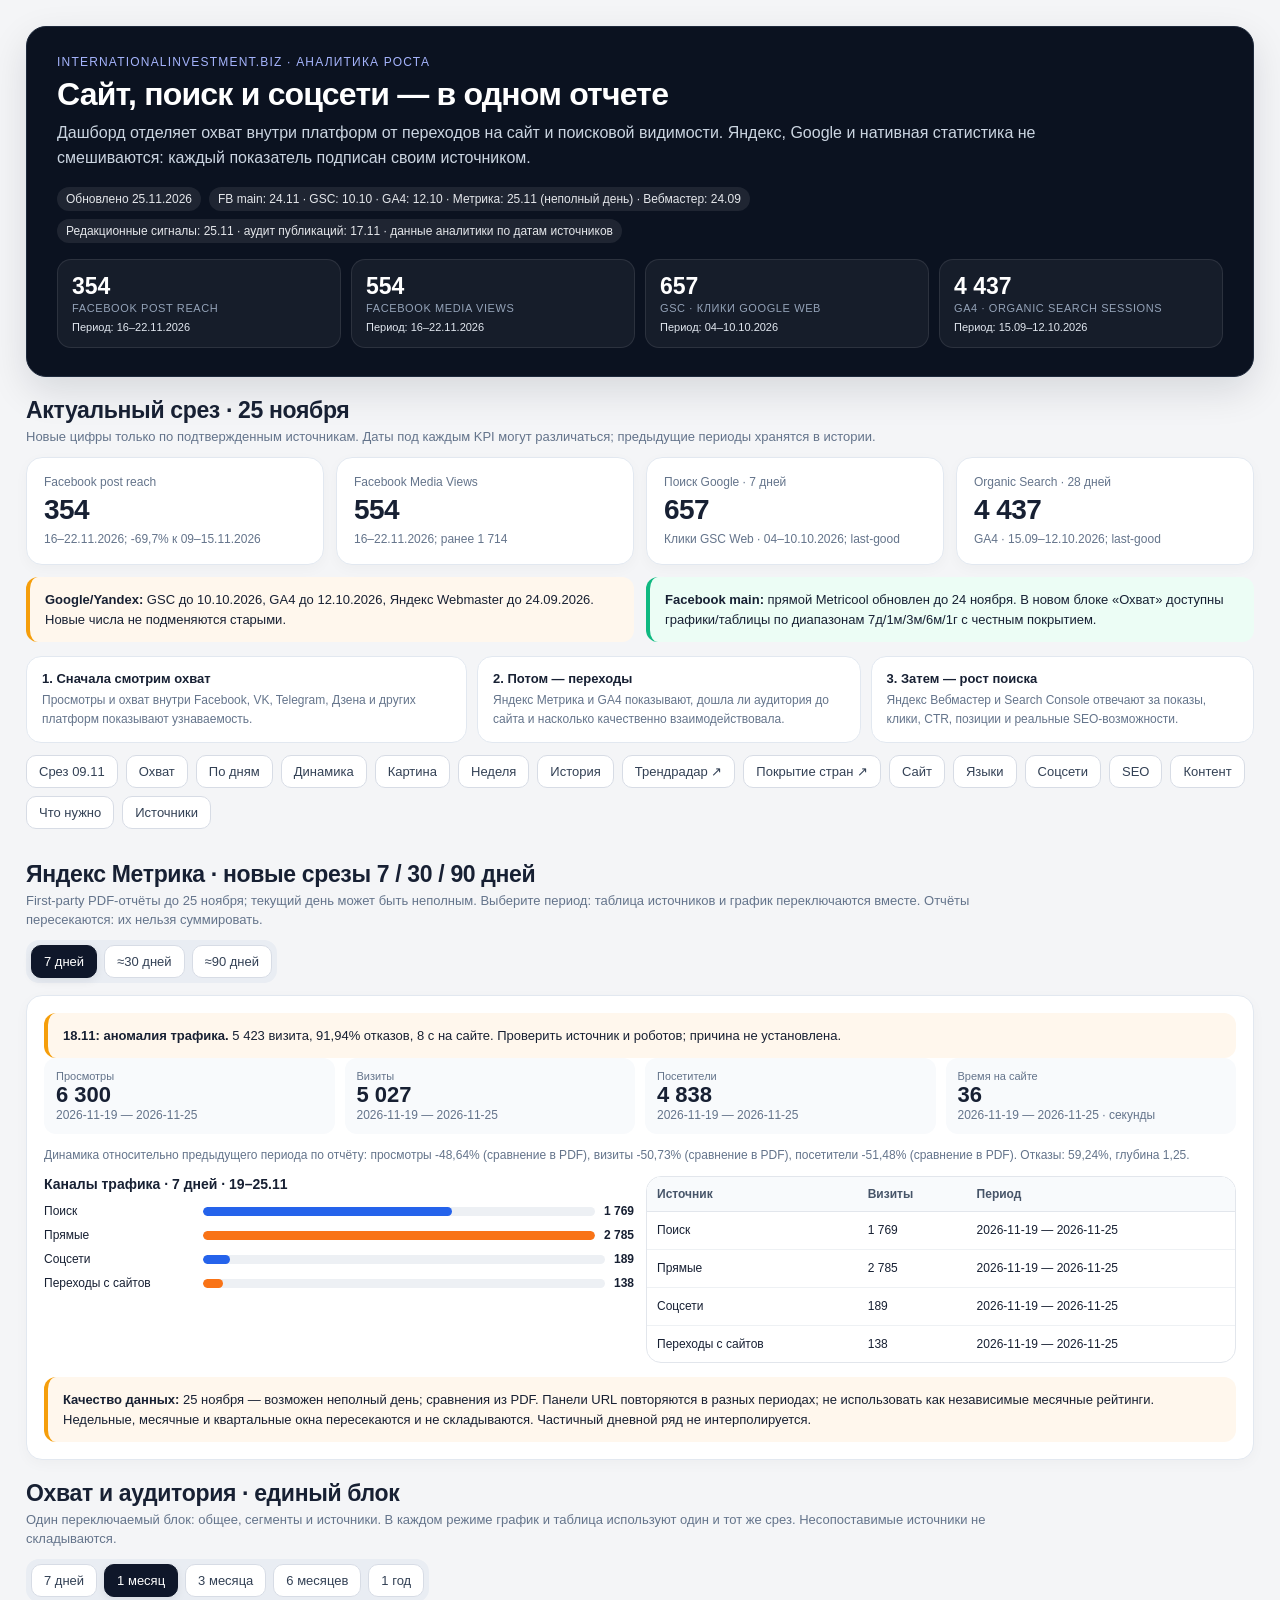
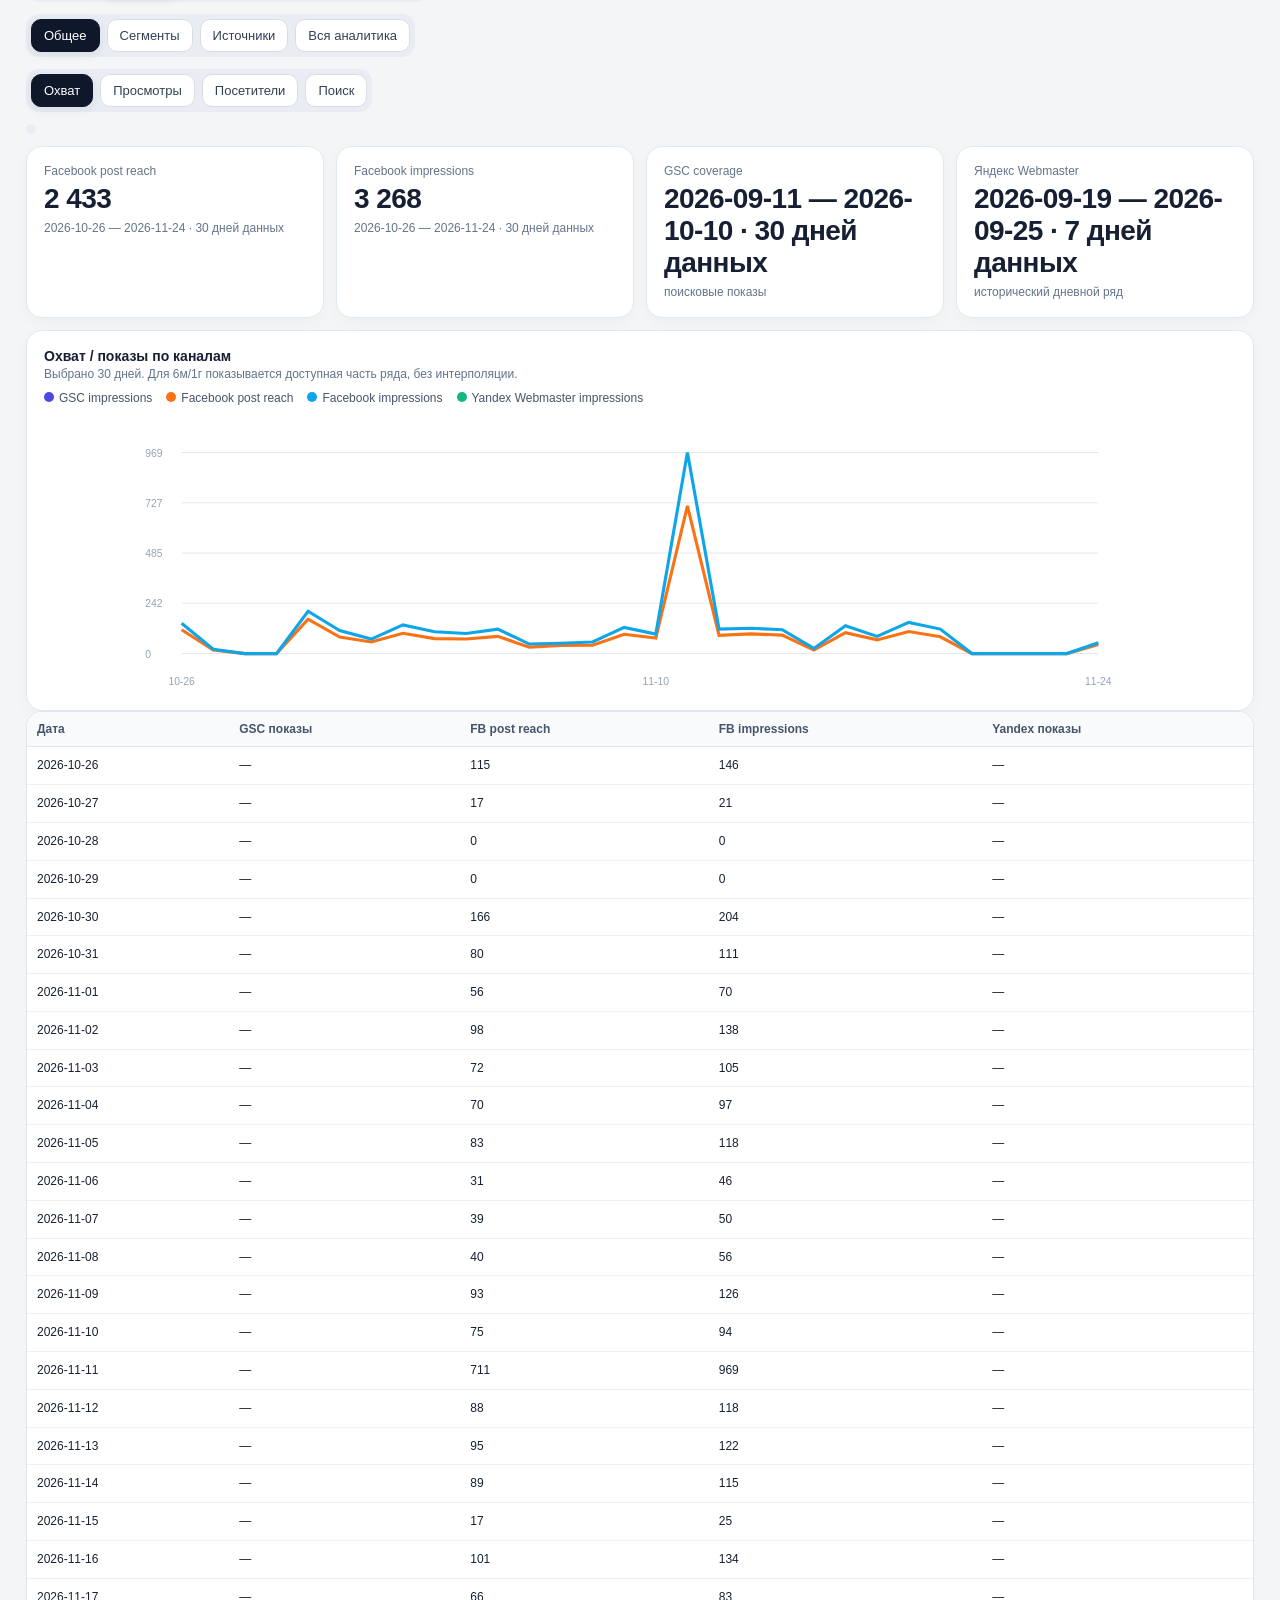
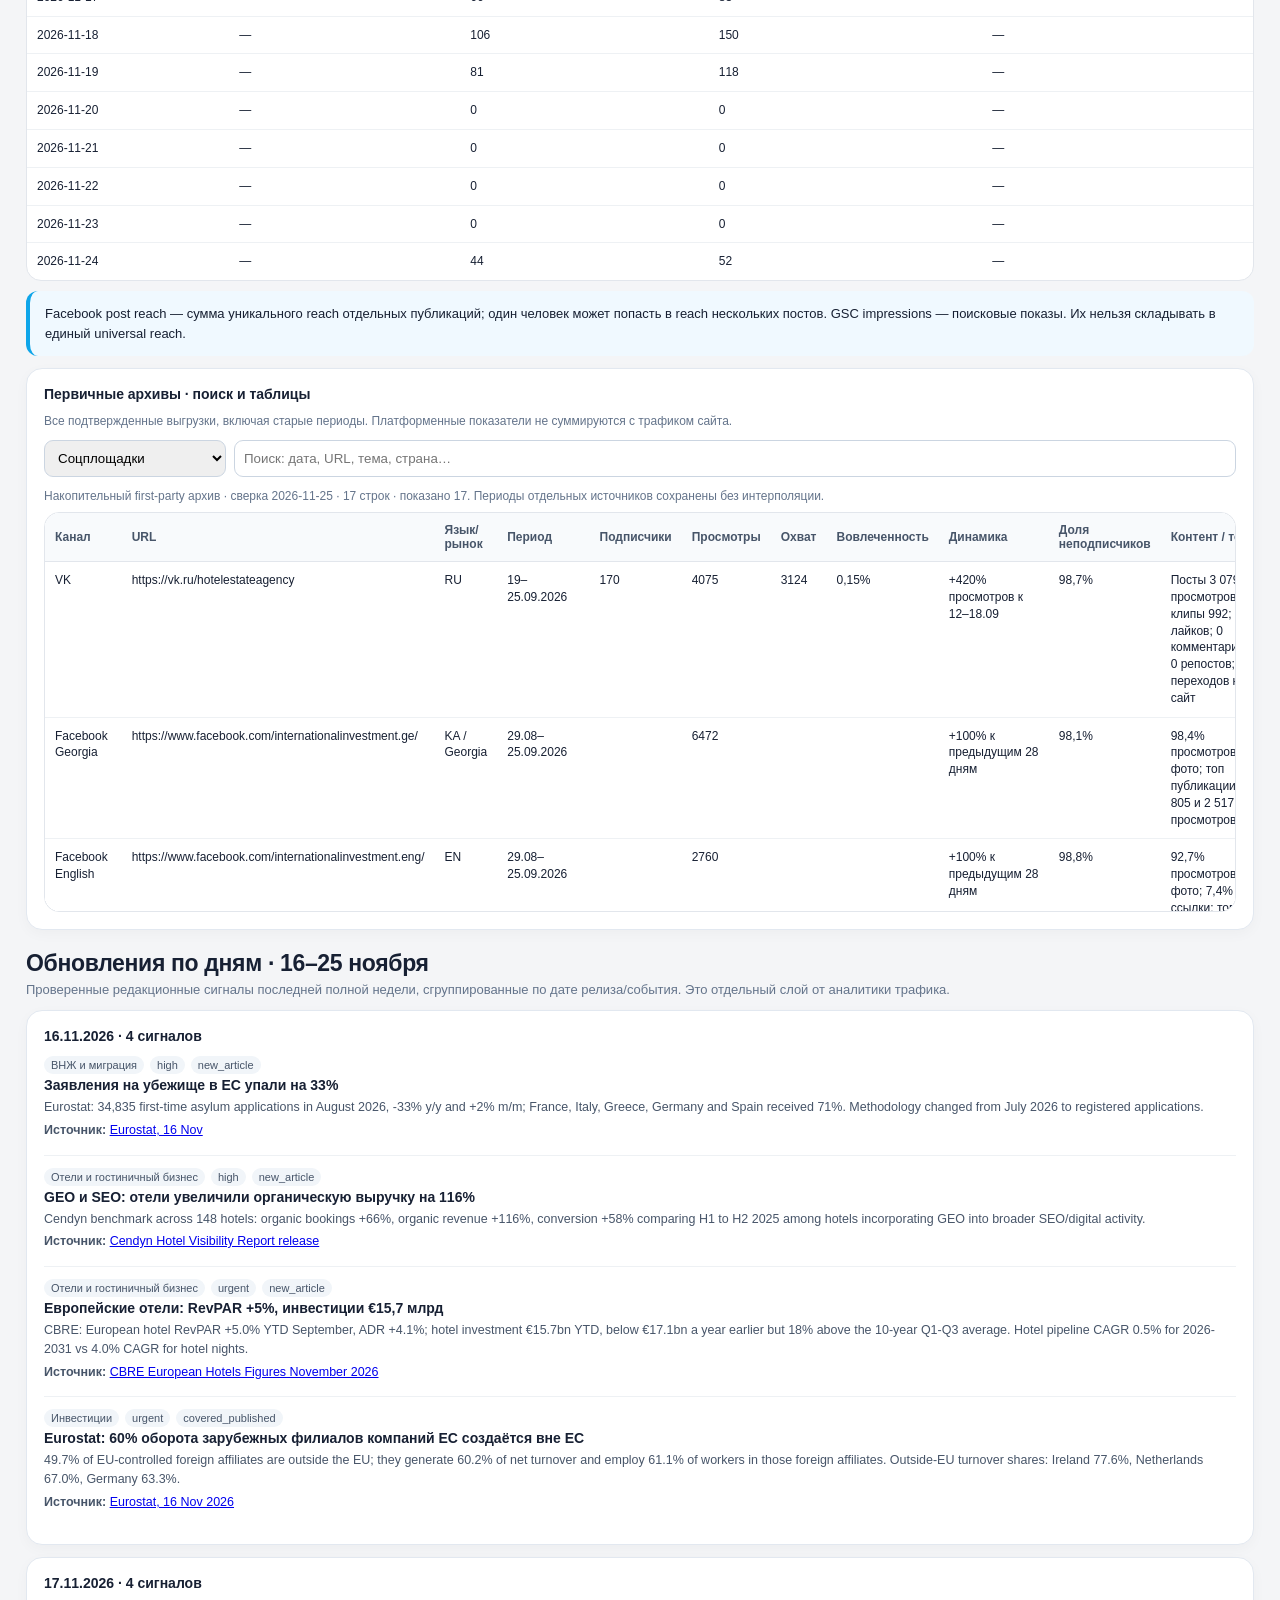
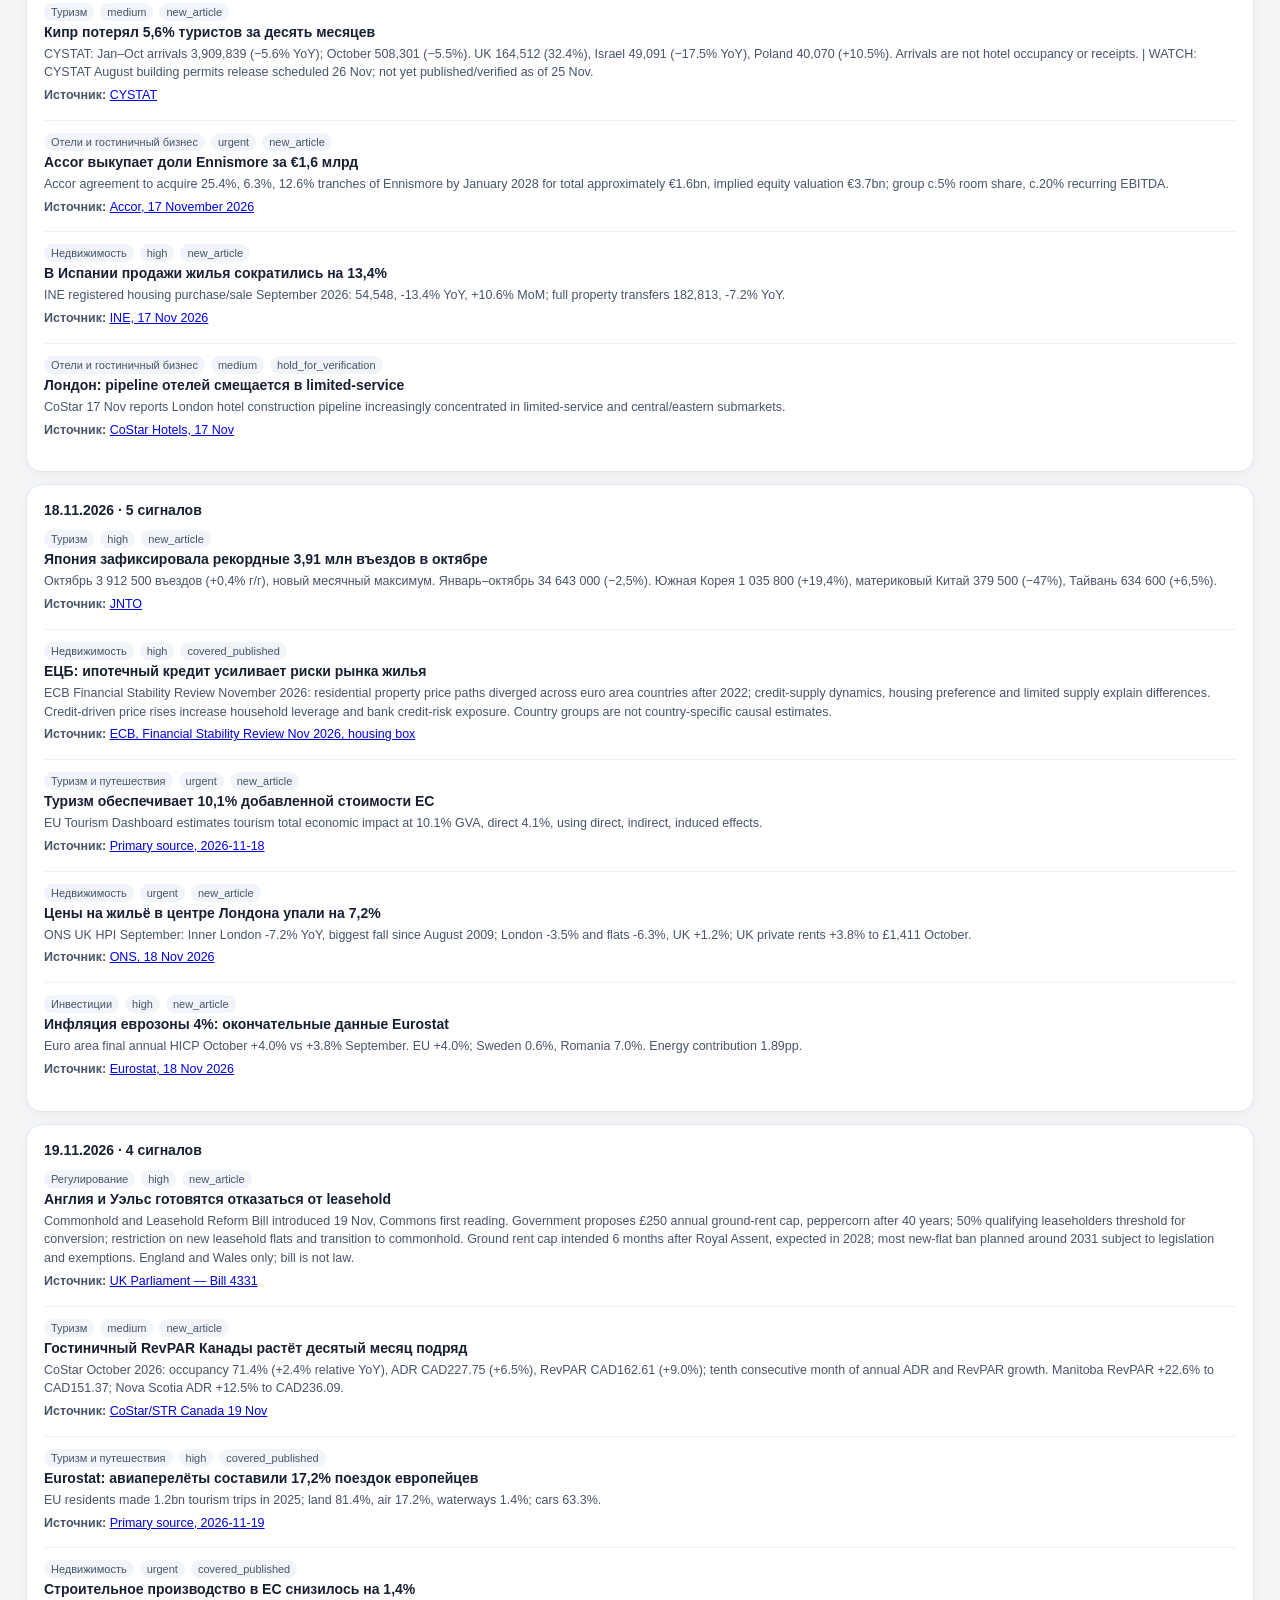
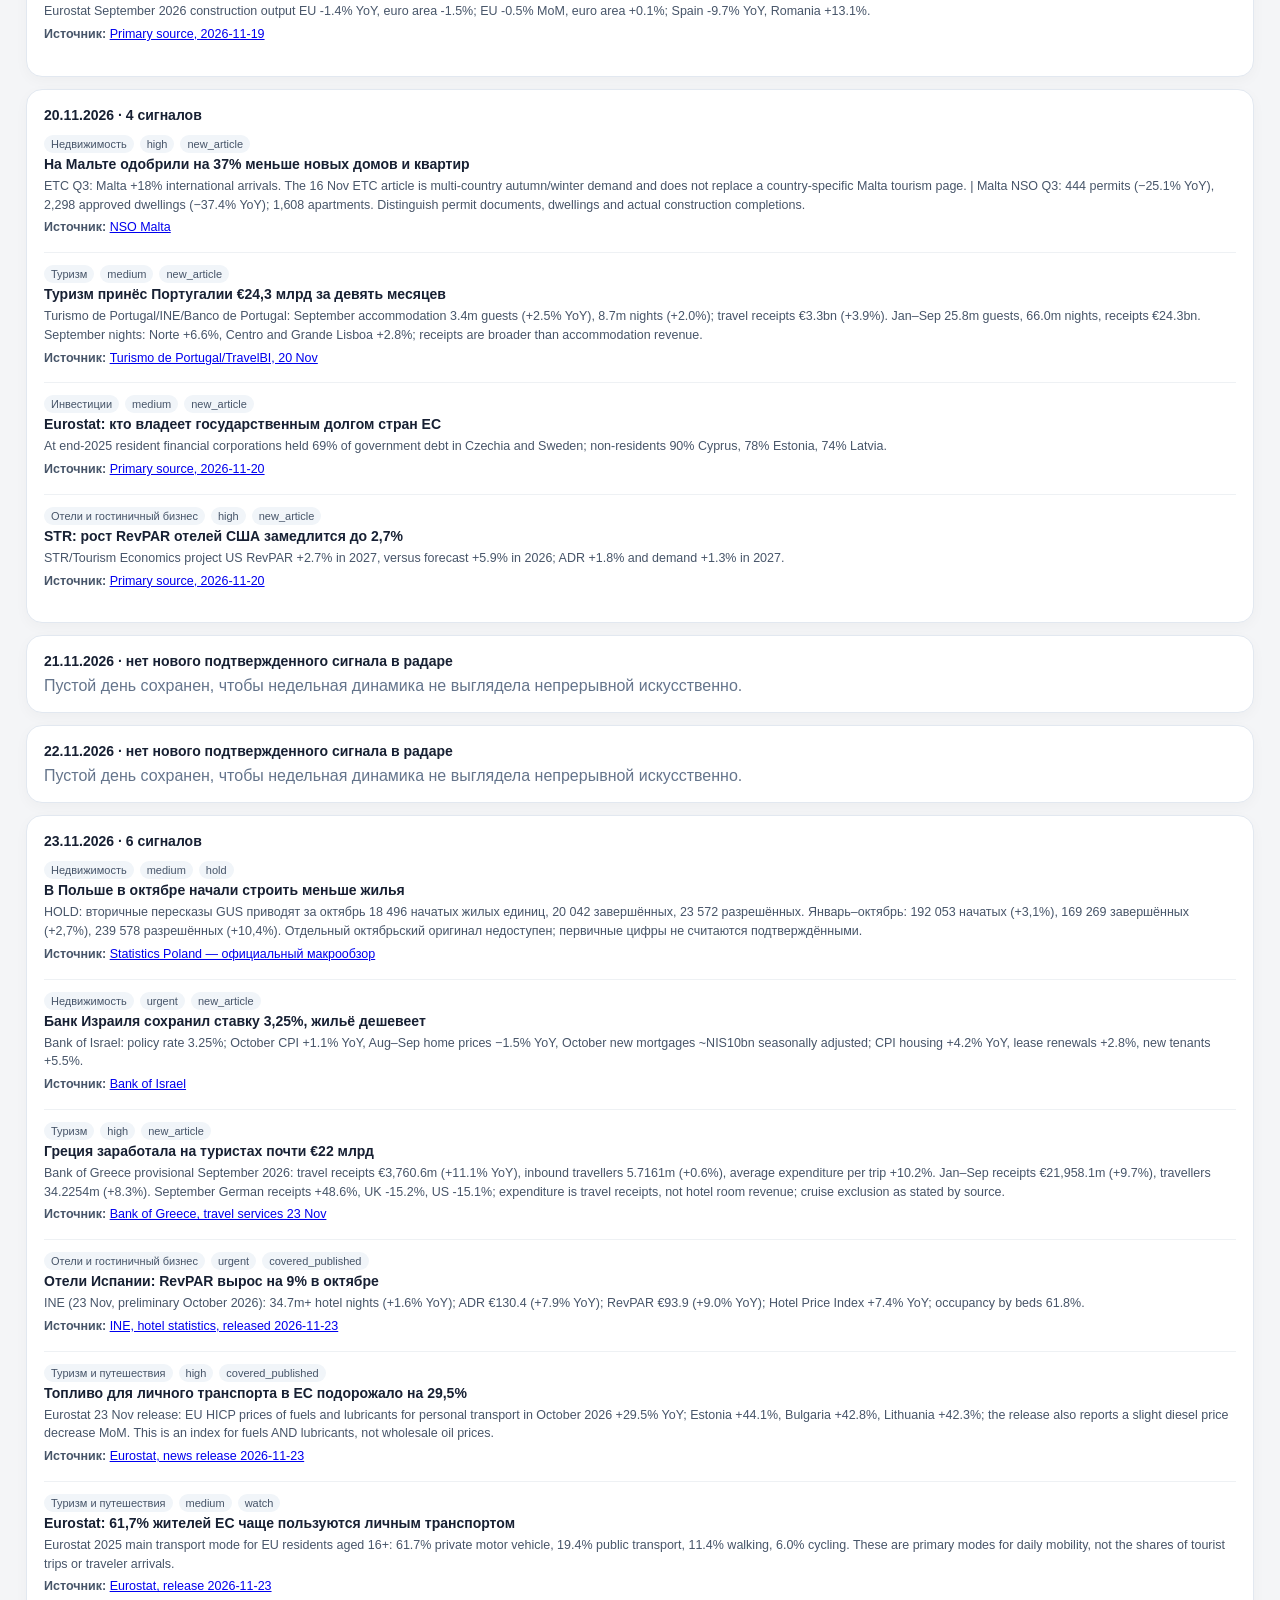
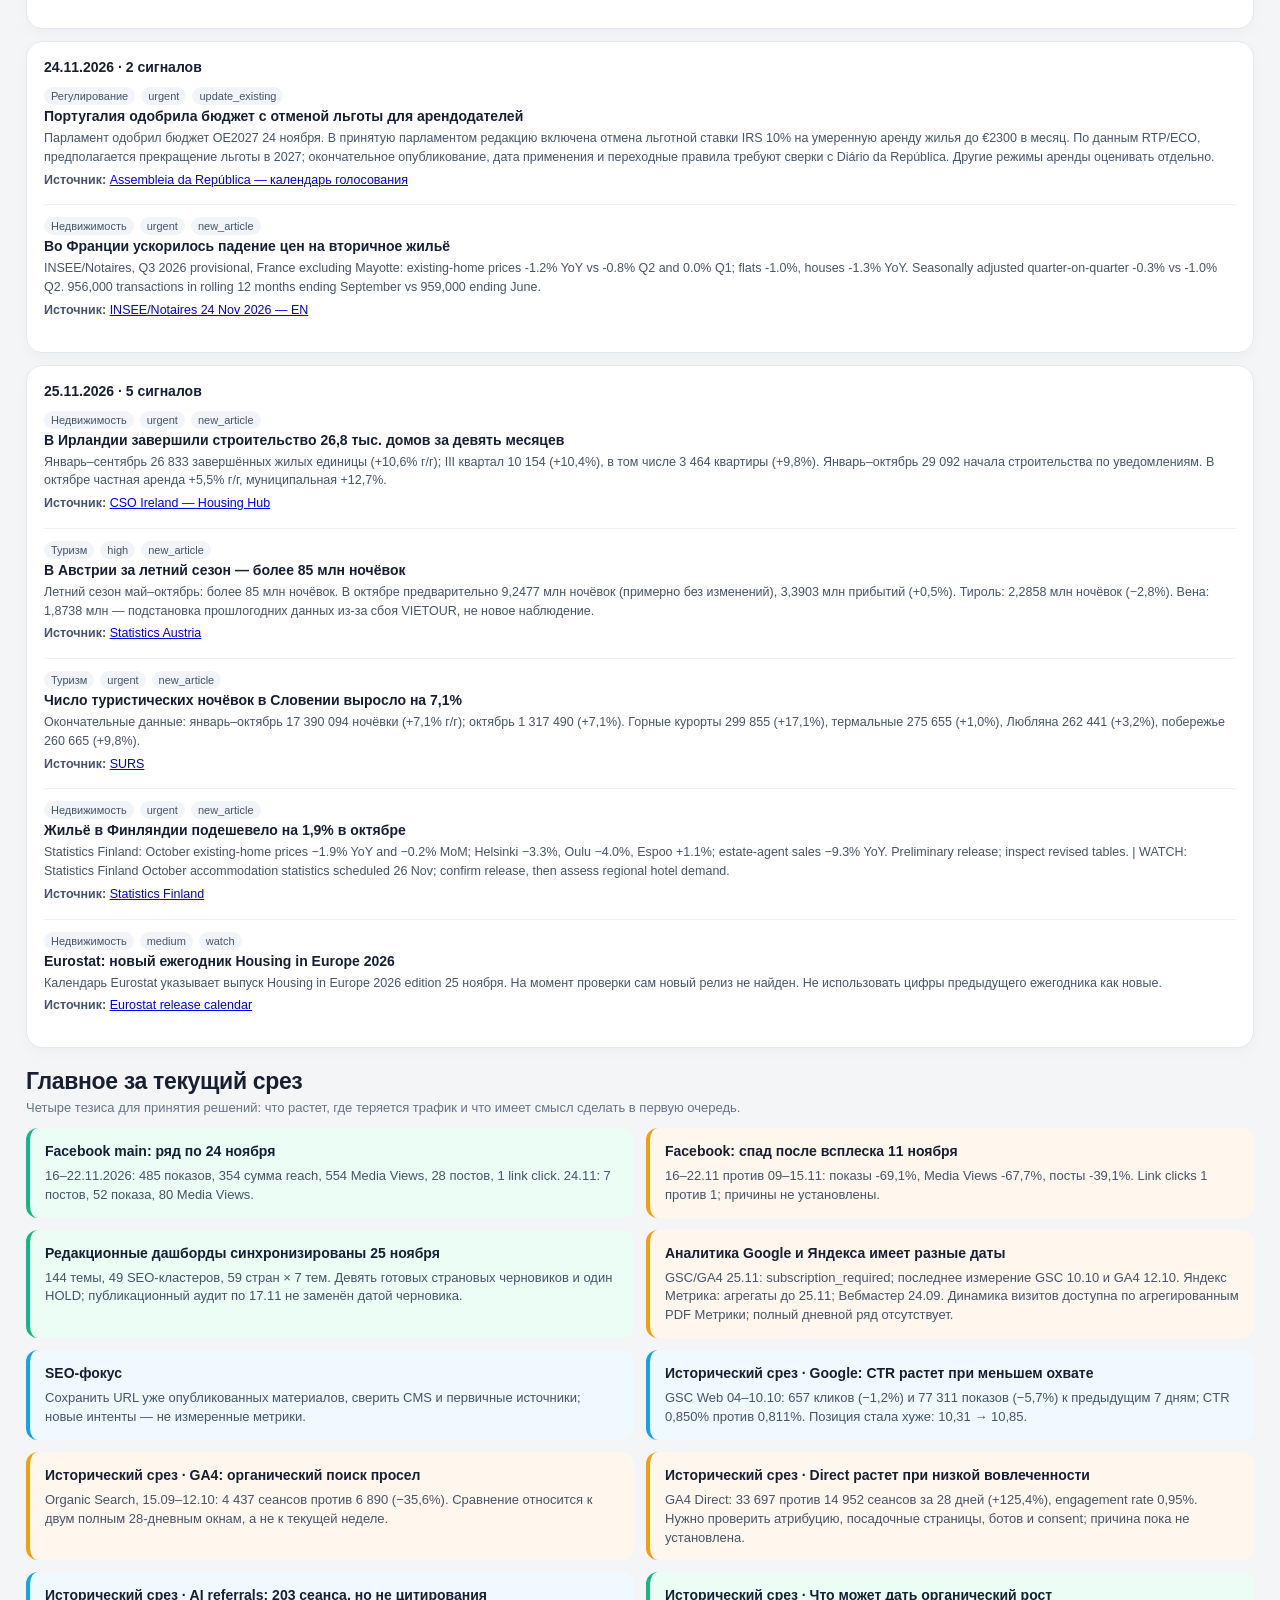
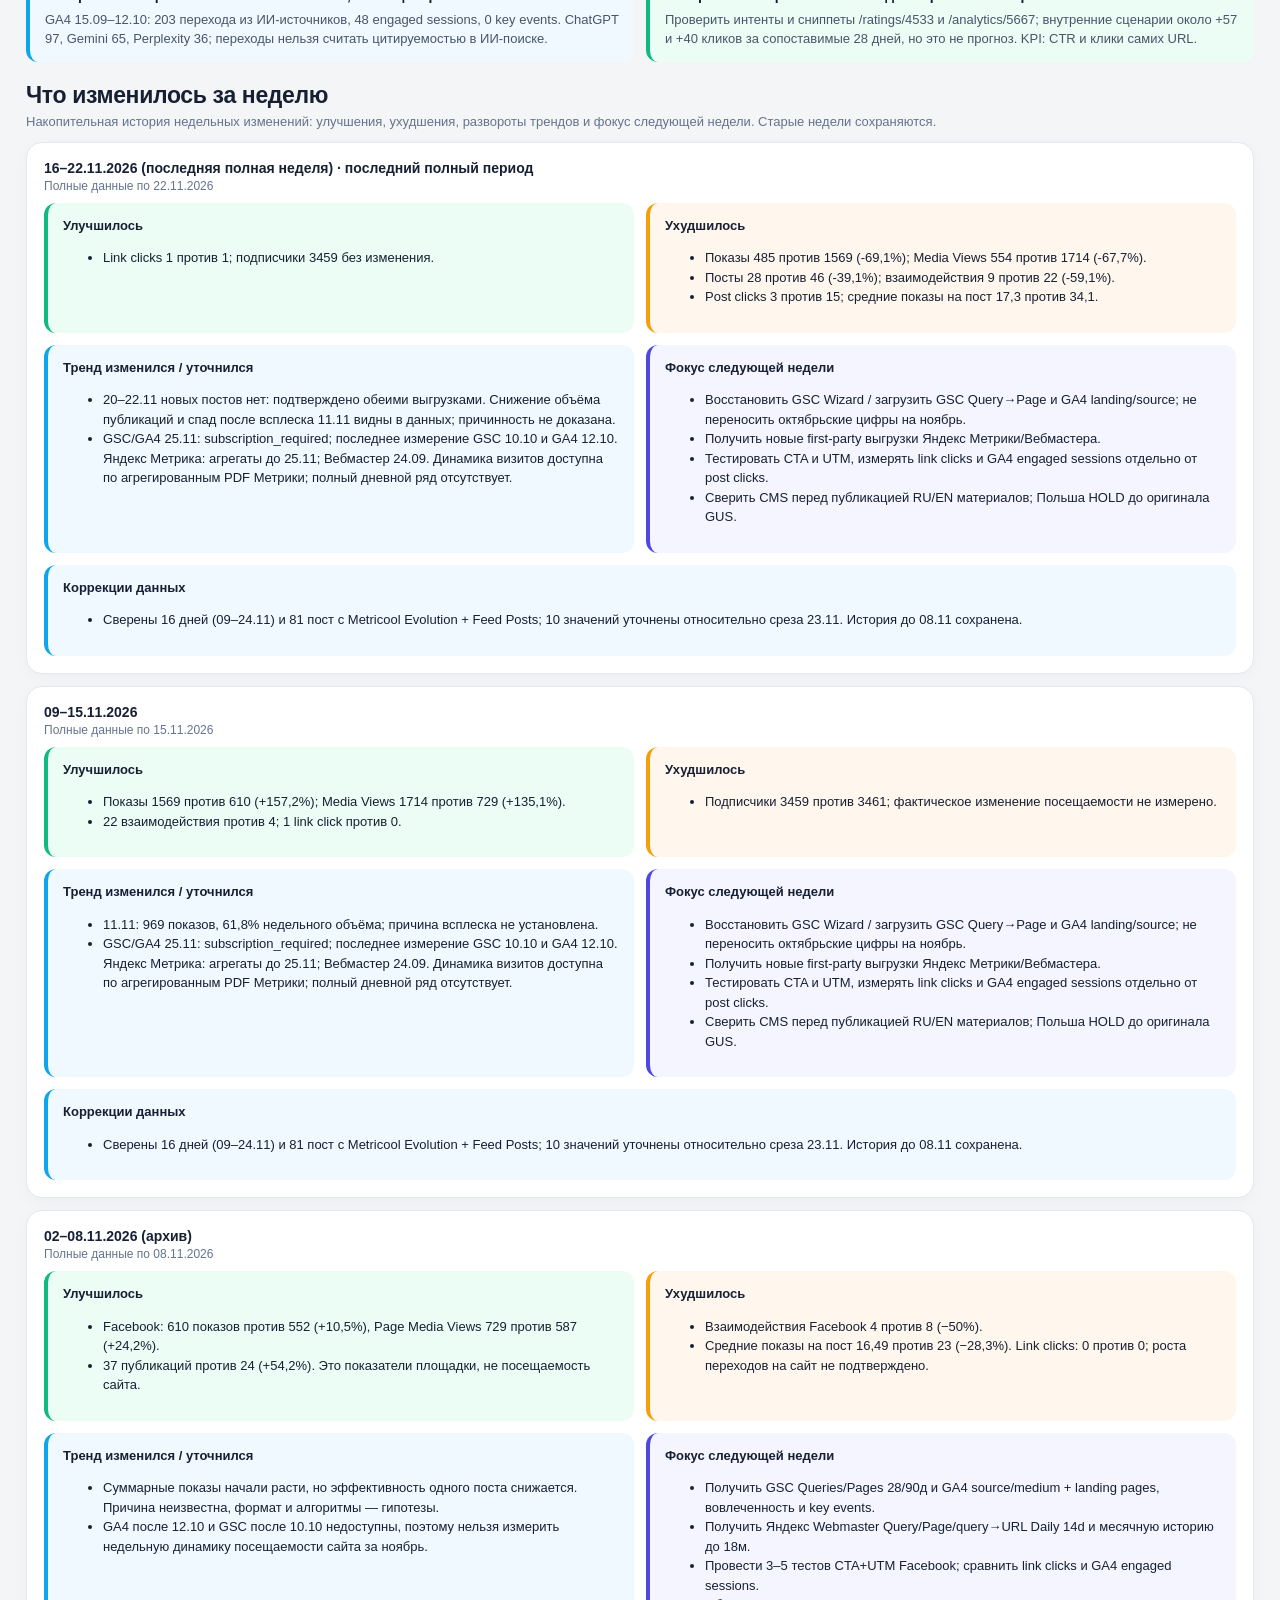
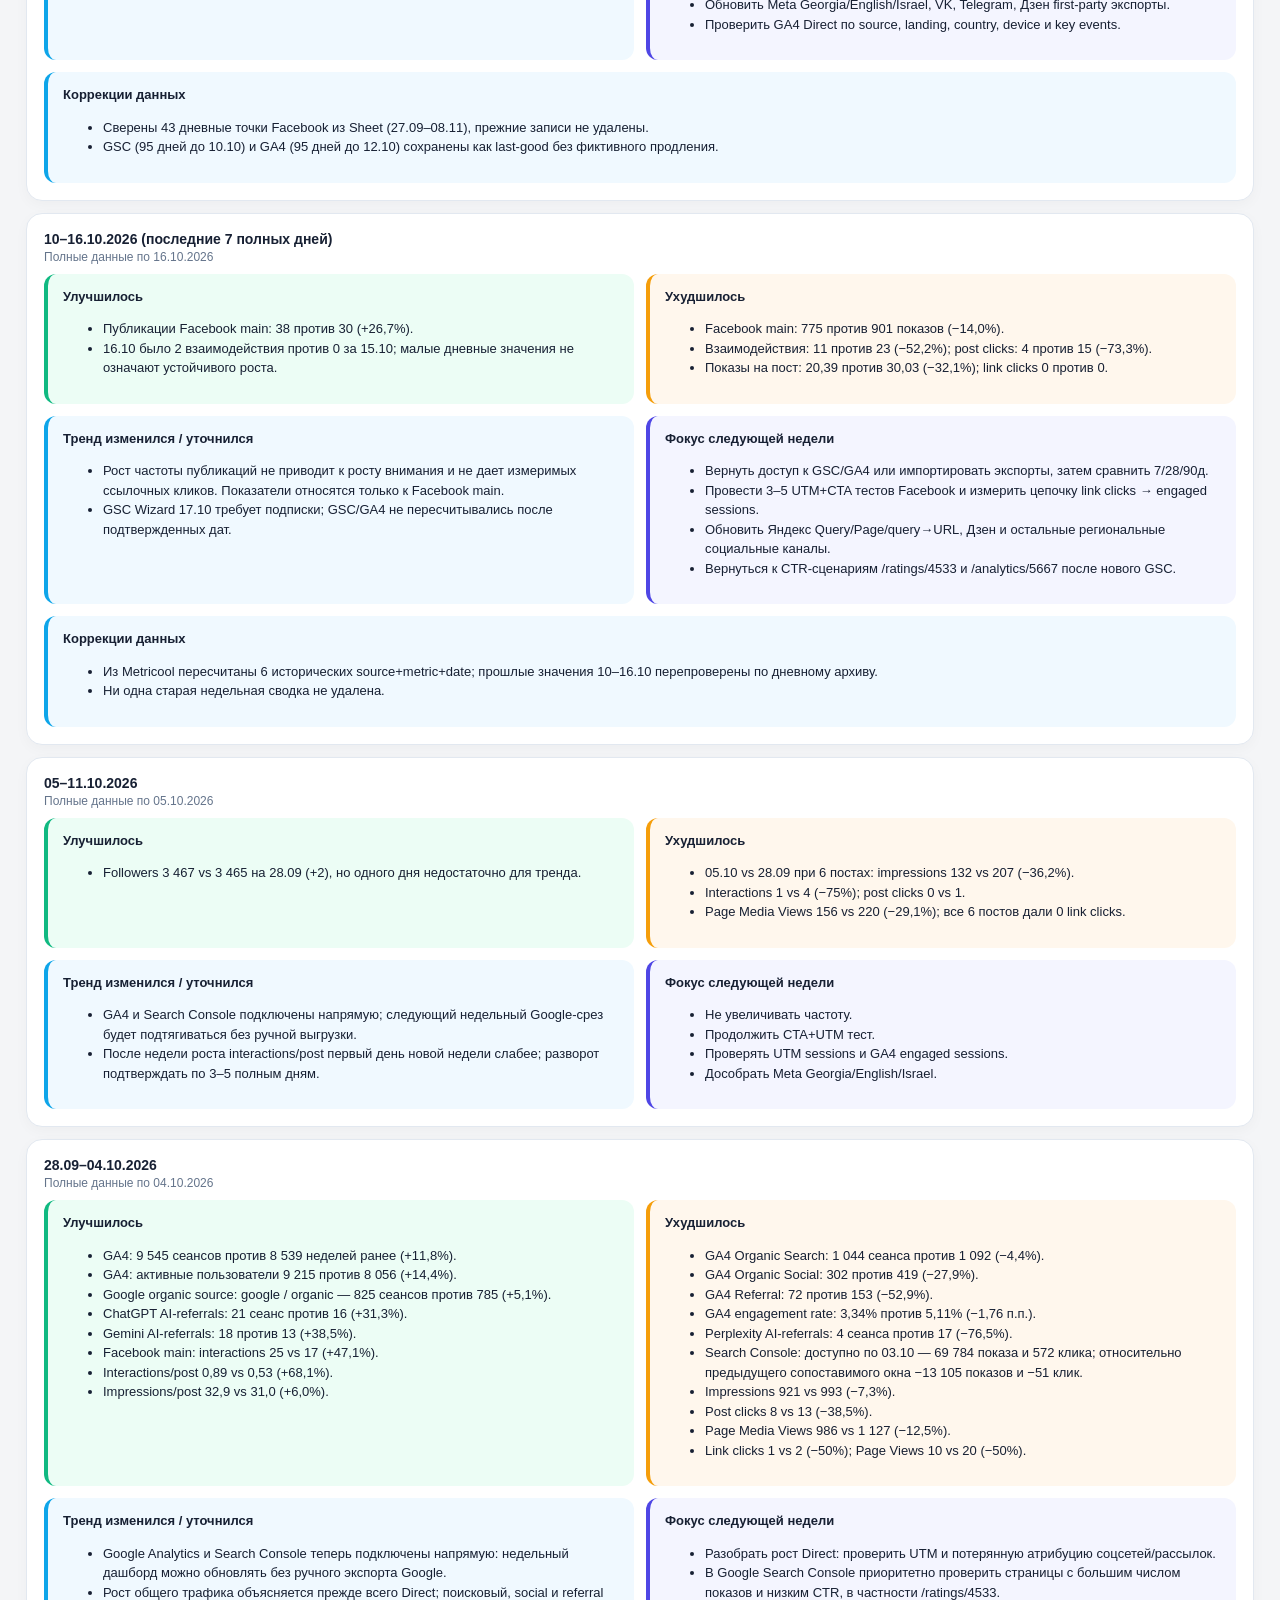
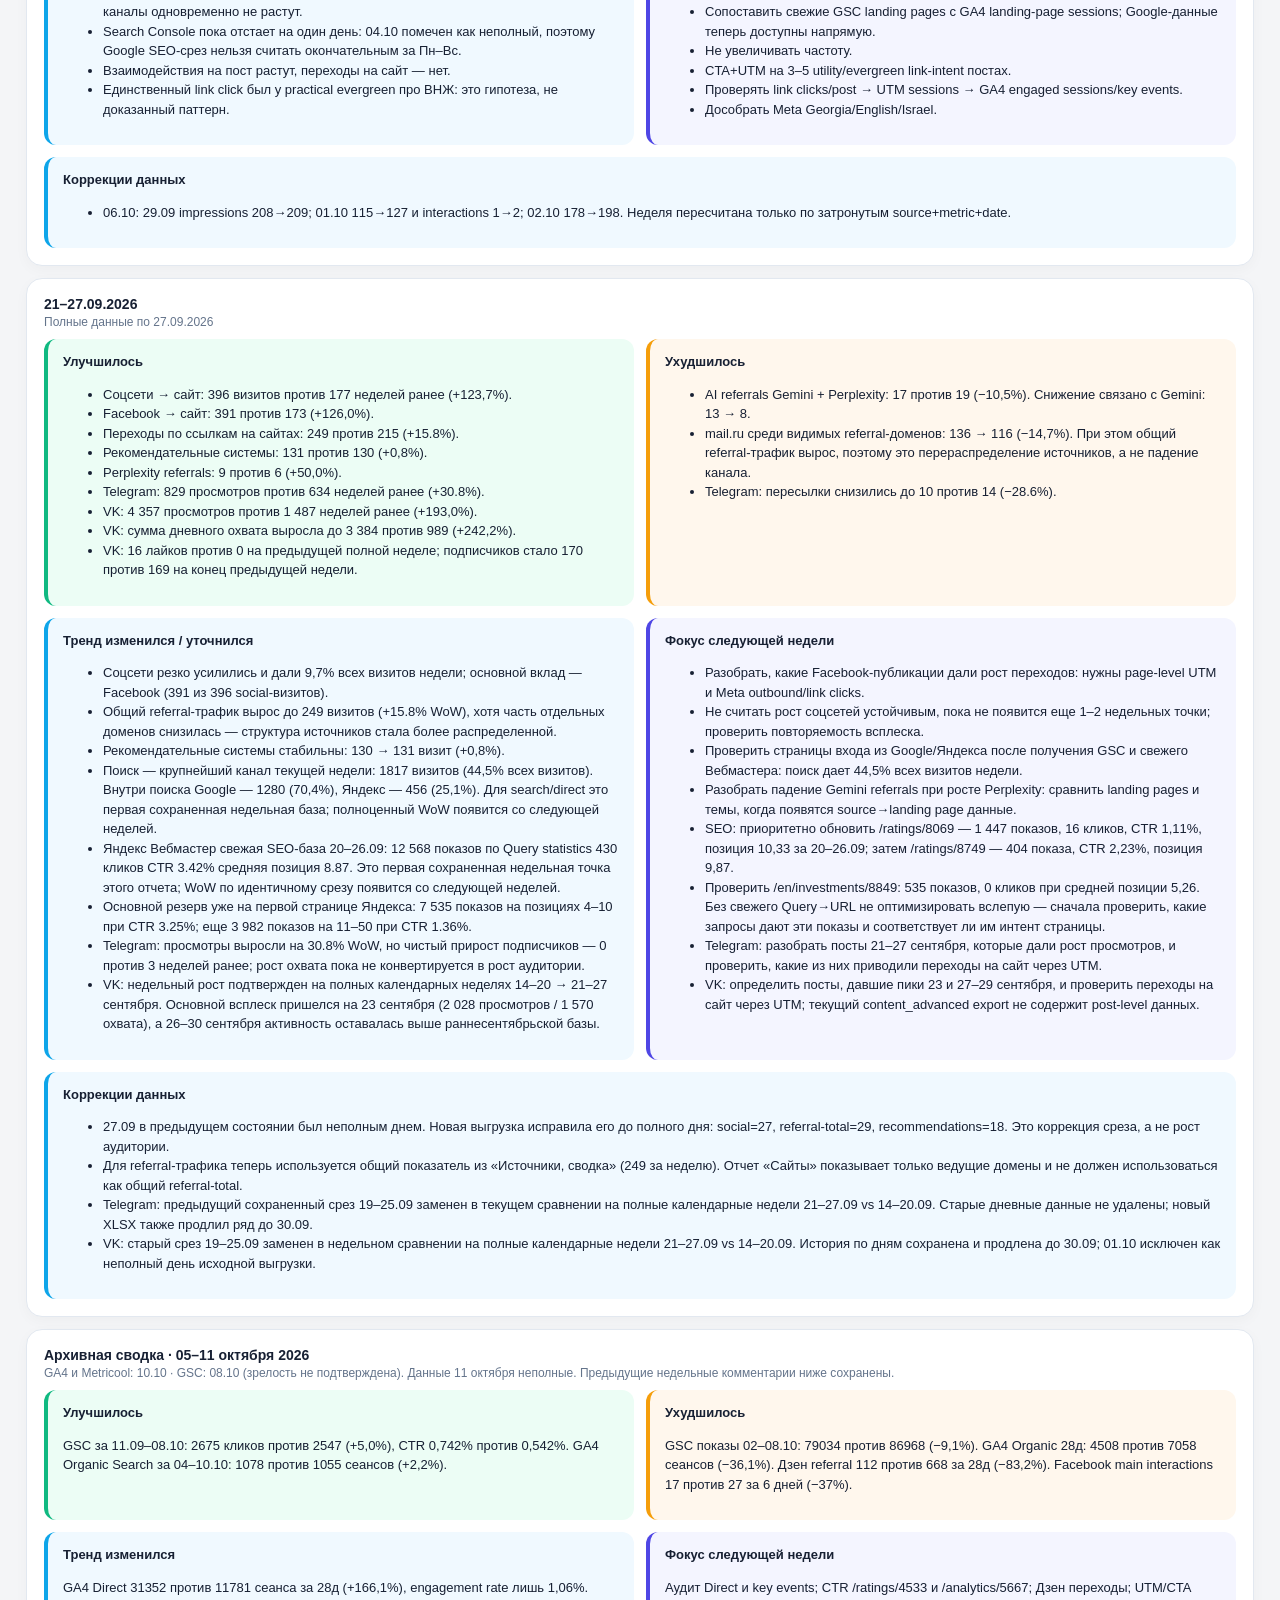
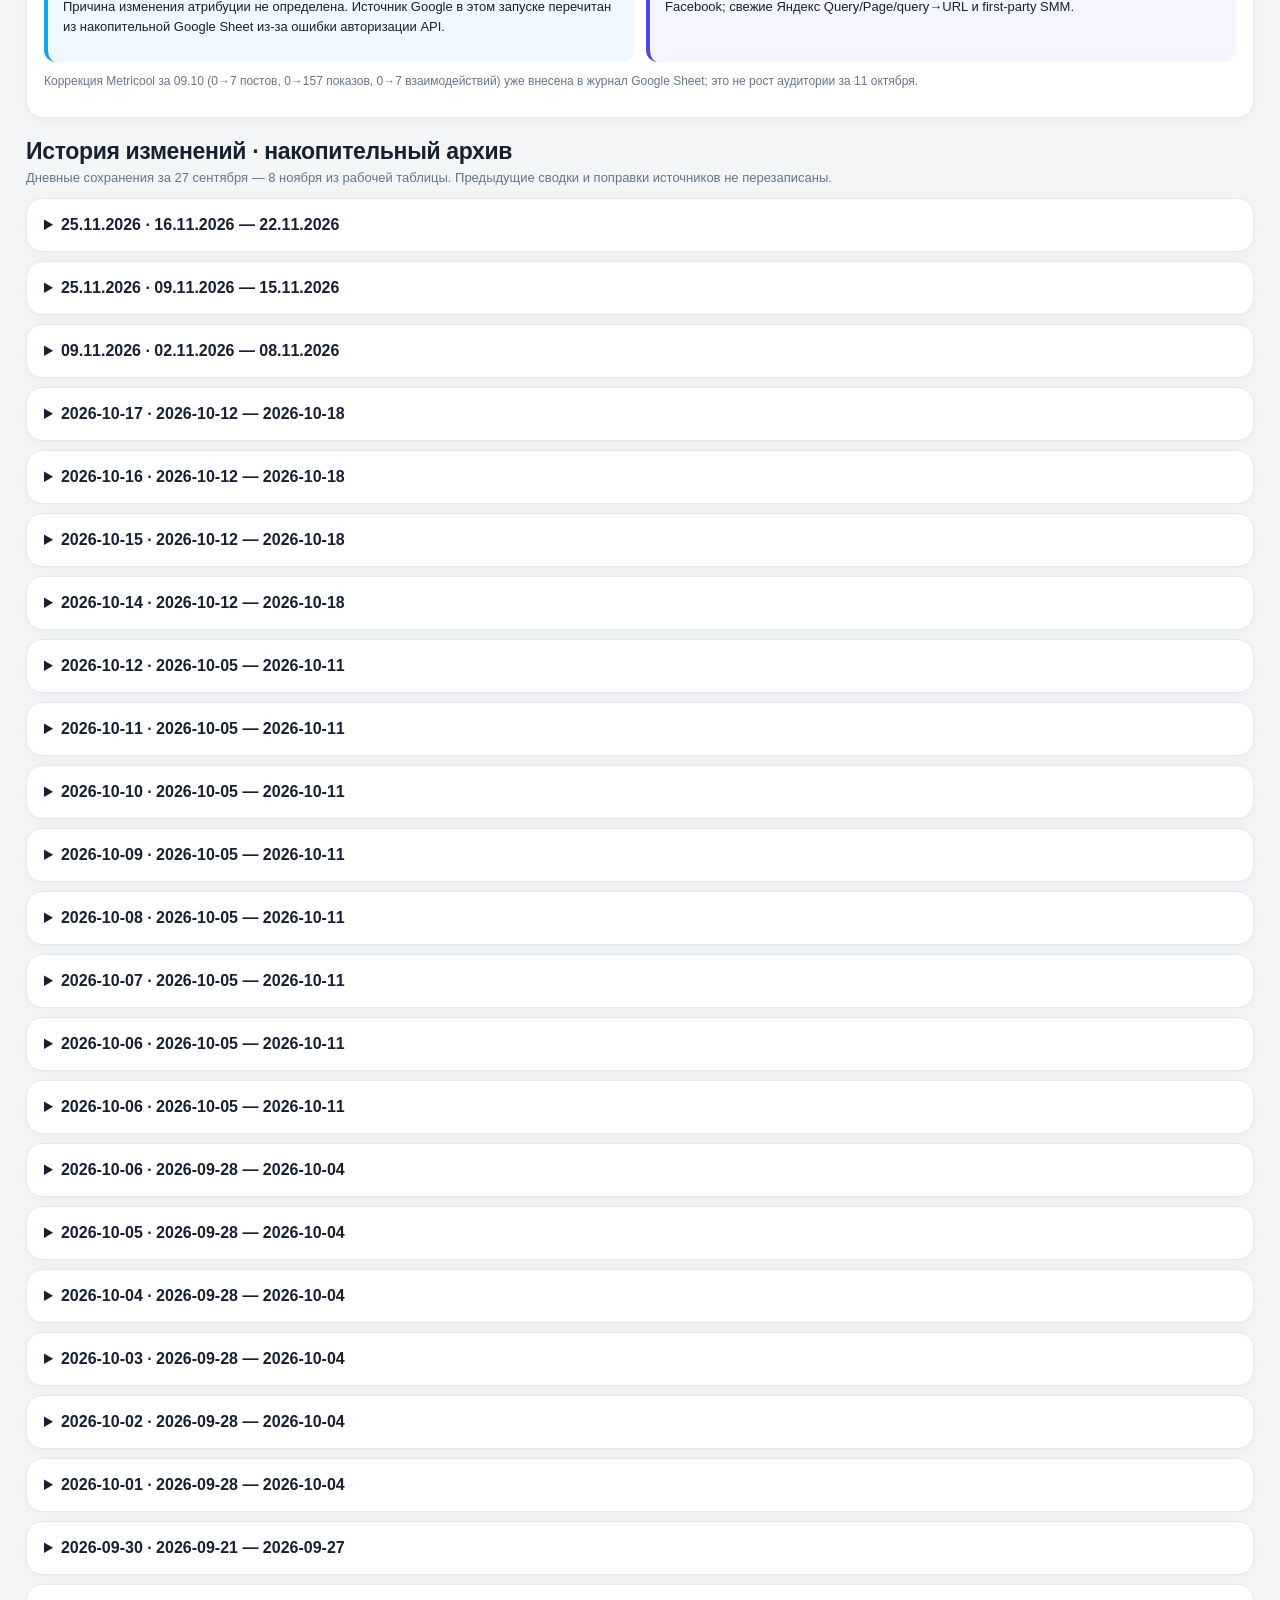
<file: index.html>
<!doctype html><html lang="ru"><head><meta charset="utf-8"><meta name="viewport" content="width=device-width,initial-scale=1"><title>International Investment — единый аналитический дашборд</title><style>*{box-sizing:border-box}body{margin:0;background:#f4f5f7;color:#172033;font-family:Inter,ui-sans-serif,-apple-system,BlinkMacSystemFont,"Segoe UI",Arial,sans-serif}.wrap{max-width:1380px;margin:auto;padding:26px}.top{background:#0b1220;color:white;border-radius:20px;padding:28px 30px;box-shadow:0 14px 38px #0b12201f;border:1px solid #1e293b}.eyebrow{font-size:12px;text-transform:uppercase;letter-spacing:.1em;color:#a5b4fc}.top h1{font-size:32px;margin:7px 0 8px;letter-spacing:-.025em}.top p{margin:0;color:#cbd5e1;max-width:1020px;line-height:1.55}.heroKpis{display:grid;grid-template-columns:repeat(4,minmax(0,1fr));gap:10px;margin-top:16px}.heroKpi{background:#ffffff0c;border:1px solid #ffffff18;border-radius:14px;padding:13px 14px}.heroKpi .hv{font-size:23px;font-weight:800;margin-bottom:2px}.heroKpi .hl{font-size:11px;color:#94a3b8;text-transform:uppercase;letter-spacing:.055em}.heroKpi .hp{font-size:11px;color:#e2e8f0;margin-top:6px;line-height:1.35}.readingGuide{margin-top:14px;display:grid;grid-template-columns:1.15fr 1fr 1fr;gap:10px}.guideCard{background:white;border:1px solid #e2e8f0;border-radius:15px;padding:14px 15px}.guideCard b{display:block;font-size:13px;margin-bottom:4px}.guideCard span{font-size:12px;color:#64748b;line-height:1.4}.stamp{margin-top:16px;display:flex;gap:8px;flex-wrap:wrap}.badge{font-size:12px;padding:5px 9px;border-radius:999px;background:#eef2ff;color:#3730a3}.top .badge{background:#ffffff15;color:#e5e7eb}.nav{position:sticky;top:0;z-index:10;background:#f4f5f7eF;backdrop-filter:blur(8px);padding:12px 0;display:flex;gap:8px;flex-wrap:wrap}.nav a,.pill{border:1px solid #d7dce5;background:white;color:#334155;padding:8px 12px;border-radius:10px;text-decoration:none;font-size:13px;cursor:pointer;transition:.15s ease}.pill.active,.nav a:hover{background:#0f172a;color:white;border-color:#0f172a;box-shadow:0 3px 10px #0f172a14}.section{margin-top:20px}.sectionHead{display:flex;justify-content:space-between;gap:18px;align-items:flex-end;margin-bottom:10px}.section h2{font-size:23px;margin:0;letter-spacing:-.015em}.desc{font-size:13px;color:#64748b;line-height:1.45;margin-top:4px;max-width:1000px}.controls{display:flex;gap:7px;flex-wrap:wrap}.grid{display:grid;gap:12px}.kpis{grid-template-columns:repeat(4,minmax(0,1fr))}.card{background:white;border:1px solid #e2e8f0;border-radius:16px;padding:17px;box-shadow:0 4px 14px #0f172a08}.card:hover{border-color:#cbd5e1}.kpi .label{font-size:12px;color:#64748b}.kpi .value{font-size:28px;font-weight:800;margin:5px 0;letter-spacing:-.02em}.kpi .comment{font-size:12px;color:#64748b;line-height:1.35}.delta.up{color:#059669}.delta.down{color:#dc2626}.delta.flat{color:#64748b}.split{grid-template-columns:1.35fr 1fr}.chartTitle{font-weight:700;font-size:14px}.chartSub{font-size:12px;color:#64748b;margin-top:3px;margin-bottom:10px}.chart{height:250px;width:100%}.bars{display:flex;flex-direction:column;gap:10px}.barrow{display:grid;grid-template-columns:150px 1fr auto;gap:9px;align-items:center;font-size:12px}.track{height:9px;background:#edf0f4;border-radius:999px;overflow:hidden}.fill{height:100%;background:#4f46e5;border-radius:999px}.note{border-left:4px solid #4f46e5;background:#f4f5ff;padding:13px 15px;border-radius:12px;font-size:13px;line-height:1.5}.note.warn{border-color:#f59e0b;background:#fff7ed}.note.good{border-color:#10b981;background:#ecfdf5}.note.info{border-color:#0ea5e9;background:#f0f9ff}.summaryGrid{grid-template-columns:repeat(2,minmax(0,1fr))}.summaryItem h3{font-size:14px;margin:0 0 5px}.summaryItem p{font-size:13px;color:#475569;line-height:1.45;margin:0}.sourceTabs,.periodTabs,.socialTabs,.seoTabs{display:flex;gap:7px;flex-wrap:wrap;margin:8px 0 12px;padding:5px;background:#e9edf3;border-radius:13px;width:max-content;max-width:100%}.tableWrap{overflow:auto;border:1px solid #e2e6ec;border-radius:15px;background:white}.table{width:100%;border-collapse:collapse;font-size:12px}.table th{position:sticky;top:0;background:#f8fafc;text-align:left;color:#475569;font-weight:700;padding:10px;border-bottom:1px solid #e2e6ec}.table td{padding:10px;border-bottom:1px solid #eef1f4;vertical-align:top;line-height:1.4}.table tr:last-child td{border-bottom:0}.metricLabel{font-weight:700}.muted{color:#64748b}.twoCol{grid-template-columns:1fr 1fr}.threeCol{grid-template-columns:repeat(3,minmax(0,1fr))}.socialPanel h3{margin:0 0 4px}.socialMeta{font-size:12px;color:#64748b}.socialNumbers{grid-template-columns:repeat(4,minmax(0,1fr));margin-top:12px}.mini{background:#f8fafc;border-radius:12px;padding:12px}.mini .n{font-size:22px;font-weight:750}.mini .l{font-size:11px;color:#64748b}.rec{margin-top:12px;padding:12px;border-radius:12px;background:#f8fafc}.rec b{font-size:12px}.rec p{font-size:13px;line-height:1.45;margin:5px 0 0}.seoList{display:grid;gap:10px}.seoItem{background:white;border:1px solid #e2e6ec;border-radius:15px;padding:15px}.seoTop{display:flex;gap:8px;align-items:center;flex-wrap:wrap}.prio{font-size:11px;background:#172033;color:white;border-radius:99px;padding:4px 8px}.status{font-size:11px;background:#f1f5f9;color:#475569;border-radius:99px;padding:4px 8px}.seoItem h3{font-size:15px;margin:9px 0 5px}.seoItem p{font-size:12.5px;line-height:1.5;color:#475569;margin:4px 0}.plan{display:grid;gap:8px}.planRow{display:grid;grid-template-columns:40px 1fr auto;gap:10px;align-items:start;border-bottom:1px solid #eef1f4;padding:9px 0}.planRow:last-child{border:0}.rank{font-size:20px;font-weight:800;color:#4f46e5}.legendBox{font-size:12px;color:#64748b;line-height:1.5}.foot{margin:24px 0 60px;color:#64748b;font-size:12px}.hidden{display:none!important}@media(max-width:900px){.kpis,.socialNumbers,.threeCol,.twoCol,.split,.summaryGrid,.heroKpis,.readingGuide{grid-template-columns:1fr 1fr}}@media(max-width:620px){.wrap{padding:14px}.kpis,.socialNumbers,.threeCol,.twoCol,.split,.summaryGrid,.heroKpis,.readingGuide{grid-template-columns:1fr}.top h1{font-size:24px}.sectionHead{align-items:flex-start;flex-direction:column}.barrow{grid-template-columns:105px 1fr auto}}
#unifiedAnalytics{margin:18px 0 22px}.uaControls{display:flex;gap:9px;flex-wrap:wrap;margin:12px 0}.uaControls label{font-size:12px;font-weight:700;color:#475569}.uaControls select{display:block;margin-top:4px;padding:9px 12px;border:1px solid #cbd5e1;border-radius:10px;background:white;min-width:145px;color:#172033}.uaStats{display:grid;grid-template-columns:repeat(3,minmax(0,1fr));gap:10px}.uaStat{background:#f8fafc;padding:12px;border-radius:12px}.uaStat strong{display:block;font-size:23px}.uaStat small{color:#64748b}.uaSvg{width:100%;height:auto;display:block}.uaLegend{display:flex;gap:16px;flex-wrap:wrap;font-size:12px;color:#475569;margin:8px 0}.uaLegend i{display:inline-block;width:20px;border-top:3px solid #2563eb;margin-right:6px;vertical-align:middle}.uaLegend i.orange{border-top:3px dashed #f97316}.uaTable{max-height:360px;overflow:auto}.uaEmpty{padding:20px;color:#92400e;background:#fffbeb;border-radius:10px}.uaHelp{font-size:12px;color:#64748b;line-height:1.6;margin:10px 0}@media(max-width:650px){.uaStats{grid-template-columns:1fr}.uaControls label{width:100%}.uaControls select{width:100%}}.audienceMeta{font-size:12px;color:#64748b;margin:8px 0 12px}.legendInline{display:flex;gap:14px;flex-wrap:wrap;font-size:12px;color:#475569;margin:8px 0}.legendDot{display:inline-block;width:10px;height:10px;border-radius:50%;margin-right:5px}.dailyDay{margin-bottom:12px}.dailyItem{padding:11px 0;border-bottom:1px solid #eef1f4}.dailyItem:last-child{border-bottom:0}.dailyItem h4{font-size:14px;margin:3px 0 5px}.dailyItem p{font-size:12.5px;line-height:1.5;margin:4px 0;color:#475569}.sourceChip{display:inline-block;font-size:11px;padding:3px 7px;border-radius:999px;background:#f1f5f9;color:#475569;margin-right:6px}.hubChart{height:280px}.emptyChart{display:flex;align-items:center;justify-content:center;height:220px;color:#64748b;font-size:13px;background:#f8fafc;border-radius:12px}</style></head><body><div class="wrap">
<header class="top"><div class="eyebrow">InternationalInvestment.biz · аналитика роста</div><h1>Сайт, поиск и соцсети — в одном отчете</h1><p>Дашборд отделяет охват внутри платформ от переходов на сайт и поисковой видимости. Яндекс, Google и нативная статистика не смешиваются: каждый показатель подписан своим источником.</p><div class="stamp"><span class="badge">Обновлено 25.11.2026</span><span class="badge">FB main: 24.11 · GSC: 10.10 · GA4: 12.10 · Метрика: 25.11 (неполный день) · Вебмастер: 24.09</span><span class="badge">Редакционные сигналы: 25.11 · аудит публикаций: 17.11 · данные аналитики по датам источников</span></div><div class="heroKpis" id="heroKpis"></div></header><section class="section" id="latest"><div class="sectionHead"><div><h2>Актуальный срез · 25 ноября</h2><div class="desc">Новые цифры только по подтвержденным источникам. Даты под каждым KPI могут различаться; предыдущие периоды хранятся в истории.</div></div></div><div id="freshHome"></div></section><section class="section" id="unifiedAnalytics" style="display:none" aria-hidden="true"><div class="sectionHead"><div><h2>Общий охват и посещаемость · динамика</h2><div class="desc">График и таблица с единым переключателем. Платформенные показы, просмотры, посетители и источники не суммируются между собой.</div></div></div><div class="card"><div class="uaControls"><label>Период<select id="uaPeriod"><option value="7">Неделя</option><option value="30">Месяц</option><option value="90">3 месяца</option><option value="180">Полгода</option><option value="365">Год</option></select></label><label>Показатель<select id="uaMetric"><option value="overview">Общее</option><option value="views">Просмотры</option><option value="visitors">Посетители</option><option value="sources">Источники</option></select></label><label>Сегмент / источник<select id="uaSource"><option value="facebook">Facebook main · Metricool</option><option value="ga4">Сайт · GA4 Organic</option><option value="gsc">Google · GSC</option></select></label></div><div id="uaStats" class="uaStats"></div><div id="uaChart"></div><div id="uaLegend" class="uaLegend"></div><div id="uaInfo" class="uaHelp"></div><div id="uaTable" class="uaTable"></div></div></section><div class="readingGuide"><div class="guideCard"><b>1. Сначала смотрим охват</b><span>Просмотры и охват внутри Facebook, VK, Telegram, Дзена и других платформ показывают узнаваемость.</span></div><div class="guideCard"><b>2. Потом — переходы</b><span>Яндекс Метрика и GA4 показывают, дошла ли аудитория до сайта и насколько качественно взаимодействовала.</span></div><div class="guideCard"><b>3. Затем — рост поиска</b><span>Яндекс Вебмастер и Search Console отвечают за показы, клики, CTR, позиции и реальные SEO-возможности.</span></div></div>
<nav class="nav"><a href="#latest">Срез 09.11</a><a href="#audience">Охват</a><a href="#dailyUpdates">По дням</a><a href="#audience">Динамика</a><a href="#executive">Картина</a><a href="#weekly">Неделя</a><a href="#archive">История</a><a href="/trend-radar/">Трендрадар ↗</a><a href="/trend-radar/coverage.html">Покрытие стран ↗</a><a href="#site">Сайт</a><a href="#languages">Языки</a><a href="#social">Соцсети</a><a href="#seo">SEO</a><a href="#content">Контент</a><a href="#needs">Что нужно</a><a href="#sourcesSec">Источники</a></nav>
<section class="section" id="yandexMetricaPdf"><div class="sectionHead"><div><h2>Яндекс Метрика · новые срезы 7 / 30 / 90 дней</h2><div class="desc">First-party PDF-отчёты до 25 ноября; текущий день может быть неполным. Выберите период: таблица источников и график переключаются вместе. Отчёты пересекаются: их нельзя суммировать.</div></div></div><div class="sourceTabs" id="ymPdfPeriods"><button class="pill active" data-ym-window="0">7 дней</button><button class="pill" data-ym-window="1">≈30 дней</button><button class="pill" data-ym-window="2">≈90 дней</button></div><div id="ymPdfBody" class="card"><div class="muted">Загружаю подтвержденные данные Яндекс Метрики…</div></div></section><section class="section" id="audience"><div class="sectionHead"><div><h2>Охват и аудитория · единый блок</h2><div class="desc">Один переключаемый блок: общее, сегменты и источники. В каждом режиме график и таблица используют один и тот же срез. Несопоставимые источники не складываются.</div></div></div><div class="periodTabs" id="audienceRanges"></div><div class="sourceTabs" id="audienceScopes"></div><div class="sourceTabs" id="audienceMetrics"></div><div class="sourceTabs" id="audienceSourceFilters"></div><div id="audienceBody"></div><div class="card" id="iiRawArchive" style="margin-top:12px"><div class="chartTitle">Первичные архивы · поиск и таблицы</div><p class="muted" style="font-size:12px">Все подтвержденные выгрузки, включая старые периоды. Платформенные показатели не суммируются с трафиком сайта.</p><div style="display:flex;gap:8px;flex-wrap:wrap;margin:12px 0"><select id="iiArchiveChoice" style="padding:9px;border:1px solid #cbd5e1;border-radius:9px"><option value="social">Соцплощадки</option><option value="social_archive">Соцсети — история</option><option value="content">Публикации</option><option value="google_queries">SEO Google: запросы</option><option value="google_pages">SEO Google: страницы</option><option value="google_clusters">SEO Google: кластеры</option><option value="ai_visibility">AI visibility/referrals</option><option value="weekly_archive">Все недельные отчёты</option><option value="google_search">Google Search Console</option><option value="ga4_ai">GA4 / AI</option></select><input id="iiArchiveSearch" type="search" placeholder="Поиск: дата, URL, тема, страна…" style="flex:1;min-width:220px;padding:9px;border:1px solid #cbd5e1;border-radius:9px"></div><div id="iiArchiveStatus" class="muted" style="font-size:12px"></div><div class="tableWrap" style="max-height:400px;overflow:auto;margin-top:9px"><table class="table" id="iiArchiveTable"></table></div></div></section>
<section class="section" id="dailyUpdates"><div class="sectionHead"><div><h2>Обновления по дням · 16–25 ноября</h2><div class="desc">Проверенные редакционные сигналы последней полной недели, сгруппированные по дате релиза/события. Это отдельный слой от аналитики трафика.</div></div></div><div id="dailyUpdatesBody"></div></section>
<section class="section" id="executive"><div class="sectionHead"><div><h2>Главное за текущий срез</h2><div class="desc">Четыре тезиса для принятия решений: что растет, где теряется трафик и что имеет смысл сделать в первую очередь.</div></div></div><div class="grid summaryGrid" id="summaryPoints"></div></section><section class="section" id="weekly"><div class="sectionHead"><div><h2>Что изменилось за неделю</h2><div class="desc">Накопительная история недельных изменений: улучшения, ухудшения, развороты трендов и фокус следующей недели. Старые недели сохраняются.</div></div></div><div id="weeklyBody"></div><div class="card" data-weekly-2026-10-11="true" style="margin:12px 0"><div class="chartTitle">Архивная сводка · 05–11 октября 2026</div><div class="chartSub">GA4 и Metricool: 10.10 · GSC: 08.10 (зрелость не подтверждена). Данные 11 октября неполные. Предыдущие недельные комментарии ниже сохранены.</div><div class="grid twoCol"><div class="note good"><b>Улучшилось</b><p>GSC за 11.09–08.10: 2675 кликов против 2547 (+5,0%), CTR 0,742% против 0,542%. GA4 Organic Search за 04–10.10: 1078 против 1055 сеансов (+2,2%).</p></div><div class="note warn"><b>Ухудшилось</b><p>GSC показы 02–08.10: 79034 против 86968 (−9,1%). GA4 Organic 28д: 4508 против 7058 сеансов (−36,1%). Дзен referral 112 против 668 за 28д (−83,2%). Facebook main interactions 17 против 27 за 6 дней (−37%).</p></div><div class="note info"><b>Тренд изменился</b><p>GA4 Direct 31352 против 11781 сеанса за 28д (+166,1%), engagement rate лишь 1,06%. Причина изменения атрибуции не определена. Источник Google в этом запуске перечитан из накопительной Google Sheet из-за ошибки авторизации API.</p></div><div class="note"><b>Фокус следующей недели</b><p>Аудит Direct и key events; CTR /ratings/4533 и /analytics/5667; Дзен переходы; UTM/CTA Facebook; свежие Яндекс Query/Page/query→URL и first-party SMM.</p></div></div><p style="font-size:12px;color:#64748b">Коррекция Metricool за 09.10 (0→7 постов, 0→157 показов, 0→7 взаимодействий) уже внесена в журнал Google Sheet; это не рост аудитории за 11 октября.</p></div></section>
<section class="section" id="archive"><div class="sectionHead"><div><h2>История изменений · накопительный архив</h2><div class="desc">Дневные сохранения за 27 сентября — 8 ноября из рабочей таблицы. Предыдущие сводки и поправки источников не перезаписаны.</div></div></div><div id="weeklyArchive"></div></section><section class="section" id="site"><div class="sectionHead"><div><h2>Сайт: откуда приходит аудитория</h2><div class="desc">Выберите источник данных и период. Период продублирован внутри каждой KPI-карточки, чтобы цифры нельзя было прочитать вне контекста. Сводная не складывает визиты Яндекс Метрики и сеансы GA4.</div></div><div><div class="sourceTabs" id="siteTabs"></div><div class="periodTabs" id="sitePeriods"></div></div></div><div id="siteBody"></div></section>
<section class="section" id="languages"><div class="sectionHead"><div><h2>Языковые версии сайта</h2><div class="desc">RU / EN / HE / KA считаются отдельно по URL. Языковые версии считаются отдельно по URL. Яндекс Вебмастер остается базой для текущего RU/EN/HE/KA сравнения; GA4 landing pages и Google Search Console теперь подключены напрямую и добавляются в Google/SEO-срез.</div></div><div class="sourceTabs" id="languageTabs"></div></div><div id="languageBody"></div></section>
<section class="section" id="social"><div class="sectionHead"><div><h2>Соцсети: охват → сайт → результат</h2><div class="desc">Сначала смотрим <b>first-party аналитику наших площадок</b> (Meta Business Suite, VK, Telegram, Дзен), затем переходы на сайт по Яндексу или Google. Это помогает отличить «много просмотров» от реального трафика. <b>LinkedIn здесь не считается нашей соцсетью:</b> если он встречается в Яндекс Метрике, это только переходы на internationalinvestment.biz из LinkedIn как внешнего источника.</div></div><div class="periodTabs" id="socialPeriods"></div></div><div class="sourceTabs" id="socialSourceTabs"></div><div class="socialTabs" id="socialTabs"></div><div id="socialBody"></div></section>
<section class="section" id="seo"><div class="sectionHead"><div><h2>SEO: что уже видно и что даст рост</h2><div class="desc">Раздел объединяет Яндекс Вебмастер по запросам и страницам, GA4, технический обход и отдельный план AI-продвижения. Рекомендации отсортированы по ожидаемому влиянию на посещаемость и привязаны к измеренным сигналам.</div></div></div><div class="seoTabs" id="seoTabs"></div><div id="seoBody"></div></section>
<section class="section" id="yandexPhrasePdf"><div class="sectionHead"><div><h2>Яндекс Метрика · поисковые фразы</h2><div class="desc">First-party аналитика по поисковым фразам: свежий 90-дневный срез до 25.11, короткие окна — архив по 09.11. Это выборка видимых запросов и отдельный группированный отчет, не все визиты из поиска и не позиции/CTR Яндекс Вебмастера.</div></div></div><div class="sourceTabs" id="ymPhraseButtons"><button class="pill active" data-phrase-window="0">7 дней · архив</button><button class="pill" data-phrase-window="1">≈30 дней · архив</button><button class="pill" data-phrase-window="2">≈90 дней · 25.11</button></div><div id="ymPhraseBody" class="card"><span class="muted">Загружаю данные поисковых фраз…</span></div></section><section class="section" id="content"><div class="sectionHead"><div><h2>Статьи, которые уже работают в плюс</h2><div class="desc">Здесь отдельно показаны материалы, которые уже получают поисковые клики или заметный входящий трафик. Ниже — что с ними делать, чтобы усилить результат.</div></div></div><div id="workingArticles"></div></section>
<section class="section" id="needs"><div class="sectionHead"><div><h2>Чего не хватает для следующего шага</h2><div class="desc">Этот блок обновляется вместе с отчетом: что нужно выгрузить мне для точной аналитики и что имеет смысл запросить у команды.</div></div></div><div class="grid twoCol"><div class="card"><div class="chartTitle">Нужно выгрузить для следующего обновления</div><div id="dataNeeds" class="seoList" style="margin-top:10px"></div></div><div class="card"><div class="chartTitle">Что запросить у команды</div><div id="teamNeeds" class="seoList" style="margin-top:10px"></div></div></div></section>
<section class="section" id="sourcesSec"><div class="sectionHead"><div><h2>Источники и ограничения</h2><div class="desc">Чтобы не путать охват, показы, просмотры, визиты и сеансы, каждый источник хранится отдельно. Это особенно важно при сравнении соцсетей, Яндекс Метрики и GA4.</div></div></div><div class="grid twoCol" id="sources"></div></section>
<div class="foot">Facebook main обновляется напрямую через Metricool и подтвержден по 24.11. GSC/GA4 остаются last-good 10.10/12.10 из-за subscription_required; Яндекс Метрика — новые PDF-срезы до 25.11 (неполный день); Яндекс Вебмастер — последний экспорт сентября. Длинные диапазоны показывают только реально сохраненную часть ряда, без интерполяции.</div></div>
<script id="dashboard-data" type="application/json">{"title":"International Investment — единый аналитический дашборд","updated":"25.11.2026","last_complete_date":"24.11.2026","yandex":{"periods":{"7d":{"label":"7 дней","start":"2026-09-21","end":"2026-09-27","social_visits":396,"social_delta":123.72881355932202,"site_ref_visits":249,"site_ref_delta":15.81395348837209,"recommender_visits":131,"recommender_delta":0.7692307692307665,"ai_visits":17,"ai_delta":-10.526315789473683,"social_sources":{"Facebook":391,"X":2,"Linked in":0,"ВКонтакте":0,"instagram.com":3},"site_sources":{"https://mail.ru/":116,"https://yablor.ru/":23,"https://yakapitalist.ru/":23,"https://perplexity.ai/":9,"https://gemini.google.com/":8},"search_visits":1817,"direct_visits":1459,"total_visits":4083,"search_share_pct":44.50159196669116,"direct_share_pct":35.733529267695324,"social_share_pct":9.698750918442322,"site_ref_share_pct":6.098457016899339,"recommender_share_pct":3.2084251775655153,"search_sources":{"Google":1280,"Яндекс":456,"Bing":58,"DuckDuckGo":13,"Yahoo!":7}},"30d":{"label":"30 дней","start":"2026-08-29","end":"2026-09-27","social_visits":1015,"social_delta":null,"site_ref_visits":1012,"site_ref_delta":null,"recommender_visits":659,"recommender_delta":null,"ai_visits":69,"ai_delta":null,"social_sources":{"Facebook":1000,"X":3,"Linked in":3,"ВКонтакте":4,"instagram.com":4},"site_sources":{"https://gemini.google.com/":39,"https://perplexity.ai/":30,"https://mail.ru/":612,"https://yablor.ru/":23,"https://yakapitalist.ru/":114}},"90d":{"label":"90 дней","start":"2026-06-29","end":"2026-09-26","social_visits":3509,"social_delta":12000,"site_ref_visits":4644,"site_ref_delta":13168.571428571428,"recommender_visits":113,"recommender_delta":null,"ai_visits":116,"ai_delta":11500,"social_sources":{"Facebook":3368,"X":53,"Linked in":50,"ВКонтакте":24,"instagram.com":8},"site_sources":{"https://gemini.google.com/":116,"https://yablor.ru/":114,"https://mail.ru/":2870,"https://yakapitalist.ru/":221,"https://dzen.ru/":365}}},"daily":{"social":[{"date":"2026-06-28","Facebook":29,"X":0,"Linked in":0,"ВКонтакте":0,"instagram.com":0,"total":29},{"date":"2026-06-29","Facebook":48,"X":1,"Linked in":0,"ВКонтакте":1,"instagram.com":0,"total":50},{"date":"2026-06-30","Facebook":49,"X":1,"Linked in":0,"ВКонтакте":0,"instagram.com":0,"total":50},{"date":"2026-07-01","Facebook":35,"X":0,"Linked in":0,"ВКонтакте":1,"instagram.com":0,"total":36},{"date":"2026-07-02","Facebook":20,"X":0,"Linked in":0,"ВКонтакте":0,"instagram.com":0,"total":21},{"date":"2026-07-03","Facebook":27,"X":2,"Linked in":0,"ВКонтакте":0,"instagram.com":0,"total":29},{"date":"2026-07-04","Facebook":33,"X":0,"Linked in":0,"ВКонтакте":0,"instagram.com":0,"total":33},{"date":"2026-07-05","Facebook":15,"X":0,"Linked in":0,"ВКонтакте":0,"instagram.com":0,"total":15},{"date":"2026-07-06","Facebook":31,"X":0,"Linked in":0,"ВКонтакте":0,"instagram.com":0,"total":31},{"date":"2026-07-07","Facebook":34,"X":0,"Linked in":0,"ВКонтакте":0,"instagram.com":0,"total":35},{"date":"2026-07-08","Facebook":32,"X":0,"Linked in":0,"ВКонтакте":0,"instagram.com":1,"total":33},{"date":"2026-07-09","Facebook":46,"X":0,"Linked in":0,"ВКонтакте":2,"instagram.com":0,"total":48},{"date":"2026-07-10","Facebook":34,"X":1,"Linked in":0,"ВКонтакте":2,"instagram.com":0,"total":37},{"date":"2026-07-11","Facebook":45,"X":2,"Linked in":0,"ВКонтакте":0,"instagram.com":1,"total":48},{"date":"2026-07-12","Facebook":19,"X":0,"Linked in":0,"ВКонтакте":0,"instagram.com":0,"total":19},{"date":"2026-07-13","Facebook":57,"X":1,"Linked in":0,"ВКонтакте":0,"instagram.com":0,"total":58},{"date":"2026-07-14","Facebook":58,"X":1,"Linked in":0,"ВКонтакте":0,"instagram.com":0,"total":59},{"date":"2026-07-15","Facebook":10,"X":0,"Linked in":0,"ВКонтакте":0,"instagram.com":0,"total":10},{"date":"2026-07-16","Facebook":52,"X":0,"Linked in":0,"ВКонтакте":0,"instagram.com":0,"total":52},{"date":"2026-07-17","Facebook":46,"X":4,"Linked in":0,"ВКонтакте":0,"instagram.com":0,"total":50},{"date":"2026-07-18","Facebook":27,"X":1,"Linked in":0,"ВКонтакте":0,"instagram.com":0,"total":28},{"date":"2026-07-19","Facebook":42,"X":2,"Linked in":0,"ВКонтакте":1,"instagram.com":0,"total":45},{"date":"2026-07-20","Facebook":54,"X":1,"Linked in":0,"ВКонтакте":1,"instagram.com":0,"total":56},{"date":"2026-07-21","Facebook":66,"X":0,"Linked in":0,"ВКонтакте":0,"instagram.com":0,"total":66},{"date":"2026-07-22","Facebook":63,"X":1,"Linked in":0,"ВКонтакте":0,"instagram.com":0,"total":64},{"date":"2026-07-23","Facebook":60,"X":1,"Linked in":0,"ВКонтакте":0,"instagram.com":0,"total":61},{"date":"2026-07-24","Facebook":49,"X":1,"Linked in":0,"ВКонтакте":0,"instagram.com":0,"total":50},{"date":"2026-07-25","Facebook":21,"X":1,"Linked in":0,"ВКонтакте":0,"instagram.com":0,"total":22},{"date":"2026-07-26","Facebook":46,"X":0,"Linked in":0,"ВКонтакте":1,"instagram.com":0,"total":47},{"date":"2026-07-27","Facebook":47,"X":0,"Linked in":0,"ВКонтакте":1,"instagram.com":0,"total":48},{"date":"2026-07-28","Facebook":66,"X":1,"Linked in":0,"ВКонтакте":0,"instagram.com":1,"total":68},{"date":"2026-07-29","Facebook":28,"X":0,"Linked in":0,"ВКонтакте":2,"instagram.com":0,"total":30},{"date":"2026-07-30","Facebook":39,"X":6,"Linked in":27,"ВКонтакте":0,"instagram.com":0,"total":72},{"date":"2026-07-31","Facebook":64,"X":1,"Linked in":4,"ВКонтакте":0,"instagram.com":0,"total":69},{"date":"2026-08-01","Facebook":25,"X":0,"Linked in":3,"ВКонтакте":0,"instagram.com":0,"total":28},{"date":"2026-08-02","Facebook":10,"X":1,"Linked in":0,"ВКонтакте":0,"instagram.com":0,"total":11},{"date":"2026-08-03","Facebook":45,"X":1,"Linked in":2,"ВКонтакте":0,"instagram.com":0,"total":48},{"date":"2026-08-04","Facebook":24,"X":2,"Linked in":3,"ВКонтакте":0,"instagram.com":0,"total":29},{"date":"2026-08-05","Facebook":79,"X":4,"Linked in":3,"ВКонтакте":1,"instagram.com":0,"total":87},{"date":"2026-08-06","Facebook":35,"X":2,"Linked in":0,"ВКонтакте":0,"instagram.com":0,"total":37},{"date":"2026-08-07","Facebook":33,"X":2,"Linked in":0,"ВКонтакте":0,"instagram.com":0,"total":35},{"date":"2026-08-08","Facebook":3,"X":0,"Linked in":1,"ВКонтакте":0,"instagram.com":0,"total":4},{"date":"2026-08-09","Facebook":1,"X":1,"Linked in":2,"ВКонтакте":0,"instagram.com":0,"total":4},{"date":"2026-08-10","Facebook":48,"X":0,"Linked in":0,"ВКонтакте":0,"instagram.com":0,"total":48},{"date":"2026-08-11","Facebook":45,"X":1,"Linked in":0,"ВКонтакте":1,"instagram.com":0,"total":47},{"date":"2026-08-12","Facebook":33,"X":0,"Linked in":1,"ВКонтакте":2,"instagram.com":0,"total":36},{"date":"2026-08-13","Facebook":57,"X":2,"Linked in":0,"ВКонтакте":0,"instagram.com":0,"total":59},{"date":"2026-08-14","Facebook":48,"X":0,"Linked in":0,"ВКонтакте":0,"instagram.com":0,"total":48},{"date":"2026-08-15","Facebook":6,"X":0,"Linked in":0,"ВКонтакте":0,"instagram.com":0,"total":7},{"date":"2026-08-16","Facebook":17,"X":0,"Linked in":0,"ВКонтакте":0,"instagram.com":0,"total":17},{"date":"2026-08-17","Facebook":44,"X":0,"Linked in":1,"ВКонтакте":1,"instagram.com":0,"total":47},{"date":"2026-08-18","Facebook":56,"X":1,"Linked in":0,"ВКонтакте":0,"instagram.com":0,"total":57},{"date":"2026-08-19","Facebook":59,"X":0,"Linked in":0,"ВКонтакте":0,"instagram.com":0,"total":59},{"date":"2026-08-20","Facebook":29,"X":3,"Linked in":0,"ВКонтакте":0,"instagram.com":0,"total":32},{"date":"2026-08-21","Facebook":49,"X":0,"Linked in":0,"ВКонтакте":0,"instagram.com":0,"total":49},{"date":"2026-08-22","Facebook":24,"X":0,"Linked in":0,"ВКонтакте":1,"instagram.com":0,"total":26},{"date":"2026-08-23","Facebook":12,"X":0,"Linked in":0,"ВКонтакте":0,"instagram.com":0,"total":12},{"date":"2026-08-24","Facebook":41,"X":0,"Linked in":0,"ВКонтакте":1,"instagram.com":0,"total":42},{"date":"2026-08-25","Facebook":87,"X":0,"Linked in":0,"ВКонтакте":0,"instagram.com":0,"total":87},{"date":"2026-08-26","Facebook":28,"X":0,"Linked in":0,"ВКонтакте":0,"instagram.com":0,"total":28},{"date":"2026-08-27","Facebook":52,"X":1,"Linked in":0,"ВКонтакте":0,"instagram.com":0,"total":53},{"date":"2026-08-28","Facebook":42,"X":0,"Linked in":0,"ВКонтакте":1,"instagram.com":1,"total":44},{"date":"2026-08-29","Facebook":14,"X":0,"Linked in":0,"ВКонтакте":0,"instagram.com":0,"total":14},{"date":"2026-08-30","Facebook":15,"X":0,"Linked in":0,"ВКонтакте":0,"instagram.com":0,"total":15},{"date":"2026-08-31","Facebook":34,"X":0,"Linked in":0,"ВКонтакте":0,"instagram.com":1,"total":35},{"date":"2026-09-01","Facebook":36,"X":0,"Linked in":0,"ВКонтакте":0,"instagram.com":0,"total":36},{"date":"2026-09-02","Facebook":33,"X":0,"Linked in":0,"ВКонтакте":0,"instagram.com":0,"total":33},{"date":"2026-09-03","Facebook":25,"X":0,"Linked in":0,"ВКонтакте":0,"instagram.com":0,"total":26},{"date":"2026-09-04","Facebook":36,"X":0,"Linked in":0,"ВКонтакте":1,"instagram.com":0,"total":37},{"date":"2026-09-05","Facebook":11,"X":0,"Linked in":0,"ВКонтакте":0,"instagram.com":0,"total":11},{"date":"2026-09-06","Facebook":11,"X":0,"Linked in":0,"ВКонтакте":0,"instagram.com":0,"total":11},{"date":"2026-09-07","Facebook":37,"X":0,"Linked in":0,"ВКонтакте":1,"instagram.com":0,"total":38},{"date":"2026-09-08","Facebook":37,"X":0,"Linked in":1,"ВКонтакте":0,"instagram.com":0,"total":38},{"date":"2026-09-09","Facebook":43,"X":0,"Linked in":0,"ВКонтакте":0,"instagram.com":0,"total":43},{"date":"2026-09-10","Facebook":39,"X":0,"Linked in":0,"ВКонтакте":0,"instagram.com":0,"total":39},{"date":"2026-09-11","Facebook":45,"X":0,"Linked in":1,"ВКонтакте":0,"instagram.com":0,"total":46},{"date":"2026-09-12","Facebook":15,"X":0,"Linked in":0,"ВКонтакте":0,"instagram.com":0,"total":15},{"date":"2026-09-13","Facebook":5,"X":0,"Linked in":0,"ВКонтакте":0,"instagram.com":0,"total":5},{"date":"2026-09-14","Facebook":37,"X":1,"Linked in":0,"ВКонтакте":0,"instagram.com":0,"total":38},{"date":"2026-09-15","Facebook":39,"X":0,"Linked in":1,"ВКонтакте":1,"instagram.com":0,"total":41},{"date":"2026-09-16","Facebook":32,"X":0,"Linked in":0,"ВКонтакте":0,"instagram.com":0,"total":32},{"date":"2026-09-17","Facebook":23,"X":0,"Linked in":0,"ВКонтакте":0,"instagram.com":0,"total":23},{"date":"2026-09-18","Facebook":23,"X":0,"Linked in":0,"ВКонтакте":1,"instagram.com":0,"total":24},{"date":"2026-09-19","Facebook":12,"X":0,"Linked in":0,"ВКонтакте":0,"instagram.com":0,"total":12},{"date":"2026-09-20","Facebook":7,"X":0,"Linked in":0,"ВКонтакте":0,"instagram.com":0,"total":7},{"date":"2026-09-21","Facebook":86,"X":0,"Linked in":0,"ВКонтакте":0,"instagram.com":0,"total":86},{"date":"2026-09-22","Facebook":44,"X":1,"Linked in":0,"ВКонтакте":0,"instagram.com":0,"total":45},{"date":"2026-09-23","Facebook":64,"X":1,"Linked in":0,"ВКонтакте":0,"instagram.com":2,"total":67},{"date":"2026-09-24","Facebook":78,"X":0,"Linked in":0,"ВКонтакте":0,"instagram.com":0,"total":78},{"date":"2026-09-25","Facebook":70,"X":0,"Linked in":0,"ВКонтакте":0,"instagram.com":0,"total":70},{"date":"2026-09-26","Facebook":22,"X":0,"Linked in":0,"ВКонтакте":0,"instagram.com":1,"total":23},{"date":"2026-09-27","Facebook":27,"X":0,"Linked in":0,"ВКонтакте":0,"instagram.com":0,"total":27}],"referrals":[{"date":"2026-08-28","https://mail.ru/":24,"https://yakapitalist.ru/":4,"https://dzen.ru/":6,"https://gemini.google.com/":2,"https://perplexity.ai/":3,"total":47},{"date":"2026-08-29","https://mail.ru/":24,"https://yakapitalist.ru/":0,"https://dzen.ru/":1,"https://gemini.google.com/":0,"https://perplexity.ai/":3,"total":30},{"date":"2026-08-30","https://mail.ru/":30,"https://yakapitalist.ru/":4,"https://dzen.ru/":2,"https://gemini.google.com/":0,"https://perplexity.ai/":1,"total":40},{"date":"2026-08-31","https://mail.ru/":23,"https://yakapitalist.ru/":6,"https://dzen.ru/":1,"https://gemini.google.com/":2,"https://perplexity.ai/":0,"total":40},{"date":"2026-09-01","https://mail.ru/":28,"https://yakapitalist.ru/":3,"https://dzen.ru/":0,"https://gemini.google.com/":3,"https://perplexity.ai/":0,"total":37},{"date":"2026-09-02","https://mail.ru/":17,"https://yakapitalist.ru/":8,"https://dzen.ru/":9,"https://gemini.google.com/":2,"https://perplexity.ai/":2,"total":44},{"date":"2026-09-03","https://mail.ru/":25,"https://yakapitalist.ru/":5,"https://dzen.ru/":7,"https://gemini.google.com/":3,"https://perplexity.ai/":1,"total":49},{"date":"2026-09-04","https://mail.ru/":23,"https://yakapitalist.ru/":7,"https://dzen.ru/":10,"https://gemini.google.com/":0,"https://perplexity.ai/":0,"total":43},{"date":"2026-09-05","https://mail.ru/":16,"https://yakapitalist.ru/":5,"https://dzen.ru/":4,"https://gemini.google.com/":0,"https://perplexity.ai/":0,"total":33},{"date":"2026-09-06","https://mail.ru/":17,"https://yakapitalist.ru/":3,"https://dzen.ru/":3,"https://gemini.google.com/":0,"https://perplexity.ai/":1,"total":29},{"date":"2026-09-07","https://mail.ru/":34,"https://yakapitalist.ru/":4,"https://dzen.ru/":8,"https://gemini.google.com/":0,"https://perplexity.ai/":1,"total":52},{"date":"2026-09-08","https://mail.ru/":35,"https://yakapitalist.ru/":2,"https://dzen.ru/":2,"https://gemini.google.com/":2,"https://perplexity.ai/":1,"total":48},{"date":"2026-09-09","https://mail.ru/":23,"https://yakapitalist.ru/":3,"https://dzen.ru/":0,"https://gemini.google.com/":3,"https://perplexity.ai/":2,"total":37},{"date":"2026-09-10","https://mail.ru/":13,"https://yakapitalist.ru/":3,"https://dzen.ru/":3,"https://gemini.google.com/":0,"https://perplexity.ai/":0,"total":25},{"date":"2026-09-11","https://mail.ru/":18,"https://yakapitalist.ru/":4,"https://dzen.ru/":3,"https://gemini.google.com/":0,"https://perplexity.ai/":3,"total":38},{"date":"2026-09-12","https://mail.ru/":22,"https://yakapitalist.ru/":3,"https://dzen.ru/":2,"https://gemini.google.com/":1,"https://perplexity.ai/":0,"total":29},{"date":"2026-09-13","https://mail.ru/":12,"https://yakapitalist.ru/":4,"https://dzen.ru/":0,"https://gemini.google.com/":2,"https://perplexity.ai/":0,"total":20},{"date":"2026-09-14","https://mail.ru/":6,"https://yakapitalist.ru/":6,"https://dzen.ru/":2,"https://gemini.google.com/":1,"https://perplexity.ai/":1,"total":21},{"date":"2026-09-15","https://mail.ru/":24,"https://yakapitalist.ru/":4,"https://dzen.ru/":2,"https://gemini.google.com/":2,"https://perplexity.ai/":0,"total":39},{"date":"2026-09-16","https://mail.ru/":13,"https://yakapitalist.ru/":4,"https://dzen.ru/":1,"https://gemini.google.com/":1,"https://perplexity.ai/":4,"total":26},{"date":"2026-09-17","https://mail.ru/":21,"https://yakapitalist.ru/":2,"https://dzen.ru/":1,"https://gemini.google.com/":4,"https://perplexity.ai/":0,"total":33},{"date":"2026-09-18","https://mail.ru/":22,"https://yakapitalist.ru/":3,"https://dzen.ru/":2,"https://gemini.google.com/":1,"https://perplexity.ai/":0,"total":31},{"date":"2026-09-19","https://mail.ru/":26,"https://yakapitalist.ru/":5,"https://dzen.ru/":0,"https://gemini.google.com/":2,"https://perplexity.ai/":0,"total":34},{"date":"2026-09-20","https://mail.ru/":24,"https://yakapitalist.ru/":3,"https://dzen.ru/":0,"https://gemini.google.com/":2,"https://perplexity.ai/":1,"total":31},{"date":"2026-09-21","https://mail.ru/":11,"https://yablor.ru/":0,"https://yakapitalist.ru/":2,"https://perplexity.ai/":0,"https://gemini.google.com/":2,"total":18},{"date":"2026-09-22","https://mail.ru/":20,"https://yablor.ru/":0,"https://yakapitalist.ru/":3,"https://perplexity.ai/":0,"https://gemini.google.com/":0,"total":26},{"date":"2026-09-23","https://mail.ru/":18,"https://yablor.ru/":0,"https://yakapitalist.ru/":4,"https://perplexity.ai/":3,"https://gemini.google.com/":0,"total":26},{"date":"2026-09-24","https://mail.ru/":18,"https://yablor.ru/":6,"https://yakapitalist.ru/":3,"https://perplexity.ai/":2,"https://gemini.google.com/":0,"total":35},{"date":"2026-09-25","https://mail.ru/":16,"https://yablor.ru/":5,"https://yakapitalist.ru/":1,"https://perplexity.ai/":0,"https://gemini.google.com/":6,"total":32},{"date":"2026-09-26","https://mail.ru/":24,"https://yablor.ru/":7,"https://yakapitalist.ru/":4,"https://perplexity.ai/":0,"https://gemini.google.com/":0,"total":40},{"date":"2026-09-27","https://mail.ru/":9,"https://yablor.ru/":5,"https://yakapitalist.ru/":6,"https://perplexity.ai/":4,"https://gemini.google.com/":0,"total":26}],"recommenders":[{"date":"2026-08-28","Дзен":27,"total":27},{"date":"2026-08-29","Дзен":28,"total":28},{"date":"2026-08-30","Дзен":28,"total":28},{"date":"2026-08-31","Дзен":16,"total":16},{"date":"2026-09-01","Дзен":21,"total":21},{"date":"2026-09-02","Дзен":29,"total":29},{"date":"2026-09-03","Дзен":26,"total":26},{"date":"2026-09-04","Дзен":24,"total":24},{"date":"2026-09-05","Дзен":29,"total":29},{"date":"2026-09-06","Дзен":47,"total":47},{"date":"2026-09-07","Дзен":36,"total":36},{"date":"2026-09-08","Дзен":25,"total":25},{"date":"2026-09-09","Дзен":18,"total":18},{"date":"2026-09-10","Дзен":18,"total":18},{"date":"2026-09-11","Дзен":19,"total":19},{"date":"2026-09-12","Дзен":13,"total":13},{"date":"2026-09-13","Дзен":21,"total":21},{"date":"2026-09-14","Дзен":15,"total":15},{"date":"2026-09-15","Дзен":20,"total":20},{"date":"2026-09-16","Дзен":16,"total":16},{"date":"2026-09-17","Дзен":16,"total":16},{"date":"2026-09-18","Дзен":17,"total":17},{"date":"2026-09-19","Дзен":25,"total":25},{"date":"2026-09-20","Дзен":21,"total":21},{"date":"2026-09-21","Дзен":13,"total":13},{"date":"2026-09-22","Дзен":20,"total":20},{"date":"2026-09-23","Дзен":22,"total":22},{"date":"2026-09-24","Дзен":23,"total":23},{"date":"2026-09-25","Дзен":19,"total":19},{"date":"2026-09-26","Дзен":16,"total":16},{"date":"2026-09-27","Дзен":18,"total":18}],"source_summary":[{"date":"2026-09-21","Поиск":260,"Прямые":186,"Соцсети":86,"Сайты":25,"Рекомендации":13,"total":578},{"date":"2026-09-22","Поиск":296,"Прямые":348,"Соцсети":45,"Сайты":35,"Рекомендации":20,"total":747},{"date":"2026-09-23","Поиск":226,"Прямые":193,"Соцсети":67,"Сайты":33,"Рекомендации":22,"total":544},{"date":"2026-09-24","Поиск":267,"Прямые":203,"Соцсети":78,"Сайты":44,"Рекомендации":23,"total":621},{"date":"2026-09-25","Поиск":255,"Прямые":180,"Соцсети":70,"Сайты":41,"Рекомендации":19,"total":570},{"date":"2026-09-26","Поиск":220,"Прямые":211,"Соцсети":23,"Сайты":42,"Рекомендации":16,"total":516},{"date":"2026-09-27","Поиск":293,"Прямые":138,"Соцсети":27,"Сайты":29,"Рекомендации":18,"total":507}],"search_engines":[{"date":"2026-09-21","Google":164,"Яндекс":82,"Bing":11,"DuckDuckGo":2,"Yahoo!":0,"total":260},{"date":"2026-09-22","Google":200,"Яндекс":81,"Bing":13,"DuckDuckGo":1,"Yahoo!":1,"total":296},{"date":"2026-09-23","Google":146,"Яндекс":69,"Bing":9,"DuckDuckGo":0,"Yahoo!":1,"total":226},{"date":"2026-09-24","Google":199,"Яндекс":55,"Bing":9,"DuckDuckGo":4,"Yahoo!":0,"total":267},{"date":"2026-09-25","Google":183,"Яндекс":63,"Bing":5,"DuckDuckGo":3,"Yahoo!":0,"total":255},{"date":"2026-09-26","Google":161,"Яндекс":52,"Bing":5,"DuckDuckGo":1,"Yahoo!":1,"total":220},{"date":"2026-09-27","Google":227,"Яндекс":54,"Bing":6,"DuckDuckGo":2,"Yahoo!":4,"total":293}]},"note":"Яндекс Метрика: визиты из соцсетей, внешних сайтов и рекомендательных систем. Это не общий трафик сайта."},"ga4":{"source_kind":"first_party_last_confirmed","updated":"2026-10-12","activity_window":"15.09–12.10.2026","acquisition_window_28":"29.08–25.09.2026","acquisition_window_90":"28.06–25.09.2026","periods":{"7d":{"label":"7 дней","window":"28.09–04.10.2026","sessions":9545,"sessions_prev":8539,"sessions_delta_pct":11.78123902096264,"users":9215,"users_prev":8056,"users_delta_pct":14.38679245283019,"active_7d":9215,"pageviews":null,"engagement_rate":3.342063907805134,"engagement_rate_prev":5.105984307295936,"engagement_delta_pp":-1.7639203994908024,"key_events":0,"channels":{"Direct":{"sessions":8075,"prev_sessions":6850,"users":7929,"prev_users":6620,"session_share":84.59926663174437,"engaged_sessions":70,"engagement_rate":0.8668730650154799,"prev_engagement_rate":1.0510948905109487,"key_events":0},"Organic Search":{"sessions":1044,"prev_sessions":1092,"users":923,"prev_users":943,"session_share":10.937663698271347,"engaged_sessions":152,"engagement_rate":14.559386973180077,"prev_engagement_rate":15.476190476190476,"key_events":0},"Organic Social":{"sessions":302,"prev_sessions":419,"users":247,"prev_users":362,"session_share":3.1639601885804085,"engaged_sessions":61,"engagement_rate":20.198675496688743,"prev_engagement_rate":19.09307875894988,"key_events":0},"Referral":{"sessions":72,"prev_sessions":153,"users":66,"prev_users":150,"session_share":0.7543216343635412,"engaged_sessions":28,"engagement_rate":38.88888888888889,"prev_engagement_rate":66.66666666666666,"key_events":0},"AI Assistant":{"sessions":36,"prev_sessions":37,"users":27,"prev_users":26,"session_share":0.3771608171817706,"engaged_sessions":4,"engagement_rate":11.11111111111111,"prev_engagement_rate":32.432432432432435,"key_events":0},"Unassigned":{"sessions":19,"prev_sessions":9,"users":13,"prev_users":9,"session_share":0.19905709795704557,"engaged_sessions":2,"engagement_rate":10.526315789473683,"prev_engagement_rate":11.11111111111111,"key_events":0},"Email":{"sessions":11,"prev_sessions":1,"users":8,"prev_users":0,"session_share":0.11524358302776323,"engaged_sessions":2,"engagement_rate":18.181818181818183,"prev_engagement_rate":0,"key_events":0},"Mobile Push Notifications":{"sessions":5,"prev_sessions":1,"users":5,"prev_users":1,"session_share":0.05238344683080147,"engaged_sessions":0,"engagement_rate":0,"prev_engagement_rate":100,"key_events":0}},"source_medium":[{"source":"(direct) / (none)","sessions":8075,"prev_sessions":6850},{"source":"google / organic","sessions":825,"prev_sessions":785},{"source":"facebook.com / referral","sessions":145,"prev_sessions":181},{"source":"yandex.ru / referral","sessions":113,"prev_sessions":174},{"source":"m.facebook.com / referral","sessions":85,"prev_sessions":168},{"source":"l.facebook.com / referral","sessions":60,"prev_sessions":61},{"source":"bing / organic","sessions":45,"prev_sessions":63},{"source":"ya.ru / referral","sessions":23,"prev_sessions":49},{"source":"chatgpt.com / ai-assistant","sessions":19,"prev_sessions":16},{"source":"dzen.ru / referral","sessions":19,"prev_sessions":17},{"source":"yandex / organic","sessions":17,"prev_sessions":18},{"source":"gemini.google.com / ai-assistant","sessions":13,"prev_sessions":1},{"source":"Unisender / email","sessions":11,"prev_sessions":1},{"source":"duckduckgo / organic","sessions":11,"prev_sessions":11},{"source":"mail.ru / referral","sessions":10,"prev_sessions":22},{"source":"yandex.by / referral","sessions":9,"prev_sessions":13},{"source":"yxnews / desktop","sessions":9,"prev_sessions":3},{"source":"yahoo / organic","sessions":7,"prev_sessions":4},{"source":"teams.public.onecdn.static.microsoft / referral","sessions":6,"prev_sessions":0},{"source":"t.co / referral","sessions":5,"prev_sessions":2},{"source":"yxnews / mobile","sessions":5,"prev_sessions":1},{"source":"ecosia.org / organic","sessions":4,"prev_sessions":2},{"source":"gemini / (not set)","sessions":4,"prev_sessions":3},{"source":"lm.facebook.com / referral","sessions":4,"prev_sessions":5},{"source":"linkedin.com / referral","sessions":3,"prev_sessions":0},{"source":"perplexity.ai / ai-assistant","sessions":3,"prev_sessions":11},{"source":"chatgpt.com / organic","sessions":2,"prev_sessions":0}],"note":"Прямое подключение GA4 через GSC Wizard. Сравнение: 28.09–04.10 против 21–27.09."},"28d":{"label":"28 дней","window":"29.08–25.09.2026","pageviews":36427,"events_activity":95066,"active_30d":29781,"active_7d":7784,"active_1d":891,"sessions":29948,"users":28315,"new_users":28358,"returning_users":265,"engaged_sessions":2736,"engagement_rate":9.14,"events":94226,"events_per_session":3.15,"channels":{"Direct":{"users":20785,"user_share":73.41,"sessions":21624,"session_share":72.21,"engaged_sessions":662,"engagement_rate":3.06,"events":64933},"Organic Search":{"users":5045,"user_share":17.82,"sessions":5716,"session_share":19.09,"engaged_sessions":1061,"engagement_rate":18.56,"events":18808},"Referral":{"users":1364,"user_share":4.82,"sessions":1475,"session_share":4.93,"engaged_sessions":860,"engagement_rate":58.31,"events":6296},"Organic Social":{"users":909,"user_share":3.21,"sessions":984,"session_share":3.29,"engaged_sessions":101,"engagement_rate":10.26,"events":3392},"AI Assistant":{"users":117,"user_share":0.41,"sessions":153,"session_share":0.51,"engaged_sessions":31,"engagement_rate":20.26,"events":470}}},"90d":{"label":"90 дней","window":"28.06–25.09.2026","pageviews":116000,"sessions":89736,"users":83253,"new_users":82986,"returning_users":941,"engaged_sessions":14106,"engagement_rate":15.72,"events":286302,"events_per_session":3.19,"channels":{"Direct":{"users":47270,"user_share":56.78,"sessions":49404,"session_share":55.05,"engaged_sessions":2564,"engagement_rate":5.19,"events":149729},"Organic Search":{"users":21413,"user_share":25.72,"sessions":24020,"session_share":26.77,"engaged_sessions":5031,"engagement_rate":20.95,"events":79525},"Referral":{"users":9912,"user_share":11.91,"sessions":10116,"session_share":11.27,"engaged_sessions":5714,"engagement_rate":56.48,"events":40884},"Organic Social":{"users":3308,"user_share":3.97,"sessions":3603,"session_share":4.02,"engaged_sessions":300,"engagement_rate":8.33,"events":12194},"AI Assistant":{"users":447,"user_share":0.54,"sessions":582,"session_share":0.65,"engaged_sessions":111,"engagement_rate":19.07,"events":1816}}}},"retention":{"30d":{"window":"27.08–25.09.2026","new_users":30000,"returning_users":293},"90d":{"window":"28.06–25.09.2026","new_users":83000,"returning_users":941}},"daily_activity":[{"date":"2026-08-30","pageviews":1113,"events":2442,"active_30d":21463,"active_7d":4837,"active_1d":647},{"date":"2026-08-31","pageviews":1216,"events":2660,"active_30d":21502,"active_7d":4797,"active_1d":696},{"date":"2026-09-01","pageviews":1088,"events":2562,"active_30d":21593,"active_7d":4741,"active_1d":720},{"date":"2026-09-02","pageviews":1186,"events":2756,"active_30d":21602,"active_7d":4801,"active_1d":761},{"date":"2026-09-03","pageviews":1095,"events":2524,"active_30d":21429,"active_7d":4751,"active_1d":697},{"date":"2026-09-04","pageviews":1031,"events":2487,"active_30d":21079,"active_7d":4758,"active_1d":704},{"date":"2026-09-05","pageviews":885,"events":2091,"active_30d":20852,"active_7d":4777,"active_1d":595},{"date":"2026-09-06","pageviews":971,"events":2400,"active_30d":20909,"active_7d":4828,"active_1d":699},{"date":"2026-09-07","pageviews":1891,"events":4992,"active_30d":21481,"active_7d":5662,"active_1d":1528},{"date":"2026-09-08","pageviews":1138,"events":2756,"active_30d":21153,"active_7d":5735,"active_1d":790},{"date":"2026-09-09","pageviews":1106,"events":2867,"active_30d":21128,"active_7d":5845,"active_1d":866},{"date":"2026-09-10","pageviews":1455,"events":3826,"active_30d":21809,"active_7d":6376,"active_1d":1161},{"date":"2026-09-11","pageviews":1096,"events":2974,"active_30d":22095,"active_7d":6544,"active_1d":923},{"date":"2026-09-12","pageviews":904,"events":2504,"active_30d":22232,"active_7d":6727,"active_1d":794},{"date":"2026-09-13","pageviews":1287,"events":3591,"active_30d":22881,"active_7d":7150,"active_1d":1144},{"date":"2026-09-14","pageviews":3236,"events":9187,"active_30d":25379,"active_7d":8511,"active_1d":2961},{"date":"2026-09-15","pageviews":1460,"events":3838,"active_30d":25918,"active_7d":8904,"active_1d":1172},{"date":"2026-09-16","pageviews":1406,"events":3661,"active_30d":26259,"active_7d":9176,"active_1d":1111},{"date":"2026-09-17","pageviews":1271,"events":3349,"active_30d":26499,"active_7d":9068,"active_1d":1025},{"date":"2026-09-18","pageviews":882,"events":2331,"active_30d":26376,"active_7d":8881,"active_1d":714},{"date":"2026-09-19","pageviews":1471,"events":4102,"active_30d":26944,"active_7d":9430,"active_1d":1305},{"date":"2026-09-20","pageviews":1067,"events":2961,"active_30d":27103,"active_7d":9190,"active_1d":938},{"date":"2026-09-21","pageviews":2338,"events":6586,"active_30d":28603,"active_7d":8317,"active_1d":2105},{"date":"2026-09-22","pageviews":1202,"events":3133,"active_30d":28905,"active_7d":8102,"active_1d":948},{"date":"2026-09-23","pageviews":1178,"events":3128,"active_30d":29115,"active_7d":7962,"active_1d":957},{"date":"2026-09-24","pageviews":1190,"events":3137,"active_30d":29415,"active_7d":7855,"active_1d":954},{"date":"2026-09-25","pageviews":1261,"events":3428,"active_30d":29680,"active_7d":8184,"active_1d":1070},{"date":"2026-09-26","pageviews":1003,"events":2793,"active_30d":29781,"active_7d":7784,"active_1d":891}],"top_pages":[{"title":"/ (главная)","views":151},{"title":"/en/business/6541-croatia-launches-a-short-term-rental-register-how-the-new-rules-will-work.html","views":121},{"title":"/en/news/6359-season-of-strict-rules-how-cities-around-the-world-are-tightening-short-term-rental-laws-and-what-it-means-for-guests-hosts-and-investors.html","views":88},{"title":"/en/business/6842-belarus-scraps-tax-breaks-for-residential-rentals.html","views":70},{"title":"/analytics/2651-indeks-iphone-v-kakih-stranah-mira-samye-dorogie-i-deshevye-smartfony.html","views":45},{"title":"/en/business/7597-italy-debates-the-limits-of-short-term-rentals.html","views":35},{"title":"/tourism/8887-gruzinskij-vrach-spas-kapitana-flydubai-posle-napadenija.html","views":34},{"title":"/real-estate/1048-9-kompaniy-so-vsego-mira-vystupili-na-zakrytoy-vystavke-nedvizhimosti-v-moskve.html","views":31},{"title":"/ka/real-estate/8876-sakartveloshi-qonebis-gadasakhadi-gauqmdeba-100000-laramde.html","views":28},{"title":"/en/tourism/8887-georgian-doctor-saves-flydubai-captain-after-attack.html","views":24},{"title":"/ka/news/8883-tbilisi-metros-akhal-matarlebs-chinetidan-miighebs.html","views":22},{"title":"/en/business/7612-paris-tightens-short-term-rental-rules-new-airbnb-regulations-in-2026.html","views":21}],"measurement_notes":["В отчете привлечения GA4 ключевые события равны 0: конверсии/ключевые события не настроены или не попали в выбранный отчет.","Среднее время взаимодействия в выгрузках отображается как 0 сек. при наличии сеансов с взаимодействием — это нужно проверить в настройке измерения/отчета.","28-дневный отчет привлечения заканчивается 25 сентября, а CSV активности — 26 сентября; окна показаны отдельно и не смешиваются."],"property":"International investment - GA4 · properties/386515320","latest_source_medium":[{"source":"(direct) / (none)","sessions":8075,"prev_sessions":6850},{"source":"google / organic","sessions":825,"prev_sessions":785},{"source":"facebook.com / referral","sessions":145,"prev_sessions":181},{"source":"yandex.ru / referral","sessions":113,"prev_sessions":174},{"source":"m.facebook.com / referral","sessions":85,"prev_sessions":168},{"source":"l.facebook.com / referral","sessions":60,"prev_sessions":61},{"source":"bing / organic","sessions":45,"prev_sessions":63},{"source":"ya.ru / referral","sessions":23,"prev_sessions":49},{"source":"chatgpt.com / ai-assistant","sessions":19,"prev_sessions":16},{"source":"dzen.ru / referral","sessions":19,"prev_sessions":17},{"source":"yandex / organic","sessions":17,"prev_sessions":18},{"source":"gemini.google.com / ai-assistant","sessions":13,"prev_sessions":1},{"source":"Unisender / email","sessions":11,"prev_sessions":1},{"source":"duckduckgo / organic","sessions":11,"prev_sessions":11},{"source":"mail.ru / referral","sessions":10,"prev_sessions":22},{"source":"yandex.by / referral","sessions":9,"prev_sessions":13},{"source":"yxnews / desktop","sessions":9,"prev_sessions":3},{"source":"yahoo / organic","sessions":7,"prev_sessions":4},{"source":"teams.public.onecdn.static.microsoft / referral","sessions":6,"prev_sessions":0},{"source":"t.co / referral","sessions":5,"prev_sessions":2},{"source":"yxnews / mobile","sessions":5,"prev_sessions":1},{"source":"ecosia.org / organic","sessions":4,"prev_sessions":2},{"source":"gemini / (not set)","sessions":4,"prev_sessions":3},{"source":"lm.facebook.com / referral","sessions":4,"prev_sessions":5},{"source":"linkedin.com / referral","sessions":3,"prev_sessions":0},{"source":"perplexity.ai / ai-assistant","sessions":3,"prev_sessions":11},{"source":"chatgpt.com / organic","sessions":2,"prev_sessions":0}],"ai_week":{"window":"28.09–04.10.2026","total_sessions":43,"share_all_sessions_pct":0.45,"assistants":{"ChatGPT":{"sessions":21,"prev_sessions":16,"engagement_rate":4.7619},"Google Gemini":{"sessions":18,"prev_sessions":13,"engagement_rate":11.1111},"Perplexity":{"sessions":4,"prev_sessions":17,"engagement_rate":50}}},"top_pages_metric":"landing-page sessions · 28.09–04.10.2026"},"webmaster":{"window":"2026-09-19 – 2026-09-25","impressions":356,"clicks":13,"ctr":3.651685393258427,"position":9.808960674157303,"daily":[{"date":"2026-09-19","impressions":45,"clicks":0},{"date":"2026-09-20","impressions":51,"clicks":4},{"date":"2026-09-21","impressions":45,"clicks":0},{"date":"2026-09-22","impressions":79,"clicks":2},{"date":"2026-09-23","impressions":55,"clicks":3},{"date":"2026-09-24","impressions":44,"clicks":2},{"date":"2026-09-25","impressions":37,"clicks":2}],"top_impressions":[{"query":"отельная недвижимость xn-----6kcjjfjpbban8afcmlbxbnudahnj4ysc.xn--p1ai/","impressions":10,"clicks":0,"ctr":0,"position":9.4},{"query":"agra real estate investment return 2026","impressions":7,"clicks":0,"ctr":0,"position":9.142857142857142},{"query":"самая агрессивная страна","impressions":5,"clicks":0,"ctr":0,"position":8},{"query":"главные бренды стран великобритании, германии, франция, нидерландов, люксембурга, швейцарии, австрия, бельгия","impressions":4,"clicks":0,"ctr":0,"position":10.5},{"query":"cuurdonation univerdion tome","impressions":3,"clicks":0,"ctr":0,"position":8.33},{"query":"в какой стране никогда не было терактов","impressions":3,"clicks":0,"ctr":0,"position":6.333333333333333},{"query":"можно ли купить землю в финляндии","impressions":3,"clicks":0,"ctr":0,"position":6},{"query":"самая воюющая страна в мире","impressions":3,"clicks":0,"ctr":0,"position":9},{"query":"самые большие траты на столицы относительно тhат на остальную страну во всем мире","impressions":3,"clicks":0,"ctr":0,"position":11},{"query":"сколько стоит куб воды в латвии","impressions":3,"clicks":0,"ctr":0,"position":10.666666666666666},{"query":"мошенничество при сделках с недвижимостью в финляндии","impressions":2,"clicks":1,"ctr":50,"position":2},{"query":"топ стран по террористической безопасности","impressions":2,"clicks":1,"ctr":50,"position":7.5}],"top_clicks":[{"query":"мошенничество при сделках с недвижимостью в финляндии","impressions":2,"clicks":1,"ctr":50,"position":2},{"query":"топ стран по террористической безопасности","impressions":2,"clicks":1,"ctr":50,"position":7.5},{"query":"топ страны по террористической безопасности","impressions":2,"clicks":1,"ctr":50,"position":3},{"query":"в каком месте в китае отдыхают португальцы украинцы","impressions":1,"clicks":1,"ctr":100,"position":9},{"query":"в какую страну больше всего иммигрировали украинцы на постоянное проживание","impressions":1,"clicks":1,"ctr":100,"position":8},{"query":"воспаление финляндии недвижимость как","impressions":1,"clicks":1,"ctr":100,"position":6},{"query":"есть ли мошенничество при покупке жилья в европе","impressions":1,"clicks":1,"ctr":100,"position":4},{"query":"какая коммуналка в летний период в даугавпилсе","impressions":1,"clicks":1,"ctr":100,"position":8},{"query":"какую нацию больше всего не любят в россии","impressions":1,"clicks":1,"ctr":100,"position":4},{"query":"кого больше всего не любят россияне","impressions":1,"clicks":1,"ctr":100,"position":9},{"query":"основные этапы покупки земли и строительства дома в финляндии","impressions":1,"clicks":1,"ctr":100,"position":10},{"query":"покупка квартиры в финляндии как происходит","impressions":1,"clicks":1,"ctr":100,"position":7}],"opportunities":[{"query":"отельная недвижимость xn-----6kcjjfjpbban8afcmlbxbnudahnj4ysc.xn--p1ai/","impressions":10,"clicks":0,"ctr":0,"position":9.4},{"query":"agra real estate investment return 2026","impressions":7,"clicks":0,"ctr":0,"position":9.142857142857142},{"query":"самая агрессивная страна","impressions":5,"clicks":0,"ctr":0,"position":8},{"query":"главные бренды стран великобритании, германии, франция, нидерландов, люксембурга, швейцарии, австрия, бельгия","impressions":4,"clicks":0,"ctr":0,"position":10.5},{"query":"можно ли купить землю в финляндии","impressions":3,"clicks":0,"ctr":0,"position":6},{"query":"в какой стране никогда не было терактов","impressions":3,"clicks":0,"ctr":0,"position":6.333333333333333},{"query":"cuurdonation univerdion tome","impressions":3,"clicks":0,"ctr":0,"position":8.33},{"query":"самая воюющая страна в мире","impressions":3,"clicks":0,"ctr":0,"position":9},{"query":"сколько стоит куб воды в латвии","impressions":3,"clicks":0,"ctr":0,"position":10.666666666666666},{"query":"самые большие траты на столицы относительно тhат на остальную страну во всем мире","impressions":3,"clicks":0,"ctr":0,"position":11}],"queries_count":290,"source_note":"Яндекс Вебмастер: архив статистики запросов. Метрики файлов сопоставлены по структуре выгрузки: показы, клики и средняя позиция."},"platforms":{"facebook_main":{"name":"Facebook main","source_kind":"first_party_api","source":"Metricool direct connector · Evolution + Feed Posts","as_of":"24.11.2026","period":"16–22.11.2026","views":554,"views_change_pct":-67.7,"follower_pct":null,"nonfollower_pct":null,"photo_content_pct":null,"link_content_pct":null,"observation":"Metricool first-party 16–22.11.2026: 28 постов, 485 показов, сумма reach 354, 554 media views, 8 page views, 9 взаимодействий, 3 post clicks, 1 link click. Дневной ряд до 24.11; суммарный post reach не является уникальным охватом страницы.","recommendation":"Сравнивать post reach/impressions/media views отдельно от переходов на сайт; link clicks → GA4 engaged sessions после восстановления GA4.","followers":3459,"reach":354,"follower_pct_historical":1,"nonfollower_pct_historical":99,"photo_content_pct_historical":98.8,"link_content_pct_historical":1.2,"historical_mix_note":"Доли типов контента и аудитории не переизмерялись; прежние значения сохранены отдельно как исторические."},"facebook_georgia":{"name":"Facebook Georgia","source_kind":"first_party_screenshot","source":"Meta Business Suite — first-party скриншот","as_of":"26.09.2026","period":"29.08–25.09.2026","views":6472,"views_change_pct":100,"follower_pct":1.9,"nonfollower_pct":98.1,"photo_content_pct":98.4,"link_content_pct":1.7,"observation":"6 472 просмотра за 28 дней; +100%; 98,1% просмотров от неподписчиков. Две лучшие публикации собрали 2 805 и 2 517 просмотров.","recommendation":"Повторить механику двух лучших публикаций и добавить локальный CTA на подписку/переход на грузинскую версию сайта."},"facebook_english":{"name":"Facebook English","source_kind":"first_party_screenshot","source":"Meta Business Suite — first-party скриншот","as_of":"26.09.2026","period":"29.08–25.09.2026","views":2760,"views_change_pct":100,"follower_pct":1.2,"nonfollower_pct":98.8,"photo_content_pct":92.7,"link_content_pct":7.4,"observation":"2 760 просмотров за 28 дней; +100%; 98,8% просмотров от неподписчиков. Топ-посты: 673, 497, 438 и 362 просмотра.","recommendation":"Сохранить photo-first формат, делать серию из 2–3 постов на один сильный дата-сюжет и добавлять CTA на подписку."},"facebook_israel":{"name":"Facebook Israel","source_kind":"first_party_screenshot","source":"Meta Business Suite — first-party скриншот","as_of":"26.09.2026","period":"29.08–25.09.2026","views":3953,"views_change_pct":-8.2,"follower_pct":80.2,"nonfollower_pct":19.8,"link_content_pct":81.5,"photo_content_pct":15.6,"watch_time":"18 с","video_3s_views":2,"observation":"3 953 просмотра за 28 дней, -8,2%; 3-секундные просмотры -33%, время просмотра -69%. 81,5% просмотров приходится на публикации со ссылками.","recommendation":"На неделю снизить долю link-only постов и протестировать нативные фото/карусели с коротким контекстом и ссылкой в конце."},"vk":{"name":"VK","source_kind":"first_party_export","source":"VK — first-party XLS export","as_of":"30.09.2026","period":"21–27.09.2026","followers":170,"views":4357,"reach":3384,"like_rate_pct":0.36722515492311225,"observation":"4 357 просмотров за 21–27 сентября (+193.0% к 14–20 сентября); сумма дневного охвата 3 384 (+242.2%). 16 лайков  +1 подписчик за неделю. Данные по комментариям  репостам и link clicks в этом пакете отсутствуют.","recommendation":"Сохранить форматы, давшие всплески 23 и 27 сентября, но отдельно измерять переходы: использовать UTM в каждом трафиковом посте и запросить post-level export/link clicks, если VK его дает."},"telegram":{"name":"Telegram","source_kind":"first_party_export","source":"Telegram — first-party XLSX export","as_of":"26.09.2026","period":"19–25.09.2026","followers":888,"views":846,"engagement_pct":0.47,"forwards":14,"observation":"888 подписчиков. За 19–25 сентября 846 просмотров (+38.2%) и 14 пересылок (+40.0%); чистый прирост подписчиков — 0. Уведомления включены у 90,4%.","recommendation":"Усилить внешний приток: CTA на пересылку, кросс-промо из сайта/VK/Дзена и заметная ссылка на канал в материалах сайта."},"dzen":{"name":"Дзен","source_kind":"first_party_screenshot","source":"Дзен-студия — first-party скриншот","as_of":"26.09.2026","period":"срез 26.09.2026","followers":3331,"watch_time":"8 ч 12 мин за 7 дней","observation":"3 331 подписчик; 8 ч 12 мин просмотра за 7 дней. Сильные темы — Грузия, релокация и travel/real estate. Материал про топ-20 стран для переезда получил 2 390 показов и 64 дочитывания.","recommendation":"Продолжать кластер Грузия/релокация и тестировать заголовки/обложки у материалов с высоким CTR, но малым числом показов."},"x":{"name":"X","source_kind":"public_observation","source":"Публичная индексация X","as_of":"26.09.2026","period":"последние найденные публикации","observation":"Есть только выборочные публичные просмотры отдельных постов; их нельзя считать official impressions аккаунта.","recommendation":"Короткие data-led посты: одна цифра, одно сравнение, одна ссылка. Сохранять просмотры каждого поста отдельно."}},"content":[{"channel":"Facebook main","date":"21.09.2026 17:38","title":"Публикация 1","views":16669},{"channel":"Facebook main","date":"23.09.2026 12:07","title":"Публикация 2","views":16305},{"channel":"Facebook main","date":"22.09.2026 13:33","title":"Публикация 3","views":8577},{"channel":"Facebook Georgia","date":"23.09.2026 17:28","title":"Публикация 1","views":2805},{"channel":"Facebook Georgia","date":"21.09.2026 17:33","title":"Публикация 2","views":2517},{"channel":"Facebook English","date":"21.09.2026 17:25","title":"Публикация 1","views":673},{"channel":"Facebook English","date":"23.09.2026 12:26","title":"Публикация 2","views":497},{"channel":"Facebook Israel","date":"02.09.2026 14:17","title":"Публикация 1","views":100},{"channel":"Facebook Israel","date":"24.09.2026 16:10","title":"Публикация 2","views":80},{"channel":"Дзен","date":"22.09.2026","title":"Грузия вошла в топ-20 стран для переезда","impressions":2390,"reads":64},{"channel":"Дзен","date":"25.09.2026","title":"Грузия вошла в топ-3 доступных направлений для россиян на Новый год","impressions":515,"ctr_pct":4.3,"reads":14},{"channel":"Дзен","date":"25.09.2026","title":"Red Wings запускает новые рейсы в Грузию из 23 регионов РФ","impressions":87,"ctr_pct":23.2,"reads":6},{"channel":"Дзен","date":"25.09.2026","title":"Финны все чаще выбирают аренду вместо покупки жилья","impressions":274,"ctr_pct":0.7,"reads":1},{"channel":"Дзен","date":"25.09.2026","title":"Киото закрывает улицы с гейшами","impressions":1040,"ctr_pct":5,"reads":5}],"seo":[{"area":"Поиск / Яндекс","priority":1,"status":"Есть данные","finding":"За 2026-09-19 – 2026-09-25 сайт получил 356 показов и 13 кликов из выгрузки запросов Яндекс Вебмастера; CTR 3.7%, взвешенная средняя позиция 9.8.","evidence":"Первичная выгрузка пользователя из Яндекс Вебмастера.","recommendation":"Собрать группы запросов по темам и страницам. В первую очередь доработать запросы с позицией 2–10 и показами без кликов: title/description, первый экран, соответствие интенту. Нерелевантный длинный хвост не превращать в контент-план без проверки URL.","impact":"Высокий","effort":"1 день"},{"area":"Поиск / Google","priority":2,"status":"Нужен Search Console","finding":"GA4 показывает 5,716 сеансов Organic Search за 28 дней (19.09% трафика), но запросов/показов Google Search Console в пакете нет.","evidence":"GA4 first-party.","recommendation":"Выгрузить Search Console Performance → Queries + Pages за 28 и 90 дней, отдельно Search/Discover/Generative AI и multimodal. Тогда можно разложить падение доли органики по URL, запросам, CTR и позициям.","impact":"Высокий","effort":"30 минут"},{"area":"Атрибуция","priority":3,"status":"Требует внимания","finding":"Direct занимает 72.21% сеансов GA4 за 28 дней при engagement rate 3.06%.","evidence":"GA4 acquisition.","recommendation":"Унифицировать UTM для Facebook/VK/X/Telegram/Дзена, проверить referral exclusions и редиректы. После этого сравнивать платформенный охват с реальным трафиком на сайт.","impact":"Высокий","effort":"1 день"},{"area":"Контент","priority":4,"status":"Возможность","finding":"Evergreen-материалы и тематические страницы уже входят в топ GA4 по просмотрам.","evidence":"GA4 top pages.","recommendation":"Обновить 5–10 evergreen URL: дата обновления, свежие цифры, блок «что изменилось», 3–5 внутренних ссылок, обратные ссылки из новых новостей. Сформировать хабы Georgia / relocation / European housing / investment regulation.","impact":"Высокий","effort":"1–2 дня"},{"area":"Мультиязычность","priority":5,"status":"Проверить","finding":"RU/EN/HE/KA версии доступны в поиске, но корректность hreflang/canonical текущим пакетом данных не подтверждена.","evidence":"Внешняя поисковая проверка + структура сайта.","recommendation":"Проверить взаимные hreflang RU↔EN↔HE↔KA, self-reference и canonical каждой языковой версии. Ошибки исправлять в шаблоне CMS, не вручную.","impact":"Высокий","effort":"0,5–1 день"},{"area":"Структурированные данные","priority":6,"status":"Проверить/внедрить","finding":"Новостному сайту нужны машиночитаемые сущности статьи, автора, издателя и хлебных крошек.","evidence":"Google Search Central.","recommendation":"Проверить/внедрить NewsArticle, Organization, BreadcrumbList: headline, datePublished/dateModified, author.url, publisher/logo, image. Валидировать шаблон на нескольких языках.","impact":"Высокий","effort":"1–2 дня"},{"area":"AI-видимость","priority":7,"status":"Измеряется частично","finding":"GA4 фиксирует 153 сеанса AI Assistant за 28 дней с engagement rate 20.26%; Яндекс Метрика фиксирует 70 визитов из известных AI-referrals за 30 дней.","evidence":"GA4 + Яндекс Метрика.","recommendation":"Считать AI-referrals отдельно по источникам; не называть их цитированиями. В Search Console экспортировать Generative AI performance. В статьях усиливать уникальные данные, авторские таблицы, первичные источники, четкие даты/географию/цифры.","impact":"Высокий","effort":"еженедельно"},{"area":"Preferred Sources","priority":8,"status":"Новая возможность","finding":"Google позволяет пользователям выбирать издателя как Preferred Source; это может выделять контент в Top Stories, AI Mode и AI Overviews для выбравших пользователей.","evidence":"Google Search Central, 2026.","recommendation":"Добавить на сайт понятный CTA «Добавить International Investment в preferred sources» и проверить eligibility в Search Console generative AI features.","impact":"Средний","effort":"0,5 дня"},{"area":"Мультимодальный поиск","priority":9,"status":"Новая возможность","finding":"Search Console с 24.09.2026 поддерживает отдельную отчетность web multimodal search.","evidence":"Google Search Central, 24.09.2026.","recommendation":"Добавить weekly export multimodal search. Для сильных материалов использовать оригинальные информативные изображения, устойчивые URL, alt и подписи.","impact":"Средний","effort":"0,5 дня"},{"area":"Page Experience","priority":10,"status":"Нет данных","finding":"Core Web Vitals и полевые мобильные показатели не представлены в текущем пакете.","evidence":"Нет first-party CWV выгрузки.","recommendation":"Добавить Search Console Core Web Vitals / PageSpeed field data. Исправлять реальные проблемные шаблоны по LCP/INP/CLS, а не оптимизировать ради абстрактного score.","impact":"Средний","effort":"по данным"}],"summary_points":[{"tone":"good","title":"Facebook main: ряд по 24 ноября","text":"16–22.11.2026: 485 показов, 354 сумма reach, 554 Media Views, 28 постов, 1 link click. 24.11: 7 постов, 52 показа, 80 Media Views."},{"tone":"warn","title":"Facebook: спад после всплеска 11 ноября","text":"16–22.11 против 09–15.11: показы -69,1%, Media Views -67,7%, посты -39,1%. Link clicks 1 против 1; причины не установлены."},{"tone":"good","title":"Редакционные дашборды синхронизированы 25 ноября","text":"144 темы, 49 SEO-кластеров, 59 стран × 7 тем. Девять готовых страновых черновиков и один HOLD; публикационный аудит по 17.11 не заменён датой черновика."},{"tone":"warn","title":"Аналитика Google и Яндекса имеет разные даты","text":"GSC/GA4 25.11: subscription_required; последнее измерение GSC 10.10 и GA4 12.10. Яндекс Метрика: агрегаты до 25.11; Вебмастер 24.09. Динамика визитов доступна по агрегированным PDF Метрики; полный дневной ряд отсутствует."},{"tone":"info","title":"SEO-фокус","text":"Сохранить URL уже опубликованных материалов, сверить CMS и первичные источники; новые интенты — не измеренные метрики."},{"tone":"info","title":"Исторический срез · Google: CTR растет при меньшем охвате","text":"GSC Web 04–10.10: 657 кликов (−1,2%) и 77 311 показов (−5,7%) к предыдущим 7 дням; CTR 0,850% против 0,811%. Позиция стала хуже: 10,31 → 10,85."},{"tone":"warn","title":"Исторический срез · GA4: органический поиск просел","text":"Organic Search, 15.09–12.10: 4 437 сеансов против 6 890 (−35,6%). Сравнение относится к двум полным 28-дневным окнам, а не к текущей неделе."},{"tone":"warn","title":"Исторический срез · Direct растет при низкой вовлеченности","text":"GA4 Direct: 33 697 против 14 952 сеансов за 28 дней (+125,4%), engagement rate 0,95%. Нужно проверить атрибуцию, посадочные страницы, ботов и consent; причина пока не установлена."},{"tone":"info","title":"Исторический срез · AI referrals: 203 сеанса, но не цитирования","text":"GA4 15.09–12.10: 203 перехода из ИИ-источников, 48 engaged sessions, 0 key events. ChatGPT 97, Gemini 65, Perplexity 36; переходы нельзя считать цитируемостью в ИИ-поиске."},{"tone":"good","title":"Исторический срез · Что может дать органический рост","text":"Проверить интенты и сниппеты /ratings/4533 и /analytics/5667; внутренние сценарии около +57 и +40 кликов за сопоставимые 28 дней, но это не прогноз. KPI: CTR и клики самих URL."}],"sources":[{"name":"Trend Radar / Coverage Monitor","kind":"Редакционный срез · обновлен 25.11.2026","note":"144 темы, 49 SEO-кластеров; 59 стран × 7 тем. Аудит публикаций RU/EN по 17.11, KA/HE по 08.11. Черновики и HOLD отдельно."},{"name":"Metricool — Facebook main","kind":"First-party · подтверждено по 24.11.2026","note":"16–22.11.2026: Facebook main — 28 постов, 485 показов, сумма reach 354, 554 Media Views, 9 взаимодействий, 3 post clicks, 1 link click. Сверка 81 поста и 16 дней; постовые показатели не равны трафику сайта."},{"name":"Google Search Console (Web)","kind":"First-party, последний сохраненный срез до 10.10.2026","note":"04–10.10: 657 кликов и 77 311 показов. 28д 13.09–10.10: 2 654 клика / 346 712 показов. GSC Wizard заблокирован подпиской с 14.10; новые данные не получены."},{"name":"Google Analytics 4","kind":"First-party, последний сохраненный срез до 12.10.2026","note":"Сеансы 15.09–12.10: 40 080; Organic Search 4 437; Direct 33 697; AI referrals 203. Key events = 0. GA4 и GSC разные измерения, не складываются."},{"name":"Яндекс Вебмастер","kind":"First-party экспорт до 24.09.2026","note":"Query statistics 24.08–24.09: 22 762 показов, 632 клика. Page statistics: 77 401 показ и 2 640 кликов — отдельный отчет, нельзя суммировать с Query."},{"name":"Яндекс Метрика","kind":"First-party: дневной архив сентября и агрегаты до 25.11","note":"Снимки 7/30/90 дней по 09.11 сохранены отдельно; дневной ряд из PDF не восстановлен. Новых экспортов нет."},{"name":"Meta Business Suite / VK / Telegram / Дзен","kind":"Исторические first-party выгрузки","note":"Meta Georgia / English / Israel до 25.09; VK до 25–30.09, Telegram и Дзен по последним загруженным файлам. LinkedIn и instagram.com — только внешние referrers, не собственные соцсети."}],"seoDeep":{"period":"2026-08-24 – 2026-09-24","query":{"rows":2434,"total_impressions":22762,"total_clicks":632,"ctr":2.77655742026184,"top_queries":[{"query":"в каких городах можно найти средневековые кварталы","impressions":344,"clicks":55,"ctr":15.988372093023257,"position":5.229651162790698,"cluster":"Прочее"},{"query":"сколько евреев в германии","impressions":359,"clicks":27,"ctr":7.520891364902507,"position":8.62674094707521,"cluster":"Израиль"},{"query":"ввп стран мира 2026","impressions":521,"clicks":10,"ctr":1.9193857965451053,"position":9.82725527831094,"cluster":"Экономика/рейтинги"},{"query":"посольство украины в грузии","impressions":108,"clicks":8,"ctr":7.4074074074074066,"position":9.305555555555555,"cluster":"Грузия"},{"query":"посольство украины в грузии официальный сайт","impressions":46,"clicks":7,"ctr":15.217391304347828,"position":5.869565217391305,"cluster":"Грузия"},{"query":"посольство украины в грузии загранпаспорт","impressions":31,"clicks":7,"ctr":22.58064516129032,"position":4.064516129032258,"cluster":"Грузия"},{"query":"самая пьющая страна в мире 2026","impressions":429,"clicks":6,"ctr":1.3986013986013985,"position":8.622377622377622,"cluster":"Прочее"},{"query":"самые опасные страны мира","impressions":132,"clicks":6,"ctr":4.545454545454546,"position":8.856060606060606,"cluster":"Прочее"},{"query":"ввп по странам 2026","impressions":112,"clicks":6,"ctr":5.357142857142857,"position":9.1875,"cluster":"Экономика/рейтинги"},{"query":"купить дом в италии за 1 евро 2026","impressions":43,"clicks":6,"ctr":13.953488372093023,"position":6.372093023255814,"cluster":"Недвижимость"},{"query":"ввп стран мира","impressions":6,"clicks":6,"ctr":100,"position":7.833333333333333,"cluster":"Экономика/рейтинги"},{"query":"10 стран с высоким уровнем экономического развития","impressions":147,"clicks":5,"ctr":3.4013605442176873,"position":10.251700680272108,"cluster":"Прочее"},{"query":"потребление алкоголя на душу населения в мире","impressions":18,"clicks":5,"ctr":27.77777777777778,"position":8.11111111111111,"cluster":"Прочее"},{"query":"что такое управляющих компаний в гостиничном менеджменте","impressions":13,"clicks":5,"ctr":38.46153846153847,"position":5.153846153846154,"cluster":"Прочее"},{"query":"самые вымирающие страны мира","impressions":12,"clicks":5,"ctr":41.66666666666667,"position":5.583333333333333,"cluster":"Прочее"},{"query":"стоимость жилья в буэнос айресе","impressions":12,"clicks":5,"ctr":41.66666666666667,"position":6.083333333333333,"cluster":"Недвижимость"},{"query":"топ экономик мира","impressions":159,"clicks":4,"ctr":2.515723270440252,"position":9.540880503144654,"cluster":"Экономика/рейтинги"},{"query":"рейтинг ввп стран мира 2026","impressions":127,"clicks":4,"ctr":3.149606299212598,"position":8.913385826771654,"cluster":"Экономика/рейтинги"},{"query":"ввп 2026 по странам","impressions":78,"clicks":4,"ctr":5.128205128205128,"position":8.5,"cluster":"Экономика/рейтинги"},{"query":"рейтинг пьющих стран 2026","impressions":61,"clicks":4,"ctr":6.557377049180328,"position":7.245901639344262,"cluster":"Экономика/рейтинги"},{"query":"стоимость жизни в европе","impressions":32,"clicks":4,"ctr":12.5,"position":9.25,"cluster":"Прочее"},{"query":"самая дешевая водка в мире","impressions":22,"clicks":4,"ctr":18.181818181818183,"position":6.363636363636363,"cluster":"Прочее"},{"query":"можно ли в грузии сделать украинский загранпаспорт","impressions":19,"clicks":4,"ctr":21.052631578947366,"position":7.421052631578948,"cluster":"Грузия"},{"query":"вымирающие страны","impressions":14,"clicks":4,"ctr":28.57142857142857,"position":6,"cluster":"Прочее"},{"query":"топ 10 экономик мира в 2026","impressions":14,"clicks":4,"ctr":28.57142857142857,"position":6.357142857142857,"cluster":"Экономика/рейтинги"}],"opportunities":[{"query":"ввп стран мира 2026","impressions":521,"clicks":10,"ctr":1.9193857965451053,"position":9.82725527831094,"cluster":"Экономика/рейтинги"},{"query":"самая пьющая страна в мире 2026","impressions":429,"clicks":6,"ctr":1.3986013986013985,"position":8.622377622377622,"cluster":"Прочее"},{"query":"население италии 2026","impressions":305,"clicks":1,"ctr":0.32786885245901637,"position":9.468852459016393,"cluster":"Прочее"},{"query":"wyndham","impressions":250,"clicks":3,"ctr":1.2,"position":8.516,"cluster":"Прочее"},{"query":"gulf air официальный сайт","impressions":232,"clicks":2,"ctr":0.8620689655172413,"position":8.219827586206897,"cluster":"Прочее"},{"query":"квартиры сколько стоит vsemetri","impressions":228,"clicks":0,"ctr":0,"position":11.982456140350877,"cluster":"Недвижимость"},{"query":"рейтинг экономик мира 2026","impressions":212,"clicks":2,"ctr":0.9433962264150944,"position":8.287735849056604,"cluster":"Экономика/рейтинги"},{"query":"agra real estate investment return 2026","impressions":210,"clicks":0,"ctr":0,"position":5.109523809523809,"cluster":"Недвижимость"},{"query":"самая опасная страна в мире","impressions":192,"clicks":3,"ctr":1.5625,"position":9.994791666666666,"cluster":"Прочее"},{"query":"крупнейшие экономики мира 2026","impressions":176,"clicks":1,"ctr":0.5681818181818182,"position":8.227272727272727,"cluster":"Экономика/рейтинги"},{"query":"рейтинг экономик мира","impressions":166,"clicks":2,"ctr":1.2048192771084338,"position":9.367469879518072,"cluster":"Экономика/рейтинги"},{"query":"экономики мира рейтинг 2026","impressions":145,"clicks":1,"ctr":0.6896551724137931,"position":8.710344827586207,"cluster":"Экономика/рейтинги"},{"query":"самая молодая страна в мире","impressions":141,"clicks":0,"ctr":0,"position":8.333333333333334,"cluster":"Прочее"},{"query":"рейтинг стран по ввп 2026","impressions":134,"clicks":1,"ctr":0.7462686567164178,"position":9.455223880597014,"cluster":"Экономика/рейтинги"},{"query":"ввп стран 2026","impressions":114,"clicks":1,"ctr":0.8771929824561403,"position":9.298245614035087,"cluster":"Экономика/рейтинги"},{"query":"самый быстрый рост ввп 2026","impressions":109,"clicks":0,"ctr":0,"position":6.770642201834862,"cluster":"Экономика/рейтинги"},{"query":"страны по ввп 2026","impressions":108,"clicks":0,"ctr":0,"position":9.472222222222221,"cluster":"Экономика/рейтинги"},{"query":"топ 10 экономик мира","impressions":102,"clicks":1,"ctr":0.9803921568627451,"position":7.8431372549019605,"cluster":"Экономика/рейтинги"},{"query":"крупнейшие экономики мира","impressions":97,"clicks":0,"ctr":0,"position":8.958762886597938,"cluster":"Экономика/рейтинги"},{"query":"топ 10 стран по ввп","impressions":94,"clicks":0,"ctr":0,"position":9.936170212765957,"cluster":"Экономика/рейтинги"},{"query":"население италии 2026 численность","impressions":87,"clicks":0,"ctr":0,"position":9.402298850574713,"cluster":"Прочее"},{"query":"закон об отмене золотых виз в испании","impressions":81,"clicks":0,"ctr":0,"position":9.25925925925926,"cluster":"Миграция/релокация"},{"query":"отмена золотой визы в испании последние новости","impressions":79,"clicks":0,"ctr":0,"position":8.89873417721519,"cluster":"Миграция/релокация"},{"query":"самая богатая страна в мире в 2026","impressions":78,"clicks":1,"ctr":1.282051282051282,"position":10.08974358974359,"cluster":"Экономика/рейтинги"},{"query":"рейтинг экономик мира на сегодняшний день","impressions":77,"clicks":0,"ctr":0,"position":8.727272727272727,"cluster":"Экономика/рейтинги"},{"query":"топ экономик мира 2026","impressions":77,"clicks":1,"ctr":1.2987012987012987,"position":8.87012987012987,"cluster":"Экономика/рейтинги"},{"query":"сколько стоит квартира в гонконге в рублях","impressions":77,"clicks":1,"ctr":1.2987012987012987,"position":10.220779220779221,"cluster":"Недвижимость"},{"query":"рейтинг самых пьющих стран мира 2026","impressions":72,"clicks":1,"ctr":1.3888888888888888,"position":7.166666666666667,"cluster":"Экономика/рейтинги"},{"query":"самая быстрорастущая экономика","impressions":72,"clicks":0,"ctr":0,"position":10.041666666666666,"cluster":"Экономика/рейтинги"},{"query":"инвестиции в недвижимость турции","impressions":71,"clicks":0,"ctr":0,"position":7.492957746478873,"cluster":"Недвижимость"}],"clusters":{"Экономика/рейтинги":{"impressions":8581,"clicks":157,"queries":702,"ctr":1.8296235869945228,"position":9.130404381773687},"Прочее":{"impressions":8237,"clicks":245,"queries":931,"ctr":2.974383877625349,"position":9.069806968556513},"Недвижимость":{"impressions":2486,"clicks":71,"queries":287,"ctr":2.8559935639581657,"position":8.555108608205954},"Грузия":{"impressions":1153,"clicks":83,"queries":198,"ctr":7.1986123156981785,"position":8.121422376409367},"Миграция/релокация":{"impressions":759,"clicks":14,"queries":108,"ctr":1.844532279314888,"position":9.604743083003953},"Туризм/путешествия":{"impressions":502,"clicks":16,"queries":68,"ctr":3.187250996015936,"position":8.547808764940239},"Безопасность/риски":{"impressions":459,"clicks":11,"queries":92,"ctr":2.3965141612200433,"position":8.949891067538127},"Израиль":{"impressions":458,"clicks":31,"queries":23,"ctr":6.768558951965066,"position":8.668122270742359},"Налоги/инвестиции":{"impressions":110,"clicks":4,"queries":21,"ctr":3.6363636363636362,"position":7.1454545454545455},"Финляндия":{"impressions":17,"clicks":0,"queries":4,"ctr":0,"position":9.117647058823529}}},"pages":{"rows":2422,"total_impressions":77401,"total_clicks":2640,"ctr":3.410808645883128,"top_pages":[{"url":"/ratings/8069-rejting-vvp-stran-v-2026-godu-10-krupnejshih-jekonomik-mira.html","impressions":12066,"clicks":222,"ctr":1.8398806563898558,"position":9.288165091994033,"imp_1":41,"click_1":42,"imp_2_3":80,"click_2_3":11,"imp_4_10":8359,"click_4_10":144,"imp_11_50":3586,"click_11_50":25},{"url":"/observers/2921-kak-ukraincu-poluchit-dokumenty-v-gruzii.html","impressions":1306,"clicks":158,"ctr":12.098009188361408,"position":6.919601837672282,"imp_1":34,"click_1":17,"imp_2_3":174,"click_2_3":46,"imp_4_10":951,"click_4_10":90,"imp_11_50":147,"click_11_50":5},{"url":"/news/7895-belarus-perestala-vypuskat-rossijskih-prizyvnikov-za-granicu.html","impressions":981,"clicks":74,"ctr":7.543323139653414,"position":7.480122324159021,"imp_1":3,"click_1":1,"imp_2_3":132,"click_2_3":33,"imp_4_10":714,"click_4_10":32,"imp_11_50":132,"click_11_50":8},{"url":"/ratings/8749-krupnejshie-jekonomiki-mira-v-2026-godu-rejting-vvp-i-pokupatelnoj-sposobnosti.html","impressions":3883,"clicks":67,"ctr":1.7254699974246717,"position":9.177440123615762,"imp_1":24,"click_1":25,"imp_2_3":31,"click_2_3":3,"imp_4_10":2740,"click_4_10":36,"imp_11_50":1088,"click_11_50":3},{"url":"/analytics/6843-vremennaja-zaschita-dlja-grazhdan-ukrainy-v-evrope-v-2026-godu-chto-izmenilos.html","impressions":1263,"clicks":65,"ctr":5.146476642913698,"position":8.252573238321457,"imp_1":22,"click_1":7,"imp_2_3":114,"click_2_3":21,"imp_4_10":860,"click_4_10":31,"imp_11_50":267,"click_11_50":6},{"url":"/observers/8200-top-10-starejshih-srednevekovyh-kvartalov-evropy.html","impressions":421,"clicks":63,"ctr":14.964370546318289,"position":5.693586698337292,"imp_1":8,"click_1":4,"imp_2_3":83,"click_2_3":1,"imp_4_10":315,"click_4_10":58,"imp_11_50":15,"click_11_50":0},{"url":"/norway/7892-norvegiya-uzhestochaet-zaschitu-ukraincev-v-2026.html","impressions":446,"clicks":58,"ctr":13.004484304932735,"position":6.130044843049327,"imp_1":34,"click_1":15,"imp_2_3":109,"click_2_3":25,"imp_4_10":257,"click_4_10":17,"imp_11_50":46,"click_11_50":1},{"url":"/observers/8585-top-10-samyh-pjanyh-stran-v-2026-godu.html","impressions":1639,"clicks":47,"ctr":2.867602196461257,"position":8.780964002440513,"imp_1":24,"click_1":24,"imp_2_3":13,"click_2_3":0,"imp_4_10":1151,"click_4_10":17,"imp_11_50":451,"click_11_50":6},{"url":"/news/7456-gulf-air-menyaet-marshruty-iz-za-zakrytiya-neba-bahreyna.html","impressions":616,"clicks":39,"ctr":6.331168831168831,"position":8.108766233766234,"imp_1":1,"click_1":1,"imp_2_3":44,"click_2_3":9,"imp_4_10":447,"click_4_10":26,"imp_11_50":124,"click_11_50":3},{"url":"/italy/8162-italija-smjagchaet-biometriju-na-granice.html","impressions":488,"clicks":39,"ctr":7.991803278688526,"position":6.645491803278689,"imp_1":5,"click_1":0,"imp_2_3":68,"click_2_3":11,"imp_4_10":365,"click_4_10":26,"imp_11_50":50,"click_11_50":2},{"url":"/analytics/6770-top-10-samyh-opasnyh-i-bezopasnyh-stran-i-gorodov-mira-v-2026-godu.html","impressions":1570,"clicks":36,"ctr":2.2929936305732483,"position":9.170700636942675,"imp_1":14,"click_1":14,"imp_2_3":44,"click_2_3":2,"imp_4_10":982,"click_4_10":18,"imp_11_50":530,"click_11_50":2},{"url":"/analytics/5471-skolko-rossijan-v-serbii.html","impressions":785,"clicks":35,"ctr":4.45859872611465,"position":7.507006369426752,"imp_1":21,"click_1":10,"imp_2_3":64,"click_2_3":13,"imp_4_10":566,"click_4_10":10,"imp_11_50":134,"click_11_50":2},{"url":"/analytics/2774-top-20-vymirajuschih-stran-mira.html","impressions":749,"clicks":34,"ctr":4.539385847797063,"position":8.773030707610147,"imp_1":1,"click_1":1,"imp_2_3":26,"click_2_3":2,"imp_4_10":525,"click_4_10":27,"imp_11_50":197,"click_11_50":4},{"url":"/analytics/5598-gde-zhivut-kitajcy-za-rubezhom-krupnejshie-diaspory-v-mire-po-stranam.html","impressions":906,"clicks":29,"ctr":3.2008830022075054,"position":8.418322295805739,"imp_1":6,"click_1":1,"imp_2_3":60,"click_2_3":7,"imp_4_10":571,"click_4_10":20,"imp_11_50":269,"click_11_50":1},{"url":"/sweden/8084-shvecija-uzhestochaet-migracionnyj-razvorot.html","impressions":465,"clicks":29,"ctr":6.236559139784946,"position":7.090322580645161,"imp_1":6,"click_1":1,"imp_2_3":69,"click_2_3":8,"imp_4_10":320,"click_4_10":18,"imp_11_50":70,"click_11_50":2},{"url":"/research/4554-evrejskoe-naselenie-po-stranam-v-2024-godu.html","impressions":443,"clicks":29,"ctr":6.5462753950338595,"position":10.74040632054176,"imp_1":0,"click_1":0,"imp_2_3":3,"click_2_3":0,"imp_4_10":302,"click_4_10":25,"imp_11_50":138,"click_11_50":4},{"url":"/observers/2734-kakie-strany-ne-vydajut-pravonarushitelej-iz-rossii.html","impressions":565,"clicks":28,"ctr":4.95575221238938,"position":8.84070796460177,"imp_1":2,"click_1":0,"imp_2_3":40,"click_2_3":4,"imp_4_10":414,"click_4_10":17,"imp_11_50":109,"click_11_50":7},{"url":"/bulgaria/8615-bolgarija-hochet-uzhestochit-pravila-postojannogo-prozhivanija.html","impressions":281,"clicks":27,"ctr":9.608540925266903,"position":5.131672597864768,"imp_1":6,"click_1":4,"imp_2_3":82,"click_2_3":11,"imp_4_10":177,"click_4_10":11,"imp_11_50":16,"click_11_50":1},{"url":"/analytics/6710-rejting-stran-po-urovnju-bezopasnosti-v-2025-godu-global-safety-index.html","impressions":1098,"clicks":25,"ctr":2.2768670309653913,"position":8.787795992714026,"imp_1":6,"click_1":5,"imp_2_3":52,"click_2_3":6,"imp_4_10":731,"click_4_10":10,"imp_11_50":309,"click_11_50":4},{"url":"/real-estate/8318-ceny-na-zhile-v-bujenos-ajrese-zamedlenie-tempov-rosta.html","impressions":313,"clicks":23,"ctr":7.348242811501597,"position":7.476038338658147,"imp_1":2,"click_1":2,"imp_2_3":33,"click_2_3":7,"imp_4_10":222,"click_4_10":13,"imp_11_50":56,"click_11_50":1}],"opportunities":[{"url":"/ratings/8069-rejting-vvp-stran-v-2026-godu-10-krupnejshih-jekonomik-mira.html","impressions":12066,"clicks":222,"ctr":1.8398806563898558,"position":9.288165091994033,"imp_1":41,"click_1":42,"imp_2_3":80,"click_2_3":11,"imp_4_10":8359,"click_4_10":144,"imp_11_50":3586,"click_11_50":25,"upside_clicks_at_band_avg":98.8},{"url":"/ratings/8749-krupnejshie-jekonomiki-mira-v-2026-godu-rejting-vvp-i-pokupatelnoj-sposobnosti.html","impressions":3883,"clicks":67,"ctr":1.7254699974246717,"position":9.177440123615762,"imp_1":24,"click_1":25,"imp_2_3":31,"click_2_3":3,"imp_4_10":2740,"click_4_10":36,"imp_11_50":1088,"click_11_50":3,"upside_clicks_at_band_avg":43.6},{"url":"/analytics/6770-top-10-samyh-opasnyh-i-bezopasnyh-stran-i-gorodov-mira-v-2026-godu.html","impressions":1570,"clicks":36,"ctr":2.2929936305732483,"position":9.170700636942675,"imp_1":14,"click_1":14,"imp_2_3":44,"click_2_3":2,"imp_4_10":982,"click_4_10":18,"imp_11_50":530,"click_11_50":2,"upside_clicks_at_band_avg":10.5},{"url":"/italy/7809-naselenie-italii-perestalo-sokraschatsya.html","impressions":1556,"clicks":17,"ctr":1.0925449871465296,"position":9.096401028277635,"imp_1":4,"click_1":3,"imp_2_3":34,"click_2_3":3,"imp_4_10":1079,"click_4_10":10,"imp_11_50":439,"click_11_50":1,"upside_clicks_at_band_avg":21.3},{"url":"/analytics/6710-rejting-stran-po-urovnju-bezopasnosti-v-2025-godu-global-safety-index.html","impressions":1098,"clicks":25,"ctr":2.2768670309653913,"position":8.787795992714026,"imp_1":6,"click_1":5,"imp_2_3":52,"click_2_3":6,"imp_4_10":731,"click_4_10":10,"imp_11_50":309,"click_11_50":4,"upside_clicks_at_band_avg":11.2},{"url":"/real-estate/8358-skolko-stojat-kvartiry-v-tashkente-ceny-otlichajutsja-pochti-v-8-raz.html","impressions":798,"clicks":11,"ctr":1.3784461152882206,"position":10.027568922305765,"imp_1":2,"click_1":1,"imp_2_3":6,"click_2_3":0,"imp_4_10":420,"click_4_10":7,"imp_11_50":370,"click_11_50":3,"upside_clicks_at_band_avg":5.2},{"url":"/en/real-estate/8720-serbia-property-sales-decline-as-transaction-value-rises.html","impressions":737,"clicks":0,"ctr":0,"position":6.967435549525102,"imp_1":70,"click_1":0,"imp_2_3":143,"click_2_3":0,"imp_4_10":327,"click_4_10":0,"imp_11_50":197,"click_11_50":0,"upside_clicks_at_band_avg":9.5},{"url":"/tourism/8747-tureckie-aviakompanii-otmenili-polety-v-moskvu.html","impressions":724,"clicks":10,"ctr":1.3812154696132597,"position":10.660220994475138,"imp_1":0,"click_1":0,"imp_2_3":4,"click_2_3":0,"imp_4_10":409,"click_4_10":5,"imp_11_50":311,"click_11_50":5,"upside_clicks_at_band_avg":6.9},{"url":"/analytics/2782-25-samyh-mogushchestvennyh-gosudarstv-mira-v-2022-godu.html","impressions":535,"clicks":7,"ctr":1.3084112149532712,"position":10.519626168224299,"imp_1":2,"click_1":0,"imp_2_3":19,"click_2_3":0,"imp_4_10":312,"click_4_10":4,"imp_11_50":202,"click_11_50":3,"upside_clicks_at_band_avg":5.1},{"url":"/analytics/8276-samye-molodye-i-starye-strany-mira.html","impressions":482,"clicks":2,"ctr":0.4149377593360996,"position":8.966804979253112,"imp_1":0,"click_1":0,"imp_2_3":12,"click_2_3":0,"imp_4_10":338,"click_4_10":2,"imp_11_50":132,"click_11_50":0,"upside_clicks_at_band_avg":7.8},{"url":"/agency/wyndham-hotels-and-resorts/","impressions":475,"clicks":7,"ctr":1.4736842105263157,"position":8.014736842105263,"imp_1":0,"click_1":0,"imp_2_3":13,"click_2_3":1,"imp_4_10":387,"click_4_10":6,"imp_11_50":75,"click_11_50":0,"upside_clicks_at_band_avg":5.2},{"url":"/singapur/8779-gonkong-i-singapur-snova-konkurirujut-za-jekspatov.html","impressions":391,"clicks":2,"ctr":0.5115089514066496,"position":7.404092071611253,"imp_1":9,"click_1":1,"imp_2_3":56,"click_2_3":0,"imp_4_10":241,"click_4_10":1,"imp_11_50":85,"click_11_50":0,"upside_clicks_at_band_avg":6},{"url":"/real-estate/2846-obespechennost-zhilem-po-stranam-mira-v-2022.html","impressions":381,"clicks":7,"ctr":1.837270341207349,"position":9.876640419947506,"imp_1":0,"click_1":0,"imp_2_3":6,"click_2_3":0,"imp_4_10":245,"click_4_10":5,"imp_11_50":130,"click_11_50":2,"upside_clicks_at_band_avg":2.1},{"url":"/migration/7750-novye-pravila-poluchenija-vnzh-kazahstana-2026-jazyk-bally-i-finansovyj-porog.html","impressions":353,"clicks":6,"ctr":1.69971671388102,"position":9.161473087818697,"imp_1":1,"click_1":1,"imp_2_3":12,"click_2_3":0,"imp_4_10":241,"click_4_10":4,"imp_11_50":99,"click_11_50":1,"upside_clicks_at_band_avg":3},{"url":"/en/investments/8849-investors-return-to-central-european-offices.html","impressions":352,"clicks":0,"ctr":0,"position":5.9772727272727275,"imp_1":29,"click_1":0,"imp_2_3":114,"click_2_3":0,"imp_4_10":146,"click_4_10":0,"imp_11_50":63,"click_11_50":0,"upside_clicks_at_band_avg":4.2},{"url":"/real-estate/8278-rynok-arendy-i-pokupki-zhilja-v-serbii-2026-kak-rossijane-izmenili-ceny-i-spros.html","impressions":282,"clicks":7,"ctr":2.4822695035460995,"position":8.319148936170214,"imp_1":1,"click_1":0,"imp_2_3":19,"click_2_3":2,"imp_4_10":197,"click_4_10":5,"imp_11_50":65,"click_11_50":0,"upside_clicks_at_band_avg":0.7},{"url":"/en/china/7584-china-expands-overseas-investment-quotas.html","impressions":279,"clicks":0,"ctr":0,"position":7.788530465949821,"imp_1":6,"click_1":0,"imp_2_3":36,"click_2_3":0,"imp_4_10":157,"click_4_10":0,"imp_11_50":80,"click_11_50":0,"upside_clicks_at_band_avg":4.6},{"url":"/","impressions":262,"clicks":2,"ctr":0.7633587786259541,"position":9.076335877862595,"imp_1":8,"click_1":1,"imp_2_3":17,"click_2_3":0,"imp_4_10":160,"click_4_10":1,"imp_11_50":77,"click_11_50":0,"upside_clicks_at_band_avg":3.6},{"url":"/ratings/4205-samye-religioznye-strany.html","impressions":249,"clicks":6,"ctr":2.4096385542168677,"position":10.606425702811245,"imp_1":0,"click_1":0,"imp_2_3":1,"click_2_3":0,"imp_4_10":163,"click_4_10":5,"imp_11_50":85,"click_11_50":1,"upside_clicks_at_band_avg":0},{"url":"/en/real-estate/8724-how-ukraines-new-build-housing-market-has-changed-over-four-years.html","impressions":245,"clicks":0,"ctr":0,"position":7.114285714285714,"imp_1":15,"click_1":0,"imp_2_3":48,"click_2_3":0,"imp_4_10":122,"click_4_10":0,"imp_11_50":60,"click_11_50":0,"upside_clicks_at_band_avg":3.5}],"position_bands":{"1":{"imp":939,"click":358,"ctr":38.12566560170394},"2-3":{"imp":4621,"click":562,"ctr":12.161869725167712},"4-10":{"imp":50048,"click":1454,"ctr":2.905210997442455},"11-50":{"imp":21793,"click":266,"ctr":1.2205754141238012}}},"recent":{"last_dates":["2026-09-18","2026-09-19","2026-09-20","2026-09-21","2026-09-22","2026-09-23","2026-09-24"],"prev_dates":["2026-09-11","2026-09-12","2026-09-13","2026-09-14","2026-09-15","2026-09-16","2026-09-17"],"last_shows":11254,"prev_shows":13297,"last_clicks":410,"prev_clicks":481,"shows_change_pct":-15.364367902534404,"clicks_change_pct":-14.760914760914757},"cluster_recent":{"Израиль":{"prev_impressions":180,"last_impressions":266,"prev_clicks":11,"last_clicks":11,"impressions_change_pct":47.777777777777786,"clicks_change_pct":0},"Туризм/путешествия":{"prev_impressions":620,"last_impressions":518,"prev_clicks":40,"last_clicks":23,"impressions_change_pct":-16.451612903225808,"clicks_change_pct":-42.50000000000001},"Прочее":{"prev_impressions":5476,"last_impressions":4540,"prev_clicks":198,"last_clicks":197,"impressions_change_pct":-17.0927684441198,"clicks_change_pct":-0.5050505050505083},"Недвижимость":{"prev_impressions":1574,"last_impressions":1634,"prev_clicks":64,"last_clicks":66,"impressions_change_pct":3.811944091486663,"clicks_change_pct":3.125},"Экономика/рейтинги":{"prev_impressions":3390,"last_impressions":2017,"prev_clicks":71,"last_clicks":43,"impressions_change_pct":-40.50147492625369,"clicks_change_pct":-39.43661971830986},"Грузия":{"prev_impressions":942,"last_impressions":930,"prev_clicks":43,"last_clicks":33,"impressions_change_pct":-1.273885350318471,"clicks_change_pct":-23.25581395348837},"Миграция/релокация":{"prev_impressions":486,"last_impressions":607,"prev_clicks":30,"last_clicks":17,"impressions_change_pct":24.89711934156378,"clicks_change_pct":-43.333333333333336},"Безопасность/риски":{"prev_impressions":258,"last_impressions":262,"prev_clicks":13,"last_clicks":13,"impressions_change_pct":1.5503875968992276,"clicks_change_pct":0},"Налоги/инвестиции":{"prev_impressions":321,"last_impressions":432,"prev_clicks":9,"last_clicks":5,"impressions_change_pct":34.57943925233644,"clicks_change_pct":-44.44444444444444},"Финляндия":{"prev_impressions":38,"last_impressions":37,"prev_clicks":2,"last_clicks":2,"impressions_change_pct":-2.631578947368418,"clicks_change_pct":0},"Греция":{"prev_impressions":12,"last_impressions":11,"prev_clicks":0,"last_clicks":0,"impressions_change_pct":-8.333333333333337,"clicks_change_pct":null}},"monthly":{"monthly":{"2025-03":{"shows":34876,"clicks":2179,"demand":441041,"position":8.381021332721534},"2025-04":{"shows":46957,"clicks":2508,"demand":443334,"position":8.368349766807881},"2025-05":{"shows":45571,"clicks":1860,"demand":456666,"position":8.61323868249536},"2025-06":{"shows":32411,"clicks":1408,"demand":392708,"position":8.78870136681974},"2025-07":{"shows":29895,"clicks":1413,"demand":394308,"position":8.887740424820036},"2025-08":{"shows":28376,"clicks":1305,"demand":357647,"position":8.60582534536212},"2025-09":{"shows":17922,"clicks":871,"demand":357417,"position":8.699815868764592},"2025-10":{"shows":16645,"clicks":974,"demand":387430,"position":8.635283869029722},"2025-11":{"shows":25778,"clicks":1193,"demand":394092,"position":8.034222980836262},"2025-12":{"shows":13757,"clicks":517,"demand":335134,"position":9.098429890237718},"2026-01":{"shows":10464,"clicks":481,"demand":375649,"position":9.212538226299717},"2026-02":{"shows":8652,"clicks":479,"demand":330499,"position":8.94722607489601},"2026-03":{"shows":10289,"clicks":611,"demand":425637,"position":8.451637671299476},"2026-04":{"shows":11288,"clicks":559,"demand":379671,"position":8.234124734231067},"2026-05":{"shows":11543,"clicks":641,"demand":363763,"position":8.946417742354699},"2026-06":{"shows":13165,"clicks":500,"demand":348023,"position":9.629031522977614},"2026-07":{"shows":17925,"clicks":615,"demand":344214,"position":10.034013947001302},"2026-08":{"shows":23011,"clicks":642,"demand":312101,"position":9.304988918343316}},"cluster_trends":[{"cluster":"Прочее","aug":{"shows":8745,"clicks":243,"demand":185385,"position":9.360743281875369},"jul":{"shows":7268,"clicks":260,"demand":207207,"position":10.054856906989585},"shows_change_pct":20.321959273527803},{"cluster":"Экономика/рейтинги","aug":{"shows":6744,"clicks":147,"demand":33141,"position":9.020225385527914},"jul":{"shows":3391,"clicks":76,"demand":32091,"position":11.474992627543518},"shows_change_pct":98.879386611619},{"cluster":"Недвижимость","aug":{"shows":3446,"clicks":60,"demand":23935,"position":9.875827045850263},"jul":{"shows":2893,"clicks":48,"demand":20971,"position":9.081956446595226},"shows_change_pct":19.115105426892498},{"cluster":"Грузия","aug":{"shows":1698,"clicks":108,"demand":17334,"position":8.42067137809187},"jul":{"shows":1868,"clicks":180,"demand":19557,"position":7.556156316916475},"shows_change_pct":-9.10064239828694},{"cluster":"Миграция/релокация","aug":{"shows":1001,"clicks":20,"demand":16428,"position":11.191608391608385},"jul":{"shows":1170,"clicks":14,"demand":19758,"position":11.825726495726492},"shows_change_pct":-14.444444444444448},{"cluster":"Туризм/путешествия","aug":{"shows":536,"clicks":34,"demand":18378,"position":7.252052238805971},"jul":{"shows":581,"clicks":21,"demand":18408,"position":9.108777969018934},"shows_change_pct":-7.745266781411364},{"cluster":"Безопасность/риски","aug":{"shows":355,"clicks":6,"demand":3358,"position":8.849577464788734},"jul":{"shows":209,"clicks":10,"demand":4176,"position":11.650239234449762},"shows_change_pct":69.85645933014355},{"cluster":"Израиль","aug":{"shows":270,"clicks":11,"demand":8892,"position":10.05740740740741},"jul":{"shows":382,"clicks":1,"demand":16822,"position":11.016492146596862},"shows_change_pct":-29.31937172774869},{"cluster":"Налоги/инвестиции","aug":{"shows":193,"clicks":13,"demand":5139,"position":9.392746113989636},"jul":{"shows":139,"clicks":3,"demand":5113,"position":10.612230215827338},"shows_change_pct":38.84892086330935},{"cluster":"Финляндия","aug":{"shows":21,"clicks":0,"demand":84,"position":13.609523809523811},"jul":{"shows":17,"clicks":2,"demand":84,"position":10.370588235294116},"shows_change_pct":23.529411764705888},{"cluster":"Греция","aug":{"shows":2,"clicks":0,"demand":27,"position":24.5},"jul":{"shows":7,"clicks":0,"demand":27,"position":8.2},"shows_change_pct":-71.42857142857143}]},"crawl":{"rows":64771,"status":{"200":59236,"301":50,"302":567,"403":290,"404":4251,"405":1,"409":2,"500":50,"502":5,"503":163,"504":3,"5XX":153},"param_urls":3724,"utm_urls":895,"param_pct":5.749486652977413,"utm_pct":1.381791233731145,"top_param_duplicate_paths":[{"path":"/index.php","variants":518},{"path":"/agency/","variants":489},{"path":"/webp_convert.php","variants":111},{"path":"/business/1448-teper-doletet-iz-tbilisi-v-milan-mozhno-budet-za-27-evro.html","variants":106},{"path":"/","variants":74},{"path":"/real-estate/1444-investory-begut-s-izrailskogo-rynka-nedvizhimosti.html","variants":57},{"path":"/real-estate/1447-datskiy-bank-budet-platit-za-to-chtoby-u-nego-vzyali-kredit.html","variants":45},{"path":"/agency/wp-json/oembed/1.0/embed","variants":41},{"path":"/agency/quiz/","variants":40},{"path":"/business/331-emigraciya-ukraincev-skolko-grazhdan-ukrainy-uehalo-za-rubezh-i-v-kakie-strany.html","variants":37},{"path":"/real-estate/1487-rynok-nedvizhimosti-top-7-gorodov-s-samym-vysokim-riskom-puzyrya-na-rynke-nedvizhimosti.html","variants":35},{"path":"/real-estate/1794-franciya-smyagchit-usloviya-ipotechnogo-kreditovaniya-chtoby-ozhivit-rynok.html","variants":33},{"path":"/real-estate/1821-v-iii-kvartale-v-germanii-vyrosli-ceny-na-zhile.html","variants":33},{"path":"/news/1717-malta-brosila-vyzov-evrokomissii-i-zapustila-novuyu-programmu-zolotyh-pasportov.html","variants":33},{"path":"/agency/investportfolio/","variants":31},{"path":"/tourism/1753-na-bali-nachalsya-golod-iz-za-otsutstviya-turistov.html","variants":25},{"path":"/real-estate/1421-budet-li-krizis-v-gruzii-posle-rossiyskih-sankciy.html","variants":23},{"path":"/real-estate/1481-gde-pokupat-top-10-stran-po-rostu-cen-na-nedvizhimost-v-2019-godu.html","variants":23},{"path":"/business/1475-opeblikovan-reyting-doing-business-2020-gruziya-obognala-velikobritaniyu-norvegiyu-i-shveciyu.html","variants":22},{"path":"/real-estate/1824-v-ispanii-v-dekabre-vyrosla-cena-zhilya.html","variants":19},{"path":"/real-estate/1806-v-shvecii-nashli-originalnoe-primenenie-pustuyuschim-ofisam.html","variants":17},{"path":"/tourism/6347-turizm-evropy-bet-rekordy-bolee-3-mlrd-nochevok-v-2024-godu-i-rost-na-27-ustojchivoe-vosstanovlenie-i-optimistichnyj-prognoz.html","variants":15},{"path":"/analytics/1478-grazhdane-kakih-stran-massovo-pereezzhayut-v-es.html","variants":15},{"path":"/business/1478-grazhdane-kakih-stran-massovo-pereezzhayut-v-es.html","variants":15},{"path":"/real-estate/1718-v-ssha-torgovye-centry-stoyat-na-grani-bankrotstva-iz-za-zadolzhennosti-arendatorov.html","variants":14},{"path":"/business/1485-kak-i-vo-chto-investirovat-v-gruzii-prognozy-i-perspektivy.html","variants":14},{"path":"/business/1482-opublikovan-reyting-reputacii-stran-2019-rossiya-voshla-v-poslednyuyu-pyaterku.html","variants":14},{"path":"/real-estate/1439-germaniya-uzhestochit-kontrol-za-sdelkami-s-nedvizhimostyu.html","variants":14},{"path":"/real-estate/1486-evropeyskiy-zhilischnyy-kriz-rynok-nuzhdaetsya-v-socialnom-zhile.html","variants":13},{"path":"/real-estate/1449-spros-na-evropeyskuyu-nedvizhimost-silnyy-nesmotrya-na-oslablennuyu-ekonomiku.html","variants":13}],"examples":["/real-estate/7217-globalnyj-rynok-vtorichnyh-sdelok-s-nedvizhimostju-dostig-20-mlrd.html?utm_referrer=https://dzen.ru/media/id/5b6af9f9f3eaf800ab684582/699abf8d562b5a76fe0253f3","/tourism/6799-samye-bjudzhetnye-aviakompanii-evropy.html?utm_referrer=https://dzen.ru/media/id/5b6af9f9f3eaf800ab684582/6968fb6209156a55d054fd2f","/tourism/6435-nalogi-na-turistov-rastut-japonija-grecija-tailand-norvegija-i-drugie-kak-novye-sbory-2026-goda-povlijajut-na-bjudzhet-poezdki.html?utm_referrer=https://dzen.ru/media/id/5b6af9f9f3eaf800ab684582/6917211c069778267be94380","/tourism/8118-evropa-gotovit-edinyj-bilet-dlja-poezdov.html?utm_referrer=https://dzen.ru/media/id/5b6af9f9f3eaf800ab684582/6a180a3ae4bf652d725e7481","/news/7725-saudovskiy-eksport-cherez-krasnoe-more-sohranyaetsya.html?utm_referrer=https://dzen.ru/media/id/5b6af9f9f3eaf800ab684582/69da7585ca5aa462965e26d7","/britannia/6419-london-pod-udarom-terakty-shtormy-i-transportnyj-haos-chto-proizoshlo-i-kak-obezopasit-sebja.html?utm_referrer=https://dzen.ru/media/id/5b6af9f9f3eaf800ab684582/6912ea253707d36d379b1edd","/usa/8676-rynok-zhilja-ssha-stal-rynkom-pokupatelej-bez-pokupatelej.html?utm_source=chatgpt.com&utm_referrer=https://dzen.ru/media/id/5b6af9f9f3eaf800ab684582/6a883298a491dd1fdf3ab2bb","/tourism/8726-turcija-terjaet-status-deshevogo-napravlenija-dlja-turistov.html?utm_referrer=https://dzen.ru/media/id/5b6af9f9f3eaf800ab684582/6a9400da197faa0d33d79dc8"]},"bad_search_urls":[{"url":"/analytics/6770-top-10-samyh-opasnyh-i-bezopasnyh-stran-i-gorodov-mira-v-2026-godu.html","code":"403","impressions":1570,"clicks":36,"ctr":2.2929936305732483,"position":9.170700636942675},{"url":"/analytics/8276-samye-molodye-i-starye-strany-mira.html","code":"403","impressions":482,"clicks":2,"ctr":0.4149377593360996,"position":8.966804979253112},{"url":"/observers/8200-top-10-starejshih-srednevekovyh-kvartalov-evropy.html","code":"403","impressions":421,"clicks":63,"ctr":14.964370546318289,"position":5.693586698337292},{"url":"/","code":"5XX","impressions":262,"clicks":2,"ctr":0.7633587786259541,"position":9.076335877862595},{"url":"/real-estate/7364-rynok-zhilja-polshi-v-2026-godu-skolko-stoit-kvadratnyj-metr-i-pochemu-ceny-prodolzhajut-rasti.html","code":"403","impressions":219,"clicks":13,"ctr":5.93607305936073,"position":6.776255707762557},{"url":"/business/331-emigraciya-ukraincev-skolko-grazhdan-ukrainy-uehalo-za-rubezh-i-v-kakie-strany.html","code":"5XX","impressions":167,"clicks":6,"ctr":3.592814371257485,"position":11.095808383233534},{"url":"/agency/turkey/","code":"404","impressions":112,"clicks":3,"ctr":2.6785714285714284,"position":7.330357142857143},{"url":"/real-estate/7467-rynok-nedvizhimosti-islandii-v-2026-godu-ceny-rastut-no-medlenno-74-obektov-prodajutsja-s-diskontom.html","code":"403","impressions":66,"clicks":2,"ctr":3.0303030303030303,"position":8.121212121212121},{"url":"/agency/georgia/","code":"404","impressions":62,"clicks":0,"ctr":0,"position":10.241935483870968},{"url":"/analytics/490-ostorozhno-moshennichestvo-kak-v-bolgarii-mogut-otobrat-kuplennuyu-kvartiru-i-ugrozhat-raspravoy.html","code":"500","impressions":54,"clicks":5,"ctr":9.25925925925926,"position":7.277777777777778},{"url":"/ratings/8599-itogi-revalue-awards-2026-luchshie-proekty-s-garantirovannoj-dohodnostju.html","code":"403","impressions":42,"clicks":3,"ctr":7.142857142857142,"position":9.142857142857142},{"url":"/uploads/files/2018-02/1517939625_rossiiskogo-vyezdnogo-turizma-2014_2017.pdf","code":"5XX","impressions":39,"clicks":1,"ctr":2.564102564102564,"position":6.948717948717949},{"url":"/analytics/5676-issledovanie-pokupatelnoj-sposobnosti-v-germanii-v-2025-godu-jekonomicheskij-kontekst-regionalnye-razlichija-i-vlijanie-na-kljuchevye-otrasli.html","code":"403","impressions":33,"clicks":0,"ctr":0,"position":9.606060606060606},{"url":"/migration/2830-poziciya-latvii-estonii-i-polshi-dlya-rossiyan-uklonyayushchihsya-ot-mobilizacii.html","code":"403","impressions":30,"clicks":1,"ctr":3.3333333333333335,"position":10.166666666666666},{"url":"/interview/457-nedvizhimost-berlina-obzor-po-rayonam-gde-luchshe-selitsya-a-gde-sdavat-tendencii-stolichnogo-rynka.html","code":"500","impressions":27,"clicks":0,"ctr":0,"position":11.777777777777779},{"url":"/observers/3368-kak-rossijanam-otkryvajut-scheta-v-bankah-turcii.html","code":"403","impressions":25,"clicks":2,"ctr":8,"position":10.12},{"url":"/real-estate/3753-gde-vygodnee-vsego-pokupat-i-sdavat-zhile-v-gruzii.html","code":"403","impressions":22,"clicks":0,"ctr":0,"position":8.954545454545455},{"url":"/real-estate/5524-rynok-nedvizhimosti-tailanda-2025-goda-v-bangkoke-i-na-phukete-ceny-rastut-bystree-stoimost-kvartiry-v-stolice-prevysila-300-tysjach-dollarov.html","code":"403","impressions":20,"clicks":0,"ctr":0,"position":9.4},{"url":"/business/2915-forbes-krupnejshaja-globalnaja-set-upravlenija-gostinichnym-biznesom-aimbridge-hospitality-vyshla-na-rynok-gruzii.html","code":"403","impressions":19,"clicks":0,"ctr":0,"position":6.578947368421052},{"url":"/real-estate/7422-rynok-nedvizhimosti-evropy-2026-issledovanie-rationalfx.html","code":"403","impressions":14,"clicks":1,"ctr":7.142857142857142,"position":8.5}],"recommendations":[{"priority":1,"area":"Яндекс · CTR и позиции","title":"Поднять CTR двух страниц про крупнейшие экономики","evidence":"Страница /ratings/8069 получила 12 066 показов и 222 клика за 24.08–24.09: CTR 1,84%, средняя позиция 9,29. В диапазоне позиций 4–10 у нее 8 359 показов и CTR 1,72% при среднем CTR сайта в этом диапазоне 2,91%. Вторая близкая страница /ratings/8749: 3 883 показа, CTR 1,73%, позиция 9,18.","action":"Развести поисковые интенты двух материалов, обновить заголовок/H1 и первый экран под фактические группы запросов «ВВП стран мира 2026», «крупнейшие экономики мира 2026», «рейтинг экономик мира 2026»; добавить свежую таблицу, дату обновления, методологию и внутренние ссылки. Проверить, не конкурируют ли две страницы за один интент.","impact":"Высокий","metric":"CTR и клики из Яндекса","scenario":"Если CTR показов 4–10 у /8069 приблизится к текущему среднему сайта для этого диапазона, внутренний сценарий дает около +99 кликов за аналогичный период; для /8749 — около +44. Это сценарий, не прогноз."},{"priority":2,"area":"Яндекс · восстановление видимости","title":"Разобрать падение блока «экономика/рейтинги» в последнюю неделю","evidence":"В мониторинге запрос→URL показы кластера «Экономика/рейтинги» снизились с 3390 до 2017 (-40,5%), клики — с 71 до 43 (-39,4%). Основной вклад в снижение дали страницы рейтингов ВВП.","action":"Еженедельно сравнивать Query+URL: какие запросы теряют показы, а какие — позицию/CTR. Для падающих evergreen-страниц обновлять данные и дату, усиливать соответствие запросу, а не просто публиковать новый материал на ту же тему.","impact":"Высокий","metric":"Показы и клики из Яндекса","scenario":"Цель — остановить недельное снижение и вернуть хотя бы уровень предыдущих 7 дней."},{"priority":3,"area":"Контент · Грузия","title":"Масштабировать кластер Грузии, но через evergreen-хабы","evidence":"За 24.08–24.09 кластер Грузии дал 1 153 показа и 83 клика: CTR 7,20% при средней позиции 8,12. Это существенно выше общего CTR запроса 2,78% при близких позициях.","action":"Собрать хабы «недвижимость Грузии 2026», «релокация в Грузию», «инвестиции в Тбилиси/Батуми», «налоги и покупка жилья иностранцем». Новости вести внутренними ссылками в хабы и обратно. Обновлять таблицы цен/сделок/турпотока, а не создавать изолированные новости.","impact":"Высокий","metric":"Органические клики + глубина переходов","scenario":"Высокий CTR показывает уже подтвержденное соответствие спросу; задача — увеличить число релевантных показов и удержать CTR."},{"priority":4,"area":"Миграция/релокация","title":"Исправить разрыв: показы растут, клики падают","evidence":"За последние 7 дней показы кластера выросли с 486 до 607 (+24,9%), а клики снизились с 30 до 17 (-43,3%).","action":"Для страниц ВНЖ/временной защиты/релокации переписать сниппет и первый экран под конкретный ответ: кому доступно, условия, стоимость, сроки, дата актуальности. Добавить компактные таблицы «было/стало», «кому подходит», «что изменилось в 2026».","impact":"Высокий","metric":"CTR кластера миграции","scenario":"Спрос/видимость уже увеличились; рост трафика здесь не требует сначала наращивать показы — нужно лучше конвертировать их в клики."},{"priority":5,"area":"Техническое SEO","title":"Проверить ответы боту: в выгрузке есть 403/5xx у страниц с поисковым спросом","evidence":"В выгрузке HTTP-статусов 64 771 URL: 4 251 записи с 404, 290 с 403, 567 с 302 и 374 с 5xx/5XX. Среди URL, которые одновременно имеют поисковые показы, есть 403 у страницы про опасные страны (1 570 показов) и 5XX для главной (262 показа). Внешняя браузерная проверка страницы про опасные страны сейчас открывается, поэтому ошибка может быть бот-/CDN-/WAF-специфичной или временной.","action":"Проверить YandexBot/Googlebot в логах и настройках CDN/WAF. Для URL с поисковыми показами устранить 403/5xx в первую очередь. 404 исправлять по входящим внутренним ссылкам и sitemap; 301 ставить только на реальный эквивалент.","impact":"Критический","metric":"Доступность сканирования и сохранение позиций","scenario":"Сначала устранить ошибки у URL с показами/кликами; не пытаться «лечить» все исторические 404 одинаково."},{"priority":6,"area":"Краулинг · параметры","title":"Сократить обход параметрических и UTM-URL","evidence":"В выгрузке обхода 3,724 URL содержат параметры (5.7% записей), из них 895 содержат UTM. Это не доказывает индексирование дублей, но показывает, что роботы находят такие URL.","action":"Внутренние ссылки должны вести на чистые URL без UTM. В sitemap — только canonical URL. Проверить canonical для параметрических вариантов и источники, которые публикуют UTM-ссылки как crawlable links на самом сайте.","impact":"Средний/высокий","metric":"Краулинг чистых страниц","scenario":"Снижается расход обхода на технические варианты и риск размывания сигналов между URL."},{"priority":7,"area":"Google · органика","title":"Подключить Search Console как обязательный слой диагностики","evidence":"GA4: Organic Search — 5 716 сеансов за 28 дней, 19,09% всех сеансов; в 90-дневном срезе доля — 26,77%. Без Search Console нельзя отделить падение спроса, позиций, CTR и отдельных URL.","action":"Еженедельно импортировать Search Console Pages + Queries за 28/90 дней: clicks, impressions, CTR, avg position; отдельно Generative AI и multimodal. Соединять по landing page с GA4 engagement/key events.","impact":"Критический для диагностики","metric":"Organic Search sessions + Search Console clicks","scenario":"Следующая итерация рекомендаций станет URL- и query-level для Google, а не только channel-level."},{"priority":8,"area":"AI-видимость","title":"Считать AI отдельным каналом качества, а не только объемом","evidence":"GA4 за 28 дней: AI Assistant — 153 сеанса, engagement rate 20,26%. Яндекс Метрика за 30 дней: 70 визитов из известных Gemini/Perplexity referrals. Объем мал, но вовлеченность GA4 заметно выше Direct (3,06%).","action":"Добавить в GA4 отчет Session source/medium + Landing page для ChatGPT/Perplexity/Gemini/Copilot и конверсии. В статьях усиливать блоки с оригинальными цифрами, таблицами, датой, географией, первоисточниками и коротким прямым ответом в начале раздела.","impact":"Средний сейчас, стратегически высокий","metric":"AI referral sessions, engagement, conversions","scenario":"Не считать referrals «цитированием»: видимость в AI-ответах измерять отдельно через Search Console Generative AI и ручной citation audit."},{"priority":9,"area":"AI/Google · Publisher","title":"Запустить Preferred Sources и измерение Generative AI","evidence":"Google официально позволяет читателям выбирать издателей как Preferred Sources; для выбранных пользователей материалы могут выделяться в Top Stories, AI Mode и AI Overviews. Search Console Generative AI performance доступен глобально с 31.08.2026.","action":"Добавить на сайт CTA «Добавить International Investment в предпочитаемые источники Google», проверить доступность сайта в Search generative AI features и еженедельно сохранять URL/страны/устройства/показы из соответствующего отчета.","impact":"Средний","metric":"Generative AI impressions + preferred-source adoption","scenario":"Это дополнительный distribution-механизм, не замена обычному SEO."},{"priority":10,"area":"AI/мультимодальный поиск","title":"Превратить графики и оригинальные иллюстрации в поисковый актив","evidence":"С 24.09.2026 Search Console показывает web multimodal search. Google рекомендует качественные изображения рядом с релевантным текстом, описательные alt/подписи и crawlable image URLs.","action":"Для рейтингов, недвижимости и страновых обзоров делать оригинальные графики/карты/таблицы с понятными подписями, descriptive alt, стабильным URL изображения и NewsArticle image. Еженедельно смотреть multimodal report и масштабировать темы, которые получают показы.","impact":"Средний","metric":"Multimodal impressions/clicks","scenario":"Особенно подходит материалам с рейтингами, ценами, картами и сравнением стран."}],"official_sources":[{"name":"Google: AI features and your website","url":"https://developers.google.com/search/docs/appearance/ai-features","note":"Для AI Overviews/AI Mode не требуется отдельная AI-разметка; работают базовые SEO-принципы."},{"name":"Google: Generative AI performance in Search Console","url":"https://developers.google.com/search/blog/2026/06/gen-ai-performance-reports","note":"Отдельная отчетность по показам URL в generative AI features."},{"name":"Google: web multimodal Search reporting","url":"https://developers.google.com/search/blog/2026/09/web-multimodal-in-sc","note":"Отчетность по Lens, Circle to Search, image uploads и другим multimodal сценариям."},{"name":"Google: Preferred Sources","url":"https://developers.google.com/search/docs/appearance/preferred-sources","note":"Издатель может быть выбран пользователем как предпочитаемый источник."},{"name":"Google: Article / NewsArticle structured data","url":"https://developers.google.com/search/docs/appearance/structured-data/article","note":"Разметка статьи помогает Google понять заголовок, автора, даты и изображения."},{"name":"Google: image SEO","url":"https://developers.google.com/search/docs/appearance/google-images","note":"Crawlable изображения, descriptive alt, подписи и контекст."},{"name":"Google: News sitemap","url":"https://developers.google.com/search/docs/crawling-indexing/sitemaps/news-sitemap","note":"Для новостного сайта полезно поддерживать sitemap свежих статей."},{"name":"Yandex Webmaster: query monitoring","url":"https://yandex.com/support/webmaster/en/service/popular-queries","note":"Показы, клики, CTR, позиции, demand; Query/URL мониторинг."},{"name":"Yandex Webmaster: page statistics","url":"https://yandex.com/support/webmaster/en/service/urls","note":"Статистика страниц в выдаче и оценка сниппетов."}],"latest_week":{"period":"20–26.09.2026","source_period":"2026-09-20 - 2026-09-26","query_summary":{"impressions":12568,"clicks":430,"ctr":3.42,"avg_position":8.87,"avg_click_position":6.45,"position_bands":{"1":{"imp":237,"clicks":63,"ctr":26.58},"2-3":{"imp":814,"clicks":68,"ctr":8.35},"4-10":{"imp":7535,"clicks":245,"ctr":3.25},"11-50":{"imp":3982,"clicks":54,"ctr":1.36}}},"page_summary":{"rows":1190,"impressions":12335,"clicks":430,"ctr":3.486015403323875,"avg_position":8.856903931901094,"position_bands":{"1":{"imp":235,"clicks":63,"ctr":26.80851063829787},"2-3":{"imp":796,"clicks":68,"ctr":8.542713567839195},"4-10":{"imp":7406,"clicks":245,"ctr":3.30812854442344},"11-50":{"imp":3898,"clicks":54,"ctr":1.3853258081067215}}},"top_pages":[{"url":"/ratings/8069-rejting-vvp-stran-v-2026-godu-10-krupnejshih-jekonomik-mira.html","impressions":1447,"clicks":16,"ctr":1.11,"position":10.33},{"url":"/en/investments/8849-investors-return-to-central-european-offices.html","impressions":535,"clicks":0,"ctr":0,"position":5.26},{"url":"/ratings/8749-krupnejshie-jekonomiki-mira-v-2026-godu-rejting-vvp-i-pokupatelnoj-sposobnosti.html","impressions":404,"clicks":9,"ctr":2.23,"position":9.87},{"url":"/italy/7809-naselenie-italii-perestalo-sokraschatsya.html","impressions":318,"clicks":8,"ctr":2.52,"position":9.4},{"url":"/observers/8585-top-10-samyh-pjanyh-stran-v-2026-godu.html","impressions":279,"clicks":7,"ctr":2.51,"position":9.14},{"url":"/analytics/6770-top-10-samyh-opasnyh-i-bezopasnyh-stran-i-gorodov-mira-v-2026-godu.html","impressions":239,"clicks":8,"ctr":3.35,"position":9.49},{"url":"/analytics/6843-vremennaja-zaschita-dlja-grazhdan-ukrainy-v-evrope-v-2026-godu-chto-izmenilos.html","impressions":223,"clicks":9,"ctr":4.04,"position":8.22},{"url":"/observers/2921-kak-ukraincu-poluchit-dokumenty-v-gruzii.html","impressions":191,"clicks":10,"ctr":5.24,"position":8.32},{"url":"/analytics/6710-rejting-stran-po-urovnju-bezopasnosti-v-2025-godu-global-safety-index.html","impressions":185,"clicks":4,"ctr":2.16,"position":8.57},{"url":"/china/8648-zhile-v-kitae-desheveet-vosstanovlenie-vnov-otkladyvaetsja.html","impressions":182,"clicks":8,"ctr":4.4,"position":7.71},{"url":"/research/4554-evrejskoe-naselenie-po-stranam-v-2024-godu.html","impressions":177,"clicks":14,"ctr":7.91,"position":9.53},{"url":"/analytics/2774-top-20-vymirajuschih-stran-mira.html","impressions":167,"clicks":5,"ctr":2.99,"position":8.95},{"url":"/en/news/8848-cairo-airport-replaces-paper-visas-with-qr-codes.html","impressions":154,"clicks":0,"ctr":0,"position":8.11},{"url":"/news/7895-belarus-perestala-vypuskat-rossijskih-prizyvnikov-za-granicu.html","impressions":150,"clicks":13,"ctr":8.67,"position":7.66},{"url":"/analytics/5471-skolko-rossijan-v-serbii.html","impressions":149,"clicks":7,"ctr":4.7,"position":8.66},{"url":"/italy/8162-italija-smjagchaet-biometriju-na-granice.html","impressions":119,"clicks":13,"ctr":10.92,"position":7.9},{"url":"/analytics/5598-gde-zhivut-kitajcy-za-rubezhom-krupnejshie-diaspory-v-mire-po-stranam.html","impressions":103,"clicks":3,"ctr":2.91,"position":8.25},{"url":"/en/business/8853-middle-corridor-in-georgia-7-billion-for-transport-infrastructure-development.html","impressions":99,"clicks":0,"ctr":0,"position":8.3},{"url":"/georgia/8839-jerik-tramp-rasskazal-o-trump-tower-v-tbilisi.html","impressions":99,"clicks":0,"ctr":0,"position":9.25},{"url":"/observers/8200-top-10-starejshih-srednevekovyh-kvartalov-evropy.html","impressions":92,"clicks":21,"ctr":22.83,"position":5.63},{"url":"/sweden/8084-shvecija-uzhestochaet-migracionnyj-razvorot.html","impressions":91,"clicks":3,"ctr":3.3,"position":7.54},{"url":"/agency/wyndham-hotels-and-resorts/","impressions":91,"clicks":1,"ctr":1.1,"position":8.91},{"url":"/news/7456-gulf-air-menyaet-marshruty-iz-za-zakrytiya-neba-bahreyna.html","impressions":77,"clicks":1,"ctr":1.3,"position":8.32},{"url":"/real-estate/8358-skolko-stojat-kvartiry-v-tashkente-ceny-otlichajutsja-pochti-v-8-raz.html","impressions":75,"clicks":0,"ctr":0,"position":9.96},{"url":"/real-estate/7518-rynok-zhiloj-nedvizhimosti-gruzii-2026-dinamika-tbilisi-i-batumi.html","impressions":75,"clicks":0,"ctr":0,"position":9.36}],"opportunities":[{"url":"/ratings/8069-rejting-vvp-stran-v-2026-godu-10-krupnejshih-jekonomik-mira.html","impressions":1447,"clicks":16,"ctr":1.11,"position":10.33,"imp_4_10":683,"clicks_4_10":6,"upside_clicks_at_band_avg":16.594517958412098},{"url":"/ratings/8749-krupnejshie-jekonomiki-mira-v-2026-godu-rejting-vvp-i-pokupatelnoj-sposobnosti.html","impressions":404,"clicks":9,"ctr":2.23,"position":9.87,"imp_4_10":241,"clicks_4_10":0,"upside_clicks_at_band_avg":7.97258979206049},{"url":"/en/investments/8849-investors-return-to-central-european-offices.html","impressions":535,"clicks":0,"ctr":0,"position":5.26,"imp_4_10":223,"clicks_4_10":0,"upside_clicks_at_band_avg":7.377126654064272},{"url":"/observers/8585-top-10-samyh-pjanyh-stran-v-2026-godu.html","impressions":279,"clicks":7,"ctr":2.51,"position":9.14,"imp_4_10":196,"clicks_4_10":2,"upside_clicks_at_band_avg":4.483931947069943},{"url":"/en/news/8848-cairo-airport-replaces-paper-visas-with-qr-codes.html","impressions":154,"clicks":0,"ctr":0,"position":8.11,"imp_4_10":75,"clicks_4_10":0,"upside_clicks_at_band_avg":2.48109640831758},{"url":"/georgia/8839-jerik-tramp-rasskazal-o-trump-tower-v-tbilisi.html","impressions":99,"clicks":0,"ctr":0,"position":9.25,"imp_4_10":71,"clicks_4_10":0,"upside_clicks_at_band_avg":2.3487712665406426},{"url":"/sweden/8084-shvecija-uzhestochaet-migracionnyj-razvorot.html","impressions":91,"clicks":3,"ctr":3.3,"position":7.54,"imp_4_10":64,"clicks_4_10":0,"upside_clicks_at_band_avg":2.1172022684310017},{"url":"/analytics/6710-rejting-stran-po-urovnju-bezopasnosti-v-2025-godu-global-safety-index.html","impressions":185,"clicks":4,"ctr":2.16,"position":8.57,"imp_4_10":121,"clicks_4_10":2,"upside_clicks_at_band_avg":2.002835538752362},{"url":"/analytics/6770-top-10-samyh-opasnyh-i-bezopasnyh-stran-i-gorodov-mira-v-2026-godu.html","impressions":239,"clicks":8,"ctr":3.35,"position":9.49,"imp_4_10":137,"clicks_4_10":3,"upside_clicks_at_band_avg":1.532136105860113},{"url":"/en/business/8853-middle-corridor-in-georgia-7-billion-for-transport-infrastructure-development.html","impressions":99,"clicks":0,"ctr":0,"position":8.3,"imp_4_10":45,"clicks_4_10":0,"upside_clicks_at_band_avg":1.4886578449905479},{"url":"/agency/wyndham-hotels-and-resorts/","impressions":91,"clicks":1,"ctr":1.1,"position":8.91,"imp_4_10":70,"clicks_4_10":1,"upside_clicks_at_band_avg":1.315689981096408},{"url":"/italy/7809-naselenie-italii-perestalo-sokraschatsya.html","impressions":318,"clicks":8,"ctr":2.52,"position":9.4,"imp_4_10":185,"clicks_4_10":5,"upside_clicks_at_band_avg":1.1200378071833645},{"url":"/analytics/2774-top-20-vymirajuschih-stran-mira.html","impressions":167,"clicks":5,"ctr":2.99,"position":8.95,"imp_4_10":111,"clicks_4_10":3,"upside_clicks_at_band_avg":0.6720226843100185},{"url":"/analytics/6843-vremennaja-zaschita-dlja-grazhdan-ukrainy-v-evrope-v-2026-godu-chto-izmenilos.html","impressions":223,"clicks":9,"ctr":4.04,"position":8.22,"imp_4_10":142,"clicks_4_10":6,"upside_clicks_at_band_avg":0},{"url":"/observers/2921-kak-ukraincu-poluchit-dokumenty-v-gruzii.html","impressions":191,"clicks":10,"ctr":5.24,"position":8.32,"imp_4_10":141,"clicks_4_10":9,"upside_clicks_at_band_avg":0},{"url":"/china/8648-zhile-v-kitae-desheveet-vosstanovlenie-vnov-otkladyvaetsja.html","impressions":182,"clicks":8,"ctr":4.4,"position":7.71,"imp_4_10":107,"clicks_4_10":4,"upside_clicks_at_band_avg":0},{"url":"/research/4554-evrejskoe-naselenie-po-stranam-v-2024-godu.html","impressions":177,"clicks":14,"ctr":7.91,"position":9.53,"imp_4_10":108,"clicks_4_10":9,"upside_clicks_at_band_avg":0},{"url":"/news/7895-belarus-perestala-vypuskat-rossijskih-prizyvnikov-za-granicu.html","impressions":150,"clicks":13,"ctr":8.67,"position":7.66,"imp_4_10":112,"clicks_4_10":6,"upside_clicks_at_band_avg":0},{"url":"/analytics/5471-skolko-rossijan-v-serbii.html","impressions":149,"clicks":7,"ctr":4.7,"position":8.66,"imp_4_10":98,"clicks_4_10":4,"upside_clicks_at_band_avg":0},{"url":"/italy/8162-italija-smjagchaet-biometriju-na-granice.html","impressions":119,"clicks":13,"ctr":10.92,"position":7.9,"imp_4_10":88,"clicks_4_10":9,"upside_clicks_at_band_avg":0},{"url":"/analytics/5598-gde-zhivut-kitajcy-za-rubezhom-krupnejshie-diaspory-v-mire-po-stranam.html","impressions":103,"clicks":3,"ctr":2.91,"position":8.25,"imp_4_10":67,"clicks_4_10":3,"upside_clicks_at_band_avg":0},{"url":"/observers/8200-top-10-starejshih-srednevekovyh-kvartalov-evropy.html","impressions":92,"clicks":21,"ctr":22.83,"position":5.63,"imp_4_10":67,"clicks_4_10":20,"upside_clicks_at_band_avg":0}],"note":"Свежий недельный срез Яндекс Вебмастера. Aggregate Query statistics и Page statistics — разные срезы; их нельзя складывать. В query-файле нет строк отдельных запросов, поэтому недельные запросы/кластеры пока не детализированы."},"weekly_history":[{"period":"20–26.09.2026","query_impressions":12568,"query_clicks":430,"query_ctr":3.42,"query_avg_position":8.87,"page_impressions":12335,"page_clicks":430,"page_ctr":3.486015403323875,"page_avg_position":8.856903931901094}]},"social_native":{"verified_at":"01.10.2026","first_party_channels":["Meta Business Suite: Facebook main","Meta Business Suite: Facebook Georgia","Meta Business Suite: Facebook English","Meta Business Suite: Facebook Israel","VK","Telegram","Дзен"],"external_only":["X — только публичные наблюдения, first-party export не загружен","LinkedIn — не наша соцсеть; только referrer в Яндекс Метрике","Instagram.com в Яндекс Метрике — referrer; first-party аккаунт-аналитика не загружена отдельно"],"meta":{"period":"29.08–25.09.2026","page_views":{"Facebook main":59008,"Facebook Georgia":6472,"Facebook English":2760,"Facebook Israel":3953},"note":"First-party скриншоты Meta Business Suite, загруженные пользователем."},"vk":{"period":"21–27.09.2026","previous_period":"14–20.09.2026","followers":170,"followers_prev":169,"latest_followers":170,"latest_complete_date":"2026-09-30","views":4357,"views_prev":1487,"views_change_pct":193.0060524546066,"reach":3384,"reach_prev":989,"reach_change_pct":242.16380182002024,"likes":16,"new_subscribers":1,"comments":null,"reposts":null,"link_clicks":null,"like_rate_by_views_pct":0.36722515492311225,"daily":[{"date":"2026-09-12","views":108,"reach":45},{"date":"2026-09-13","views":89,"reach":54},{"date":"2026-09-14","views":123,"reach":55},{"date":"2026-09-15","views":96,"reach":38},{"date":"2026-09-16","views":127,"reach":53},{"date":"2026-09-17","views":108,"reach":61},{"date":"2026-09-18","views":132,"reach":74},{"date":"2026-09-19","views":502,"reach":388},{"date":"2026-09-20","views":399,"reach":320},{"date":"2026-09-21","views":429,"reach":323},{"date":"2026-09-22","views":97,"reach":48},{"date":"2026-09-23","views":2028,"reach":1570},{"date":"2026-09-24","views":248,"reach":197},{"date":"2026-09-25","views":372,"reach":278},{"date":"2026-09-26","views":485,"reach":398},{"date":"2026-09-27","views":698,"reach":570},{"date":"2026-09-28","views":843,"reach":702},{"date":"2026-09-29","views":771,"reach":586},{"date":"2026-09-30","views":370,"reach":288}],"weekly_history":[{"period":"14–20.09","views":1487,"reach":989},{"period":"21–27.09","views":4357,"reach":3384}],"note":"First-party XLS export VK. Просмотры — «вся аудитория / весь контент». Охват в недельной карточке — сумма дневного охвата, а не уникальный охват недели. Файл content_advanced содержит только заголовки, поэтому комментарии, репосты и link clicks в текущем пакете недоступны."},"telegram":{"period":"21–27.09.2026","previous_period":"14–20.09.2026","followers":888,"latest_followers":888,"latest_complete_date":"2026-09-30","views":829,"views_prev":634,"views_change_pct":30.757097791798106,"shares":10,"shares_prev":14,"shares_change_pct":-28.57142857142857,"new_subscribers":1,"unsubscribers":1,"net_subscribers":0,"net_subscribers_prev":3,"reactions":4,"reaction_rate_by_views_pct":0.48250904704463204,"notifications_on_pct":90.427928,"view_sources":{"Подписчики":790,"Другое":12,"Группы":11,"URL":6,"Личные чаты":8,"Поиск":2,"Каналы":0},"rolling_28d":{"period":"03.09–30.09.2026","views":2440,"shares":33,"new_subscribers":6,"unsubscribers":1,"net_subscribers":5,"view_sources":{"Подписчики":2281,"Другое":44,"Группы":68,"URL":10,"Личные чаты":34,"Поиск":3,"Каналы":0},"reactions":{"Положительные":2,"Другие":1,"Отрицательные":1},"reaction_count":4},"daily":[{"date":"2026-07-01","views":123,"shares":0,"reactions":0,"new_subscribers":0,"unsubscribers":0},{"date":"2026-07-02","views":94,"shares":0,"reactions":0,"new_subscribers":0,"unsubscribers":0},{"date":"2026-07-03","views":92,"shares":0,"reactions":0,"new_subscribers":0,"unsubscribers":0},{"date":"2026-07-04","views":56,"shares":0,"reactions":0,"new_subscribers":0,"unsubscribers":0},{"date":"2026-07-05","views":42,"shares":0,"reactions":0,"new_subscribers":0,"unsubscribers":0},{"date":"2026-07-06","views":111,"shares":0,"reactions":0,"new_subscribers":0,"unsubscribers":0},{"date":"2026-07-07","views":91,"shares":0,"reactions":0,"new_subscribers":0,"unsubscribers":0},{"date":"2026-07-08","views":103,"shares":1,"reactions":0,"new_subscribers":0,"unsubscribers":0},{"date":"2026-07-09","views":99,"shares":0,"reactions":1,"new_subscribers":0,"unsubscribers":0},{"date":"2026-07-10","views":130,"shares":2,"reactions":1,"new_subscribers":0,"unsubscribers":0},{"date":"2026-07-11","views":52,"shares":0,"reactions":1,"new_subscribers":0,"unsubscribers":0},{"date":"2026-07-12","views":41,"shares":0,"reactions":1,"new_subscribers":0,"unsubscribers":0},{"date":"2026-07-13","views":110,"shares":0,"reactions":1,"new_subscribers":1,"unsubscribers":0},{"date":"2026-07-14","views":146,"shares":1,"reactions":1,"new_subscribers":0,"unsubscribers":0},{"date":"2026-07-15","views":123,"shares":0,"reactions":0,"new_subscribers":0,"unsubscribers":0},{"date":"2026-07-16","views":126,"shares":0,"reactions":1,"new_subscribers":0,"unsubscribers":0},{"date":"2026-07-17","views":67,"shares":0,"reactions":1,"new_subscribers":0,"unsubscribers":0},{"date":"2026-07-18","views":30,"shares":0,"reactions":1,"new_subscribers":0,"unsubscribers":0},{"date":"2026-07-19","views":45,"shares":0,"reactions":1,"new_subscribers":0,"unsubscribers":0},{"date":"2026-07-20","views":128,"shares":0,"reactions":1,"new_subscribers":0,"unsubscribers":0},{"date":"2026-07-21","views":114,"shares":2,"reactions":1,"new_subscribers":0,"unsubscribers":0},{"date":"2026-07-22","views":98,"shares":0,"reactions":1,"new_subscribers":0,"unsubscribers":0},{"date":"2026-07-23","views":120,"shares":0,"reactions":1,"new_subscribers":0,"unsubscribers":0},{"date":"2026-07-24","views":92,"shares":0,"reactions":0,"new_subscribers":0,"unsubscribers":0},{"date":"2026-07-25","views":14,"shares":0,"reactions":0,"new_subscribers":0,"unsubscribers":0},{"date":"2026-07-26","views":54,"shares":0,"reactions":0,"new_subscribers":0,"unsubscribers":0},{"date":"2026-07-27","views":120,"shares":4,"reactions":0,"new_subscribers":0,"unsubscribers":0},{"date":"2026-07-28","views":107,"shares":0,"reactions":1,"new_subscribers":0,"unsubscribers":0},{"date":"2026-07-29","views":68,"shares":0,"reactions":0,"new_subscribers":0,"unsubscribers":1},{"date":"2026-07-30","views":62,"shares":1,"reactions":0,"new_subscribers":0,"unsubscribers":0},{"date":"2026-07-31","views":68,"shares":0,"reactions":0,"new_subscribers":0,"unsubscribers":0},{"date":"2026-08-01","views":18,"shares":0,"reactions":0,"new_subscribers":0,"unsubscribers":0},{"date":"2026-08-02","views":38,"shares":0,"reactions":1,"new_subscribers":0,"unsubscribers":1},{"date":"2026-08-03","views":150,"shares":0,"reactions":1,"new_subscribers":0,"unsubscribers":0},{"date":"2026-08-04","views":126,"shares":0,"reactions":1,"new_subscribers":0,"unsubscribers":0},{"date":"2026-08-05","views":148,"shares":0,"reactions":0,"new_subscribers":0,"unsubscribers":0},{"date":"2026-08-06","views":82,"shares":0,"reactions":0,"new_subscribers":0,"unsubscribers":0},{"date":"2026-08-07","views":142,"shares":0,"reactions":0,"new_subscribers":0,"unsubscribers":0},{"date":"2026-08-08","views":57,"shares":0,"reactions":0,"new_subscribers":0,"unsubscribers":0},{"date":"2026-08-09","views":15,"shares":0,"reactions":0,"new_subscribers":0,"unsubscribers":0},{"date":"2026-08-10","views":132,"shares":0,"reactions":0,"new_subscribers":0,"unsubscribers":0},{"date":"2026-08-11","views":102,"shares":1,"reactions":1,"new_subscribers":0,"unsubscribers":0},{"date":"2026-08-12","views":76,"shares":0,"reactions":1,"new_subscribers":0,"unsubscribers":0},{"date":"2026-08-13","views":95,"shares":0,"reactions":0,"new_subscribers":0,"unsubscribers":0},{"date":"2026-08-14","views":121,"shares":0,"reactions":1,"new_subscribers":0,"unsubscribers":1},{"date":"2026-08-15","views":35,"shares":1,"reactions":0,"new_subscribers":0,"unsubscribers":0},{"date":"2026-08-16","views":106,"shares":0,"reactions":0,"new_subscribers":0,"unsubscribers":0},{"date":"2026-08-17","views":122,"shares":0,"reactions":0,"new_subscribers":0,"unsubscribers":0},{"date":"2026-08-18","views":115,"shares":0,"reactions":0,"new_subscribers":0,"unsubscribers":0},{"date":"2026-08-19","views":140,"shares":0,"reactions":0,"new_subscribers":0,"unsubscribers":0},{"date":"2026-08-20","views":104,"shares":0,"reactions":1,"new_subscribers":1,"unsubscribers":0},{"date":"2026-08-21","views":91,"shares":0,"reactions":0,"new_subscribers":0,"unsubscribers":0},{"date":"2026-08-22","views":23,"shares":0,"reactions":0,"new_subscribers":0,"unsubscribers":0},{"date":"2026-08-23","views":32,"shares":0,"reactions":0,"new_subscribers":0,"unsubscribers":0},{"date":"2026-08-24","views":92,"shares":4,"reactions":2,"new_subscribers":0,"unsubscribers":1},{"date":"2026-08-25","views":159,"shares":0,"reactions":1,"new_subscribers":1,"unsubscribers":0},{"date":"2026-08-26","views":59,"shares":0,"reactions":0,"new_subscribers":0,"unsubscribers":1},{"date":"2026-08-27","views":141,"shares":0,"reactions":0,"new_subscribers":0,"unsubscribers":0},{"date":"2026-08-28","views":81,"shares":0,"reactions":0,"new_subscribers":0,"unsubscribers":0},{"date":"2026-08-29","views":20,"shares":0,"reactions":0,"new_subscribers":0,"unsubscribers":0},{"date":"2026-08-30","views":28,"shares":0,"reactions":1,"new_subscribers":0,"unsubscribers":0},{"date":"2026-08-31","views":109,"shares":0,"reactions":0,"new_subscribers":1,"unsubscribers":0},{"date":"2026-09-01","views":219,"shares":0,"reactions":0,"new_subscribers":0,"unsubscribers":1},{"date":"2026-09-02","views":116,"shares":1,"reactions":1,"new_subscribers":0,"unsubscribers":0},{"date":"2026-09-03","views":75,"shares":4,"reactions":0,"new_subscribers":0,"unsubscribers":0},{"date":"2026-09-04","views":76,"shares":0,"reactions":0,"new_subscribers":0,"unsubscribers":0},{"date":"2026-09-05","views":18,"shares":0,"reactions":0,"new_subscribers":0,"unsubscribers":0},{"date":"2026-09-06","views":19,"shares":0,"reactions":0,"new_subscribers":0,"unsubscribers":0},{"date":"2026-09-07","views":88,"shares":0,"reactions":0,"new_subscribers":1,"unsubscribers":0},{"date":"2026-09-08","views":63,"shares":0,"reactions":0,"new_subscribers":0,"unsubscribers":0},{"date":"2026-09-09","views":74,"shares":0,"reactions":0,"new_subscribers":0,"unsubscribers":0},{"date":"2026-09-10","views":94,"shares":2,"reactions":0,"new_subscribers":0,"unsubscribers":0},{"date":"2026-09-11","views":94,"shares":3,"reactions":0,"new_subscribers":0,"unsubscribers":0},{"date":"2026-09-12","views":11,"shares":0,"reactions":0,"new_subscribers":0,"unsubscribers":0},{"date":"2026-09-13","views":26,"shares":0,"reactions":0,"new_subscribers":1,"unsubscribers":0},{"date":"2026-09-14","views":109,"shares":2,"reactions":0,"new_subscribers":0,"unsubscribers":0},{"date":"2026-09-15","views":142,"shares":0,"reactions":0,"new_subscribers":0,"unsubscribers":0},{"date":"2026-09-16","views":124,"shares":0,"reactions":0,"new_subscribers":1,"unsubscribers":0},{"date":"2026-09-17","views":78,"shares":5,"reactions":0,"new_subscribers":1,"unsubscribers":0},{"date":"2026-09-18","views":122,"shares":3,"reactions":0,"new_subscribers":1,"unsubscribers":0},{"date":"2026-09-19","views":27,"shares":2,"reactions":0,"new_subscribers":0,"unsubscribers":0},{"date":"2026-09-20","views":32,"shares":2,"reactions":0,"new_subscribers":0,"unsubscribers":0},{"date":"2026-09-21","views":135,"shares":4,"reactions":0,"new_subscribers":0,"unsubscribers":0},{"date":"2026-09-22","views":119,"shares":2,"reactions":1,"new_subscribers":0,"unsubscribers":0},{"date":"2026-09-23","views":144,"shares":2,"reactions":0,"new_subscribers":0,"unsubscribers":0},{"date":"2026-09-24","views":216,"shares":0,"reactions":3,"new_subscribers":0,"unsubscribers":0},{"date":"2026-09-25","views":173,"shares":2,"reactions":0,"new_subscribers":0,"unsubscribers":0},{"date":"2026-09-26","views":17,"shares":0,"reactions":0,"new_subscribers":0,"unsubscribers":1},{"date":"2026-09-27","views":25,"shares":0,"reactions":0,"new_subscribers":1,"unsubscribers":0},{"date":"2026-09-28","views":162,"shares":0,"reactions":0,"new_subscribers":0,"unsubscribers":0},{"date":"2026-09-29","views":79,"shares":0,"reactions":0,"new_subscribers":0,"unsubscribers":0},{"date":"2026-09-30","views":98,"shares":0,"reactions":0,"new_subscribers":0,"unsubscribers":0}],"weekly_history":[{"date":"2026-07-12","period":"06.07–12.07.2026","views":627,"shares":3,"net_subscribers":0},{"date":"2026-07-19","period":"13.07–19.07.2026","views":647,"shares":1,"net_subscribers":1},{"date":"2026-07-26","period":"20.07–26.07.2026","views":620,"shares":2,"net_subscribers":0},{"date":"2026-08-02","period":"27.07–02.08.2026","views":481,"shares":5,"net_subscribers":-2},{"date":"2026-08-09","period":"03.08–09.08.2026","views":720,"shares":0,"net_subscribers":0},{"date":"2026-08-16","period":"10.08–16.08.2026","views":667,"shares":2,"net_subscribers":-1},{"date":"2026-08-23","period":"17.08–23.08.2026","views":627,"shares":0,"net_subscribers":1},{"date":"2026-08-30","period":"24.08–30.08.2026","views":580,"shares":4,"net_subscribers":-1},{"date":"2026-09-06","period":"31.08–06.09.2026","views":632,"shares":5,"net_subscribers":0},{"date":"2026-09-13","period":"07.09–13.09.2026","views":450,"shares":5,"net_subscribers":2},{"date":"2026-09-20","period":"14.09–20.09.2026","views":634,"shares":14,"net_subscribers":3},{"date":"2026-09-27","period":"21.09–27.09.2026","views":829,"shares":10,"net_subscribers":0}],"note":"First-party XLSX Telegram. Недельное сравнение нормализовано к полным календарным неделям Пн–Вс; свежий дневной ряд сохранен по 30.09.2026 включительно."},"dzen":{"followers":3331,"watch_time_7d":"8 ч 12 мин","top_posts":[{"date":"22.09.2026","title":"Грузия вошла в топ-20 стран для переезда","impressions":2390,"reads":64},{"date":"25.09.2026","title":"Грузия вошла в топ-3 доступных направлений для россиян на Новый год","impressions":515,"reads":14,"ctr_pct":4.3},{"date":"25.09.2026","title":"Red Wings запускает новые рейсы в Грузию из 23 регионов РФ","impressions":87,"reads":6,"ctr_pct":23.2},{"date":"25.09.2026","title":"Финны все чаще выбирают аренду вместо покупки жилья","impressions":274,"reads":1,"ctr_pct":0.7},{"date":"25.09.2026","title":"Киото закрывает улицы с гейшами","impressions":1040,"reads":5,"ctr_pct":5}],"note":"First-party скриншоты Дзен-студии, загруженные пользователем."}},"data_needs":[{"priority":"P0","item":"Яндекс-пакет за 02–08.11.2026","why":"Основной growth-dashboard обновлен редакционными данными, но свежих измерений Яндекс Метрики/Вебмастера нет.","export":"Метрика: источники/соцсети/referrals/recommenders/AI + Страница входа × источник. Вебмастер: Query/Page/Query→URL; CSV/XLSX."},{"priority":"P0","item":"Восстановить доступ GSC Wizard","why":"09.11.2026 коннектор вернул subscription_required, поэтому GSC/GA4 после октября не подтягиваются.","export":"После восстановления доступа автоматически обновить GSC Pages/Queries и GA4 channel/sourceMedium/landingPage/AI referrals за 02–08.11."},{"priority":"P1","item":"Дзен, VK, Telegram и региональные страницы Meta","why":"Без first-party данных остальных площадок нельзя утверждать, что их динамика повторяет Facebook main.","export":"Дневные и постовые exports + переходы по ссылкам за сопоставимые полные недели."},{"priority":"P1","item":"Проверить GA4 Direct и ключевые события","why":"Очень высокий Direct и engagement rate меньше 1%; key events = 0.","export":"Landing × device/country × traffic source × engaged sessions; проверить теги, bot/WAF/consent."},{"priority":"P0","item":"Meta: клики по ссылкам и outbound clicks по каждой странице","why":"Есть сильные first-party просмотры Meta, но Яндекс объединяет все Facebook-страницы. Нельзя понять, какая страница реально приводит трафик.","export":"Facebook main / Georgia / English / Israel: daily views/reach, link clicks/outbound clicks, follows, top posts за 28 дней; отдельные UTM для каждой страницы."},{"priority":"P1","item":"Meta: дневной экспорт, не только скриншоты","why":"Скриншоты подтверждают итоги и топ-посты, но не дают точный ряд по дням для трендов и корреляции с публикациями.","export":"CSV/XLSX за 28–90 дней: дата, views, reach, followers/non-followers, content type, clicks."}],"team_requests":[{"team":"SEO / аналитика","request":"Восстановить доступ к GSC/GA4 и настроить экспорт точных периодов","impact":"Свежие сравнения 7/28/90д и проверяемые URL-эффекты вместо устаревших KPI."},{"team":"SMM","request":"Провести 3–5 тестов ссылочных Facebook-публикаций с UTM + CTA","impact":"Измерим link clicks → визиты/вовлеченные сеансы, а не только показы и клики внутри поста."},{"team":"Разработка / аналитика","request":"Проверить аномальный Direct и настроить GA4 key events","impact":"Отделим полезный трафик от возможных проблем атрибуции и сможем измерять конверсию."},{"team":"SEO / аналитика","request":"Дать регулярный экспорт Google Search Console Pages + Queries и доступ/выгрузку AI/multimodal performance.","impact":"Поймем, какие URL и запросы реально могут дать прирост поискового трафика."},{"team":"Разработка / DevOps","request":"Проверить серверные логи YandexBot и Googlebot, ответы WAF/CDN, 3xx/4xx/5xx по поисково-видимым URL; отдельно UTM/parameter URLs.","impact":"Отделим реальные проблемы индексации от исторических/бот-специфичных ошибок."}],"weekly_changes":[{"period":"21–27.09.2026","complete_through":"27.09.2026","improved":["Соцсети → сайт: 396 визитов против 177 неделей ранее (+123,7%).","Facebook → сайт: 391 против 173 (+126,0%).","Переходы по ссылкам на сайтах: 249 против 215 (+15.8%).","Рекомендательные системы: 131 против 130 (+0,8%).","Perplexity referrals: 9 против 6 (+50,0%).","Telegram: 829 просмотров против 634 неделей ранее (+30.8%).","VK: 4 357 просмотров против 1 487 неделей ранее (+193,0%).","VK: сумма дневного охвата выросла до 3 384 против 989 (+242,2%).","VK: 16 лайков против 0 на предыдущей полной неделе; подписчиков стало 170 против 169 на конец предыдущей недели."],"worsened":["AI referrals Gemini + Perplexity: 17 против 19 (−10,5%). Снижение связано с Gemini: 13 → 8.","mail.ru среди видимых referral-доменов: 136 → 116 (−14,7%). При этом общий referral-трафик вырос, поэтому это перераспределение источников, а не падение канала.","Telegram: пересылки снизились до 10 против 14 (−28.6%)."],"trend":["Соцсети резко усилились и дали 9,7% всех визитов недели; основной вклад — Facebook (391 из 396 social-визитов).","Общий referral-трафик вырос до 249 визитов (+15.8% WoW), хотя часть отдельных доменов снизилась — структура источников стала более распределенной.","Рекомендательные системы стабильны: 130 → 131 визит (+0,8%).","Поиск — крупнейший канал текущей недели: 1817 визитов (44,5% всех визитов). Внутри поиска Google — 1280 (70,4%), Яндекс — 456 (25,1%). Для search/direct это первая сохраненная недельная база; полноценный WoW появится со следующей неделей.","Яндекс Вебмастер  свежая SEO-база 20–26.09: 12 568 показов по Query statistics  430 кликов  CTR 3.42%  средняя позиция 8.87. Это первая сохраненная недельная точка этого отчета; WoW по идентичному срезу появится со следующей неделей.","Основной резерв уже на первой странице Яндекса: 7 535 показов на позициях 4–10 при CTR 3.25%; еще 3 982 показов на 11–50 при CTR 1.36%.","Telegram: просмотры выросли на 30.8% WoW, но чистый прирост подписчиков — 0 против 3 неделей ранее; рост охвата пока не конвертируется в рост аудитории.","VK: недельный рост подтвержден на полных календарных неделях 14–20 → 21–27 сентября. Основной всплеск пришелся на 23 сентября (2 028 просмотров / 1 570 охвата), а 26–30 сентября активность оставалась выше раннесентябрьской базы."],"focus":["Разобрать, какие Facebook-публикации дали рост переходов: нужны page-level UTM и Meta outbound/link clicks.","Не считать рост соцсетей устойчивым, пока не появится еще 1–2 недельных точки; проверить повторяемость всплеска.","Проверить страницы входа из Google/Яндекса после получения GSC и свежего Вебмастера: поиск дает 44,5% всех визитов недели.","Разобрать падение Gemini referrals при росте Perplexity: сравнить landing pages и темы, когда появятся source→landing page данные.","SEO: приоритетно обновить /ratings/8069 — 1 447 показов, 16 кликов, CTR 1,11%, позиция 10,33 за 20–26.09; затем /ratings/8749 — 404 показа, CTR 2,23%, позиция 9,87.","Проверить /en/investments/8849: 535 показов, 0 кликов при средней позиции 5,26. Без свежего Query→URL не оптимизировать вслепую — сначала проверить, какие запросы дают эти показы и соответствует ли им интент страницы.","Telegram: разобрать посты 21–27 сентября, которые дали рост просмотров, и проверить, какие из них приводили переходы на сайт через UTM.","VK: определить посты, давшие пики 23 и 27–29 сентября, и проверить переходы на сайт через UTM; текущий content_advanced export не содержит post-level данных."],"data_corrections":["27.09 в предыдущем состоянии был неполным днем. Новая выгрузка исправила его до полного дня: social=27, referral-total=29, recommendations=18. Это коррекция среза, а не рост аудитории.","Для referral-трафика теперь используется общий показатель из «Источники, сводка» (249 за неделю). Отчет «Сайты» показывает только ведущие домены и не должен использоваться как общий referral-total.","Telegram: предыдущий сохраненный срез 19–25.09 заменен в текущем сравнении на полные календарные недели 21–27.09 vs 14–20.09. Старые дневные данные не удалены; новый XLSX также продлил ряд до 30.09.","VK: старый срез 19–25.09 заменен в недельном сравнении на полные календарные недели 21–27.09 vs 14–20.09. История по дням сохранена и продлена до 30.09; 01.10 исключен как неполный день исходной выгрузки."]},{"period":"28.09–04.10.2026","complete_through":"04.10.2026","improved":["GA4: 9 545 сеансов против 8 539 неделей ранее (+11,8%).","GA4: активные пользователи 9 215 против 8 056 (+14,4%).","Google organic source: google / organic — 825 сеансов против 785 (+5,1%).","ChatGPT AI-referrals: 21 сеанс против 16 (+31,3%).","Gemini AI-referrals: 18 против 13 (+38,5%).","Facebook main: interactions 25 vs 17 (+47,1%).","Interactions/post 0,89 vs 0,53 (+68,1%).","Impressions/post 32,9 vs 31,0 (+6,0%)."],"worsened":["GA4 Organic Search: 1 044 сеанса против 1 092 (−4,4%).","GA4 Organic Social: 302 против 419 (−27,9%).","GA4 Referral: 72 против 153 (−52,9%).","GA4 engagement rate: 3,34% против 5,11% (−1,76 п.п.).","Perplexity AI-referrals: 4 сеанса против 17 (−76,5%).","Search Console: доступно по 03.10 — 69 784 показа и 572 клика; относительно предыдущего сопоставимого окна −13 105 показов и −51 клик.","Impressions 921 vs 993 (−7,3%).","Post clicks 8 vs 13 (−38,5%).","Page Media Views 986 vs 1 127 (−12,5%).","Link clicks 1 vs 2 (−50%); Page Views 10 vs 20 (−50%)."],"trend":["Google Analytics и Search Console теперь подключены напрямую: недельный дашборд можно обновлять без ручного экспорта Google.","Рост общего трафика объясняется прежде всего Direct; поисковый, social и referral каналы одновременно не растут.","Search Console пока отстает на один день: 04.10 помечен как неполный, поэтому Google SEO-срез нельзя считать окончательным за Пн–Вс.","Взаимодействия на пост растут, переходы на сайт — нет.","Единственный link click был у practical evergreen про ВНЖ: это гипотеза, не доказанный паттерн."],"focus":["Разобрать рост Direct: проверить UTM и потерянную атрибуцию соцсетей/рассылок.","В Google Search Console приоритетно проверить страницы с большим числом показов и низким CTR, в частности /ratings/4533.","Сопоставить свежие GSC landing pages с GA4 landing-page sessions; Google-данные теперь доступны напрямую.","Не увеличивать частоту.","CTA+UTM на 3–5 utility/evergreen link-intent постах.","Проверять link clicks/post → UTM sessions → GA4 engaged sessions/key events.","Дособрать Meta Georgia/English/Israel."],"data_corrections":["06.10: 29.09 impressions 208→209; 01.10 115→127 и interactions 1→2; 02.10 178→198. Неделя пересчитана только по затронутым source+metric+date."]},{"period":"05–11.10.2026","complete_through":"05.10.2026","improved":["Followers 3 467 vs 3 465 на 28.09 (+2), но одного дня недостаточно для тренда."],"worsened":["05.10 vs 28.09 при 6 постах: impressions 132 vs 207 (−36,2%).","Interactions 1 vs 4 (−75%); post clicks 0 vs 1.","Page Media Views 156 vs 220 (−29,1%); все 6 постов дали 0 link clicks."],"trend":["GA4 и Search Console подключены напрямую; следующий недельный Google-срез будет подтягиваться без ручной выгрузки.","После недели роста interactions/post первый день новой недели слабее; разворот подтверждать по 3–5 полным дням."],"focus":["Не увеличивать частоту.","Продолжить CTA+UTM тест.","Проверять UTM sessions и GA4 engaged sessions.","Дособрать Meta Georgia/English/Israel."],"data_corrections":[]},{"period":"10–16.10.2026 (последние 7 полных дней)","complete_through":"16.10.2026","improved":["Публикации Facebook main: 38 против 30 (+26,7%).","16.10 было 2 взаимодействия против 0 за 15.10; малые дневные значения не означают устойчивого роста."],"worsened":["Facebook main: 775 против 901 показов (−14,0%).","Взаимодействия: 11 против 23 (−52,2%); post clicks: 4 против 15 (−73,3%).","Показы на пост: 20,39 против 30,03 (−32,1%); link clicks 0 против 0."],"trend":["Рост частоты публикаций не приводит к росту внимания и не дает измеримых ссылочных кликов. Показатели относятся только к Facebook main.","GSC Wizard 17.10 требует подписки; GSC/GA4 не пересчитывались после подтвержденных дат."],"focus":["Вернуть доступ к GSC/GA4 или импортировать экспорты, затем сравнить 7/28/90д.","Провести 3–5 UTM+CTA тестов Facebook и измерить цепочку link clicks → engaged sessions.","Обновить Яндекс Query/Page/query→URL, Дзен и остальные региональные социальные каналы.","Вернуться к CTR-сценариям /ratings/4533 и /analytics/5667 после нового GSC."],"data_corrections":["Из Metricool пересчитаны 6 исторических source+metric+date; прошлые значения 10–16.10 перепроверены по дневному архиву.","Ни одна старая недельная сводка не удалена."]},{"period":"02–08.11.2026 (архив)","complete_through":"08.11.2026","improved":["Facebook: 610 показов против 552 (+10,5%), Page Media Views 729 против 587 (+24,2%).","37 публикаций против 24 (+54,2%). Это показатели площадки, не посещаемость сайта."],"worsened":["Взаимодействия Facebook 4 против 8 (−50%).","Средние показы на пост 16,49 против 23 (−28,3%). Link clicks: 0 против 0; роста переходов на сайт не подтверждено."],"trend":["Суммарные показы начали расти, но эффективность одного поста снижается. Причина неизвестна, формат и алгоритмы — гипотезы.","GA4 после 12.10 и GSC после 10.10 недоступны, поэтому нельзя измерить недельную динамику посещаемости сайта за ноябрь."],"focus":["Получить GSC Queries/Pages 28/90д и GA4 source/medium + landing pages, вовлеченность и key events.","Получить Яндекс Webmaster Query/Page/query→URL Daily 14d и месячную историю до 18м.","Провести 3–5 тестов CTA+UTM Facebook; сравнить link clicks и GA4 engaged sessions.","Обновить Meta Georgia/English/Israel, VK, Telegram, Дзен first-party экспорты.","Проверить GA4 Direct по source, landing, country, device и key events."],"data_corrections":["Сверены 43 дневные точки Facebook из Sheet (27.09–08.11), прежние записи не удалены.","GSC (95 дней до 10.10) и GA4 (95 дней до 12.10) сохранены как last-good без фиктивного продления."]},{"period":"09–15.11.2026","complete_through":"15.11.2026","improved":["Показы 1569 против 610 (+157,2%); Media Views 1714 против 729 (+135,1%).","22 взаимодействия против 4; 1 link click против 0."],"worsened":["Подписчики 3459 против 3461; фактическое изменение посещаемости не измерено."],"trend":["11.11: 969 показов, 61,8% недельного объёма; причина всплеска не установлена.","GSC/GA4 25.11: subscription_required; последнее измерение GSC 10.10 и GA4 12.10. Яндекс Метрика: агрегаты до 25.11; Вебмастер 24.09. Динамика визитов доступна по агрегированным PDF Метрики; полный дневной ряд отсутствует."],"focus":["Восстановить GSC Wizard / загрузить GSC Query→Page и GA4 landing/source; не переносить октябрьские цифры на ноябрь.","Получить новые first-party выгрузки Яндекс Метрики/Вебмастера.","Тестировать CTA и UTM, измерять link clicks и GA4 engaged sessions отдельно от post clicks.","Сверить CMS перед публикацией RU/EN материалов; Польша HOLD до оригинала GUS."],"data_corrections":["Сверены 16 дней (09–24.11) и 81 пост с Metricool Evolution + Feed Posts; 10 значений уточнены относительно среза 23.11. История до 08.11 сохранена."]},{"period":"16–22.11.2026 (последняя полная неделя)","complete_through":"22.11.2026","improved":["Link clicks 1 против 1; подписчики 3459 без изменения."],"worsened":["Показы 485 против 1569 (-69,1%); Media Views 554 против 1714 (-67,7%).","Посты 28 против 46 (-39,1%); взаимодействия 9 против 22 (-59,1%).","Post clicks 3 против 15; средние показы на пост 17,3 против 34,1."],"trend":["20–22.11 новых постов нет: подтверждено обеими выгрузками. Снижение объёма публикаций и спад после всплеска 11.11 видны в данных; причинность не доказана.","GSC/GA4 25.11: subscription_required; последнее измерение GSC 10.10 и GA4 12.10. Яндекс Метрика: агрегаты до 25.11; Вебмастер 24.09. Динамика визитов доступна по агрегированным PDF Метрики; полный дневной ряд отсутствует."],"focus":["Восстановить GSC Wizard / загрузить GSC Query→Page и GA4 landing/source; не переносить октябрьские цифры на ноябрь.","Получить новые first-party выгрузки Яндекс Метрики/Вебмастера.","Тестировать CTA и UTM, измерять link clicks и GA4 engaged sessions отдельно от post clicks.","Сверить CMS перед публикацией RU/EN материалов; Польша HOLD до оригинала GUS."],"data_corrections":["Сверены 16 дней (09–24.11) и 81 пост с Metricool Evolution + Feed Posts; 10 значений уточнены относительно среза 23.11. История до 08.11 сохранена."]}],"languages":{"period":"20–26.09.2026","source":"Яндекс Вебмастер · Page statistics","note":"Это поисковая видимость в Яндексе по URL, а не весь трафик языковой версии. Для визитов/сеансов по RU/EN/HE/KA нужны landing-page exports из Яндекс Метрики и GA4.","versions":{"RU":{"impressions":10735,"clicks":419,"ctr":3.903120633442012,"avg_position":9.116991150442477,"pages_with_impressions":1052,"top_pages":[{"path":"/ratings/8069-rejting-vvp-stran-v-2026-godu-10-krupnejshih-jekonomik-mira.html","impressions":1447,"clicks":16,"ctr":1.10573600552868,"avg_position":10.33},{"path":"/ratings/8749-krupnejshie-jekonomiki-mira-v-2026-godu-rejting-vvp-i-pokupatelnoj-sposobnosti.html","impressions":404,"clicks":9,"ctr":2.2277227722772275,"avg_position":9.87},{"path":"/italy/7809-naselenie-italii-perestalo-sokraschatsya.html","impressions":318,"clicks":8,"ctr":2.515723270440252,"avg_position":9.4}]},"EN":{"impressions":1597,"clicks":11,"ctr":0.6887914840325611,"avg_position":7.091427676894177,"pages_with_impressions":137,"top_pages":[{"path":"/en/investments/8849-investors-return-to-central-european-offices.html","impressions":535,"clicks":0,"ctr":0,"avg_position":5.26},{"path":"/en/news/8848-cairo-airport-replaces-paper-visas-with-qr-codes.html","impressions":154,"clicks":0,"ctr":0,"avg_position":8.11},{"path":"/en/business/8853-middle-corridor-in-georgia-7-billion-for-transport-infrastructure-development.html","impressions":99,"clicks":0,"ctr":0,"avg_position":8.3}]},"HE":{"impressions":0,"clicks":0,"ctr":0,"avg_position":null,"pages_with_impressions":0,"top_pages":[]},"KA":{"impressions":3,"clicks":0,"ctr":0,"avg_position":18,"pages_with_impressions":1,"top_pages":[{"path":"/ka/business/8844-saqartvelo-top-20-qveyana-sacxovreblad-2026.html","impressions":3,"clicks":0,"ctr":0,"avg_position":18}]}}},"search_console":{"source_kind":"first_party_last_confirmed","property":"sc-domain:internationalinvestment.biz","requested_window":"04–10.10.2026","settled_through":"10.10.2026","incomplete_date":null,"clicks":657,"clicks_delta":-8,"impressions":77311,"impressions_delta":-4693,"ctr":0.8498143861,"ctr_delta_pp":0.038878334200000086,"avg_position":10.8472145,"avg_position_delta":0.5344736599999997,"top_pages":[{"page":"/tourism/8887-gruzinskij-vrach-spas-kapitana-flydubai-posle-napadenija.html","clicks":20,"impressions":365,"ctr":5.4795,"position":6.1},{"page":"/investments/1117-samye-mirnye-i-samye-agressivnye-strany-v-mire.html","clicks":14,"impressions":308,"ctr":4.5455,"position":6.05},{"page":"/analytics/2774-top-20-vymirajuschih-stran-mira.html","clicks":13,"impressions":290,"ctr":4.4828,"position":5.02},{"page":"/analytics/6770-top-10-samyh-opasnyh-i-bezopasnyh-stran-i-gorodov-mira-v-2026-godu.html","clicks":9,"impressions":1086,"ctr":0.8287,"position":4.85},{"page":"/en/tourism/8726-turkey-is-losing-its-cheap-holiday-advantage.html","clicks":7,"impressions":318,"ctr":2.2013,"position":4.04},{"page":"/migration/6488-evropa-ogranichivaet-dostup-k-obucheniju-dlja-studentov-iz-rossii.html","clicks":7,"impressions":351,"ctr":1.9943,"position":6.09},{"page":"/en/news/8848-cairo-airport-replaces-paper-visas-with-qr-codes.html","clicks":6,"impressions":128,"ctr":4.6875,"position":4.54},{"page":"/en/tourism/8887-georgian-doctor-saves-flydubai-captain-after-attack.html","clicks":6,"impressions":159,"ctr":3.7736,"position":9.65},{"page":"/news/8883-tbilisi-poluchit-novye-poezda-dlja-metro-iz-kitaja.html","clicks":6,"impressions":85,"ctr":7.0588,"position":4.6},{"page":"/ratings/4533-srednij-iq-po-stranam-v-2024-godu.html","clicks":6,"impressions":2744,"ctr":0.2187,"position":7.18}],"top_queries":[{"query":"шота мусаев национальность","clicks":15,"impressions":177,"ctr":8.4746,"position":4.12},{"query":"trikala christmas","clicks":2,"impressions":35,"ctr":5.7143,"position":2.29},{"query":"самые консервативные штаты сша","clicks":2,"impressions":10,"ctr":20,"position":1.1},{"query":"fund crisis in turkey","clicks":1,"impressions":8,"ctr":12.5,"position":11.13},{"query":"how much money does spain make from tourism","clicks":1,"impressions":1,"ctr":100,"position":1},{"query":"overtourism in france","clicks":1,"impressions":4,"ctr":25,"position":13.5},{"query":"world gdp ranking 2026","clicks":1,"impressions":3,"ctr":33.33,"position":8.33}],"note":"Последний сохраненный срез GSC Web по 10.10.2026. GSC Wizard требует активной подписки; Page/Query детали могут иметь более раннюю дату и помечены отдельно."},"latest_snapshot":{"updated":"25.11.2026","dates":{"fb":"24.11.2026","gsc":"10.10.2026","ga4":"12.10.2026","yandex":"24.09.2026","trendRadar":"25.11.2026","coverage":"25.11.2026","yandex_metrica":"25.11.2026 (неполный день)","coveragePublicationAudit":"17.11.2026"},"source":"International Investment — Growth Dashboard (Google Sheet, накопительный first-party)","source_url":"https://docs.google.com/spreadsheets/d/1muqgWqpVMpyKBxs0Cu6UoPMSq1h5xybKEdrYzNJWD-4/edit","gsc":{"7d":{"window":"04–10.10.2026","clicks":657,"impressions":77311,"ctr":0.8498143861,"position":10.8472145,"prev_clicks":665,"prev_impressions":82004,"prev_ctr":0.8109360519,"prev_position":10.31274084},"28d":{"window":"13.09–10.10.2026","clicks":2654,"impressions":346712,"ctr":0.7654768223,"position":10.05750017,"prev_clicks":2540,"prev_impressions":467611,"prev_ctr":0.5431865375,"prev_position":14.36792548},"90d":{"window":"13.07–10.10.2026","clicks":8459,"impressions":1375806,"ctr":0.6148395922,"position":12.8519675,"prev_clicks":3963,"prev_impressions":766220,"prev_ctr":0.5172143765,"prev_position":11.37222469}},"ga4":{"7d":{"window":"06–12.10.2026","sessions":12088,"users":11722,"engagement_rate":2.978160159,"key_events":0,"prev_sessions":8507,"prev_users":8150,"prev_engagement_rate":3.7498530619999997,"organic_sessions":1033,"organic_users":893,"organic_engagement_rate":13.7463698,"prev_organic_sessions":1077},"28d":{"window":"15.09–12.10.2026","sessions":40080,"users":38523,"engagement_rate":3.8498003990000003,"key_events":0,"prev_sessions":25550,"prev_users":24091,"prev_engagement_rate":14.066536199999998,"organic_sessions":4437,"organic_users":3777,"organic_engagement_rate":14.379084970000001,"prev_organic_sessions":6890},"90d":{"window":"15.07–12.10.2026","sessions":96153,"users":91554,"engagement_rate":13.098915269999999,"key_events":0,"prev_sessions":104778,"prev_users":95260,"prev_engagement_rate":11.22468457,"organic_sessions":21943,"organic_users":19434,"organic_engagement_rate":20.8175728,"prev_organic_sessions":25440},"direct28":{"sessions":33697,"prev_sessions":14952,"engagement_rate":0.9526070569999999}},"ai":{"window":"15.09–12.10.2026","sessions":203,"engaged":48,"key_events":0,"assistants":[{"name":"ChatGPT","sessions":97,"engaged":21},{"name":"Google Gemini","sessions":65,"engaged":14},{"name":"Perplexity","sessions":36,"engaged":10},{"name":"Claude","sessions":3,"engaged":3},{"name":"Microsoft Copilot","sessions":1,"engaged":0},{"name":"Meta AI","sessions":1,"engaged":0}]},"facebook":{"window":"16–22.11.2026","prev_window":"09–15.11.2026","posts":28,"impressions":485,"reach":354,"media_views":554,"page_views":8,"interactions":9,"post_clicks":3,"link_clicks":1,"followers":3459,"prev":{"posts":46,"impressions":1569,"media_views":1714,"page_views":31,"interactions":22,"post_clicks":15,"link_clicks":1,"reach":1168,"followers":3459},"daily":[{"date":"2026-09-27","page_views":0,"posts":2,"feed_posts":1,"impressions":36,"post_reach":49,"avg_reach_per_post":28,"media_views":108,"interactions":1,"post_clicks":0,"link_clicks":0,"followers":3466,"reactions":1,"shares":0},{"date":"2026-09-28","page_views":4,"posts":6,"feed_posts":7,"impressions":239,"post_reach":162,"avg_reach_per_post":26.142857142857142,"media_views":220,"interactions":4,"post_clicks":1,"link_clicks":0,"followers":3465,"reactions":1,"shares":0},{"date":"2026-09-29","page_views":3,"posts":6,"feed_posts":6,"impressions":215,"post_reach":162,"avg_reach_per_post":27,"media_views":178,"interactions":10,"post_clicks":3,"link_clicks":0,"followers":3465,"reactions":5,"shares":2},{"date":"2026-09-30","page_views":0,"posts":5,"feed_posts":5,"impressions":190,"post_reach":142,"avg_reach_per_post":28.4,"media_views":214,"interactions":5,"post_clicks":2,"link_clicks":0,"followers":3466,"reactions":2,"shares":1},{"date":"2026-10-01","page_views":3,"posts":5,"feed_posts":5,"impressions":127,"post_reach":107,"avg_reach_per_post":21.4,"media_views":166,"interactions":2,"post_clicks":0,"link_clicks":0,"followers":3466,"reactions":2,"shares":0},{"date":"2026-10-02","page_views":2,"posts":6,"feed_posts":6,"impressions":212,"post_reach":157,"avg_reach_per_post":26.166666666666668,"media_views":143,"interactions":5,"post_clicks":3,"link_clicks":1,"followers":3466,"reactions":2,"shares":0},{"date":"2026-10-03","page_views":0,"posts":0,"feed_posts":0,"impressions":0,"post_reach":0,"avg_reach_per_post":0,"media_views":79,"interactions":0,"post_clicks":0,"link_clicks":0,"followers":3466,"reactions":0,"shares":0},{"date":"2026-10-04","page_views":4,"posts":0,"feed_posts":0,"impressions":0,"post_reach":0,"avg_reach_per_post":0,"media_views":64,"interactions":0,"post_clicks":0,"link_clicks":0,"followers":3467,"reactions":0,"shares":0},{"date":"2026-10-05","page_views":7,"posts":6,"feed_posts":6,"impressions":195,"post_reach":143,"avg_reach_per_post":23.833333333333332,"media_views":195,"interactions":1,"post_clicks":0,"link_clicks":0,"followers":3467,"reactions":1,"shares":0},{"date":"2026-10-06","page_views":1,"posts":6,"feed_posts":6,"impressions":163,"post_reach":123,"avg_reach_per_post":20.5,"media_views":175,"interactions":5,"post_clicks":3,"link_clicks":0,"followers":3466,"reactions":2,"shares":0},{"date":"2026-10-07","page_views":1,"posts":6,"feed_posts":6,"impressions":146,"post_reach":107,"avg_reach_per_post":17.833333333333332,"media_views":174,"interactions":5,"post_clicks":5,"link_clicks":0,"followers":3466,"reactions":0,"shares":0},{"date":"2026-10-08","page_views":7,"posts":5,"feed_posts":5,"impressions":153,"post_reach":100,"avg_reach_per_post":20,"media_views":172,"interactions":4,"post_clicks":3,"link_clicks":0,"followers":3466,"reactions":0,"shares":1},{"date":"2026-10-09","page_views":3,"posts":7,"feed_posts":7,"impressions":264,"post_reach":175,"avg_reach_per_post":25,"media_views":152,"interactions":8,"post_clicks":4,"link_clicks":0,"followers":3466,"reactions":2,"shares":1},{"date":"2026-10-10","page_views":0,"posts":1,"feed_posts":1,"impressions":32,"post_reach":21,"avg_reach_per_post":21,"media_views":91,"interactions":0,"post_clicks":0,"link_clicks":0,"followers":3466,"reactions":0,"shares":0},{"date":"2026-10-11","page_views":0,"posts":2,"feed_posts":2,"impressions":66,"post_reach":47,"avg_reach_per_post":23.5,"media_views":153,"interactions":0,"post_clicks":0,"link_clicks":0,"followers":3464,"reactions":0,"shares":0},{"date":"2026-10-12","page_views":2,"posts":8,"feed_posts":8,"impressions":171,"post_reach":136,"avg_reach_per_post":17,"media_views":221,"interactions":2,"post_clicks":2,"link_clicks":0,"followers":3465,"reactions":0,"shares":0},{"date":"2026-10-13","page_views":3,"posts":7,"feed_posts":7,"impressions":157,"post_reach":118,"avg_reach_per_post":16.857142857142858,"media_views":161,"interactions":5,"post_clicks":2,"link_clicks":0,"followers":3465,"reactions":3,"shares":0},{"date":"2026-10-14","page_views":2,"posts":7,"feed_posts":7,"impressions":170,"post_reach":122,"avg_reach_per_post":17.428571428571427,"media_views":188,"interactions":2,"post_clicks":0,"link_clicks":0,"followers":3464,"reactions":1,"shares":1},{"date":"2026-10-15","page_views":1,"posts":7,"feed_posts":7,"impressions":132,"post_reach":86,"avg_reach_per_post":12.285714285714286,"media_views":158,"interactions":2,"post_clicks":2,"link_clicks":0,"followers":3464,"reactions":0,"shares":0},{"date":"2026-10-16","page_views":0,"posts":6,"feed_posts":6,"impressions":131,"post_reach":94,"avg_reach_per_post":15.666666666666666,"media_views":113,"interactions":3,"post_clicks":1,"link_clicks":1,"followers":3463,"reactions":2,"shares":0},{"date":"2026-10-17","page_views":0,"posts":0,"feed_posts":0,"impressions":0,"post_reach":0,"avg_reach_per_post":0,"media_views":53,"interactions":0,"post_clicks":0,"link_clicks":0,"followers":3463,"reactions":0,"shares":0},{"date":"2026-10-18","page_views":0,"posts":0,"feed_posts":0,"impressions":0,"post_reach":0,"avg_reach_per_post":0,"media_views":35,"interactions":0,"post_clicks":0,"link_clicks":0,"followers":3463,"reactions":0,"shares":0},{"date":"2026-10-19","page_views":0,"posts":7,"feed_posts":7,"impressions":115,"post_reach":90,"avg_reach_per_post":12.857142857142858,"media_views":122,"interactions":0,"post_clicks":0,"link_clicks":0,"followers":3463,"reactions":0,"shares":0},{"date":"2026-10-20","page_views":4,"posts":6,"feed_posts":6,"impressions":139,"post_reach":102,"avg_reach_per_post":17,"media_views":162,"interactions":4,"post_clicks":2,"link_clicks":0,"followers":3463,"reactions":1,"shares":1},{"date":"2026-10-21","page_views":1,"posts":6,"feed_posts":6,"impressions":79,"post_reach":60,"avg_reach_per_post":10,"media_views":109,"interactions":0,"post_clicks":0,"link_clicks":0,"followers":3463,"reactions":0,"shares":0},{"date":"2026-10-22","page_views":4,"posts":5,"feed_posts":5,"impressions":92,"post_reach":73,"avg_reach_per_post":14.6,"media_views":99,"interactions":1,"post_clicks":0,"link_clicks":0,"followers":3463,"reactions":1,"shares":0},{"date":"2026-10-23","page_views":0,"posts":0,"feed_posts":0,"impressions":0,"post_reach":0,"avg_reach_per_post":0,"media_views":33,"interactions":0,"post_clicks":0,"link_clicks":0,"followers":3462,"reactions":0,"shares":0},{"date":"2026-10-24","page_views":2,"posts":0,"feed_posts":0,"impressions":0,"post_reach":0,"avg_reach_per_post":0,"media_views":10,"interactions":0,"post_clicks":0,"link_clicks":0,"followers":3462,"reactions":0,"shares":0},{"date":"2026-10-25","page_views":0,"posts":0,"feed_posts":0,"impressions":0,"post_reach":0,"avg_reach_per_post":0,"media_views":14,"interactions":0,"post_clicks":0,"link_clicks":0,"followers":3463,"reactions":0,"shares":0},{"date":"2026-10-26","page_views":0,"posts":6,"feed_posts":6,"impressions":146,"post_reach":115,"avg_reach_per_post":19.166666666666668,"media_views":116,"interactions":5,"post_clicks":1,"link_clicks":0,"followers":3462,"reactions":2,"shares":2},{"date":"2026-10-27","page_views":4,"posts":1,"feed_posts":1,"impressions":21,"post_reach":17,"avg_reach_per_post":17,"media_views":36,"interactions":0,"post_clicks":0,"link_clicks":0,"followers":3462,"reactions":0,"shares":0},{"date":"2026-10-28","page_views":1,"posts":0,"feed_posts":0,"impressions":0,"post_reach":0,"avg_reach_per_post":0,"media_views":19,"interactions":0,"post_clicks":0,"link_clicks":0,"followers":3462,"reactions":0,"shares":0},{"date":"2026-10-29","page_views":1,"posts":0,"feed_posts":0,"impressions":0,"post_reach":0,"avg_reach_per_post":0,"media_views":16,"interactions":0,"post_clicks":0,"link_clicks":0,"followers":3462,"reactions":0,"shares":0},{"date":"2026-10-30","page_views":4,"posts":7,"feed_posts":7,"impressions":204,"post_reach":166,"avg_reach_per_post":23.714285714285715,"media_views":195,"interactions":3,"post_clicks":3,"link_clicks":0,"followers":3461,"reactions":0,"shares":0},{"date":"2026-10-31","page_views":0,"posts":5,"feed_posts":5,"impressions":111,"post_reach":80,"avg_reach_per_post":16,"media_views":100,"interactions":0,"post_clicks":0,"link_clicks":0,"followers":3460,"reactions":0,"shares":0},{"date":"2026-11-01","page_views":0,"posts":5,"feed_posts":5,"impressions":70,"post_reach":56,"avg_reach_per_post":11.2,"media_views":105,"interactions":0,"post_clicks":0,"link_clicks":0,"followers":3460,"reactions":0,"shares":0},{"date":"2026-11-02","page_views":0,"posts":6,"feed_posts":6,"impressions":138,"post_reach":98,"avg_reach_per_post":16.333333333333332,"media_views":140,"interactions":2,"post_clicks":2,"link_clicks":0,"followers":3459,"reactions":0,"shares":0},{"date":"2026-11-03","page_views":2,"posts":7,"feed_posts":7,"impressions":105,"post_reach":72,"avg_reach_per_post":10.285714285714286,"media_views":133,"interactions":0,"post_clicks":0,"link_clicks":0,"followers":3459,"reactions":0,"shares":0},{"date":"2026-11-04","page_views":0,"posts":7,"feed_posts":7,"impressions":97,"post_reach":70,"avg_reach_per_post":10,"media_views":91,"interactions":0,"post_clicks":0,"link_clicks":0,"followers":3461,"reactions":0,"shares":0},{"date":"2026-11-05","page_views":3,"posts":6,"feed_posts":6,"impressions":118,"post_reach":83,"avg_reach_per_post":13.833333333333334,"media_views":104,"interactions":1,"post_clicks":1,"link_clicks":0,"followers":3460,"reactions":0,"shares":0},{"date":"2026-11-06","page_views":3,"posts":3,"feed_posts":3,"impressions":46,"post_reach":31,"avg_reach_per_post":10.333333333333334,"media_views":72,"interactions":0,"post_clicks":0,"link_clicks":0,"followers":3460,"reactions":0,"shares":0},{"date":"2026-11-07","page_views":10,"posts":4,"feed_posts":4,"impressions":50,"post_reach":39,"avg_reach_per_post":9.75,"media_views":114,"interactions":0,"post_clicks":0,"link_clicks":0,"followers":3461,"reactions":0,"shares":0},{"date":"2026-11-08","page_views":0,"posts":4,"feed_posts":4,"impressions":56,"post_reach":40,"avg_reach_per_post":10,"media_views":75,"interactions":1,"post_clicks":1,"link_clicks":0,"followers":3461,"reactions":0,"shares":0},{"date":"2026-11-09","page_views":4,"posts":7,"feed_posts":7,"impressions":126,"post_reach":93,"avg_reach_per_post":13.285714285714286,"media_views":162,"interactions":2,"post_clicks":1,"link_clicks":0,"followers":3459,"reactions":0,"shares":1},{"date":"2026-11-10","page_views":0,"posts":7,"feed_posts":7,"impressions":94,"post_reach":75,"avg_reach_per_post":10.714285714285714,"media_views":113,"interactions":1,"post_clicks":0,"link_clicks":0,"followers":3458,"reactions":0,"shares":1},{"date":"2026-11-11","page_views":5,"posts":10,"feed_posts":10,"impressions":969,"post_reach":711,"avg_reach_per_post":71.1,"media_views":305,"interactions":17,"post_clicks":13,"link_clicks":1,"followers":3458,"reactions":4,"shares":0},{"date":"2026-11-12","page_views":14,"posts":9,"feed_posts":9,"impressions":118,"post_reach":88,"avg_reach_per_post":9.777777777777779,"media_views":606,"interactions":1,"post_clicks":1,"link_clicks":0,"followers":3459,"reactions":0,"shares":0},{"date":"2026-11-13","page_views":5,"posts":7,"feed_posts":7,"impressions":122,"post_reach":95,"avg_reach_per_post":13.571428571428571,"media_views":329,"interactions":0,"post_clicks":0,"link_clicks":0,"followers":3460,"reactions":0,"shares":0},{"date":"2026-11-14","page_views":0,"posts":5,"feed_posts":5,"impressions":115,"post_reach":89,"avg_reach_per_post":17.8,"media_views":115,"interactions":1,"post_clicks":0,"link_clicks":0,"followers":3460,"reactions":1,"shares":0},{"date":"2026-11-15","page_views":3,"posts":1,"feed_posts":1,"impressions":25,"post_reach":17,"avg_reach_per_post":17,"media_views":84,"interactions":0,"post_clicks":0,"link_clicks":0,"followers":3459,"reactions":0,"shares":0},{"date":"2026-11-16","page_views":3,"posts":7,"feed_posts":7,"impressions":134,"post_reach":101,"avg_reach_per_post":14.428571428571429,"media_views":152,"interactions":0,"post_clicks":0,"link_clicks":0,"followers":3459,"reactions":0,"shares":0},{"date":"2026-11-17","page_views":2,"posts":6,"feed_posts":6,"impressions":83,"post_reach":66,"avg_reach_per_post":11,"media_views":116,"interactions":0,"post_clicks":0,"link_clicks":0,"followers":3459,"reactions":0,"shares":0},{"date":"2026-11-18","page_views":2,"posts":7,"feed_posts":7,"impressions":150,"post_reach":106,"avg_reach_per_post":15.142857142857142,"media_views":124,"interactions":6,"post_clicks":3,"link_clicks":1,"followers":3459,"reactions":2,"shares":1},{"date":"2026-11-19","page_views":0,"posts":8,"feed_posts":8,"impressions":118,"post_reach":81,"avg_reach_per_post":10.125,"media_views":118,"interactions":3,"post_clicks":0,"link_clicks":0,"followers":3459,"reactions":2,"shares":1},{"date":"2026-11-20","page_views":1,"posts":0,"feed_posts":0,"impressions":0,"post_reach":0,"avg_reach_per_post":null,"media_views":24,"interactions":0,"post_clicks":0,"link_clicks":0,"followers":3459,"reactions":0,"shares":0},{"date":"2026-11-21","page_views":0,"posts":0,"feed_posts":0,"impressions":0,"post_reach":0,"avg_reach_per_post":null,"media_views":12,"interactions":0,"post_clicks":0,"link_clicks":0,"followers":3459,"reactions":0,"shares":0},{"date":"2026-11-22","page_views":0,"posts":0,"feed_posts":0,"impressions":0,"post_reach":0,"avg_reach_per_post":null,"media_views":8,"interactions":0,"post_clicks":0,"link_clicks":0,"followers":3459,"reactions":0,"shares":0},{"date":"2026-11-23","page_views":2,"posts":0,"feed_posts":0,"impressions":0,"post_reach":0,"avg_reach_per_post":null,"media_views":6,"interactions":0,"post_clicks":0,"link_clicks":0,"followers":3459,"reactions":0,"shares":0},{"date":"2026-11-24","page_views":0,"posts":7,"feed_posts":7,"impressions":52,"post_reach":44,"avg_reach_per_post":6.285714285714286,"media_views":80,"interactions":0,"post_clicks":0,"link_clicks":0,"followers":3459,"reactions":0,"shares":0}],"source":"Metricool direct connector · Facebook Evolution + Feed Posts; проверено 25.11, ряд до 24.11"},"gsc_daily":[{"date":"2026-07-08","clicks":132,"impressions":20983},{"date":"2026-07-09","clicks":122,"impressions":18783},{"date":"2026-07-10","clicks":125,"impressions":18794},{"date":"2026-07-11","clicks":105,"impressions":20343},{"date":"2026-07-12","clicks":112,"impressions":21211},{"date":"2026-07-13","clicks":138,"impressions":21060},{"date":"2026-07-14","clicks":93,"impressions":18779},{"date":"2026-07-15","clicks":95,"impressions":16839},{"date":"2026-07-16","clicks":97,"impressions":14636},{"date":"2026-07-17","clicks":92,"impressions":19251},{"date":"2026-07-18","clicks":77,"impressions":14562},{"date":"2026-07-19","clicks":87,"impressions":15699},{"date":"2026-07-20","clicks":92,"impressions":17411},{"date":"2026-07-21","clicks":99,"impressions":15903},{"date":"2026-07-22","clicks":95,"impressions":14806},{"date":"2026-07-23","clicks":115,"impressions":14868},{"date":"2026-07-24","clicks":100,"impressions":16496},{"date":"2026-07-25","clicks":75,"impressions":15551},{"date":"2026-07-26","clicks":85,"impressions":15230},{"date":"2026-07-27","clicks":106,"impressions":16627},{"date":"2026-07-28","clicks":96,"impressions":15846},{"date":"2026-07-29","clicks":104,"impressions":15339},{"date":"2026-07-30","clicks":108,"impressions":15723},{"date":"2026-07-31","clicks":84,"impressions":15237},{"date":"2026-08-01","clicks":86,"impressions":14632},{"date":"2026-08-02","clicks":93,"impressions":16025},{"date":"2026-08-03","clicks":115,"impressions":15794},{"date":"2026-08-04","clicks":123,"impressions":15640},{"date":"2026-08-05","clicks":94,"impressions":16178},{"date":"2026-08-06","clicks":102,"impressions":15008},{"date":"2026-08-07","clicks":86,"impressions":13626},{"date":"2026-08-08","clicks":70,"impressions":13791},{"date":"2026-08-09","clicks":99,"impressions":18043},{"date":"2026-08-10","clicks":105,"impressions":19890},{"date":"2026-08-11","clicks":88,"impressions":18446},{"date":"2026-08-12","clicks":104,"impressions":18709},{"date":"2026-08-13","clicks":92,"impressions":19976},{"date":"2026-08-14","clicks":76,"impressions":18136},{"date":"2026-08-15","clicks":94,"impressions":17726},{"date":"2026-08-16","clicks":94,"impressions":19731},{"date":"2026-08-17","clicks":94,"impressions":19650},{"date":"2026-08-18","clicks":126,"impressions":20602},{"date":"2026-08-19","clicks":96,"impressions":18667},{"date":"2026-08-20","clicks":105,"impressions":16809},{"date":"2026-08-21","clicks":82,"impressions":16830},{"date":"2026-08-22","clicks":67,"impressions":14382},{"date":"2026-08-23","clicks":69,"impressions":15177},{"date":"2026-08-24","clicks":103,"impressions":15341},{"date":"2026-08-25","clicks":100,"impressions":15786},{"date":"2026-08-26","clicks":96,"impressions":14968},{"date":"2026-08-27","clicks":83,"impressions":15267},{"date":"2026-08-28","clicks":74,"impressions":13356},{"date":"2026-08-29","clicks":79,"impressions":13767},{"date":"2026-08-30","clicks":96,"impressions":15323},{"date":"2026-08-31","clicks":68,"impressions":14706},{"date":"2026-09-01","clicks":99,"impressions":15733},{"date":"2026-09-02","clicks":89,"impressions":17728},{"date":"2026-09-03","clicks":112,"impressions":17305},{"date":"2026-09-04","clicks":97,"impressions":15881},{"date":"2026-09-05","clicks":59,"impressions":16044},{"date":"2026-09-06","clicks":96,"impressions":18731},{"date":"2026-09-07","clicks":109,"impressions":19313},{"date":"2026-09-08","clicks":88,"impressions":16890},{"date":"2026-09-09","clicks":107,"impressions":17803},{"date":"2026-09-10","clicks":89,"impressions":18024},{"date":"2026-09-11","clicks":81,"impressions":16904},{"date":"2026-09-12","clicks":82,"impressions":16893},{"date":"2026-09-13","clicks":115,"impressions":19360},{"date":"2026-09-14","clicks":91,"impressions":19350},{"date":"2026-09-15","clicks":113,"impressions":17696},{"date":"2026-09-16","clicks":90,"impressions":15554},{"date":"2026-09-17","clicks":127,"impressions":13560},{"date":"2026-09-18","clicks":90,"impressions":10427},{"date":"2026-09-19","clicks":78,"impressions":10023},{"date":"2026-09-20","clicks":98,"impressions":10758},{"date":"2026-09-21","clicks":90,"impressions":11114},{"date":"2026-09-22","clicks":97,"impressions":10061},{"date":"2026-09-23","clicks":104,"impressions":10908},{"date":"2026-09-24","clicks":85,"impressions":12128},{"date":"2026-09-25","clicks":80,"impressions":13453},{"date":"2026-09-26","clicks":74,"impressions":13005},{"date":"2026-09-27","clicks":93,"impressions":12220},{"date":"2026-09-28","clicks":92,"impressions":12164},{"date":"2026-09-29","clicks":97,"impressions":12824},{"date":"2026-09-30","clicks":121,"impressions":11975},{"date":"2026-10-01","clicks":113,"impressions":11327},{"date":"2026-10-02","clicks":79,"impressions":10789},{"date":"2026-10-03","clicks":70,"impressions":10705},{"date":"2026-10-04","clicks":86,"impressions":11228},{"date":"2026-10-05","clicks":112,"impressions":12274},{"date":"2026-10-06","clicks":96,"impressions":12286},{"date":"2026-10-07","clicks":118,"impressions":11545},{"date":"2026-10-08","clicks":103,"impressions":10207},{"date":"2026-10-09","clicks":71,"impressions":9129},{"date":"2026-10-10","clicks":71,"impressions":10642}],"ga4_daily":[{"date":"2026-07-10","organic_sessions":300,"google_organic_sessions":176,"organic_users":275,"engagement_rate":18,"key_events":0,"source":"GA4 · first-party"},{"date":"2026-07-11","organic_sessions":237,"google_organic_sessions":136,"organic_users":215,"engagement_rate":17.29957806,"key_events":0,"source":"GA4 · first-party"},{"date":"2026-07-12","organic_sessions":290,"google_organic_sessions":170,"organic_users":262,"engagement_rate":21.03448276,"key_events":0,"source":"GA4 · first-party"},{"date":"2026-07-13","organic_sessions":311,"google_organic_sessions":187,"organic_users":286,"engagement_rate":18.64951768,"key_events":0,"source":"GA4 · first-party"},{"date":"2026-07-14","organic_sessions":283,"google_organic_sessions":159,"organic_users":257,"engagement_rate":26.501766780000004,"key_events":0,"source":"GA4 · first-party"},{"date":"2026-07-15","organic_sessions":254,"google_organic_sessions":134,"organic_users":231,"engagement_rate":24.01574803,"key_events":0,"source":"GA4 · first-party"},{"date":"2026-07-16","organic_sessions":337,"google_organic_sessions":188,"organic_users":314,"engagement_rate":30.86053412,"key_events":0,"source":"GA4 · first-party"},{"date":"2026-07-17","organic_sessions":318,"google_organic_sessions":193,"organic_users":293,"engagement_rate":22.95597484,"key_events":0,"source":"GA4 · first-party"},{"date":"2026-07-18","organic_sessions":279,"google_organic_sessions":153,"organic_users":255,"engagement_rate":24.372759860000002,"key_events":0,"source":"GA4 · first-party"},{"date":"2026-07-19","organic_sessions":322,"google_organic_sessions":190,"organic_users":300,"engagement_rate":25.77639752,"key_events":0,"source":"GA4 · first-party"},{"date":"2026-07-20","organic_sessions":345,"google_organic_sessions":176,"organic_users":305,"engagement_rate":25.217391300000003,"key_events":0,"source":"GA4 · first-party"},{"date":"2026-07-21","organic_sessions":336,"google_organic_sessions":190,"organic_users":312,"engagement_rate":30.6547619,"key_events":0,"source":"GA4 · first-party"},{"date":"2026-07-22","organic_sessions":347,"google_organic_sessions":181,"organic_users":314,"engagement_rate":27.66570605,"key_events":0,"source":"GA4 · first-party"},{"date":"2026-07-23","organic_sessions":350,"google_organic_sessions":184,"organic_users":314,"engagement_rate":21.42857143,"key_events":0,"source":"GA4 · first-party"},{"date":"2026-07-24","organic_sessions":330,"google_organic_sessions":184,"organic_users":291,"engagement_rate":23.33333333,"key_events":0,"source":"GA4 · first-party"},{"date":"2026-07-25","organic_sessions":292,"google_organic_sessions":142,"organic_users":276,"engagement_rate":27.73972603,"key_events":0,"source":"GA4 · first-party"},{"date":"2026-07-26","organic_sessions":278,"google_organic_sessions":151,"organic_users":263,"engagement_rate":26.25899281,"key_events":0,"source":"GA4 · first-party"},{"date":"2026-07-27","organic_sessions":331,"google_organic_sessions":188,"organic_users":306,"engagement_rate":25.0755287,"key_events":0,"source":"GA4 · first-party"},{"date":"2026-07-28","organic_sessions":305,"google_organic_sessions":160,"organic_users":285,"engagement_rate":24.262295079999998,"key_events":0,"source":"GA4 · first-party"},{"date":"2026-07-29","organic_sessions":333,"google_organic_sessions":187,"organic_users":313,"engagement_rate":22.82282282,"key_events":0,"source":"GA4 · first-party"},{"date":"2026-07-30","organic_sessions":284,"google_organic_sessions":171,"organic_users":266,"engagement_rate":25.35211268,"key_events":0,"source":"GA4 · first-party"},{"date":"2026-07-31","organic_sessions":289,"google_organic_sessions":179,"organic_users":270,"engagement_rate":28.02768166,"key_events":0,"source":"GA4 · first-party"},{"date":"2026-08-01","organic_sessions":273,"google_organic_sessions":168,"organic_users":261,"engagement_rate":20.87912088,"key_events":0,"source":"GA4 · first-party"},{"date":"2026-08-02","organic_sessions":301,"google_organic_sessions":157,"organic_users":280,"engagement_rate":29.568106309999997,"key_events":0,"source":"GA4 · first-party"},{"date":"2026-08-03","organic_sessions":365,"google_organic_sessions":212,"organic_users":328,"engagement_rate":28.219178080000002,"key_events":0,"source":"GA4 · first-party"},{"date":"2026-08-04","organic_sessions":363,"google_organic_sessions":209,"organic_users":339,"engagement_rate":26.446280989999998,"key_events":0,"source":"GA4 · first-party"},{"date":"2026-08-05","organic_sessions":319,"google_organic_sessions":180,"organic_users":296,"engagement_rate":29.15360502,"key_events":0,"source":"GA4 · first-party"},{"date":"2026-08-06","organic_sessions":325,"google_organic_sessions":185,"organic_users":300,"engagement_rate":23.69230769,"key_events":0,"source":"GA4 · first-party"},{"date":"2026-08-07","organic_sessions":312,"google_organic_sessions":166,"organic_users":285,"engagement_rate":25.64102564,"key_events":0,"source":"GA4 · first-party"},{"date":"2026-08-08","organic_sessions":254,"google_organic_sessions":142,"organic_users":242,"engagement_rate":29.13385827,"key_events":0,"source":"GA4 · first-party"},{"date":"2026-08-09","organic_sessions":270,"google_organic_sessions":157,"organic_users":254,"engagement_rate":20.37037037,"key_events":0,"source":"GA4 · first-party"},{"date":"2026-08-10","organic_sessions":350,"google_organic_sessions":191,"organic_users":312,"engagement_rate":24,"key_events":0,"source":"GA4 · first-party"},{"date":"2026-08-11","organic_sessions":316,"google_organic_sessions":157,"organic_users":275,"engagement_rate":22.46835443,"key_events":0,"source":"GA4 · first-party"},{"date":"2026-08-12","organic_sessions":285,"google_organic_sessions":156,"organic_users":249,"engagement_rate":25.614035089999998,"key_events":0,"source":"GA4 · first-party"},{"date":"2026-08-13","organic_sessions":304,"google_organic_sessions":182,"organic_users":259,"engagement_rate":24.671052630000002,"key_events":0,"source":"GA4 · first-party"},{"date":"2026-08-14","organic_sessions":269,"google_organic_sessions":138,"organic_users":237,"engagement_rate":23.42007435,"key_events":0,"source":"GA4 · first-party"},{"date":"2026-08-15","organic_sessions":207,"google_organic_sessions":122,"organic_users":190,"engagement_rate":16.90821256,"key_events":0,"source":"GA4 · first-party"},{"date":"2026-08-16","organic_sessions":234,"google_organic_sessions":149,"organic_users":220,"engagement_rate":16.23931624,"key_events":0,"source":"GA4 · first-party"},{"date":"2026-08-17","organic_sessions":322,"google_organic_sessions":180,"organic_users":289,"engagement_rate":20.807453419999998,"key_events":0,"source":"GA4 · first-party"},{"date":"2026-08-18","organic_sessions":293,"google_organic_sessions":154,"organic_users":262,"engagement_rate":19.79522184,"key_events":0,"source":"GA4 · first-party"},{"date":"2026-08-19","organic_sessions":308,"google_organic_sessions":167,"organic_users":272,"engagement_rate":16.88311688,"key_events":0,"source":"GA4 · first-party"},{"date":"2026-08-20","organic_sessions":300,"google_organic_sessions":160,"organic_users":265,"engagement_rate":21,"key_events":0,"source":"GA4 · first-party"},{"date":"2026-08-21","organic_sessions":292,"google_organic_sessions":153,"organic_users":258,"engagement_rate":21.57534247,"key_events":0,"source":"GA4 · first-party"},{"date":"2026-08-22","organic_sessions":213,"google_organic_sessions":116,"organic_users":198,"engagement_rate":23.00469484,"key_events":0,"source":"GA4 · first-party"},{"date":"2026-08-23","organic_sessions":232,"google_organic_sessions":118,"organic_users":212,"engagement_rate":15.948275859999999,"key_events":0,"source":"GA4 · first-party"},{"date":"2026-08-24","organic_sessions":282,"google_organic_sessions":164,"organic_users":251,"engagement_rate":20.56737589,"key_events":0,"source":"GA4 · first-party"},{"date":"2026-08-25","organic_sessions":279,"google_organic_sessions":145,"organic_users":249,"engagement_rate":20.788530469999998,"key_events":0,"source":"GA4 · first-party"},{"date":"2026-08-26","organic_sessions":273,"google_organic_sessions":165,"organic_users":246,"engagement_rate":20.14652015,"key_events":0,"source":"GA4 · first-party"},{"date":"2026-08-27","organic_sessions":245,"google_organic_sessions":143,"organic_users":218,"engagement_rate":22.85714286,"key_events":0,"source":"GA4 · first-party"},{"date":"2026-08-28","organic_sessions":249,"google_organic_sessions":136,"organic_users":226,"engagement_rate":22.08835341,"key_events":0,"source":"GA4 · first-party"},{"date":"2026-08-29","organic_sessions":205,"google_organic_sessions":104,"organic_users":187,"engagement_rate":19.02439024,"key_events":0,"source":"GA4 · first-party"},{"date":"2026-08-30","organic_sessions":263,"google_organic_sessions":135,"organic_users":239,"engagement_rate":15.96958175,"key_events":0,"source":"GA4 · first-party"},{"date":"2026-08-31","organic_sessions":295,"google_organic_sessions":158,"organic_users":255,"engagement_rate":26.44067797,"key_events":0,"source":"GA4 · first-party"},{"date":"2026-09-01","organic_sessions":274,"google_organic_sessions":151,"organic_users":247,"engagement_rate":23.35766423,"key_events":0,"source":"GA4 · first-party"},{"date":"2026-09-02","organic_sessions":301,"google_organic_sessions":150,"organic_users":267,"engagement_rate":17.60797342,"key_events":0,"source":"GA4 · first-party"},{"date":"2026-09-03","organic_sessions":306,"google_organic_sessions":166,"organic_users":276,"engagement_rate":17.64705882,"key_events":0,"source":"GA4 · first-party"},{"date":"2026-09-04","organic_sessions":262,"google_organic_sessions":153,"organic_users":225,"engagement_rate":17.9389313,"key_events":0,"source":"GA4 · first-party"},{"date":"2026-09-05","organic_sessions":221,"google_organic_sessions":119,"organic_users":207,"engagement_rate":28.95927602,"key_events":0,"source":"GA4 · first-party"},{"date":"2026-09-06","organic_sessions":263,"google_organic_sessions":151,"organic_users":239,"engagement_rate":15.96958175,"key_events":0,"source":"GA4 · first-party"},{"date":"2026-09-07","organic_sessions":260,"google_organic_sessions":163,"organic_users":234,"engagement_rate":25,"key_events":0,"source":"GA4 · first-party"},{"date":"2026-09-08","organic_sessions":206,"google_organic_sessions":137,"organic_users":181,"engagement_rate":30.58252427,"key_events":0,"source":"GA4 · first-party"},{"date":"2026-09-09","organic_sessions":178,"google_organic_sessions":126,"organic_users":163,"engagement_rate":16.85393258,"key_events":0,"source":"GA4 · first-party"},{"date":"2026-09-10","organic_sessions":186,"google_organic_sessions":129,"organic_users":152,"engagement_rate":14.51612903,"key_events":0,"source":"GA4 · first-party"},{"date":"2026-09-11","organic_sessions":173,"google_organic_sessions":113,"organic_users":149,"engagement_rate":15.60693642,"key_events":0,"source":"GA4 · first-party"},{"date":"2026-09-12","organic_sessions":120,"google_organic_sessions":79,"organic_users":112,"engagement_rate":14.16666667,"key_events":0,"source":"GA4 · first-party"},{"date":"2026-09-13","organic_sessions":161,"google_organic_sessions":116,"organic_users":150,"engagement_rate":17.39130435,"key_events":0,"source":"GA4 · first-party"},{"date":"2026-09-14","organic_sessions":185,"google_organic_sessions":131,"organic_users":166,"engagement_rate":18.91891892,"key_events":0,"source":"GA4 · first-party"},{"date":"2026-09-15","organic_sessions":186,"google_organic_sessions":137,"organic_users":165,"engagement_rate":14.51612903,"key_events":0,"source":"GA4 · first-party"},{"date":"2026-09-16","organic_sessions":177,"google_organic_sessions":122,"organic_users":157,"engagement_rate":19.774011299999998,"key_events":0,"source":"GA4 · first-party"},{"date":"2026-09-17","organic_sessions":192,"google_organic_sessions":157,"organic_users":171,"engagement_rate":15.10416667,"key_events":0,"source":"GA4 · first-party"},{"date":"2026-09-18","organic_sessions":156,"google_organic_sessions":121,"organic_users":138,"engagement_rate":10.897435900000001,"key_events":0,"source":"GA4 · first-party"},{"date":"2026-09-19","organic_sessions":154,"google_organic_sessions":113,"organic_users":133,"engagement_rate":14.285714290000001,"key_events":0,"source":"GA4 · first-party"},{"date":"2026-09-20","organic_sessions":153,"google_organic_sessions":108,"organic_users":139,"engagement_rate":11.76470588,"key_events":0,"source":"GA4 · first-party"},{"date":"2026-09-21","organic_sessions":176,"google_organic_sessions":123,"organic_users":156,"engagement_rate":19.31818182,"key_events":0,"source":"GA4 · first-party"},{"date":"2026-09-22","organic_sessions":205,"google_organic_sessions":147,"organic_users":182,"engagement_rate":19.51219512,"key_events":0,"source":"GA4 · first-party"},{"date":"2026-09-23","organic_sessions":156,"google_organic_sessions":111,"organic_users":132,"engagement_rate":12.179487179999999,"key_events":0,"source":"GA4 · first-party"},{"date":"2026-09-24","organic_sessions":151,"google_organic_sessions":114,"organic_users":131,"engagement_rate":17.218543049999997,"key_events":0,"source":"GA4 · first-party"},{"date":"2026-09-25","organic_sessions":137,"google_organic_sessions":90,"organic_users":120,"engagement_rate":15.32846715,"key_events":0,"source":"GA4 · first-party"},{"date":"2026-09-26","organic_sessions":129,"google_organic_sessions":95,"organic_users":112,"engagement_rate":13.178294569999998,"key_events":0,"source":"GA4 · first-party"},{"date":"2026-09-27","organic_sessions":137,"google_organic_sessions":106,"organic_users":123,"engagement_rate":9.489051095,"key_events":0,"source":"GA4 · first-party"},{"date":"2026-09-28","organic_sessions":151,"google_organic_sessions":128,"organic_users":135,"engagement_rate":9.271523179,"key_events":0,"source":"GA4 · first-party"},{"date":"2026-09-29","organic_sessions":151,"google_organic_sessions":125,"organic_users":138,"engagement_rate":13.90728477,"key_events":0,"source":"GA4 · first-party"},{"date":"2026-09-30","organic_sessions":189,"google_organic_sessions":155,"organic_users":167,"engagement_rate":16.4021164,"key_events":0,"source":"GA4 · first-party"},{"date":"2026-10-01","organic_sessions":162,"google_organic_sessions":122,"organic_users":146,"engagement_rate":13.58024691,"key_events":0,"source":"GA4 · first-party"},{"date":"2026-10-02","organic_sessions":147,"google_organic_sessions":119,"organic_users":125,"engagement_rate":15.646258499999998,"key_events":0,"source":"GA4 · first-party"},{"date":"2026-10-03","organic_sessions":117,"google_organic_sessions":84,"organic_users":108,"engagement_rate":17.948717950000002,"key_events":0,"source":"GA4 · first-party"},{"date":"2026-10-04","organic_sessions":128,"google_organic_sessions":93,"organic_users":117,"engagement_rate":15.625,"key_events":0,"source":"GA4 · first-party"},{"date":"2026-10-05","organic_sessions":184,"google_organic_sessions":137,"organic_users":158,"engagement_rate":14.130434780000002,"key_events":0,"source":"GA4 · first-party"},{"date":"2026-10-06","organic_sessions":164,"google_organic_sessions":127,"organic_users":145,"engagement_rate":12.80487805,"key_events":0,"source":"GA4 · first-party"},{"date":"2026-10-07","organic_sessions":175,"google_organic_sessions":135,"organic_users":141,"engagement_rate":11.42857143,"key_events":0,"source":"GA4 · first-party"},{"date":"2026-10-08","organic_sessions":166,"google_organic_sessions":134,"organic_users":136,"engagement_rate":14.457831330000001,"key_events":0,"source":"GA4 · first-party"},{"date":"2026-10-09","organic_sessions":122,"google_organic_sessions":94,"organic_users":109,"engagement_rate":9.836065574,"key_events":0,"source":"GA4 first-party"},{"date":"2026-10-10","organic_sessions":136,"google_organic_sessions":96,"organic_users":127,"engagement_rate":20.58823529,"key_events":0,"source":"GA4 first-party; полный день"},{"date":"2026-10-11","organic_sessions":120,"google_organic_sessions":96,"organic_users":111,"engagement_rate":15.833333329999999,"key_events":0,"source":"GA4 · first-party; коррекция источника 13.10"},{"date":"2026-10-12","organic_sessions":151,"google_organic_sessions":114,"organic_users":136,"engagement_rate":11.9205298,"key_events":0,"source":"GA4 · first-party"}],"seo_pages":[{"url":"/ratings/4533-srednij-iq-po-stranam-v-2024-godu.html","clicks":18,"impressions":8805,"ctr":0.2044293015,"position":7.34753,"potential_clicks":55,"period":"12.09–09.10.2026"},{"url":"/analytics/5667-rejting-krupnejshie-jekonomiki-mira-po-rostu-vvp.html","clicks":1,"impressions":4893,"ctr":0.02043735949,"position":8.081954,"potential_clicks":39,"period":"12.09–09.10.2026"},{"url":"/ratings/3213-rejting-prodolzhitelnosti-zhizni-2023.html","clicks":3,"impressions":2492,"ctr":0.1203852327,"position":7.676164,"potential_clicks":18,"period":"12.09–09.10.2026"},{"url":"/en/china/8745-china-rewrites-its-new-home-sales-model.html","clicks":1,"impressions":1786,"ctr":0.0559910414,"position":7.923852,"potential_clicks":14,"period":"12.09–09.10.2026"},{"url":"/analytics/4514-strany-s-samymi-vysokimi-nalogami-2024.html","clicks":0,"impressions":1678,"ctr":0,"position":8.592372,"potential_clicks":14,"period":"12.09–09.10.2026"},{"url":"/en/real-estate/5934-thailands-property-market-tighter-checks-reduce-shadow-transactions-while-phuket-rayong-and-samui-show-growth.html","clicks":0,"impressions":1478,"ctr":0,"position":4.834912,"potential_clicks":12,"period":"12.09–09.10.2026"}],"weekly_archive":[{"start":"2026-09-21","end":"2026-09-27","date":"2026-09-27","traffic":"Яндекс Query statistics 24.08–24.09: 22 762 показов, 632 клика, CTR 2,78%. Page statistics отдельно: 77 401 показ, 2 640 кликов, CTR 3,41%; эти отчеты не складываются. Query→URL 18–24.09 против 11–17.09: 11 254 показа (-15,36%) и 410 кликов (-14,76%). GA4 Organic Search 28д: 5 716 sessions (19,09%); 90д: 24 020 (26,77%). Без GSC это диагностический сигнал, не установленная причина.","seo":"Позиции Page stats: 1 — CTR 38,13%; 2–3 — 12,16%; 4–10 — 2,91%; 11–50 — 1,22%. /8069 и /8749 имеют CTR ниже sitewide 4–10; сценарий, не прогноз: около +99 и +44 клика при CTR 2,91%. Миграция/релокация: показы +24,9%, клики -43,3%; налоги/инвестиции: +34,6% и -44,4% — явный mismatch. 18-месячная история: август 2026 — 23 011 показов и 642 клика против 17 925 и 615 в июле; средняя позиция улучшилась с 10,03 до 9,30, но объем показов все еще заметно ниже пика весны 2025. Crawl содержит много 4xx/5xx и параметрических URL, но часть flagged URL публично отвечает; нужны bot-логи/WAF/CDN.","site":"Кластеры 24.08–24.09: экономика/рейтинги 8 581 показ / 157 кликов / CTR 1,83% / ср. поз. 9,13; недвижимость 2 486 / 71 / 2,86% / 8,56; Грузия 1 153 / 83 / 7,20% / 8,12; миграция 759 / 14 / 1,84% / 9,60; туризм 502 / 16 / 3,19% / 8,55; Израиль 458 / 31 / 6,77% / 8,67; безопасность 459 / 11 / 2,40% / 8,95; налоги/инвестиции 110 / 4 / 3,64% / 7,15. Weekly delta хранится отдельно; главный позитив — Израиль по показам, главный риск — экономика и mismatch миграции/налогов.","social":"First-party: Meta Business Suite, VK CSV, Telegram XLSX и Дзен-студия. VK 19–25.09: 4 075 просмотров (+420,4%), 3 124 охвата (+722,1%), но 0 переходов через нативную кнопку; Telegram: 846 просмотров (+38,2%), 14 пересылок (+40%), база 888 без роста; FB main: 59 008 просмотров/28д, 99% от неподписчиков. Яндекс Метрика 20–26.09: 376 social visits, 371 Facebook. X — только публичное наблюдение; LinkedIn/instagram.com — только referrers. Без UTM page-level атрибуция Facebook невозможна.","ai":"GA4 AI Assistant: 153 sessions/28д, engagement 20,26%; Яндекс Метрика Gemini+Perplexity: 70 визитов/30д и 16/7д. Это AI referral traffic, не цитирования. Для измерения Google AI нужны GSC Generative AI performance и multimodal с разбивкой по pages/countries/devices/dates.","win":"Сильный CTR-резерв у /8069 и /8749; Грузия остается сильным кластером с CTR 7,20%; Facebook резко усилил переходы на сайт; Referral в GA4 имеет engagement rate 58,31%.","loss":"Экономика/рейтинги просели неделя к неделе; миграция и налоги получают больше показов, но меньше кликов; Google Organic Search занимает меньшую долю в 28д окне, чем в 90д baseline; часть crawl non-200 требует bot-specific проверки.","trend":"Грузия; недвижимость; Израиль; экономика/рейтинги после обновления evergreen; миграция/релокация после исправления интента.","actions":"Пересчитаны raw Yandex Query/Page/query→URL; обновлены position bands и cluster deltas; first-party соцметрики отделены от referrers; обновлен weekly deep summary.","next":"1) GSC Pages+Queries+Generative AI/multimodal. 2) Исправить CTR /8069 и /8749. 3) Разобрать mismatch миграции/налогов. 4) Проверить поисково-видимые non-200 по YandexBot/Googlebot logs. 5) Ввести единый UTM + GA4 source/medium/landing page/key events."},{"start":"2026-09-21","end":"2026-09-27","date":"2026-09-28","traffic":"Коррекция 28.09: поисковые и GA4/Яндекс значения не менялись; сохранен срез 27.09 без пересчета истории.","seo":"Без нового SEO-экспорта: выводы 27.09 по CTR/позициям, mismatch миграции/налогов и bot-specific HTTP сохраняются.","site":"Сайт доступен 28.09; новых first-party контент-метрик нет.","social":"Коррекция first-party Facebook main через Metricool: 32 поста против 49 (-34,7%); 929 post impressions против 903 (+2,9%); 16 interactions против 8 (+100%); 13 post clicks против 7 (+85,7%); 3 466 followers, net +3. Данные Metricool не смешиваются с Meta Business Suite views.","ai":"Новых AI-referral данных нет; предыдущий срез сохранен.","win":"Facebook main стал эффективнее по взаимодействиям/кликам при меньшем объеме постинга; media views +3,4%.","loss":"Page Views Metricool -9,1%; link clicks по отдельным постам остаются единичными; подключена только одна Facebook-страница.","trend":"Tbilisi Waterfront; налог Греции для покупателей; релокация Грузия; Trump Tower Tbilisi.","actions":"Добавлена коррекция недели из Metricool; прежняя недельная сводка не перезаписана.","next":"1) Подключить остальные FB-страницы. 2) Тестировать явный link CTA в высокоохватных фото-постах. 3) Не наращивать частоту автоматически: проверить interactions/post и clicks/post еще неделю. 4) Получить GSC Pages+Queries. 5) Получить GA4 source/medium + landing page + key events."},{"start":"2026-09-21","end":"2026-09-27","date":"2026-09-29","traffic":"Новых Яндекс/GA4/GSC данных 29.09 нет; сохранена предыдущая поисковая база без пересчета.","seo":"Без нового SEO-экспорта: выводы по CTR/позициям и mismatch миграции/налогов сохраняются.","site":"Сайт доступен 29.09; новых first-party контент/SEO-выгрузок нет.","social":"КОРРЕКЦИЯ ИСТОЧНИКА Metricool: 21–27.09 — 32 поста против 44 (-27,3%); 975 post impressions против 776 (+25,6%); 16 interactions против 7 (+128,6%); 13 post clicks против 6 (+116,7%); 1 090 Page Media Views против 902 (+20,8%); followers net +3. 28.09: 134 impressions, 164 media views, 2 interactions, 1 post click, 0 link clicks.","ai":"Новых AI-referral данных нет; предыдущий срез сохранен.","win":"После коррекции источника рост эффективности Facebook main выглядит сильнее: при меньшем числе постов выросли impressions, interactions, post clicks и media views.","loss":"28.09 все 6 постов дали 0 link clicks; рост платформенного внимания пока не конвертируется в измеримые клики по ссылкам.","trend":"Авиарынок Грузии; ипотека США; Хорватия — лидеры 28.09 по post impressions.","actions":"Исправлен перекрывающийся Metricool-период без удаления старой недельной истории; добавлен новый полный день 28.09.","next":"1) GSC Pages+Queries 28/90д. 2) GA4 source/medium + landing page + key events. 3) CTA/UTM в link-intended FB posts. 4) Подключить остальные FB-страницы. 5) Проверить, появятся ли link clicks и engaged sessions на неделе 28.09–04.10."},{"start":"2026-09-21","end":"2026-09-27","date":"2026-09-30","traffic":"Новых Яндекс Метрика/GA4/GSC данных 30.09 нет; сохранена предыдущая поисковая база без пересчета.","seo":"Без нового SEO-экспорта: выводы по CTR/позициям, mismatch миграции/налогов и bot-specific HTTP сохраняются.","site":"Сайт доступен 30.09. Новый first-party контент-сигнал: 29.09 пост о налоге на имущество в Грузии — 50 impressions / reach 35; жилье в ЕС — 27 / 16.","social":"КОРРЕКЦИЯ ИСТОЧНИКА Metricool 30.09: 21–27.09 — 32 поста против 44 (-27,3%), 982 impressions против 776 (+26,5%), 17 interactions против 7 (+142,9%), 13 post clicks против 6 (+116,7%), 1 090 media views против 902 (+20,8%). Первые 2 дня новой недели 28–29 против 21–22: posts 12 vs 11 (+9,1%), impressions 298 vs 328 (-9,1%), media views 300 vs 383 (-21,7%), interactions 10 vs 8 (+25%), post clicks 1 vs 7 (-85,7%); link clicks = 0.","ai":"Новых AI-referral данных нет; предыдущий срез сохранен.","win":"Улучшилось: недельные interactions после коррекции +142,9%; в первые 2 дня новой недели interactions +25% к 21–22.09.","loss":"Ухудшилось: первые 2 дня новой недели impressions -9,1%, media views -21,7%, post clicks -85,7%; 0 link clicks по 12 постам.","trend":"Грузия / налог на имущество; жилье ЕС — лидеры 29.09 по first-party Metricool impressions.","actions":"Исправлены только перекрывающиеся source+metric+date значения Metricool 21–28.09, добавлен 29.09; предыдущие недельные комментарии не перезаписаны.","next":"1) Не увеличивать частоту постинга автоматически. 2) CTA+UTM для link-intent постов. 3) GSC Pages+Queries 28/90д. 4) GA4 source/medium + landing page + key events. 5) Подключить/выгрузить остальные FB-страницы."},{"start":"2026-09-28","end":"2026-10-04","date":"2026-10-01","traffic":"Новых Яндекс Метрика/GA4/GSC данных к 01.10 нет; последняя поисковая база сохранена.","seo":"Нового SEO-экспорта нет; прежние выводы сохранены. Нужен Daily 14d + Query/Page/query→URL через 30.09.","site":"Сайт доступен. 30.09 лидер FB main: Мадрид/жилье — 38 impressions, reach 28, 2 reactions, 1 share, 2 post clicks, 0 link clicks.","social":"Metricool 28–30 vs 21–23: 487 vs 472 impressions (+3,2%); 17 vs 10 interactions (+70%); 5 vs 9 post clicks (-44,4%); 478 vs 554 media views (-13,7%); link clicks 0.","ai":"Новых AI-referral данных нет; предыдущий срез сохранен.","win":"Улучшилось: impressions +3,2% и interactions +70% в сопоставимых пн–ср; завершенная 21–27 после коррекции: 990 impressions (+27,6% WoW), 17 interactions (+142,9%).","loss":"Ухудшилось: post clicks -44,4%, media views -13,7%; 0 link clicks по 17 постам 28–30.09.","trend":"30.09: Мадрид/жилье — лидер по impressions; платформенный сигнал, не доказательство трафикового спроса.","actions":"Исправлены только перекрывающиеся source+metric+date Metricool; 21–27 impressions 982→990; добавлен 30.09; старые недельные комментарии сохранены.","next":"1) CTA+UTM на 3–5 link-intent постах. 2) Не увеличивать частоту. 3) GSC 28/90д. 4) GA4 source/medium + landing page + key events. 5) Свежий Яндекс Вебмастер + остальные FB-страницы."},{"start":"2026-09-28","end":"2026-10-04","date":"2026-10-02","traffic":"Новых Яндекс Метрика, GA4 и GSC данных к 02.10 нет; последняя поисковая база сохранена.","seo":"Нового SEO-экспорта нет. Нужен Daily 14d, Query stats, Page stats и query-to-URL через 01.10.","site":"Сайт доступен 02.10. Лидер Facebook main за 01.10: авиационный human-interest материал — 44 impressions, reach 33, 0 post clicks и 0 link clicks.","social":"28.09–01.10 vs 21–24.09: impressions 635 vs 683 (-7.0%); interactions 17 vs 13 (+30.8%); post clicks 5 vs 12 (-58.3%); media views 609 vs 740 (-17.7%); link clicks 0. Source corrections: completed week impressions 990 to 993; daily impressions 28.09 195 to 205, 29.09 185 to 193, 30.09 107 to 167.","ai":"Новых AI-referral данных нет.","win":"Улучшилось: interactions +30.8% в сопоставимых пн–чт; завершенная 21–27: 993 impressions (+28.0% WoW), 17 interactions (+142.9%).","loss":"Ухудшилось: impressions -7.0%, post clicks -58.3%, media views -17.7%; 0 link clicks по 22 постам.","trend":"Human-interest материал лидирует по платформенному вниманию, но не дал переходов. Это не доказательство трафикового спроса.","actions":"Добавлен 01.10; перекрывающиеся значения Metricool исправлены как source corrections; старая история сохранена.","next":"1) CTA+UTM на 3–5 link-intent постах. 2) Не увеличивать частоту. 3) GSC 28/90д. 4) GA4 source/medium + landing page + key events. 5) Свежий Яндекс Вебмастер и остальные FB-страницы."},{"start":"2026-09-28","end":"2026-10-04","date":"2026-10-03","traffic":"Новых Яндекс Метрика/GA4/GSC данных к 03.10 нет; последняя поисковая база сохранена без пересчета.","seo":"Нового SEO-экспорта нет. Нужен Daily 14d, Query stats, Page stats и query→URL через 02.10.","site":"Сайт доступен 03.10. По Facebook main 02.10 лидер платформенного внимания — Грузия / трасса Восток–Запад: 26 impressions и 2 reactions; практический материал «ВНЖ за недвижимость» — 20 impressions и 1 link click.","social":"28 Sep-2 Oct vs 21-25 Sep: impressions 775 vs 893 (-13.2%); interactions 21 vs 16 (+31.3%); post clicks 6 vs 13 (-53.8%); Page Media Views 896 vs 926 (-3.2%); link clicks 1 vs 2 (-50%); posts 28 vs 29 (-3.4%). Metricool delayed-fill correction: completed-week Page Media Views 1090 to 1127 and daily media views for 28 Sep-1 Oct revised upward. Completed-week impressions stayed 993 and post clicks stayed 13.","ai":"Новых AI-referral данных нет; предыдущий срез сохранен.","win":"Улучшилось: interactions +31.3% в сопоставимых пн–пт; на текущей неделе появился 1 измеримый link click.","loss":"Ухудшилось: impressions -13.2%, post clicks -53.8%, link clicks -50%; Page Media Views после дозаполнения почти восстановились (-3.2%).","trend":"02.10: практический evergreen «ВНЖ за недвижимость» дал 1 link click при 20 impressions. Это первый traffic-intent сигнал текущей недели, но выборка слишком мала для вывода о теме.","actions":"Добавлен полный день 02.10; перекрывающиеся значения Metricool исправлены как source corrections/delayed fill; старая недельная история сохранена.","next":"1) Продолжить CTA+UTM тест на 3–5 utility/evergreen link-intent постах. 2) GSC 28/90д. 3) GA4 source/medium + landing page + key events. 4) Свежий Яндекс Вебмастер через 02.10. 5) Остальные FB-страницы."},{"start":"2026-09-28","end":"2026-10-04","date":"2026-10-04","traffic":"Новых Яндекс Метрика/GA4/GSC данных к 04.10 нет; последняя поисковая база сохранена без пересчета.","seo":"Нового SEO-экспорта нет. Нужен Daily 14d, Query stats, Page stats и query→URL через 03.10.","site":"Сайт доступен 04.10. 03.10 на Facebook main новых публикаций не было; Page Media Views — 63. По текущей неделе лидируют: налог на имущество в Грузии (81 impressions), протесты в Мадриде (69), трасса Восток–Запад (47); «ВНЖ за недвижимость» — единственный пост с link click.","social":"28.09–03.10 vs 21–26.09: impressions 858 vs 928 (-7.5%); interactions 24 vs 16 (+50.0%); post clicks 8 vs 13 (-38.5%); Page Media Views 959 vs 1019 (-5.9%); link clicks 1 vs 2 (-50%); posts 28 vs 30 (-6.7%). Source corrections 04.10: 29.09 199→207 impressions/8→9 interactions; 30.09 172→176; 01.10 104→114/0→1 interactions; 02.10 94→155/3→5 interactions/1→3 post clicks.","ai":"Новых AI-referral данных нет; предыдущий срез сохранен.","win":"Улучшилось: interactions +50.0% в сопоставимых пн–сб; post reach 671 vs 699 (-4.0%) держится лучше impressions.","loss":"Ухудшилось: impressions -7.5%, post clicks -38.5%, link clicks -50%, Page Media Views -5.9%; рост платформенных взаимодействий по-прежнему не превращается в рост переходов.","trend":"Грузия / налог на имущество; Мадрид / жилье; Грузия / инфраструктура; ВНЖ за недвижимость — единственный измеримый link click.","actions":"Исправлены только перекрывающиеся source+metric+date Metricool 29.09–02.10, добавлен 03.10; старые недельные комментарии сохранены.","next":"1) Продолжить CTA+UTM тест на utility/evergreen link-intent постах. 2) GSC Pages+Queries 28/90д. 3) GA4 source/medium + landing page + key events. 4) Свежий Яндекс Вебмастер через 03.10. 5) Остальные FB-страницы."},{"start":"2026-09-28","end":"2026-10-04","date":"2026-10-05","traffic":"Новых Яндекс Метрика/GA4/GSC данных к 05.10 нет; последняя поисковая база сохранена без пересчета.","seo":"Нового SEO-экспорта нет. Нужен Daily 14d, Query statistics, Page statistics и query→URL через 04.10.","site":"Сайт доступен 05.10. На Facebook main 03–04.10 новых публикаций не было; Page Media Views составили 63 и 27. Единственный link click недели дал practical evergreen «ВНЖ за недвижимость» 02.10.","social":"Полная неделя 28.09–04.10 vs 21–27.09: posts 28 vs 32 (-12,5%); impressions 888 vs 993 (-10,6%); interactions 24 vs 17 (+41,2%); post clicks 8 vs 13 (-38,5%); Page Media Views 986 vs 1127 (-12,5%); link clicks 1 vs 2 (-50%); Page Views 10 vs 20 (-50%). Источник уточнил 28.09–02.10: 28.09 impressions 206→207 и followers 3466→3465; 29.09 207→208; 30.09 176→180; 01.10 114→115; 02.10 155→178.","ai":"Новых AI-referral данных нет; предыдущий срез сохранен.","win":"Улучшилось: interactions +41,2% WoW; interactions/post 0,86 vs 0,53 (+61,3%). Impressions/post 31,7 vs 31,0 (+2,2%) при меньшем числе публикаций.","loss":"Ухудшилось: total impressions -10,6%, post clicks -38,5%, Page Media Views -12,5%, link clicks -50%, Page Views -50%; трафиковая конверсия Facebook остается слабой.","trend":"Тренд изменился: при меньшем объеме постинга взаимодействия на пост растут, но переходы на сайт не растут. Utility/evergreen дал единственный link click — это гипотеза, не доказанный паттерн.","actions":"Исправлены только перекрывающиеся source+metric+date Metricool, добавлен 04.10 и закрыт недельный срез; старая история не перезаписывалась.","next":"1) CTA+UTM на 3–5 utility/evergreen link-intent постах. 2) Не увеличивать частоту до роста link clicks/post. 3) GSC Pages+Queries 28/90д. 4) GA4 source/medium + landing page + key events. 5) Свежий Яндекс Вебмастер и остальные FB-страницы."},{"start":"2026-09-28","end":"2026-10-04","date":"2026-10-06","traffic":"Новых Яндекс Метрика/GA4/GSC данных к 06.10 нет; последняя поисковая база сохранена без пересчета.","seo":"Нового SEO-экспорта нет. Нужен Daily 14d, Query statistics, Page statistics и query→URL через 05.10.","site":"Сайт доступен 06.10. Источник Metricool уточнил прошлые Facebook main значения; это коррекция источника, не новый рост.","social":"КОРРЕКЦИЯ ИСТОЧНИКА 06.10. Полная неделя 28.09–04.10 vs 21–27.09: posts 28 vs 32 (-12,5%); impressions 921 vs 993 (-7,3%); interactions 25 vs 17 (+47,1%); post clicks 8 vs 13 (-38,5%); Page Media Views 986 vs 1127 (-12,5%); link clicks 1 vs 2 (-50%); Page Views 10 vs 20 (-50%). Исправлены 29.09 impressions 208→209; 01.10 115→127 и interactions 1→2; 02.10 178→198.","ai":"Новых AI-referral данных нет; предыдущий срез сохранен.","win":"Улучшилось: interactions +47,1% WoW; interactions/post 0,89 vs 0,53 (+68,1%); impressions/post 32,9 vs 31,0 (+6,0%) при меньшем числе постов.","loss":"Ухудшилось: total impressions -7,3%, post clicks -38,5%, Page Media Views -12,5%, link clicks -50%, Page Views -50%.","trend":"Utility/evergreen дал единственный link click; это гипотеза, а не доказанный паттерн.","actions":"Исправлены только затронутые source+metric+date значения Metricool; прежний недельный комментарий от 05.10 сохранен.","next":"1) CTA+UTM на 3–5 utility/evergreen link-intent постах. 2) Не увеличивать частоту до роста link clicks/post. 3) GSC Pages+Queries 28/90д. 4) GA4 source/medium + landing page + key events. 5) Свежий Яндекс Вебмастер и остальные FB-страницы."},{"start":"2026-10-05","end":"2026-10-11","date":"2026-10-06","traffic":"Новых Яндекс Метрика/GA4/GSC данных к 06.10 нет; поисковые ряды не обновлялись старыми значениями.","seo":"Без нового SEO-экспорта: прежние CTR/позиционные и query→URL выводы сохранены как исторические.","site":"05.10 опубликовано 6 FB main постов. Лидер по impressions — сообщение о судне без экипажа у Батуми (39), затем «Отели снова в приоритете капитала» (32). Все 6 постов дали 0 link clicks и 0 post clicks.","social":"Текущая неделя, полный день 05.10 vs 28.09: posts 6 vs 6; impressions 132 vs 207 (-36,2%); interactions 1 vs 4 (-75%); post clicks 0 vs 1 (-100%); Page Media Views 156 vs 220 (-29,1%); Page Views 2 vs 4 (-50%); link clicks 0 vs 0; followers 3467 vs 3465.","ai":"Новых AI-referral данных нет; предыдущий срез сохранен.","win":"Улучшилось: followers +2 относительно 28.09 (3467 vs 3465), но одного дня недостаточно для тренда.","loss":"Ухудшилось: impressions -36,2%, interactions -75%, post clicks -100%, media views -29,1% при том же числе публикаций.","trend":"Тренд изменился: после недели роста interactions/post первый день новой недели заметно слабее. Пока это один день; вывод о развороте подтверждать по 3–5 полным дням.","actions":"Добавлен 05.10 и зафиксированы corrections прошлой недели; история сохранена.","next":"1) Не увеличивать частоту. 2) Продолжить CTA+UTM тест на 3–5 link-intent постах. 3) Проверять link clicks/post → UTM sessions → GA4 engaged sessions/key events. 4) Получить GSC/Яндекс Вебмастер. 5) Дособрать first-party Meta Georgia/English/Israel."},{"start":"2026-10-05","end":"2026-10-11","date":"2026-10-06","traffic":"GSC settled до 03.10: 7д 665 кликов / 82 004 показов / CTR 0,81% / позиция 10,31. GA4 Organic 27.09–03.10: 1 055 sessions, −4,7% к предыдущим 7 дням.","seo":"Улучшилось: GSC 28д clicks 2649 vs 2546 (+4,0%); CTR 0,67% vs 0,54%; avg position 10,14 vs 15,28. Ухудшилось: impressions −16,9%. Быстрый сценарий: /analytics/5667 ≈+35 кликов при CTR диапазона 4–10.","site":"05.10 Facebook main остается слабым по переходам; новых site content conversion данных нет.","social":"Facebook main: 05.10 132 impressions, 1 interaction, 0 post/link clicks; недельная история сохранена.","ai":"AI referrals 06.09–03.10: 185 sessions (0,52% всех sessions): ChatGPT 76, Gemini 51, Perplexity 47, Claude 7, Copilot 4. Perplexity ER 31,9%. Referrals не равны цитированиям.","win":"Улучшилось: GSC clicks +4,0% за 28д; позиция улучшилась 15,28→10,14; Facebook interactions WoW +47,1% по закрытой неделе.","loss":"Ухудшилось: GA4 Organic sessions −38,8% за 28д; GSC impressions −16,9%; Facebook link clicks закрытой недели −50%.","trend":"Тренд изменился: Google SERP видимость стала эффективнее по CTR/позиции, но GA4 фиксирует меньше Organic sessions. Нужен page-level reconciliation, а не вывод о причине.","actions":"Подключены GSC и GA4; добавлены новые вкладки Google Search и GA4 + AI; старые недельные комментарии не перезаписаны.","next":"1) Разобрать GSC↔GA4 landing pages. 2) Исправить сниппеты быстрых GSC-возможностей. 3) Настроить key events в GA4. 4) Получить свежий Яндекс Вебмастер. 5) Продолжить CTA+UTM тест Facebook."},{"start":"2026-10-05","end":"2026-10-11","date":"2026-10-07","traffic":"GSC 7д 28.09-04.10: 658 кликов (+5,6%), 81 012 показов (-2,3%), CTR 0,81%; позиция 10,53 vs 9,70. GA4 Organic 7д 30.09-06.10: 1 091 сеанс (+7,7%), engagement 14,85% vs 12,83%.","seo":"GSC 28д: клики +3,8%, показы -18,6%, CTR 0,68% vs 0,54%, позиция улучшилась 15,24→10,05. Сценарий, не прогноз: /analytics/5667 ≈ +36 кликов при CTR 0,736%.","site":"06.10: 6 Facebook main постов. Лидеры по impressions: Швейцария 29, недвижимость Грузии 28, жилье ЕС 26; у всех 0 link clicks. Сайт доступен 07.10.","social":"Коррекция источника 07.10: 05.10 impressions 132→185; 29.09 209→212, interactions 9→10, post clicks 2→3. 05-06.10 vs 28-29.09: impressions -28,2%, interactions -78,6%, post clicks -50%, media views -22,1%; link clicks 0 vs 0.","ai":"AI referrals 09.09-06.10: 176 сеансов, 0,47% всех sessions. ChatGPT 75, Gemini 52, Perplexity 44, Copilot 4, Claude 1. Perplexity engagement rate 34,1%. Referrals не равны цитированиям.","win":"Улучшилось: GSC clicks +5,6% за 7д; GA4 Organic sessions +7,7% и engagement +2,02 п.п.; GSC 28д позиция улучшилась 15,24→10,05.","loss":"Ухудшилось: GSC показы -2,3% за 7д и позиция 9,70→10,53; Facebook main 05-06.10 impressions -28,2%, interactions -78,6%, post clicks -50%.","trend":"Тренд изменился: 28-дневная позиция GSC резко лучше прошлого периода, но последние 7 дней слегка ухудшилась. GA4 7д отскочил вверх, при этом 28д все еще -39,7%.","actions":"Продлена GSC-история до 04.10 и GA4 до 06.10; исправлены raw Metricool 29.09 и 05.10; добавлен 06.10. Старые недельные комментарии не перезаписаны.","next":"1) GSC↔GA4 landing pages. 2) Обновить /analytics/5667 и другие CTR-резервы. 3) Настроить GA4 key events. 4) Свежий Яндекс Вебмастер. 5) CTA+UTM тест Facebook без роста частоты."},{"start":"2026-10-05","end":"2026-10-11","date":"2026-10-08","traffic":"GSC 29.09–05.10: 678 кликов против 625 (+8,5%), 81 122 показов против 83 939 (−3,4%), CTR 0,836% против 0,745%. GA4 Organic 01–07.10: 1 079 сеансов против 1 046 (+3,2%).","seo":"GSC 28д 08.09–05.10: клики 2 642 (+3,7%), показы 379 417 (−20,0%), позиция 9,93 против 15,24; page-band 4–10 CTR 0,748%. /analytics/5667: сценарий +36 кликов при достижении внутреннего CTR. Запросы и страницы GSC не суммируются.","site":"07.10 FB main: 6 публикаций, 100 post impressions, 0 link clicks. Лидер — материал о недвижимости Тбилиси и Батуми (23 показа). Платформенный охват не равен посещениям сайта.","social":"Metricool 05–07.10 vs 28–30.09: постов 18 vs 17; impressions 434 vs 600 (−27,7%); interactions 5 vs 19 (−73,7%); post clicks 2 vs 6 (−66,7%); link clicks 0 vs 0. Полная неделя 28.09–04.10 скорректирована: 935 impressions, 26 interactions, 9 post clicks, 1 link click, Page Media Views 1 011.","ai":"GA4 AI referrals 10.09–07.10: 175 сеансов (0,47% всего), ChatGPT 76, Gemini 55, Perplexity 41, Copilot 3, Claude 0. Perplexity engagement 36,6%. Key events 0; referrals не равны цитированиям.","win":"Улучшилось: GSC7 clicks +8,5% и CTR +0,091 п.п.; GSC28 средняя позиция 15,24→9,93; GA4 Organic7 sessions +3,2%; завершенная неделя Facebook interactions +52,9% после коррекции.","loss":"Ухудшилось: GSC7 показы −3,4%, позиция 9,76→10,71; GSC28 показы −20,0%; GA4 Organic28 sessions −38,3%; Facebook05–07 interactions −73,7% к 28–30.09; Dzen GA4 referrer 112 vs 763 за предыдущие28д.","trend":"Тренд изменился: GSC CTR растет при падении показов, однако средняя позиция GSC за последние 7д хуже. GA4 google / organic 3358 vs4066 (−17,4%), GSC clicks +3,7%: считать отдельно, проверять landing pages и измерение.","actions":"Обновлены Google и AI KPI, ежедневная история GSC/GA4 за 90д, Social Metrics, постовая выборка 07.10, коррекции Metricool за перекрывающиеся даты. История комментариев сохранена.","next":"1) Проверить GSC↔GA4 по landing pages и трекинг. 2) Переработать /analytics/5667 и налоговые evergreen сниппеты, проверить CTR/клики. 3) Настроить key events в GA4. 4) Попросить новый Яндекс Вебмастер Query/Page/URL и бот-логи. 5) CTA+UTM на 3–5 постах с намерением перейти, оценить site sessions."},{"start":"2026-10-05","end":"2026-10-11","date":"2026-10-09","traffic":"GSC Web 30.09–06.10: 677 против 625 кликов (+8,3%); показы 80 584 против 86 702 (−7,1%); CTR 0,840% против 0,721%; позиция 11,00 против 9,73. GA4 Organic 02–08.10: 1 079 против 1 057 сеансов (+2,1%).","seo":"GSC за 28 дней: 2 650 против 2 547 кликов (+4,0%), показы −20,7%, позиция 9,97 против 15,15. СЦЕНАРИЙ: /ratings/4533 +43, /analytics/5667 +37 кликов при CTR внутренних страниц 4–10 = 0,758%, не прогноз. Google Images 560 против 480 (+16,7%).","site":"Facebook main 08.10: 5 публикаций, 110 показов, 4 взаимодействия, 3 post clicks, 0 link clicks. Лидер — материал о Болгарии: 38 показов, 2 post clicks, 1 репост.","social":"Facebook main 05–08.10 против 28.09–01.10: постов 23 против 22; показы 580 против 728 (−20,3%); interactions 10 против 21 (−52,4%); post clicks 6 против 6; link clicks 0 против 0; Page Media Views 584 против 778 (−24,9%). Коррекции источника за прошлые дни отмечены отдельно.","ai":"GA4 AI referrals 11.09–08.10: 193 сеанса (~0,52% всего), ChatGPT 90, Gemini 59, Perplexity 41, Copilot 2, Meta AI 1, Claude 0. У Perplexity engagement rate 36,6%. Это переходы, а не доказанные цитирования.","win":"Улучшилось: GSC clicks +8,3% за 7 дней, CTR +0,119 п.п.; GA4 Organic sessions +2,1% за 7 дней; Google Images clicks +16,7% за 28 дней; туризм +52,2% кликов в URL-кластере за 7 дней.","loss":"Ухудшилось: GSC показы −7,1% за 7 дней, позиция 9,73→11,00; GA4 Organic Search −37,9% за 28 дней, google / organic −15,7%; Дзен → сайт (GA4 dzen.ru/referral) 107 против 729 сеансов (−85,3%); Facebook main показы −20,3%, interactions −52,4% за 4 сопоставимых дня. Причины требуют проверки по landing pages.","trend":"Тренд изменился: GSC за 7 дней дает больше кликов при меньших показах, CTR компенсирует часть потери видимости. Google-only GA4 падает меньше, чем вся Organic Search. Facebook main падает по вовлечению, хотя GA4 Facebook referrers за 28 дней растут на 27,5%: разные совокупности.","actions":"09.10 добавлены новые срезы Google/AI/Facebook, точечные corrections и новые временные точки без удаления старой истории.","next":"Фокус: 1) CTR и query→URL у /analytics/5667 и /ratings/4533; 2) GA4↔GSC landing pages, проверка key events; 3) Дзен: разобраться с −85,3% referrals по площадке/URL; 4) Facebook CTA+UTM тест 3–5 публикаций; 5) свежие Яндекс Вебмастер/Метрика и Meta региональных страниц."},{"start":"2026-10-05","end":"2026-10-11","date":"2026-10-10","traffic":"GSC settled только по 06.10: 30.09–06.10 677 clicks (+8,3%), 80584 impressions (−7,1%); новых дат нет. GA4 Organic 03–09.10: 1058 sessions vs 1068 (−0,9%).","seo":"Google GSC 09.09–06.10: 2650 clicks, CTR 0,707%; Page and Query срезы не сложены. Сценарии: /ratings/4533 +43, /analytics/5667 +37 кликов/28д при CTR диапазона 4–10=0,758%. Яндекс до 24.09.","site":"GA4 all sessions 12.09–09.10: 37795 vs 22517 (+67,9%). Direct 31613 vs 11410 (+177,1%), ER 1,07% vs 6,84%; качество роста не доказано.","social":"Facebook main 05–09.10 vs 28.09–02.10: 23 vs 28 posts; impressions 580 vs 936 (−38,0%); interactions 10 vs 26 (−61,5%); post clicks 6 vs 9 (−33,3%); link clicks 0 vs 1; Page Media Views 718 vs 921 (−22,0%).","ai":"AI referrals 12.09–09.10: 190 sessions (~0,50% всех): ChatGPT 91, Gemini 60, Perplexity 36, Copilot 2, Meta AI 1, Claude 0. Key events 0, referrals ≠ citations.","win":"Улучшилось: GSC 7д clicks +8,3% (settled 06.10). GA4 Organic ER 7д 13,71% vs 13,20% (+0,50 п.п.). Total GA4 sessions 28д +67,9%, но рост Direct не подтверждает качество.","loss":"Ухудшилось: GA4 Organic 28д 4472 vs 7153 (−37,5%); dzen.ru 111 vs 690 (−83,9%); Facebook main interactions 05–09.10 −61,5%, link clicks 0.","trend":"Тренд изменился: всплеск Direct поддерживает общий трафик при сокращении Organic; GA4 engagement rate всех каналов 4,20% vs 16,98%. Причина не установлена; техническое измерение — гипотеза.","actions":"Добавлен GA4 и Facebook main 09.10; 4 корректировки GA4 08.10 в Source Corrections. Старая история и еженедельные комментарии сохранены.","next":"Фокус: 1) аудит Direct/engagement; 2) GSC CTR и query→URL; 3) Дзен referral спад; 4) Facebook CTA+UTM; 5) GA4 key events и свежий Яндекс Вебмастер."},{"start":"2026-10-05","end":"2026-10-11","date":"2026-10-11","traffic":"GSC Web 02–08.10: 664 клика vs 670 (−0,9%), показы 79034 vs 86968 (−9,1%), CTR 0,840% vs 0,770%, позиция 11,19 vs 9,90. GSC maturity не подтверждена. GA4 Organic 04–10.10: 1078 vs1055 сеансов (+2,2%).","seo":"GSC 28д: 2675 кликов (+5,0%), показы 360738 (−23,2%), CTR 0,742% vs0,542%, позиция 10,03 vs14,72. Сценарии, не прогнозы: /ratings/4533 +53, /analytics/5667 +40 кликов при sitewide CTR4–10=0,807%. Yandex Query/Page не складываются.","site":"GA4 все каналы 13.09–10.10: 37882 vs22783 сеансов (+66,3%), engagement 4,18% vs16,58%. Direct 31352 vs11781 (+166,1%) при engagement 1,06%; причина аномалии не определена.","social":"Facebook main 05–10.10 vs 28.09–03.10: 31 vs28 постов, 797 vs941 impressions (−15,3%), 17 vs27 interactions (−37,0%), post clicks 9 vs9, link clicks 0 vs1. Коррекция источника 09.10: 0→7 постов, 0→157 impressions, 0→7 interactions; исторические записи сохранены.","ai":"AI referrals GA4 13.09–10.10: 192 сеанса (~0,51% всех): ChatGPT 91, Gemini 61, Perplexity 37, Copilot 2, Meta AI 1, Claude 0; key events 0. AI referrals не равны цитированиям.","win":"Улучшилось: GSC 28д клики +5,0%, CTR +0,199 п.п., позиция 14,72→10,03; GA4 Organic7д сеансы +2,2%, engagement +0,45 п.п.; ChatGPT referrals 91 vs69.","loss":"Ухудшилось: GSC 7д клики −0,9%, показы −9,1%; GA4 Organic 28д 4508 vs7058 (−36,1%), Дзен referrals 112 vs668 (−83,2%); FB main interactions −37,0%, link clicks 0 vs1.","trend":"Тренд изменился: CTR GSC растет при падении показов; 7д клики немного снизились, но 28д выше. Direct быстро растет при низком engagement; техническая или атрибуционная причина пока гипотеза. Изменения Meta 09.10 — коррекция источника, не рост 11.10.","actions":"Новые записи GSC 07–08.10, GA4 10.10, Metricool 10.10, 18 коррекций raw и 8 постов. Старые недельные комментарии сохранены.","next":"Фокус: 1) аудит Direct по landing/device/country/consent; 2) CTR /4533 и /5667; 3) Дзен-студия и спад referral; 4) UTM/CTA Facebook; 5) Яндекс Вебмастер и GA4 key events."},{"start":"2026-10-05","end":"2026-10-11","date":"2026-10-12","traffic":"GSC Web 03–09.10: 656 кликов vs 669 (−1,9%), 77 374 vs 84 304 показов (−8,2%), CTR 0,848% vs 0,794%; позиция 11,03 vs 10,05. GA4 Organic 05–11.10: 1 066 vs 1 044 сеансов (+2,1%).","seo":"GSC Web 12.09–09.10: 2 665 vs 2 552 clicks (+4,4%); показы 352 963 vs 468 444 (−24,7%); CTR 0,755% vs 0,545%, позиция 10,04 vs 14,58. СЦЕНАРИЙ (не прогноз) для URL: /ratings/4533 ≈ +55 и /analytics/5667 ≈ +39 кликов/28д при CTR 4–10 около 0,825%.","site":"Доступность сайта 12.10 отдельно не подтверждена: HTTP-проверка не завершилась из-за DNS-среды. По GA4 Direct есть страницы краткосрочной аренды с низкой вовлеченностью: /en/business/6541 — 417 сеансов, bounce 100%; /en/news/6359 — 323, bounce 99,7%. Боты — гипотеза, требуется проверка.","social":"FB main 05–11.10 vs 28.09–04.10 (Metricool raw): 33 vs 28 постов (+17,9%), impressions 940 vs 941 (−0,1%), interactions 23 vs 26 (−11,5%), post clicks 15 vs 9 (+66,7%), Page Media Views 963 vs 1064 (−9,5%), link clicks 0 vs 1. Соцплатформа отдельно от GA4/referrals.","ai":"AI referrals GA4 14.09–11.10: 194 сеанса ≈0,51% всех: ChatGPT 92, Gemini 62, Perplexity 37, Copilot совокупно 2, Meta AI 1, Claude 0. 42 engaged sessions, key events 0. Referrals не равны цитированиям.","win":"Улучшилось: GSC 28д клики +4,4%, CTR +0,210 п.п., позиция улучшилась 14,58→10,04; GA4 Organic 7д +2,1%; FB post clicks за полную неделю +66,7% (но link clicks 0).","loss":"Ухудшилось: GSC 7д клики −1,9%, показы −8,2%, позиция 10,05→11,03; GA4 Organic 28д −36,1%, dzen.ru referrals 113 vs 651 (−82,6%); FB interactions −11,5%, ссылочные клики 0 vs 1.","trend":"Тренд изменился: Google на 28д эффективнее по CTR, но объем показов меньше; свежие 7 дней хуже по охвату. Direct 31 907 vs 12 478 сеансов (+155,7%) с engagement 1,03% против 6,11%, поэтому рост трафика не равен росту полезной аудитории. Причина — гипотеза, нужна проверка.","actions":"Закрыт период 05–11.10 и добавлен отчет от 12.10. Записаны только коррекции source+metric+date, новый день 09.10 GSC и 11.10 GA4/Metricool; старые недельные комментарии сохранены.","next":"Фокус следующей недели: 1) проверить Direct по landing/device/country и WAF/бот-логам (KPI engaged sessions). 2) GSC /4533 и /5667: title и интент (CTR/clicks/position). 3) GSC↔GA4 по страницам. 4) Дзен рефералы и Meta CTA+UTM тест (engaged site sessions). 5) GA4 key events и свежий Яндекс Вебмастер."},{"start":"2026-10-12","end":"2026-10-18","date":"2026-10-14","traffic":"Google API сегодня недоступен: GSC Wizard требует подписку. Последний сохраненный GSC до 10.10, GA4 до 12.10; KPI 7/28/90 не пересчитывались без новых данных.","seo":"Яндекс Вебмастер до 24.09. GSC страницы /ratings/4533 и /analytics/5667 по последнему срезу имеют сценарии +57/+40 кликов за 28д при CTR позиции 4–10 = 0,848%. Это сценарии, не прогноз.","site":"Сайт доступен 14.10. FB main 13.10: студенческое жилье 25 показов, визовые правила ЕС 24, Средний коридор 18; по ссылкам 0 кликов.","social":"Metricool 07–13.10 vs 30.09–06.10: posts 36 vs28 (+28,6%); impressions 905 vs880 (+2,8%); interactions 23 vs18 (+27,8%); post clicks 16 vs8 (+100%), media views 972 vs1036 (−6,2%); impressions/post 25,14 vs31,43 (−20%). Link clicks 0 vs1. Post clicks не равны site sessions.","ai":"ИИ-переходы: последний сохраненный GA4 за 15.09–12.10 = 203; новых данных нет. AI referrals не равны цитированиям.","win":"Улучшилось: Facebook interactions +27,8%, post clicks +100%, impressions +2,8% за сопоставимые 7 дней; это платформенная активность.","loss":"Ухудшилось: media views −6,2%, impressions/post −20%; ссылка: 0 переходов vs1. За 12–13.10 impressions 268 vs358 за 05–06.10 (−25,1%).","trend":"Тренд изменился: рост частоты публикаций не сопровождается ростом переходов на сайт. Уточнения Metricool исторических дат, включая 12.10 122→163 показов, — коррекции источника.","actions":"14.10 добавлены Metricool 13.10, исправлены 8 дневных и 8 постовых исторических показателей, пересчитаны затронутые окна. Старые недельные комментарии сохранены.","next":"Фокус: 1) восстановить GSC/GA4; 2) 3–5 UTM/CTA Facebook тестов; 3) получить Яндекс Webmaster Query/Page/query→URL Daily14+monthly18м; 4) Дзен-студия 28д×2; 5) перепроверить CTR /4533 и /5667 после восстановления GSC."},{"start":"2026-10-12","end":"2026-10-18","date":"2026-10-15","traffic":"Google: новых данных нет; GSC по 10.10, GA4 по 12.10.","seo":"Яндекс Вебмастер до 24.09; старые SEO сценарии сохранены.","site":"14.10 Facebook: 7 постов, 120 показов; ссылки 0 кликов.","social":"Facebook 08–14.10 vs 01–07.10: 37 vs 29 постов, 931 vs 843 показов, 20 vs 18 interactions, 11 vs 11 post clicks, 0 vs 1 link clicks.","ai":"AI referrals: исторический GA4 до 12.10, цитирования не измерены.","win":"Улучшилось: публикации +27,6%, показы +10,4%, взаимодействия +11,1%.","loss":"Ухудшилось: Media Views 977 vs 996 (−1,9%), показы/пост 25,16 vs 29,07 (−13,4%), link clicks 0 vs 1.","trend":"Тренд изменился: рост частоты не сопровождается ростом переходов. История 07–13.10 исправлена: 957 показов, 24 interactions.","actions":"Новые точки, исправления источника и недельная строка; старые записи сохранены.","next":"Фокус: доступ Google; CTA+UTM Facebook; Яндекс WebMaster; Дзен; CTR-резерв Google."},{"start":"2026-10-12","end":"2026-10-18","date":"2026-10-16","traffic":"Google API недоступен 16.10: GSC до 10.10, GA4 до 12.10; новые Google KPI не рассчитывались.","seo":"Яндекс Вебмастер до 24.09; Google CTR-сценарии /ratings/4533 и /analytics/5667 исторические, не прогнозы.","site":"Сайт доступен 16.10. Facebook main за 15.10: 7 постов по рынкам жилья, туризму и отелям.","social":"Facebook 09–15.10 vs 02–08.10: постов 39 vs 29 (+34,5%); показов 918 vs 869 (+5,6%); взаимодействий 16 vs 20 (-20%); post clicks 8 vs 14 (-42,9%); media views 970 vs 1002 (-3,2%); link clicks 0 vs 1.","ai":"AI referrals: последний GA4 12.10, 203 сеанса. Новых данных нет; переходы не равны цитированиям.","win":"Улучшилось: Facebook показов +5,6%, постов +34,5%; это платформенный результат.","loss":"Ухудшилось: interactions -20%, post clicks -42,9%, Page Media Views -3,2%; link clicks 0 против 1.","trend":"Тренд изменился: показов на пост 23,54 против 29,97 (-21,4%); частота выросла, но переходы не увеличились.","actions":"Добавлены показатели 15.10, исправлены четыре дневные метрики и данные публикаций. Старая история сохранена.","next":"Фокус: восстановить Google; 3–5 Facebook CTA+UTM тестов; выгрузки Яндекса и Дзена; отслеживать CTR страниц."},{"start":"2026-10-12","end":"2026-10-18","date":"2026-10-17","traffic":"Google: GSC Wizard 17.10 возвращает payment_required. Последние сохраненные GSC Web до 10.10, GA4 до 12.10; новые 7/28/90 Google KPI не пересчитывались.","seo":"Яндекс Вебмастер до 24.09. Последний подтвержденный Google CTR-сценарий: /ratings/4533 +57 и /analytics/5667 +40 кликов/28д при CTR 4–10 = 0,848%. Гипотеза/сценарий, не прогноз.","site":"16.10: 6 FB-постов / 72 показа. Лидеры: ИИ и дата-центры (21), аренда ЕС (16), признание дипломов ЕС (10). Ноль ссылочных кликов.","social":"Facebook main 10–16.10 vs 03–09.10, Metricool first-party: публикаций 38 против 30 (+26,7%); показы 775 против 901 (-14,0%); взаимодействия 11 против 23 (-52,2%); post clicks 4 против 15 (-73,3%); Page Media Views 944 против 1011 (-6,6%); link clicks 0 против 0. Показы/пост 20.39 vs 30.03 (-32.1%).","ai":"AI: последний GA4 15.09–12.10, 203 сеанса из ассистентов (ChatGPT 97, Gemini 65, Perplexity 36, Claude 3, Copilot 1, Meta AI 1). Новых нет; referrals ≠ citations.","win":"Улучшилось: опубликовано 38 против 30 постов (+26.7%); за 16.10 было 2 interactions при 0 за 15.10. Это платформенные метрики, не рост трафика.","loss":"Ухудшилось: за 10–16.10 показы 775 vs 901 (-14.0%), interactions 11 vs 23 (-52.2%), post clicks 4 vs 15 (-73.3%), Media Views 944 vs 1011 (-6.6%); link clicks 0 vs 0.","trend":"Тренд изменился: средние показы/пост 20.39 против 30.03 (-32.1%). Частота растет, охваты и клики снижаются, подтвержденного эффекта для сайта нет.","actions":"17.10: добавлен FB main 16.10, исправлено 6 source+metric+date, уточнены post-level строки 13–15.10, пересчитаны затронутые 7-дневные окна; старые недельные строки сохранены.","next":"Фокус следующей недели: 1) получить Google GSC/GA4 (API или exports); 2) тест 3–5 FB CTA+UTM, проверить link clicks→engaged sessions; 3) свежий Яндекс Query/Page/query→URL; 4) Дзен-студия по двум 28д; 5) после GSC обновить CTR/страницы и key events."},{"date":"09.11.2026","start":"02.11.2026","end":"08.11.2026","traffic":"Свежие GA4/GSC числа не получены: коннектор GSC Wizard 09.11 вернул subscription_required. Последние подтвержденные Google-метрики сохранены без подмены.","seo":"Trend Radar и Coverage Monitor обновлены по 08.11. В основной дашборд добавлены update_existing/new приоритеты и свежие coverage gaps.","social":"Facebook main Metricool 02–08.11: 37 content, 610 impressions, post reach 433, 729 media views, 18 page views, 4 interactions, 4 post clicks, 0 link clicks; предыдущая неделя 552 impressions / reach 434.","ai":"Свежие AI-referrals не измерены из-за недоступного GA4. Новые значения не выдумывались.","win":"Свежий first-party Facebook ряд доведен до 08.11; основной дашборд теперь может строить дневную динамику до 43 дней по social и до 95 дней по GSC/GA4 archive. Улучшилось: показы Facebook +10,5%, Page Media Views +24,2%, количество постов +54,2%; это платформенные метрики.","loss":"Ухудшилось: взаимодействия −50%, показы на пост −28,4%; link clicks остались нулевыми.","actions":"Тренд изменился: после октябрьского снижения суммарные показы Facebook выросли, но средние показы на публикацию снизились. Причины не установлены.","next":"Загрузить Яндекс 02–08.11; восстановить GSC/GA4 connector; продолжать ежедневный Metricool sync; проверять live Render после каждого weekly run."},{"date":"25.11.2026","start":"09.11.2026","end":"15.11.2026","traffic":"GSC/GA4 25.11: subscription_required; последнее измерение GSC 10.10 и GA4 12.10. Яндекс Метрика: агрегаты до 25.11; Вебмастер 24.09. Динамика визитов доступна по агрегированным PDF Метрики; полный дневной ряд отсутствует.","seo":"Сохранены исторические измеренные запросы; свежие страновые SEO-интенты — редакционные гипотезы, не измеренные прогнозы.","social":"09–15.11.2026: Facebook main — 46 постов, 1569 показов, сумма reach 1168, 1714 Media Views, 22 взаимодействий, 15 post clicks, 1 link click.","ai":"203 GA4 AI referral sessions за 15.09–12.10; новые не измерены. Это не число цитирований.","win":"Показы 1569 против 610 (+157,2%); Media Views 1714 против 729 (+135,1%). 22 взаимодействия против 4; 1 link click против 0.","loss":"Подписчики 3459 против 3461; фактическое изменение посещаемости не измерено.","actions":"11.11: 969 показов, 61,8% недельного объёма; причина всплеска не установлена. GSC/GA4 25.11: subscription_required; последнее измерение GSC 10.10 и GA4 12.10. Яндекс Метрика: агрегаты до 25.11; Вебмастер 24.09. Динамика визитов доступна по агрегированным PDF Метрики; полный дневной ряд отсутствует.","next":"Восстановить GSC Wizard / загрузить GSC Query→Page и GA4 landing/source; не переносить октябрьские цифры на ноябрь. Получить новые first-party выгрузки Яндекс Метрики/Вебмастера. Тестировать CTA и UTM, измерять link clicks и GA4 engaged sessions отдельно от post clicks. Сверить CMS перед публикацией RU/EN материалов; Польша HOLD до оригинала GUS."},{"date":"25.11.2026","start":"16.11.2026","end":"22.11.2026","traffic":"GSC/GA4 25.11: subscription_required; последнее измерение GSC 10.10 и GA4 12.10. Яндекс Метрика: агрегаты до 25.11; Вебмастер 24.09. Динамика визитов доступна по агрегированным PDF Метрики; полный дневной ряд отсутствует.","seo":"Сохранены исторические измеренные запросы; свежие страновые SEO-интенты — редакционные гипотезы, не измеренные прогнозы.","social":"16–22.11.2026 (последняя полная неделя): Facebook main — 28 постов, 485 показов, сумма reach 354, 554 Media Views, 9 взаимодействий, 3 post clicks, 1 link click.","ai":"203 GA4 AI referral sessions за 15.09–12.10; новые не измерены. Это не число цитирований.","win":"Link clicks 1 против 1; подписчики 3459 без изменения.","loss":"Показы 485 против 1569 (-69,1%); Media Views 554 против 1714 (-67,7%). Посты 28 против 46 (-39,1%); взаимодействия 9 против 22 (-59,1%). Post clicks 3 против 15; средние показы на пост 17,3 против 34,1.","actions":"20–22.11 новых постов нет: подтверждено обеими выгрузками. Снижение объёма публикаций и спад после всплеска 11.11 видны в данных; причинность не доказана. GSC/GA4 25.11: subscription_required; последнее измерение GSC 10.10 и GA4 12.10. Яндекс Метрика: агрегаты до 25.11; Вебмастер 24.09. Динамика визитов доступна по агрегированным PDF Метрики; полный дневной ряд отсутствует.","next":"Восстановить GSC Wizard / загрузить GSC Query→Page и GA4 landing/source; не переносить октябрьские цифры на ноябрь. Получить новые first-party выгрузки Яндекс Метрики/Вебмастера. Тестировать CTA и UTM, измерять link clicks и GA4 engaged sessions отдельно от post clicks. Сверить CMS перед публикацией RU/EN материалов; Польша HOLD до оригинала GUS."}],"analytics_status":{"google":"GSC/GA4: последний подтвержденный first-party срез 10–12.10.2026; 25.11 GSC Wizard вернул subscription_required. Новые значения не измерены.","yandex":"Метрика: агрегированные снимки по 25.11 (неполный день); Вебмастер — по 24.09.","editorial":"Trend Radar и редакционные сигналы Coverage Monitor синхронизированы 25.11; публикационный аудит RU/EN по 17.11, KA/HE по 08.11. Черновики не считаются публикациями."},"current_signals":[{"priority":"P0","title":"Португалия одобрила бюджет с отменой льготы для арендодателей","action":"Обновить заголовок, лид и FAQ статьи №9183: бюджет принят парламентом, льгота подлежит отмене; отдельно объяснить промульгацию и опубликование.","source":"Assembleia da República — календарь голосования · 5/5 — ГОРИТ (24h) / UPDATE"},{"priority":"P0","title":"Во Франции ускорилось падение цен на вторичное жильё","action":"Почему годовое снижение ускорилось, хотя квартальное смягчилось; сравнить квартиры и дома, динамику сделок, условия для покупателей без прогноза цен.","source":"INSEE/Notaires 24 Nov 2026 — EN · 5/5 — ГОРИТ (24h) / NEW"},{"priority":"P1","title":"Англия и Уэльс готовятся отказаться от leasehold","action":"Разобрать leasehold, freehold и commonhold, очередность реформ, действующие договоры и новостройки, сервисные платежи; не выдавать проект за закон.","source":"UK Parliament — Bill 4331 · 4/5 — ВЫСОКИЙ (48h) / NEW"},{"priority":"P1","title":"Греция заработала на туристах почти €22 млрд","action":"Доходы растут быстрее потока, как изменились расходы туристов и роль Германии, Великобритании и США. Сопоставить августовскую карточку.","source":"Bank of Greece, travel services 23 Nov · 4/5 — ВЫСОКИЙ (48h) / NEW"},{"priority":"P2","title":"Туризм принёс Португалии €24,3 млрд за девять месяцев","action":"Сравнить географию ночёвок, туристические поступления и рынки происхождения; отделить гостиничные показатели от платёжного баланса.","source":"Turismo de Portugal/TravelBI, 20 Nov · 3/5 — НА НЕДЕЛЕ / NEW"},{"priority":"P2","title":"Гостиничный RevPAR Канады растёт десятый месяц подряд","action":"Сравнить октябрь и сентябрь, Манитобу и другие провинции, динамику цен и загрузки; RevPAR не чистая доходность.","source":"CoStar/STR Canada 19 Nov · 3/5 — НА НЕДЕЛЕ / NEW"},{"priority":"P2","title":"Eurostat: новый ежегодник Housing in Europe 2026","action":"После выхода сверить таблицы стран, единицы и версии рядов; проверить существующие статьи по доступности жилья.","source":"Eurostat release calendar · 1/5 — НАБЛЮДАТЬ / HOLD"},{"priority":"P0","title":"Жильё в Финляндии подешевело на 1,9% в октябре","action":"Сверить текущий CMS перед публикацией подготовленного RU/EN материала; не подменять данные публикационного аудита.","source":"Statistics Finland · 5/5 — RU/EN черновик"},{"priority":"P0","title":"Банк Израиля сохранил ставку 3,25%, жильё дешевеет","action":"Сверить текущий CMS перед публикацией подготовленного RU/EN материала; не подменять данные публикационного аудита.","source":"Bank of Israel · 5/5 — RU/EN черновик"},{"priority":"P1","title":"На Мальте одобрили на 37% меньше новых домов и квартир","action":"Сверить текущий CMS перед публикацией подготовленного RU/EN материала; не подменять данные публикационного аудита.","source":"NSO Malta · 4/5 — RU/EN черновик"},{"priority":"P2","title":"Кипр потерял 5,6% туристов за десять месяцев","action":"Сверить текущий CMS перед публикацией подготовленного RU/EN материала; не подменять данные публикационного аудита.","source":"CYSTAT · 3/5 — RU/EN черновик"},{"priority":"P2","title":"Словакия установила сентябрьский рекорд по числу гостей","action":"Сверить текущий CMS перед публикацией подготовленного RU/EN материала; не подменять данные публикационного аудита.","source":"Statistical Office of the Slovak Republic · 3/5 — RU/EN черновик"},{"priority":"P0","title":"Число туристических ночёвок в Словении выросло на 7,1%","action":"Сравнить направления, гостиницы и частное размещение; ночёвки не равны числу туристов.","source":"SURS · 5/5 — RU/EN черновик"},{"priority":"P1","title":"В Австрии за летний сезон — более 85 млн ночёвок","action":"Объяснить сезон и региональный контраст; результат Вены не интерпретировать как фактическую динамику. Сверить окончательный выпуск 4 декабря.","source":"Statistics Austria · 4/5 — RU/EN черновик"},{"priority":"P0","title":"В Ирландии завершили строительство 26,8 тыс. домов за девять месяцев","action":"Разделить ввод и уведомления о начале работ; показать квартиры, аренду и трудовые затраты без прогнозов цен.","source":"CSO Ireland — Housing Hub · 5/5 — RU/EN черновик"},{"priority":"P1","title":"Япония зафиксировала рекордные 3,91 млн въездов в октябре","action":"Сравнить рынки происхождения и динамику въездов, не смешивать с числом уникальных туристов или поисковым спросом Amadeus.","source":"JNTO · 4/5 — RU/EN черновик"},{"priority":"P2","title":"В Польше в октябре начали строить меньше жилья","action":"Не публиковать до сверки оригинального октябрьского релиза GUS. Разделять начала, завершения и разрешения.","source":"Statistics Poland — официальный макрообзор · 2/5 — HOLD / сверить GUS"}],"current_seo_actions":[{"priority":"P0","title":"Сохранить URL португальского материала","text":"№9183: обновление после голосования OE2027, с проверкой опубликования закона; не создавать дубль."},{"priority":"P0","title":"Выпустить проверенные страновые черновики после CMS-сверки","text":"Девять страновых RU/EN материалов готовы; Польша HOLD до первичного GUS. Отдельно проверять фактические даты публикаций."},{"priority":"P1","title":"Перелинковать туризм и жильё","text":"Словения/Австрия — ночёвки, Япония/Кипр — въезды; Финляндия/Ирландия — жильё, Мальта/Польша — разрешения. Интенты качественные, не измеренный спрос."},{"priority":"P0","title":"Восстановить измерения SEO","text":"GSC 10.10, GA4 12.10, Яндекс Вебмастер 24.09. Без свежих выгрузок не выдавать CTR-сценарии за прогнозы."}],"daily_editorial_updates":{"2026-11-06":[{"title":"Грузия: различия в затратах на жилое и нежилое строительство","category":"Недвижимость","priority":"high","status":"watch","decision":"update_existing_after_primary_pdf","signal":"Geostat September CCI original release dated 6 Nov. GBC secondary says all construction costs +6.0% YoY, residential +0.7%, non-residential +10.2%; official original PDF not directly parsed, final numeric QA pending.","source":"Geostat original release, 6 Nov","url":"https://www.geostat.ge/index.php/en/single-news/3891/construction-cost-index-in-georgia-september-2026"}],"2026-11-05":[{"title":"Airbnb: выручка III квартала выросла на 19% до $4,9 млрд","category":"Инвестиции","priority":"high","status":"new_candidate","decision":"new_article","signal":"Airbnb 5 Nov Q3 2026: revenue $4.9bn +19% YoY, gross booking value $27.7bn +21%, Nights and Seats Booked +16%, adjusted EBITDA $2.5bn +22%.","source":"Airbnb official Q3 2026","url":"https://news.airbnb.com/airbnb-q3-2026-financial-results"},{"title":"ETC: прибытия в Европе +3%, Мальта +18%","category":"Туризм","priority":"urgent","status":"new_candidate","decision":"new_article","signal":"ETC Q3/2026 released 5 Nov: European international arrivals this summer +3% YoY; 80% of reporting destinations up; Malta +18%, Slovakia +15%, Ireland +13%, Poland +11%, Spain +5%, France +3%, Italy +1%.","source":"ETC Q3/2026","url":"https://etc-corporate.org/reports/european-tourism-trends-prospects-q3-2026/"},{"title":"Рас-эль-Хайма меняет отельную модель до Wynn","category":"Туризм","priority":"high","status":"covered","decision":"update_existing","signal":"Wynn Q3 report 5 Nov confirms Al Marjan target Sept 2027; contributed $62.2m cash to 40%-owned joint venture in Q3 and $1.12bn cumulative. Skift 6 Nov: CEO plans decision around Feb 2027 on opening format.","source":"Wynn Q3 Nov 5","url":"https://investors.wynnresorts.com/news-releases/news-release-details/wynn-resorts-limited-reports-third-quarter-2026-results"}],"2026-11-04":[{"title":"ЕС представил стратегию устойчивого туризма","category":"Туризм","priority":"urgent","status":"covered","decision":"update_existing","signal":"European Commission, COM(2026)777, 4 Nov: destination management, EU Tourism Observatory, Tourism Data Space, SME support, proposed timeline. No immediate new binding EU-wide hotel or rental law.","source":"EC 4 Nov","url":"https://transport.ec.europa.eu/news-events/news/commission-strengthens-europes-position-worlds-leading-tourism-destination-2026-11-04_en"}],"2026-11-23":[{"title":"В Польше в октябре начали строить меньше жилья","category":"Недвижимость","priority":"medium","status":"hold_verify","decision":"hold","signal":"HOLD: вторичные пересказы GUS приводят за октябрь 18 496 начатых жилых единиц, 20 042 завершённых, 23 572 разрешённых. Январь–октябрь: 192 053 начатых (+3,1%), 169 269 завершённых (+2,7%), 239 578 разрешённых (+10,4%). Отдельный октябрьский оригинал недоступен; первичные цифры не считаются подтверждёнными.","source":"Statistics Poland — официальный макрообзор","url":"https://ssgk.stat.gov.pl/"},{"title":"Банк Израиля сохранил ставку 3,25%, жильё дешевеет","category":"Недвижимость","priority":"urgent","status":"draft_ready","decision":"new_article","signal":"Bank of Israel: policy rate 3.25%; October CPI +1.1% YoY, Aug–Sep home prices −1.5% YoY, October new mortgages ~NIS10bn seasonally adjusted; CPI housing +4.2% YoY, lease renewals +2.8%, new tenants +5.5%.","source":"Bank of Israel","url":"https://www.boi.org.il/en/communication-and-publications/press-releases/the-monetary-committee-decides-on-november-23-2026-to-keep-the-interest-rate-unchanged-at-325-percent/"},{"title":"Греция заработала на туристах почти €22 млрд","category":"Туризм","priority":"high","status":"draft_ready","decision":"new_article","signal":"Bank of Greece provisional September 2026: travel receipts €3,760.6m (+11.1% YoY), inbound travellers 5.7161m (+0.6%), average expenditure per trip +10.2%. Jan–Sep receipts €21,958.1m (+9.7%), travellers 34.2254m (+8.3%). September German receipts +48.6%, UK -15.2%, US -15.1%; expenditure is travel receipts, not hotel room revenue; cruise exclusion as stated by source.","source":"Bank of Greece, travel services 23 Nov","url":"https://www.bankofgreece.gr/en/news-and-media/press-office/news-list/news?announcement=b2377b1d-1d1e-4380-8f23-eeb3d9a45250"},{"title":"Отели Испании: RevPAR вырос на 9% в октябре","category":"Отели и гостиничный бизнес","priority":"urgent","status":"covered","decision":"covered_published","signal":"INE (23 Nov, preliminary October 2026): 34.7m+ hotel nights (+1.6% YoY); ADR €130.4 (+7.9% YoY); RevPAR €93.9 (+9.0% YoY); Hotel Price Index +7.4% YoY; occupancy by beds 61.8%.","source":"INE, hotel statistics, released 2026-11-23","url":"https://www.ine.es/dyngs/Prensa/CTH1026.htm"},{"title":"Топливо для личного транспорта в ЕС подорожало на 29,5%","category":"Туризм и путешествия","priority":"high","status":"covered","decision":"covered_published","signal":"Eurostat 23 Nov release: EU HICP prices of fuels and lubricants for personal transport in October 2026 +29.5% YoY; Estonia +44.1%, Bulgaria +42.8%, Lithuania +42.3%; the release also reports a slight diesel price decrease MoM. This is an index for fuels AND lubricants, not wholesale oil prices.","source":"Eurostat, news release 2026-11-23","url":"https://ec.europa.eu/eurostat/web/products-eurostat-news/w/ddn-20261123-2"},{"title":"Eurostat: 61,7% жителей ЕС чаще пользуются личным транспортом","category":"Туризм и путешествия","priority":"medium","status":"watch","decision":"watch","signal":"Eurostat 2025 main transport mode for EU residents aged 16+: 61.7% private motor vehicle, 19.4% public transport, 11.4% walking, 6.0% cycling. These are primary modes for daily mobility, not the shares of tourist trips or traveler arrivals.","source":"Eurostat, release 2026-11-23","url":"https://ec.europa.eu/eurostat/en/web/products-eurostat-news/w/ddn-20261123-1"}],"2026-11-18":[{"title":"Япония зафиксировала рекордные 3,91 млн въездов в октябре","category":"Туризм","priority":"high","status":"draft_ready","decision":"new_article","signal":"Октябрь 3 912 500 въездов (+0,4% г/г), новый месячный максимум. Январь–октябрь 34 643 000 (−2,5%). Южная Корея 1 035 800 (+19,4%), материковый Китай 379 500 (−47%), Тайвань 634 600 (+6,5%).","source":"JNTO","url":"https://www.jnto.go.jp/news/press/20261118_monthly.html"},{"title":"ЕЦБ: ипотечный кредит усиливает риски рынка жилья","category":"Недвижимость","priority":"high","status":"covered","decision":"covered_published","signal":"ECB Financial Stability Review November 2026: residential property price paths diverged across euro area countries after 2022; credit-supply dynamics, housing preference and limited supply explain differences. Credit-driven price rises increase household leverage and bank credit-risk exposure. Country groups are not country-specific causal estimates.","source":"ECB, Financial Stability Review Nov 2026, housing box","url":"https://www.ecb.europa.eu/press/financial-stability-publications/fsr/focus/2026/html/ecb.fsrbox202611_01~8b6869f30f.da.html"},{"title":"Туризм обеспечивает 10,1% добавленной стоимости ЕС","category":"Туризм и путешествия","priority":"urgent","status":"new_candidate","decision":"new_article","signal":"EU Tourism Dashboard estimates tourism total economic impact at 10.1% GVA, direct 4.1%, using direct, indirect, induced effects.","source":"Primary source, 2026-11-18","url":"https://transport.ec.europa.eu/news-events/news/eu-tourism-dashboard-update-confirms-tourism-sectors-economic-impact-2026-11-18_en"},{"title":"Цены на жильё в центре Лондона упали на 7,2%","category":"Недвижимость","priority":"urgent","status":"new_candidate","decision":"new_article","signal":"ONS UK HPI September: Inner London -7.2% YoY, biggest fall since August 2009; London -3.5% and flats -6.3%, UK +1.2%; UK private rents +3.8% to £1,411 October.","source":"ONS, 18 Nov 2026","url":"https://www.ons.gov.uk/economy/inflationandpriceindices/bulletins/privaterentandhousepricesuk/latest"},{"title":"Инфляция еврозоны 4%: окончательные данные Eurostat","category":"Инвестиции","priority":"high","status":"new_candidate","decision":"new_article","signal":"Euro area final annual HICP October +4.0% vs +3.8% September. EU +4.0%; Sweden 0.6%, Romania 7.0%. Energy contribution 1.89pp.","source":"Eurostat, 18 Nov 2026","url":"https://ec.europa.eu/eurostat/web/products-euro-indicators/w/2-18112026-ap"}],"2026-11-25":[{"title":"В Ирландии завершили строительство 26,8 тыс. домов за девять месяцев","category":"Недвижимость","priority":"urgent","status":"draft_ready","decision":"new_article","signal":"Январь–сентябрь 26 833 завершённых жилых единицы (+10,6% г/г); III квартал 10 154 (+10,4%), в том числе 3 464 квартиры (+9,8%). Январь–октябрь 29 092 начала строительства по уведомлениям. В октябре частная аренда +5,5% г/г, муниципальная +12,7%.","source":"CSO Ireland — Housing Hub","url":"https://www.cso.ie/en/csolatestnews/pressreleases/2026pressreleases/pressstatement-highlightsfromthehousinghubnovember2026/"},{"title":"В Австрии за летний сезон — более 85 млн ночёвок","category":"Туризм","priority":"high","status":"draft_ready","decision":"new_article","signal":"Летний сезон май–октябрь: более 85 млн ночёвок. В октябре предварительно 9,2477 млн ночёвок (примерно без изменений), 3,3903 млн прибытий (+0,5%). Тироль: 2,2858 млн ночёвок (−2,8%). Вена: 1,8738 млн — подстановка прошлогодних данных из-за сбоя VIETOUR, не новое наблюдение.","source":"Statistics Austria","url":"https://www.statistik.at/statistiken/tourismus-und-verkehr/tourismus/beherbergung/ankuenfte-naechtigungen"},{"title":"Число туристических ночёвок в Словении выросло на 7,1%","category":"Туризм","priority":"urgent","status":"draft_ready","decision":"new_article","signal":"Окончательные данные: январь–октябрь 17 390 094 ночёвки (+7,1% г/г); октябрь 1 317 490 (+7,1%). Горные курорты 299 855 (+17,1%), термальные 275 655 (+1,0%), Любляна 262 441 (+3,2%), побережье 260 665 (+9,8%).","source":"SURS","url":"https://www.stat.si/StatWeb/en/News/Index/14756"},{"title":"Жильё в Финляндии подешевело на 1,9% в октябре","category":"Недвижимость","priority":"urgent","status":"draft_ready","decision":"new_article","signal":"Statistics Finland: October existing-home prices −1.9% YoY and −0.2% MoM; Helsinki −3.3%, Oulu −4.0%, Espoo +1.1%; estate-agent sales −9.3% YoY. Preliminary release; inspect revised tables. | WATCH: Statistics Finland October accommodation statistics scheduled 26 Nov; confirm release, then assess regional hotel demand.","source":"Statistics Finland","url":"https://stat.fi/en/publication/cmetmuvoskyag07uev9wi5i8t"},{"title":"Eurostat: новый ежегодник Housing in Europe 2026","category":"Недвижимость","priority":"medium","status":"watch","decision":"watch","signal":"Календарь Eurostat указывает выпуск Housing in Europe 2026 edition 25 ноября. На момент проверки сам новый релиз не найден. Не использовать цифры предыдущего ежегодника как новые.","source":"Eurostat release calendar","url":"https://ec.europa.eu/eurostat/en/news/release-calendar"}],"2026-11-17":[{"title":"Кипр потерял 5,6% туристов за десять месяцев","category":"Туризм","priority":"medium","status":"draft_ready","decision":"new_article","signal":"CYSTAT: Jan–Oct arrivals 3,909,839 (−5.6% YoY); October 508,301 (−5.5%). UK 164,512 (32.4%), Israel 49,091 (−17.5% YoY), Poland 40,070 (+10.5%). Arrivals are not hotel occupancy or receipts. | WATCH: CYSTAT August building permits release scheduled 26 Nov; not yet published/verified as of 25 Nov.","source":"CYSTAT","url":"https://www.gov.cy/en/economy-and-finance/tourist-arrivals-and-returns-of-residents-of-cyprus-from-trips-abroad-october-2026/"},{"title":"Accor выкупает доли Ennismore за €1,6 млрд","category":"Отели и гостиничный бизнес","priority":"urgent","status":"new_candidate","decision":"new_article","signal":"Accor agreement to acquire 25.4%, 6.3%, 12.6% tranches of Ennismore by January 2028 for total approximately €1.6bn, implied equity valuation €3.7bn; group c.5% room share, c.20% recurring EBITDA.","source":"Accor, 17 November 2026","url":"https://group.accor.com/files/accor-increases-stake-ennismore.pdf"},{"title":"В Испании продажи жилья сократились на 13,4%","category":"Недвижимость","priority":"high","status":"new_candidate","decision":"new_article","signal":"INE registered housing purchase/sale September 2026: 54,548, -13.4% YoY, +10.6% MoM; full property transfers 182,813, -7.2% YoY.","source":"INE, 17 Nov 2026","url":"https://www.ine.es/dyngs/INEbase/en/operacion.htm?c=Estadistica_C&cid=1254736171438&idp=1254735576757&menu=ultiDatos"},{"title":"Лондон: pipeline отелей смещается в limited-service","category":"Отели и гостиничный бизнес","priority":"medium","status":"hold_verify","decision":"hold_for_verification","signal":"CoStar 17 Nov reports London hotel construction pipeline increasingly concentrated in limited-service and central/eastern submarkets.","source":"CoStar Hotels, 17 Nov","url":"https://www.costar.com/news/hotels"}],"2026-11-20":[{"title":"На Мальте одобрили на 37% меньше новых домов и квартир","category":"Недвижимость","priority":"high","status":"draft_ready","decision":"new_article","signal":"ETC Q3: Malta +18% international arrivals. The 16 Nov ETC article is multi-country autumn/winter demand and does not replace a country-specific Malta tourism page. | Malta NSO Q3: 444 permits (−25.1% YoY), 2,298 approved dwellings (−37.4% YoY); 1,608 apartments. Distinguish permit documents, dwellings and actual construction completions.","source":"NSO Malta","url":"https://nso.gov.mt/residential-building-permits-q3-2026/"},{"title":"Туризм принёс Португалии €24,3 млрд за девять месяцев","category":"Туризм","priority":"medium","status":"draft_ready","decision":"new_article","signal":"Turismo de Portugal/INE/Banco de Portugal: September accommodation 3.4m guests (+2.5% YoY), 8.7m nights (+2.0%); travel receipts €3.3bn (+3.9%). Jan–Sep 25.8m guests, 66.0m nights, receipts €24.3bn. September nights: Norte +6.6%, Centro and Grande Lisboa +2.8%; receipts are broader than accommodation revenue.","source":"Turismo de Portugal/TravelBI, 20 Nov","url":"https://travelbi.turismodeportugal.pt/en/tourism-in-portugal/tourism-outlook-september-2026/"},{"title":"Eurostat: кто владеет государственным долгом стран ЕС","category":"Инвестиции","priority":"medium","status":"new_candidate","decision":"new_article","signal":"At end-2025 resident financial corporations held 69% of government debt in Czechia and Sweden; non-residents 90% Cyprus, 78% Estonia, 74% Latvia.","source":"Primary source, 2026-11-20","url":"https://ec.europa.eu/eurostat/web/products-eurostat-news/w/ddn-20261120-1"},{"title":"STR: рост RevPAR отелей США замедлится до 2,7%","category":"Отели и гостиничный бизнес","priority":"high","status":"new_candidate","decision":"new_article","signal":"STR/Tourism Economics project US RevPAR +2.7% in 2027, versus forecast +5.9% in 2026; ADR +1.8% and demand +1.3% in 2027.","source":"Primary source, 2026-11-20","url":"https://www.costar.com/products/str-benchmark/resources/data-insights-blog/us-hotel-forecast-assumptions-q4-2026"}],"2026-11-24":[{"title":"Португалия одобрила бюджет с отменой льготы для арендодателей","category":"Регулирование","priority":"urgent","status":"update_candidate","decision":"update_existing","signal":"Парламент одобрил бюджет OE2027 24 ноября. В принятую парламентом редакцию включена отмена льготной ставки IRS 10% на умеренную аренду жилья до €2300 в месяц. По данным RTP/ECO, предполагается прекращение льготы в 2027; окончательное опубликование, дата применения и переходные правила требуют сверки с Diário da República. Другие режимы аренды оценивать отдельно.","source":"Assembleia da República — календарь голосования","url":"https://www.parlamento.pt/Paginas/2026/novembro/OE2027_debate-votacao-especialidade-final-globa-23-24nov.aspx"},{"title":"Во Франции ускорилось падение цен на вторичное жильё","category":"Недвижимость","priority":"urgent","status":"draft_ready","decision":"new_article","signal":"INSEE/Notaires, Q3 2026 provisional, France excluding Mayotte: existing-home prices -1.2% YoY vs -0.8% Q2 and 0.0% Q1; flats -1.0%, houses -1.3% YoY. Seasonally adjusted quarter-on-quarter -0.3% vs -1.0% Q2. 956,000 transactions in rolling 12 months ending September vs 959,000 ending June.","source":"INSEE/Notaires 24 Nov 2026 — EN","url":"https://www.insee.fr/en/statistiques/9156671"}],"2026-11-19":[{"title":"Англия и Уэльс готовятся отказаться от leasehold","category":"Регулирование","priority":"high","status":"draft_ready","decision":"new_article","signal":"Commonhold and Leasehold Reform Bill introduced 19 Nov, Commons first reading. Government proposes £250 annual ground-rent cap, peppercorn after 40 years; 50% qualifying leaseholders threshold for conversion; restriction on new leasehold flats and transition to commonhold. Ground rent cap intended 6 months after Royal Assent, expected in 2028; most new-flat ban planned around 2031 subject to legislation and exemptions. England and Wales only; bill is not law.","source":"UK Parliament — Bill 4331","url":"https://bills.parliament.uk/bills/4331"},{"title":"Гостиничный RevPAR Канады растёт десятый месяц подряд","category":"Туризм","priority":"medium","status":"draft_ready","decision":"new_article","signal":"CoStar October 2026: occupancy 71.4% (+2.4% relative YoY), ADR CAD227.75 (+6.5%), RevPAR CAD162.61 (+9.0%); tenth consecutive month of annual ADR and RevPAR growth. Manitoba RevPAR +22.6% to CAD151.37; Nova Scotia ADR +12.5% to CAD236.09.","source":"CoStar/STR Canada 19 Nov","url":"https://www.costar.com/fr-ca/can/produits/str-benchmark/ressources/communiques-de-presse/canada-hotels-report-10-consecutive-months-revpar-growth"},{"title":"Eurostat: авиаперелёты составили 17,2% поездок европейцев","category":"Туризм и путешествия","priority":"high","status":"covered","decision":"covered_published","signal":"EU residents made 1.2bn tourism trips in 2025; land 81.4%, air 17.2%, waterways 1.4%; cars 63.3%.","source":"Primary source, 2026-11-19","url":"https://ec.europa.eu/eurostat/en/web/products-eurostat-news/w/ddn-20261119-2"},{"title":"Строительное производство в ЕС снизилось на 1,4%","category":"Недвижимость","priority":"urgent","status":"covered","decision":"covered_published","signal":"Eurostat September 2026 construction output EU -1.4% YoY, euro area -1.5%; EU -0.5% MoM, euro area +0.1%; Spain -9.7% YoY, Romania +13.1%.","source":"Primary source, 2026-11-19","url":"https://ec.europa.eu/eurostat/web/products-euro-indicators/w/4-19112026-ap"}],"2026-11-16":[{"title":"Заявления на убежище в ЕС упали на 33%","category":"ВНЖ и миграция","priority":"high","status":"new_candidate","decision":"new_article","signal":"Eurostat: 34,835 first-time asylum applications in August 2026, -33% y/y and +2% m/m; France, Italy, Greece, Germany and Spain received 71%. Methodology changed from July 2026 to registered applications.","source":"Eurostat, 16 Nov","url":"https://ec.europa.eu/eurostat/web/products-eurostat-news/w/ddn-20261116-1"},{"title":"GEO и SEO: отели увеличили органическую выручку на 116%","category":"Отели и гостиничный бизнес","priority":"high","status":"new_candidate","decision":"new_article","signal":"Cendyn benchmark across 148 hotels: organic bookings +66%, organic revenue +116%, conversion +58% comparing H1 to H2 2025 among hotels incorporating GEO into broader SEO/digital activity.","source":"Cendyn Hotel Visibility Report release","url":"https://www.cendyn.com/news/cendyn-hotel-visibility-report-2026/"},{"title":"Европейские отели: RevPAR +5%, инвестиции €15,7 млрд","category":"Отели и гостиничный бизнес","priority":"urgent","status":"draft_ready","decision":"new_article","signal":"CBRE: European hotel RevPAR +5.0% YTD September, ADR +4.1%; hotel investment €15.7bn YTD, below €17.1bn a year earlier but 18% above the 10-year Q1-Q3 average. Hotel pipeline CAGR 0.5% for 2026-2031 vs 4.0% CAGR for hotel nights.","source":"CBRE European Hotels Figures November 2026","url":"https://www.cbre.co.uk/insights/figures/european-hotels-figures-november-2026"},{"title":"Eurostat: 60% оборота зарубежных филиалов компаний ЕС создаётся вне ЕС","category":"Инвестиции","priority":"urgent","status":"covered","decision":"covered_published","signal":"49.7% of EU-controlled foreign affiliates are outside the EU; they generate 60.2% of net turnover and employ 61.1% of workers in those foreign affiliates. Outside-EU turnover shares: Ireland 77.6%, Netherlands 67.0%, Germany 63.3%.","source":"Eurostat, 16 Nov 2026","url":"https://ec.europa.eu/eurostat/web/products-eurostat-news/w/ddn-20261116-2"}]},"weekly_editorial_summary":{"period":"19–25.11.2026","updated":"25.11.2026","sourceAudit":{"window":"2026-11-19/2026-11-25","updatedAt":"2026-11-25","verifiedPrimarySources":["Assembleia da República — календарь голосования — https://www.parlamento.pt/Paginas/2026/novembro/OE2027_debate-votacao-especialidade-final-globa-23-24nov.aspx","RTP — итог голосования и изменения 24.11.2026 — https://www.rtp.pt/noticias/politica/proposta-de-orcamento-do-estado-para-2027-aprovada-em-votacao-final-global_e1781227","ECO — принятые изменения бюджета — https://eco.sapo.pt/2026/11/24/da-garantia-publica-ao-arrendamento-as-carreiras-da-funcao-publica-o-que-muda-no-orcamento/","INSEE/Notaires 24 Nov 2026 — EN — https://www.insee.fr/en/statistiques/9156671","INSEE/Notaires — FR, tables — https://www.insee.fr/fr/statistiques/9149846","UK Parliament — Bill 4331 — https://bills.parliament.uk/bills/4331","MHCLG — press release — https://www.gov.uk/government/news/historic-move-to-dismantle-leasehold-and-transform-homeownership","MHCLG — implementation timeline — https://www.gov.uk/government/consultations/moving-to-commonhold-banning-leasehold-for-new-flats/outcome/moving-to-commonhold-banning-leasehold-for-new-flats-summary-of-consultation-responses-and-uk-government-response","Bank of Greece, travel services 23 Nov — https://www.bankofgreece.gr/en/news-and-media/press-office/news-list/news?announcement=b2377b1d-1d1e-4380-8f23-eeb3d9a45250","Bank of Greece, August comparison — https://www.bankofgreece.gr/en/news-and-media/press-office/news-list/news?announcement=7cc5e35f-f2ce-46c9-9ae1-9932edfaec40","Turismo de Portugal/TravelBI, 20 Nov — https://travelbi.turismodeportugal.pt/en/tourism-in-portugal/tourism-outlook-september-2026/","CoStar/STR Canada 19 Nov — https://www.costar.com/fr-ca/can/produits/str-benchmark/ressources/communiques-de-presse/canada-hotels-report-10-consecutive-months-revpar-growth","CoStar/STR September — https://www.costar.com/products/str-benchmark/resources/press-releases/canada-hotels-report-largest-occupancy-and-revpar","SURS 2026-11-25 — https://www.stat.si/StatWeb/en/News/Index/14756","Statistics Austria 2026-11-25 — https://www.statistik.at/statistiken/tourismus-und-verkehr/tourismus/beherbergung/ankuenfte-naechtigungen","CSO Ireland — Housing Hub 2026-11-25 — https://www.cso.ie/en/csolatestnews/pressreleases/2026pressreleases/pressstatement-highlightsfromthehousinghubnovember2026/","JNTO 2026-11-18 — https://www.jnto.go.jp/news/press/20261118_monthly.html","Statistics Finland 2026-11-25 — https://stat.fi/en/publication/cmetmuvoskyag07uev9wi5i8t","Bank of Israel 2026-11-23 — https://www.boi.org.il/en/communication-and-publications/press-releases/the-monetary-committee-decides-on-november-23-2026-to-keep-the-interest-rate-unchanged-at-325-percent/","NSO Malta 2026-11-20 — https://nso.gov.mt/residential-building-permits-q3-2026/","CYSTAT 2026-11-17 — https://www.gov.cy/en/economy-and-finance/tourist-arrivals-and-returns-of-residents-of-cyprus-from-trips-abroad-october-2026/","Statistical Office of the Slovak Republic 2026-11-11 — https://slovak.statistics.sk/wps/portal/ext/products/informationmessages/inf_sprava_detail/%21ut/p/z0/[base64]/"],"monitoredWithoutNewConfirmedLead":["Eurostat calendar: Housing in Europe 2026 edition scheduled 25 Nov, actual release not confirmed; seasonality scheduled 26–27 Nov (calendar display dates can differ).","TravelDailyNews hospitality: 23–24 Nov headlines checked; CoStar US hotel forecast duplicates existing 20 Nov radar card, Canada October release verified.","Skift, UN Tourism, national statistical offices (Spain, Georgia, Cyprus, Türkiye, Portugal, UK, France, Greece) targeted search only; no comprehensive source-by-source audit.","Eurostat business profit share 39.8% in 2025 (24 Nov) noted, lower priority than property and hospitality leads."],"blockedSources":["25 Nov: GSC Wizard Primary payment_required / subscription_required. No new GSC/GA4 or Yandex data loaded.","Current public site snapshot is stale; URL 9183 returned cache miss; full anonymous deduplication unavailable. Existing CMS verification from previous session used only to exclude known duplicates.","Poland GUS October standalone housing-construction release not retrieved; secondary numbers HOLD."],"publicationAudit":"Partial: compared current 127 radar cards, previous CMS batch IDs 9177–9186, targeted searches against RU/EN site. Do not claim absence of duplicates; reconcile the latest CMS archive before new URLs. | Both 25 Nov country packs reconciled to radar by event ID; no new live CMS publication confirmed; 17 Nov baseline unchanged.","seoAccess":"25 Nov: subscription_required confirmed; historical 10 Oct GSC measurements retained; qualitative intent only."},"totalSignals":17,"note":"Редакционные сигналы по датам первичных релизов, не трафик. Публикации подтверждаются отдельно; Польша HOLD."},"audience_hub":{"updated":"25.11.2026","ranges":[7,30,90,180,365],"notes":{"reach":"Facebook post reach — сумма уникального reach отдельных публикаций; один человек может попасть в reach нескольких постов. GSC impressions — поисковые показы. Их нельзя складывать в единый universal reach.","views":"Facebook Media Views и Page Views — платформенные просмотры, не визиты сайта.","visitors":"GA4 daily active users в архиве относятся к Organic Search. Общие users доступны агрегатами 7/28/90д.","segments":"RU/EN/HE/KA — последний подтвержденный Яндекс Вебмастер за 20–26.09.2026. Остальные соцсегменты показываются отдельными last-good карточками.","sources":"GA4 source/medium детализирован для последнего подтвержденного недельного среза; Яндекс sources сохранены исторически; свежий Facebook — direct Metricool."},"seriesCoverage":{"facebook":{"start":"2026-09-27","end":"2026-11-24","days":59},"gsc":{"start":"2026-07-08","end":"2026-10-10","days":95},"ga4":{"start":"2026-07-10","end":"2026-10-12","days":95},"yandex_webmaster":{"start":"2026-09-19","end":"2026-09-25","days":7}}},"analytics_inventory":[{"layer":"Google Search Console","source":"GSC Web first-party archive","coverage":"08.07–10.10.2026","granularity":"день","metrics":"clicks, impressions, CTR, avg position","freshness":"last-good 10.10.2026","status":"available"},{"layer":"Google Analytics 4","source":"GA4 first-party archive","coverage":"10.07–12.10.2026","granularity":"день","metrics":"Organic Search sessions, google/organic sessions, active users, engagement rate, key events","freshness":"last-good 12.10.2026","status":"available"},{"layer":"Facebook main","source":"Metricool direct connector","coverage":"27.09–24.11.2026","granularity":"день + пост","metrics":"post impressions, post reach, media views, page views, posts, interactions, clicks, link clicks, followers","freshness":"24.11.2026","status":"fresh"},{"layer":"Яндекс Метрика","source":"first-party export","coverage":"сентябрьский дневной архив + агрегаты 25.11.2026","granularity":"день/период","metrics":"visits by social/referral/recommenders/AI/search/direct + source breakdown","freshness":"25.11.2026 (агрегаты, возможен неполный день)","status":"available historical"},{"layer":"Яндекс Вебмастер","source":"first-party export","coverage":"19–25.09 daily + 24.08–24.09 query/page","granularity":"день/query/page","metrics":"impressions, clicks, CTR, avg position, query→URL clusters","freshness":"24.09.2026","status":"available historical"},{"layer":"Соцсети — остальные","source":"Meta/VK/Telegram/Дзен first-party архив","coverage":"август–сентябрь 2026","granularity":"период","metrics":"views/reach/followers/forwards/watch time по доступности","freshness":"см. дату каждой площадки","status":"available historical"},{"layer":"AI referrals","source":"GA4 + Яндекс historical","coverage":"до 12.10 GA4 / сентябрь Яндекс","granularity":"источник/период","metrics":"sessions/visits, engagement, key events","freshness":"не равно AI citations","status":"available historical"},{"layer":"Trend Radar / Coverage","source":"GitHub live data","coverage":"19–25.11.2026; публикационный аудит до 17.11","granularity":"день/страна×тема","metrics":"verified signals, new/update/watch, gaps","freshness":"25.11.2026 (редакционные сигналы)","status":"fresh editorial / historical publication audit"},{"layer":"Google SEO: Queries/Pages/Clusters","source":"GSC + Sheets first-party","coverage":"last-good 09.09–06.10.2026","granularity":"query / page / cluster","metrics":"clicks, impressions, CTR, position","freshness":"октябрь, без новых выгрузок","status":"historical"},{"layer":"Недельные сводки — 32 записей","source":"Google Sheets first-party archive","coverage":"21.09–22.11.2026","granularity":"weekly rolling","metrics":"wins, losses, trend, next focus","freshness":"до 22.11","status":"verified archive"},{"layer":"Контент / соцсети — 163 записи","source":"Metricool / Meta / Дзен first-party","coverage":"сентябрь–октябрь 2026","granularity":"post","metrics":"views, impressions, reach, clicks","freshness":"по каждой выгрузке","status":"historical"},{"layer":"Яндекс Метрика · PDF 7/30/90 дней","source":"Яндекс Метрика, счетчик 51465680, три PDF first-party","coverage":"19.11–25.11, 26.10–25.11, 26.08–25.11.2026","granularity":"3 агрегированных окна, нет значений по дням","metrics":"Просмотры, визиты, посетители, источники, отказы, глубина, время","freshness":"25.11.2026, текущий день может быть неполным","status":"available snapshot; panel consistency flags"},{"layer":"Яндекс Метрика · поисковые фразы PDF 7/30/90","source":"Яндекс Метрика 51465680 first-party; Поисковая фраза → Поисковая система; 3 PDF","coverage":"26.08–25.11 (3193 визита); короткие окна: архив по 09.11","granularity":"по фразе, скриншот PDF, не daily CSV","metrics":"Визиты, посетители, отказы, глубина, время на сайте","freshness":"25.11.2026; 25.11 может быть неполным","status":"historical first-party query subset; НЕ все органические визиты"}],"audit":{"checked":"2026-11-25","archive_url":"/dashboard-data/growth-analytics.json","facebook_days":59,"ga4_days":95,"gsc_days":95,"weekly_entries":32,"content_entries":163,"metricool_posts_checked":81,"source_corrections":10,"coverage_publication_audit":"2026-11-17"},"dailyEditorialWindow":{"start":"2026-11-16","end":"2026-11-25"},"yandex_metrica_snapshot":{"source":"Яндекс Метрика, PDF; счётчик 51465680","asOf":"2026-11-25","partialDay":true,"week":{"start":"2026-11-19","end":"2026-11-25","visits":5027,"views":6300,"visitors":4838},"month":{"start":"2026-10-26","end":"2026-11-25","visits_rounded":25400,"views_rounded":33700,"visitors_rounded":24300},"quarter":{"start":"2026-08-26","end":"2026-11-25","visits":61382,"views":83690,"visitors":57838},"note":"Не суммировать с GA4. Периоды пересекаются; 18.11: 5423 визита, отказы 91,94%, время 8 с."}}}</script><script>const D=JSON.parse(document.getElementById('dashboard-data').textContent);const $=s=>document.querySelector(s),$$=s=>[...document.querySelectorAll(s)];let period='7d',siteSource='summary',socialSource='summary',socialKey='summary',seoSource='summary',langKey='all',audienceRange=30,audienceScope='total',audienceMetric='reach',audienceSourceFilter='all';
const nf=new Intl.NumberFormat('ru-RU',{maximumFractionDigits:1});function fmt(v){return v==null?'—':nf.format(v)}function pct(v,d=1){return v==null?'—':nf.format(v)+'%'}function delta(v){if(v==null)return '<span class="muted">нет сравнения</span>';let c=v>1?'up':v<-1?'down':'flat';return `<span class="delta ${c}">${v>0?'+':''}${pct(v)}</span>`}function dmy(s){if(!s)return '—';let [y,m,d]=s.split('-');return `${d}.${m}.${y}`}function yRange(o){return o?.start&&o?.end?`${dmy(o.start)}–${dmy(o.end)}`:(o?.label||'—')}
function svgLine(rows,key1,key2){if(!rows||!rows.length)return '';let W=900,H=230,p=34;let vals=rows.flatMap(r=>[r[key1]||0,key2?(r[key2]||0):0]);let mx=Math.max(...vals,1);let x=i=>p+i*(W-2*p)/Math.max(rows.length-1,1),y=v=>H-p-v*(H-2*p)/mx;let pts=k=>rows.map((r,i)=>`${x(i)},${y(r[k]||0)}`).join(' ');let ticks=[0,.25,.5,.75,1].map(t=>`<line x1="${p}" y1="${y(mx*t)}" x2="${W-p}" y2="${y(mx*t)}" stroke="#e5e7eb"/><text x="3" y="${y(mx*t)+4}" font-size="10" fill="#94a3b8">${Math.round(mx*t)}</text>`).join('');let labs=rows.filter((_,i)=>i===0||i===rows.length-1||i===Math.floor(rows.length/2)).map((r)=>{let i=rows.indexOf(r);return `<text x="${x(i)}" y="${H-8}" text-anchor="middle" font-size="10" fill="#94a3b8">${r.date.slice(5)}</text>`}).join('');return `<svg viewBox="0 0 ${W} ${H}" width="100%" height="100%">${ticks}<polyline fill="none" stroke="#4f46e5" stroke-width="3" points="${pts(key1)}"/>${key2?`<polyline fill="none" stroke="#f97316" stroke-width="3" stroke-dasharray="8 6" points="${pts(key2)}"/>`:''}${labs}</svg>`}
function bars(obj,maxItems=10){let arr=Object.entries(obj||{}).filter(x=>x[1]>0).sort((a,b)=>b[1]-a[1]).slice(0,maxItems),m=Math.max(...arr.map(x=>x[1]),1);let label=k=>k==='Linked in'?'LinkedIn → сайт (внешний источник)':k.replace('https://','').replace('/','');return arr.map(([k,v])=>`<div class="barrow"><span title="${k==='Linked in'?'Переходы на internationalinvestment.biz из LinkedIn. Это не статистика нашей страницы/аккаунта LinkedIn.':k}">${label(k)}</span><div class="track"><div class="fill" style="width:${v/m*100}%"></div></div><b>${fmt(v)}</b></div>`).join('')||'<div class="muted">Нет данных</div>'}
function kpi(label,value,comment,extra=''){return `<div class="card kpi"><div class="label">${label}</div><div class="value">${value}</div>${extra}<div class="comment">${comment}</div></div>`}
function periodButtons(el,opts){el.innerHTML=opts.map(([k,l])=>`<button class="pill ${period===k?'active':''}" data-p="${k}">${l}</button>`).join('');el.querySelectorAll('[data-p]').forEach(b=>b.onclick=()=>{period=b.dataset.p;renderAll()})}
function renderHero(){if(D.latest_snapshot){renderHeroFresh();return;}let y=D.yandex.periods['7d'],g=D.ga4.periods['28d'],w=D.webmaster;let fb=D.platforms?.facebook_main;let items=[[fmt(y.social_visits),'Яндекс Метрика · соцсети → сайт',`${yRange(y)} · 7 дней`],[fmt(g?.sessions||0),'GA4 · сеансы сайта',`${g?.window||'29.08–25.09.2026'} · 28 дней`],[fmt(w?.clicks||0),'Яндекс Вебмастер · клики',`${w?.window||'19–25.09.2026'} · 7 дней`],[fb?fmt(fb.views||0):'—','Meta · Facebook main',`${fb?.period||'—'} · просмотры`]];$('#heroKpis').innerHTML=items.map(([v,l,p])=>`<div class="heroKpi"><div class="hv">${v}</div><div class="hl">${l}</div><div class="hp">Период: ${p}</div></div>`).join('')}
function renderSummaryPoints(){$('#summaryPoints').innerHTML=D.summary_points.map(x=>`<div class="note ${x.tone} summaryItem"><h3>${x.title}</h3><p>${x.text}</p></div>`).join('')}
function renderWeeklyChanges(){let box=$('#weeklyBody');if(!box)return;let arr=D.weekly_changes||[];if(!arr.length){box.innerHTML='<div class="note info">Недельная история появится после следующего полного среза.</div>';return}let cards=arr.slice().reverse().map((w,i)=>{let li=a=>(a||[]).map(x=>`<li>${x}</li>`).join('');return `<div class="card" style="margin-bottom:12px"><div class="chartTitle">${w.period}${i===0?' · последний полный период':''}</div><div class="chartSub">Полные данные по ${w.complete_through||''}</div><div class="grid twoCol"><div class="note good"><b>Улучшилось</b><ul>${li(w.improved)}</ul></div><div class="note warn"><b>Ухудшилось</b><ul>${li(w.worsened)}</ul></div><div class="note info"><b>Тренд изменился / уточнился</b><ul>${li(w.trend)}</ul></div><div class="note"><b>Фокус следующей недели</b><ul>${li(w.focus)}</ul></div></div>${(w.data_corrections||[]).length?`<div class="note info" style="margin-top:12px"><b>Коррекции данных</b><ul>${li(w.data_corrections)}</ul></div>`:''}</div>`}).join('');box.innerHTML=cards}
function renderSiteTabs(){let tabs=[['summary','Сводная'],['yandex','Яндекс'],['google','Google']];$('#siteTabs').innerHTML=tabs.map(([k,l])=>`<button class="pill ${siteSource===k?'active':''}" data-site="${k}">${l}</button>`).join('');$$('[data-site]').forEach(b=>b.onclick=()=>{siteSource=b.dataset.site;renderSite()});periodButtons($('#sitePeriods'),[['7d','7 дней'],['30d','≈30 дней'],['90d','90 дней']])}
function gaP(){return D.ga4.periods[period==='30d'?'28d':period]||D.ga4.periods['28d']}
function renderSite(){renderSiteTabs();let y=D.yandex.periods[period],g=gaP();let box=$('#siteBody');if(D.latest_snapshot && siteSource!=='yandex'){renderFreshSite(box,siteSource,period);return;}if(siteSource==='yandex'){let extra=y.search_visits!=null?`<div class="grid kpis" style="margin-top:12px">${kpi('Все визиты',fmt(y.total_visits),`Яндекс Метрика · ${yRange(y)} · все источники`)}${kpi('Поиск → сайт',fmt(y.search_visits),`${pct(y.search_share_pct)} всех визитов`)}${kpi('Прямые заходы',fmt(y.direct_visits),`${pct(y.direct_share_pct)} всех визитов`)}${kpi('Соцсети: доля',pct(y.social_share_pct),`${fmt(y.social_visits)} визитов`)}</div><div class="grid split" style="margin-top:12px"><div class="card"><div class="chartTitle">Поиск и прямые заходы по дням</div><div class="chartSub"><b style="color:#4f46e5">Синяя — поиск</b> · <b style="color:#f97316">оранжевая пунктирная — прямые</b>. ${yRange(y)}.</div><div class="chart">${svgLine((D.yandex.daily.source_summary||[]).filter(r=>r.date>=y.start&&r.date<=y.end),'Поиск','Прямые')}</div></div><div class="card"><div class="chartTitle">Поисковые системы</div><div class="chartSub">Визиты из поиска за ${yRange(y)}.</div><div class="bars">${bars(y.search_sources)}</div></div></div>`:'';box.innerHTML=`<div class="grid kpis">${kpi('Соцсети → сайт',fmt(y.social_visits),`Яндекс Метрика · ${yRange(y)} · визиты из соцсетей`,delta(y.social_delta))}${kpi('Внешние сайты → сайт',fmt(y.site_ref_visits),`Яндекс Метрика · ${yRange(y)} · реферальные визиты`,delta(y.site_ref_delta))}${kpi('Дзен → сайт',fmt(y.recommender_visits),`Яндекс Метрика · ${yRange(y)} · рекомендательная система Дзен`,delta(y.recommender_delta))}${kpi('ИИ → сайт',fmt(y.ai_visits),`Яндекс Метрика · ${yRange(y)} · известные AI-referrals`,delta(y.ai_delta))}</div>${extra}<div class="grid split" style="margin-top:12px"><div class="card"><div class="chartTitle">Соцсети → сайт по дням</div><div class="chartSub">Что показывает: реальное число визитов на сайт, а не просмотры внутри соцсетей.</div><div class="chart">${svgLine(D.yandex.daily.social.filter(r=>r.date>=y.start&&r.date<=y.end),'total','Facebook')}</div></div><div class="card"><div class="chartTitle">Какие соцсети приводят визиты</div><div class="chartSub">Facebook в Метрике агрегирован по всем Facebook-страницам.</div><div class="bars">${bars(y.social_sources)}</div></div></div><div class="grid twoCol" style="margin-top:12px"><div class="card"><div class="chartTitle">Внешние сайты</div><div class="chartSub">Показаны ведущие сайты из отдельного отчета «Сайты»; их сумма может быть ниже общего referral-total.</div><div class="bars">${bars(y.site_sources)}</div></div><div class="note info"><b>Как читать Яндекс</b><br>Этот блок отвечает на вопрос «откуда пришли на сайт». Он не заменяет GA4. Для 21–27.09 общий referral-total = ${fmt(y.site_ref_visits)}, а карточка «Внешние сайты» показывает только ведущие домены из отдельной выгрузки.</div></div>`;return}
if(siteSource==='google'){let ch=g.channels||{},src=g.source_medium||D.ga4.latest_source_medium||[];box.innerHTML=`<div class="grid kpis">${kpi('Сеансы',fmt(g.sessions),`GA4 · ${g.window||'выбранный период'}`,g.sessions_delta_pct==null?'':delta(g.sessions_delta_pct))}${kpi('Пользователи',fmt(g.users||g.active_7d),`GA4 · ${g.window||'выбранный период'}`,g.users_delta_pct==null?'':delta(g.users_delta_pct))}${kpi('Engagement rate',pct(g.engagement_rate),`GA4 · ${g.window||'выбранный период'}`)}${kpi('Key events',fmt(g.key_events),`GA4 · ${g.window||'выбранный период'}`)}</div><div class="grid split" style="margin-top:12px"><div class="card"><div class="chartTitle">Каналы GA4</div><div class="chartSub">Сеансы. Для свежей недели сравнение 28.09–04.10 vs 21–27.09.</div><div class="bars">${bars(Object.fromEntries(Object.entries(ch).map(([k,v])=>[k,v.sessions||0])))}</div></div><div class="card"><div class="chartTitle">Source / medium</div><div class="chartSub">Ведущие источники свежей недели.</div><div class="bars">${bars(Object.fromEntries((src||[]).slice(0,10).map(x=>[x.source,x.sessions])))}</div></div></div><div class="grid twoCol" style="margin-top:12px"><div class="note info"><b>Google подключен напрямую:</b> GA4 обновляется через GSC Wizard; ручной CSV для этого блока больше не нужен.</div><div class="note warn"><b>Измерение:</b> key events = 0. Рост сеансов без настроенных ключевых событий нельзя трактовать как рост бизнес-результата.</div></div>`;return}`<div class="grid kpis">${kpi('GA4: сеансы',fmt(g.sessions),`Период: ${g.window||'выбранный период'}`)}${kpi('Яндекс: соцсети → сайт',fmt(y.social_visits),`Период: ${yRange(y)} · отдельный счетчик визитов из соцсетей`)}${kpi('GA4: Organic Search',g.channels?.['Organic Search']?fmt(g.channels['Organic Search'].sessions):'—',`Период: ${g.window||'выбранный период'} · сеансы из органического поиска`)}${kpi('AI-referrals',`${fmt(g.channels?.['AI Assistant']?.sessions)} GA4 / ${fmt(y.ai_visits)} Яндекс`,`GA4: ${g.window||'—'} · Яндекс: ${yRange(y)} · не суммировать`)}</div><div class="grid twoCol" style="margin-top:12px"><div class="card"><div class="chartTitle">Сводное чтение источников</div><div class="chartSub">Google дает общий трафик сайта; Яндекс в текущем пакете детально раскрывает social/referral/recommenders.</div><div class="note good"><b>Согласованный сигнал:</b> соцсети действительно приводят трафик. GA4 Organic Social — ${fmt(g.channels?.['Organic Social']?.sessions)} сеансов в своем окне; Яндекс — ${fmt(y.social_visits)} визитов из соцсетей в своем окне.</div><div class="note info" style="margin-top:8px"><b>Не складывать цифры:</b> GA4 и Метрика используют разные модели сеанса/визита, окна и атрибуцию. Сводная вкладка нужна для проверки направления, а не для арифметической суммы.</div></div><div class="card"><div class="chartTitle">Что делать по сайту</div><div class="chartSub">Приоритеты, которые подтверждаются несколькими источниками.</div><ul class="legendBox"><li>Разметить owned-social UTM: Direct слишком велик, а часть соцтрафика теряется в атрибуции.</li><li>Подключить/выгрузить Google Search Console: GA4 видит Organic Search, но не объясняет падение доли.</li><li>Настроить хотя бы 2–3 ключевых события GA4: подписка, клик на контакт/партнера, глубина чтения.</li><li>Продолжать referral-партнерства: в GA4 Referral — самый вовлеченный канал.</li></ul></div></div>`}
function socialYandex(periodKey,key){let y=D.yandex.periods[periodKey],m={'facebook_main':'Facebook','facebook_georgia':'Facebook','facebook_english':'Facebook','facebook_israel':'Facebook','vk':'ВКонтакте','x':'X'};if(key==='dzen')return {value:y.recommender_visits,label:'Дзен → сайт'};if(!m[key])return {value:null,label:'Нет отдельного источника'};return {value:y.social_sources[m[key]]||0,label:(m[key]==='Facebook'?'Facebook суммарно → сайт':m[key]+' → сайт')}}
function topPostBars(channel){let rows=(D.content||[]).filter(x=>x.channel===channel&&x.views!=null).slice(0,7);if(!rows.length)return '';let obj={};rows.forEach((x,i)=>obj[`${x.date?.slice(0,10)||''} · ${i+1}`]=x.views);return `<div class="card"><div class="chartTitle">Топ-публикации: просмотры</div><div class="chartSub">First-party данные платформы; подписи сокращены, точные даты в исходной статистике.</div><div class="bars">${bars(obj,7)}</div></div>`}
function nativeSummaryCharts(){let s=D.social_native;if(!s)return '';return `<div class="grid twoCol" style="margin-top:12px"><div class="card"><div class="chartTitle">Meta: просмотры страниц за 28 дней</div><div class="chartSub">First-party Meta Business Suite. Это не переходы на сайт.</div><div class="bars">${bars(s.meta.page_views,10)}</div></div><div class="card"><div class="chartTitle">VK: просмотры и охват, 14 дней</div><div class="chartSub"><b style="color:#2563eb">Синяя линия — просмотры</b> · <b style="color:#f97316">оранжевая пунктирная — охват</b>. First-party CSV.</div><div class="chart">${svgLine(s.vk.daily,'views','reach')}</div></div><div class="card"><div class="chartTitle">Telegram: просмотры по дням</div><div class="chartSub">First-party XLSX; история по ${dmy(s.telegram.daily[0]?.date)}–${dmy(s.telegram.latest_complete_date)}.</div><div class="chart">${svgLine(s.telegram.daily.slice(-30),'views')}</div></div><div class="card"><div class="chartTitle">Telegram: источники просмотров, ${s.telegram.period}</div><div class="chartSub">Сумма = ${fmt(s.telegram.views)} просмотров.</div><div class="bars">${bars(s.telegram.view_sources,10)}</div></div></div>`}
function nativePlatformExtras(key){let s=D.social_native;if(!s)return '';if(key==='vk'){return `<div class="grid twoCol" style="margin-top:12px"><div class="card"><div class="chartTitle">VK: просмотры и охват по дням</div><div class="chartSub"><b style="color:#2563eb">Синяя — просмотры</b> · <b style="color:#f97316">оранжевая пунктирная — сумма дневного охвата</b>. Данные по ${dmy(s.vk.latest_complete_date)} включительно.</div><div class="chart">${svgLine(s.vk.daily,'views','reach')}</div></div><div class="card"><div class="chartTitle">VK: недельный тренд</div><div class="chartSub">Полные недели Пн–Вс; охват — сумма дневных значений.</div><div class="chart">${svgLine(s.vk.weekly_history,'views','reach')}</div></div></div><div class="grid twoCol" style="margin-top:12px"><div class="card"><div class="chartTitle">VK: проверка недели</div><div class="chartSub">${s.vk.period} vs ${s.vk.previous_period}</div><div class="grid twoCol">${kpi('Просмотры',fmt(s.vk.views),`${fmt(s.vk.views_prev)} ранее · ${s.vk.views_change_pct>0?'+':''}${pct(s.vk.views_change_pct)}`)}${kpi('Сумма дневного охвата',fmt(s.vk.reach),`${fmt(s.vk.reach_prev)} ранее · ${s.vk.reach_change_pct>0?'+':''}${pct(s.vk.reach_change_pct)}`)}${kpi('Лайки',fmt(s.vk.likes),`Like rate / views: ${pct(s.vk.like_rate_by_views_pct,2)}`)}${kpi('Подписчики',fmt(s.vk.followers),`Предыдущая неделя: ${fmt(s.vk.followers_prev)} · новых: ${fmt(s.vk.new_subscribers)}`)}</div></div><div class="card"><div class="chartTitle">Ограничения VK-выгрузки</div><div class="chartSub">First-party XLS. Content advanced в текущем пакете пуст.</div><div class="comment" style="margin-top:12px">Комментарии, репосты и link clicks в этом экспорте не представлены. Для атрибуции трафика используем UTM и при возможности отдельный post-level export.</div></div></div>`}if(key==='telegram'){return `<div class="grid twoCol" style="margin-top:12px"><div class="card"><div class="chartTitle">Telegram: просмотры, последние 30 дней</div><div class="chartSub">First-party XLSX; дневной ряд по ${dmy(s.telegram.latest_complete_date)} включительно.</div><div class="chart">${svgLine(s.telegram.daily.slice(-30),'views')}</div></div><div class="card"><div class="chartTitle">Telegram: недельный тренд</div><div class="chartSub">Полные недели Пн–Вс; история не перезаписывается.</div><div class="chart">${svgLine(s.telegram.weekly_history,'views')}</div></div></div><div class="grid twoCol" style="margin-top:12px"><div class="card"><div class="chartTitle">Telegram: источники просмотров</div><div class="chartSub">${s.telegram.period}: ${fmt(s.telegram.views)} просмотров.</div><div class="bars">${bars(s.telegram.view_sources,10)}</div></div><div class="card"><div class="chartTitle">Telegram: проверка недели</div><div class="chartSub">${s.telegram.period} vs ${s.telegram.previous_period}</div><div class="grid twoCol">${kpi('Просмотры',fmt(s.telegram.views),`${fmt(s.telegram.views_prev)} ранее · ${s.telegram.views_change_pct>0?'+':''}${pct(s.telegram.views_change_pct)}`)}${kpi('Пересылки',fmt(s.telegram.shares),`${fmt(s.telegram.shares_prev)} ранее · ${s.telegram.shares_change_pct>0?'+':''}${pct(s.telegram.shares_change_pct)}`)}${kpi('Реакции',fmt(s.telegram.reactions),`Реакций / просмотры: ${pct(s.telegram.reaction_rate_by_views_pct,2)}`)}${kpi('Чистый прирост',fmt(s.telegram.net_subscribers),`Предыдущая неделя: ${fmt(s.telegram.net_subscribers_prev)}`)}</div></div></div>`}if(key==='dzen'){let p=s.dzen.top_posts||[];let imp={};p.forEach(x=>{if(x.impressions!=null)imp[x.title]=x.impressions});return `<div class="grid twoCol" style="margin-top:12px"><div class="card"><div class="chartTitle">Дзен: показы последних материалов</div><div class="chartSub">First-party Дзен-студия.</div><div class="bars">${bars(imp,8)}</div></div><div class="card"><div class="chartTitle">Что видно по Дзену</div><div class="chartSub">CTR и дочитывания сильно различаются между материалами.</div><div class="tableWrap"><table class="table"><thead><tr><th>Материал</th><th>Показы</th><th>CTR</th><th>Дочитали</th></tr></thead><tbody>${p.map(x=>`<tr><td>${x.title}</td><td>${fmt(x.impressions)}</td><td>${x.ctr_pct==null?'—':pct(x.ctr_pct)}</td><td>${fmt(x.reads)}</td></tr>`).join('')}</tbody></table></div></div></div>`}if(key.startsWith('facebook_')){let name=D.platforms[key].name;return `<div class="grid twoCol" style="margin-top:12px">${topPostBars(name)}<div class="note info"><b>Источник:</b> first-party Meta Business Suite. Итоги по просмотрам и структуре аудитории перепроверены по загруженным скриншотам. Для точного дневного графика нужен CSV/XLSX export Meta.</div></div>`}if(key==='x'){return `<div class="note warn" style="margin-top:12px"><b>X — единственный соцканал без first-party выгрузки.</b> Сейчас используются только выборочные публичные наблюдения. Для нормальной динамики нужен X Analytics export.</div>`}return ''}
function renderNeeds(){let dn=$('#dataNeeds'),tn=$('#teamNeeds');if(dn)dn.innerHTML=(D.data_needs||[]).map(x=>`<div class="seoItem"><div class="seoTop"><span class="prio">${x.priority}</span></div><h3>${x.item}</h3><p><b>Зачем:</b> ${x.why}</p><p><b>Что выгрузить:</b> ${x.export}</p></div>`).join('');if(tn)tn.innerHTML=(D.team_requests||[]).map(x=>`<div class="seoItem"><div class="seoTop"><span class="status">${x.team}</span></div><h3>${x.request}</h3><p><b>Зачем:</b> ${x.impact}</p></div>`).join('')}
function renderSocial(){periodButtons($('#socialPeriods'),[['7d','7 дней'],['30d','≈30 дней'],['90d','90 дней']]);let sourceOpts=[['summary','Сводная'],['platform','Платформа'],['yandex','Яндекс → сайт'],['google','Google → сайт']];$('#socialSourceTabs').innerHTML=sourceOpts.map(([k,l])=>`<button class="pill ${socialSource===k?'active':''}" data-ssrc="${k}">${l}</button>`).join('');$$('[data-ssrc]').forEach(b=>b.onclick=()=>{socialSource=b.dataset.ssrc;renderSocial()});let opts=[['summary','Все соцсети'],...Object.entries(D.platforms).map(([k,v])=>[k,v.name])];$('#socialTabs').innerHTML=opts.map(([k,l])=>`<button class="pill ${socialKey===k?'active':''}" data-soc="${k}">${l}</button>`).join('');$$('[data-soc]').forEach(b=>b.onclick=()=>{socialKey=b.dataset.soc;renderSocial()});let panel=$('#socialBody');let y=D.yandex.periods[period],g=gaP();if(D.latest_snapshot && (socialSource==='summary'||socialSource==='platform') && (socialKey==='summary'||socialKey==='facebook_main')){renderFreshSocial(panel,socialKey);return;}
if(socialSource==='yandex'){if(socialKey==='summary'){let mix={...y.social_sources,'Дзен рекомендации':y.recommender_visits};panel.innerHTML=`<div class="grid kpis">${kpi('Все соцсети → сайт',fmt(y.social_visits),`Яндекс Метрика · ${yRange(y)} · визиты из социальных сетей`,delta(y.social_delta))}${kpi('Facebook → сайт',fmt(y.social_sources.Facebook||0),`Яндекс Метрика · ${yRange(y)} · суммарно по всем Facebook-страницам`)}${kpi('Дзен → сайт',fmt(y.recommender_visits),`Яндекс Метрика · ${yRange(y)} · рекомендательная система Дзен`)}${kpi('X + VK + Instagram',fmt((y.social_sources.X||0)+(y.social_sources['ВКонтакте']||0)+(y.social_sources['instagram.com']||0)),`Яндекс Метрика · ${yRange(y)} · остальные видимые social sources`)}</div><div class="grid split" style="margin-top:12px"><div class="card"><div class="chartTitle">Яндекс: соцсети → сайт</div><div class="chartSub">Фактические визиты на сайт по дням, не просмотры публикаций.</div><div class="chart">${svgLine(D.yandex.daily.social.filter(r=>r.date>=y.start&&r.date<=y.end),'total','Facebook')}</div></div><div class="card"><div class="chartTitle">Структура переходов</div><div class="chartSub">Facebook агрегирован по всем вашим страницам.</div><div class="bars">${bars(mix)}</div></div></div>`;return}let yy=socialYandex(period,socialKey);panel.innerHTML=`<div class="card"><div class="chartTitle">${D.platforms[socialKey].name}: Яндекс → сайт</div><div style="font-size:32px;font-weight:800;margin:8px 0">${yy.value==null?'—':fmt(yy.value)}</div><div class="desc">${yy.label}. Период: ${y.start}–${y.end}.</div>${socialKey.startsWith('facebook_')?'<div class="note warn" style="margin-top:12px"><b>Ограничение:</b> Яндекс Метрика объединяет все Facebook-страницы в источник Facebook. Это число нельзя честно приписать выбранной странице. Для page-level атрибуции нужны разные UTM.</div>':''}${yy.value==null?'<div class="note info" style="margin-top:12px">В текущем отчете Яндекс Метрики этот канал не выделен отдельно.</div>':''}</div>`;return}
if(socialSource==='google'){let os=g.channels?.['Organic Social'];panel.innerHTML=`<div class="grid kpis">${kpi('Organic Social sessions',os?fmt(os.sessions):'—',`GA4 · ${g.window||'выбранный период'} · агрегат всех соцсетей`)}${kpi('Доля сеансов',os?pct(os.session_share):'—',`GA4 · ${g.window||'выбранный период'} · доля Organic Social`)}${kpi('Engagement rate',os?pct(os.engagement_rate):'—',`GA4 · ${g.window||'выбранный период'} · качество social-трафика`)}${kpi('Разбивка по сети','нет',`GA4 · ${g.window||'выбранный период'} · нужен Session source / medium`)}</div><div class="note info" style="margin-top:12px"><b>${socialKey==='summary'?'Что показывает Google':'Почему нет цифры по '+D.platforms[socialKey].name}:</b> текущая GA4-выгрузка содержит канал Organic Social только суммарно. Чтобы сопоставить Facebook, VK, X, Telegram и другие сети отдельно, нужен отчет GA4 «Session source / medium + Landing page + engaged sessions».</div>`;return}
if(socialSource==='platform'){if(socialKey==='summary'){let cards=Object.entries(D.platforms).map(([k,v])=>{let primary=v.views!=null?`${fmt(v.views)} просмотров`:v.followers!=null?`${fmt(v.followers)} подписчиков`:'нет общей метрики';return `<div class="card"><div class="chartTitle">${v.name}</div><div class="chartSub">${v.period||''} · ${v.source||''}</div><div style="font-size:23px;font-weight:800">${primary}</div><div class="muted" style="font-size:12px;margin-top:5px">${v.observation||''}</div></div>`}).join('');panel.innerHTML=`<div class="grid threeCol">${cards}</div>${nativeSummaryCharts()}`;return}let v=D.platforms[socialKey];let nums=[];if(v.followers!=null)nums.push(['Подписчики',v.followers]);if(v.views!=null)nums.push(['Просмотры',v.views]);if(v.reach!=null)nums.push(['Охват',v.reach]);if(v.engagement_pct!=null)nums.push(['Вовлеченность',pct(v.engagement_pct)]);panel.innerHTML=`<div class="card socialPanel"><h3>${v.name}</h3><div class="socialMeta">${v.period||''} · источник: ${v.source||'нет данных'} · срез ${v.as_of||''}</div><div class="grid socialNumbers">${nums.map(([l,n])=>`<div class="mini"><div class="n">${typeof n==='number'?fmt(n):n}</div><div class="l">${l}</div></div>`).join('')||'<div class="mini"><div class="n">—</div><div class="l">Нет сопоставимой платформенной метрики</div></div>'}</div><div class="grid twoCol" style="margin-top:12px"><div class="note info"><b>Что происходит</b><br>${v.observation||'Нет наблюдения.'}</div><div class="note good"><b>Что делать</b><br>${v.recommendation||'Рекомендация появится после следующего среза.'}</div></div>${nativePlatformExtras(socialKey)}</div>`;return}
// summary: combine native platform metric and site attribution
if(socialKey==='summary'){let cards=Object.entries(D.platforms).map(([k,v])=>{let primary=v.views!=null?`${fmt(v.views)} просмотров`:v.followers!=null?`${fmt(v.followers)} подписчиков`:'нет общей метрики';let yy=socialYandex(period,k);return `<div class="card"><div class="chartTitle">${v.name}</div><div class="chartSub">${v.period||''} · ${v.source||''}</div><div style="font-size:23px;font-weight:800">${primary}</div><div class="muted" style="font-size:12px;margin-top:5px">${v.observation||''}</div><div class="rec"><b>Переходы на сайт</b><p>${yy.value==null?'Нет отдельного измерения в текущей выгрузке Яндекс Метрики.':`${yy.label}: ${fmt(yy.value)} за выбранный период.`}</p></div></div>`}).join('');panel.innerHTML=`<div class="grid threeCol">${cards}</div><div class="grid twoCol" style="margin-top:12px"><div class="card"><div class="chartTitle">Яндекс: соцсети → сайт</div><div class="chartSub">Визиты по источникам; Facebook агрегирован.</div><div class="bars">${bars(y.social_sources)}</div></div><div class="card"><div class="chartTitle">Google: Organic Social</div><div class="chartSub">GA4 дает агрегат канала, без разбивки по странице Facebook в текущей выгрузке.</div>${g.channels?.['Organic Social']?kpi('Сеансы',fmt(g.channels['Organic Social'].sessions),`Engagement rate ${pct(g.channels['Organic Social'].engagement_rate)}`):'<div class="muted">Для 7 дней канал не выгружен.</div>'}</div></div>`;return}let v=D.platforms[socialKey],yy=socialYandex(period,socialKey);let nums=[];if(v.followers!=null)nums.push(['Подписчики',v.followers]);if(v.views!=null)nums.push(['Просмотры',v.views]);if(v.reach!=null)nums.push(['Охват',v.reach]);if(v.engagement_pct!=null)nums.push(['Вовлеченность',pct(v.engagement_pct)]);panel.innerHTML=`<div class="card socialPanel"><h3>${v.name}</h3><div class="socialMeta">${v.period||''} · источник: ${v.source||'нет данных'} · срез ${v.as_of||''}</div><div class="grid socialNumbers">${nums.map(([l,n])=>`<div class="mini"><div class="n">${typeof n==='number'?fmt(n):n}</div><div class="l">${l}</div></div>`).join('')||'<div class="mini"><div class="n">—</div><div class="l">Нет сопоставимой платформенной метрики</div></div>'}<div class="mini"><div class="n">${yy.value==null?'—':fmt(yy.value)}</div><div class="l">${yy.label}, выбранный период</div></div></div><div class="grid twoCol" style="margin-top:12px"><div class="note info"><b>Что происходит</b><br>${v.observation||'Нет наблюдения.'}</div><div class="note good"><b>Что делать</b><br>${v.recommendation||'Рекомендация появится после следующего среза.'}</div></div>${socialKey.startsWith('facebook_')?'<div class="note warn" style="margin-top:10px"><b>Ограничение атрибуции:</b> Яндекс Метрика видит Facebook как общий источник. Чтобы понимать, какая именно Facebook-страница дает переходы, каждой странице нужны свои UTM.</div>':''}${nativePlatformExtras(socialKey)}</div>`}
function renderSeo(){
let s=D.seoDeep||{},q=s.query||{},p=s.pages||{},g=D.ga4.periods['28d'],tabs=[['summary','Сводная'],['queries','Запросы'],['pages','Страницы'],['clusters','Кластеры'],['google','Google'],['ai','ИИ-продвижение'],['tech','Техническое SEO']];
$('#seoTabs').innerHTML=tabs.map(([k,l])=>`<button class="pill ${seoSource===k?'active':''}" data-seo="${k}">${l}</button>`).join('');$$('[data-seo]').forEach(b=>b.onclick=()=>{seoSource=b.dataset.seo;renderSeo()});let box=$('#seoBody');if(D.latest_snapshot && ['summary','google','ai'].includes(seoSource)){renderFreshSeo();return;}
const recCard=x=>`<div class="seoItem"><div class="seoTop"><span class="prio">#${x.priority}</span><span class="status">${x.impact}</span><b>${x.area}</b></div><h3>${x.title}</h3><p><b>Почему:</b> ${x.evidence}</p><p><b>Что делать:</b> ${x.action}</p><p><b>Как измерять:</b> ${x.metric}</p>${x.scenario?`<p><b>Оценка:</b> ${x.scenario}</p>`:''}</div>`;
if(seoSource==='summary'){let os=g.channels['Organic Search'],ai=g.channels['AI Assistant'],lw=s.latest_week||{},lq=lw.query_summary||{};box.innerHTML=`<div class="grid kpis">${kpi('Яндекс: показы запросов',fmt(lq.impressions),`${lw.period||s.period} · Query statistics`)}${kpi('Яндекс: клики',fmt(lq.clicks),`${lw.period||s.period} · CTR ${pct(lq.ctr)}`)}${kpi('Google Organic',fmt(os.sessions),'GA4 sessions · 28 дней')}${kpi('AI Assistant',fmt(ai.sessions),`GA4 · engagement ${pct(ai.engagement_rate)}`)}</div><div class="note info" style="margin-top:12px"><b>Свежий Яндекс Вебмастер:</b> средняя позиция ${fmt(lq.avg_position)}, показы 4–10 — ${fmt(lq.position_bands?.['4-10']?.imp)} при CTR ${pct(lq.position_bands?.['4-10']?.ctr)}. 30-дневный Page statistics ниже используется как более длинный контекст, а не складывается с недельным Query statistics.</div><div class="grid twoCol" style="margin-top:12px"><div class="note warn"><b>Свежий сигнал:</b> Query→URL показы за последние 7 дней ${delta(s.recent.shows_change_pct)}, клики ${delta(s.recent.clicks_change_pct)} к предыдущим 7 дням. Главный провал — экономика/рейтинги.</div><div class="note good"><b>Самая сильная тема по CTR:</b> кластер «Грузия» — ${fmt(q.clusters['Грузия'].impressions)} показов, ${fmt(q.clusters['Грузия'].clicks)} кликов, CTR ${pct(q.clusters['Грузия'].ctr)} при позиции ${fmt(q.clusters['Грузия'].position)}.</div></div><div class="card" style="margin-top:12px"><div class="chartTitle">Где лежит основной резерв трафика</div><div class="chartSub">В page statistics большая часть показов находится уже на первой странице поиска.</div><div class="bars">${bars({'Позиции 4–10':p.position_bands['4-10'].imp,'Позиции 11–50':p.position_bands['11-50'].imp,'Позиции 2–3':p.position_bands['2-3'].imp,'Позиция 1':p.position_bands['1'].imp})}</div><div class="note info" style="margin-top:12px"><b>${fmt(p.position_bands['4-10'].imp)} показов</b> приходится на позиции 4–10, CTR этого диапазона — ${pct(p.position_bands['4-10'].ctr)}. Поэтому приоритет — не только создавать новые страницы, но и дожимать уже ранжирующиеся URL до более высокого CTR/позиции.</div></div><div class="chartTitle" style="margin:16px 0 8px">Приоритетный план роста посещаемости</div><div class="seoList">${s.recommendations.slice(0,7).map(recCard).join('')}</div><div class="card" style="margin-top:12px"><div class="chartTitle">SEO-рекомендации на сейчас</div><div class="seoList" style="margin-top:10px">
  <div class="seoItem"><div class="seoTop"><span class="prio">P0</span><span class="status">быстрый эффект</span><b>CTR</b></div><h3>Дожать страницы уже в топ-10 Google</h3><p><b>Почему:</b> /ratings/4533 получает 2 744 показа при CTR 0,22% и позиции 7,18; /analytics/6770 — 1 086 показов при CTR 0,83% и позиции 4,85.</p><p><b>Что делать:</b> переписать title/description под фактический интент, усилить первые 2–3 абзаца, добавить FAQ и внутренние ссылки.</p></div>
  <div class="seoItem"><div class="seoTop"><span class="prio">P0</span><span class="status">атрибуция</span><b>Direct</b></div><h3>Разобрать рост Direct</h3><p><b>Почему:</b> Direct вырос до 8 075 сеансов и тянет общий рост, при этом Organic Social и Referral снизились.</p><p><b>Что делать:</b> единые UTM для соцсетей, рассылок и партнерских размещений; отдельно контролировать source/medium → landing page.</p></div>
  <div class="seoItem"><div class="seoTop"><span class="prio">P1</span><span class="status">контент</span><b>Evergreen</b></div><h3>Обновлять победителей, а не только выпускать новое</h3><p><b>Почему:</b> рейтинги, безопасность стран, туризм и краткосрочная аренда уже получают поисковые клики и входящий трафик.</p><p><b>Что делать:</b> еженедельно обновлять даты, цифры и ссылки, связывать их со свежими новостями и страновыми хабами.</p></div>
  <div class="seoItem"><div class="seoTop"><span class="prio">P1</span><span class="status">AI visibility</span><b>ИИ-трафик</b></div><h3>Развивать страницы, которые удобно цитировать</h3><p><b>Почему:</b> ChatGPT и Gemini выросли неделя к неделе, хотя общий AI-трафик пока мал.</p><p><b>Что делать:</b> короткие фактические блоки, таблицы сравнений, первичные цифры, явные источники и обновляемые evergreen-гайды.</p></div>
  </div></div>`;return}
if(seoSource==='queries'){let lw=s.latest_week||{},lq=lw.query_summary||{};box.innerHTML=`<div class="grid kpis">${kpi('Неделя: показы',fmt(lq.impressions),`${lw.period||'—'} · Query statistics`)}${kpi('Неделя: клики',fmt(lq.clicks),`CTR ${pct(lq.ctr)} · позиция ${fmt(lq.avg_position)}`)}${kpi('30 дней: показы',fmt(q.total_impressions),`${s.period} · детальные запросы`)}${kpi('30 дней: клики',fmt(q.total_clicks),`CTR ${pct(q.ctr)}`)}</div><div class="card" style="margin-top:12px"><div class="chartTitle">Свежая неделя по позиционным диапазонам</div><div class="chartSub">${lw.period||''}. В недельном query-файле есть агрегат ALL_QUERIES, но нет строк отдельных запросов.</div><div class="bars">${bars({'Позиция 1':lq.position_bands?.['1']?.imp||0,'Позиции 2–3':lq.position_bands?.['2-3']?.imp||0,'Позиции 4–10':lq.position_bands?.['4-10']?.imp||0,'Позиции 11–50':lq.position_bands?.['11-50']?.imp||0})}</div></div><div class="note info" style="margin-top:12px"><b>Почему цифры запросов меньше page statistics:</b> это разные срезы Яндекс Вебмастера и их нельзя складывать. Query statistics показывает запросы, Page statistics — страницы в выдаче.</div><div class="tableWrap" style="margin-top:12px"><table class="table"><thead><tr><th>Запрос</th><th>Показы</th><th>Клики</th><th>CTR</th><th>Позиция</th><th>Кластер</th></tr></thead><tbody>${q.opportunities.slice(0,25).map(x=>`<tr><td>${x.query}</td><td>${fmt(x.impressions)}</td><td>${fmt(x.clicks)}</td><td>${pct(x.ctr)}</td><td>${fmt(x.position)}</td><td>${x.cluster}</td></tr>`).join('')}</tbody></table></div><div class="note warn" style="margin-top:10px"><b>Как читать таблицу:</b> это запросы с уже заметными показами и позицией примерно 2–15, но низким CTR. Их нужно проверять вместе с URL и интентом. Не оптимизировать страницу под явно нерелевантный/спамный запрос только потому, что он дал показы.</div>`;return}
if(seoSource==='pages'){let b=p.position_bands,lw=s.latest_week||{},wp=lw.page_summary||{},wb=wp.position_bands||{};box.innerHTML=`<div class="grid kpis">${kpi('Неделя: показы страниц',fmt(wp.impressions),`${lw.period||'—'} · Page statistics`)}${kpi('Неделя: клики страниц',fmt(wp.clicks),`CTR ${pct(wp.ctr)}`)}${kpi('Неделя: показы 4–10',fmt(wb['4-10']?.imp),`CTR ${pct(wb['4-10']?.ctr)}`)}${kpi('30 дней: показы страниц',fmt(p.total_impressions),`${s.period} · CTR ${pct(p.ctr)}`)}</div><div class="chartTitle" style="margin:16px 0 8px">Свежие недельные возможности</div><div class="tableWrap"><table class="table"><thead><tr><th>URL</th><th>Показы</th><th>Клики</th><th>CTR</th><th>Позиция</th><th>Сценарий +кликов*</th></tr></thead><tbody>${(lw.opportunities||[]).slice(0,12).map(x=>`<tr><td>${x.url}</td><td>${fmt(x.impressions)}</td><td>${fmt(x.clicks)}</td><td>${pct(x.ctr)}</td><td>${fmt(x.position)}</td><td>+${fmt(x.upside_clicks_at_band_avg)}</td></tr>`).join('')}</tbody></table></div><div class="note warn" style="margin-top:10px"><b>Важно:</b> /en/investments/8849 имеет 535 показов и 0 кликов при позиции 5,26. Это аномалия для проверки Query→URL, а не автоматическая рекомендация переписывать страницу.</div><div class="chartTitle" style="margin:16px 0 8px">30-дневный контекст</div><div class="tableWrap" style="margin-top:12px"><table class="table"><thead><tr><th>URL</th><th>Показы</th><th>Клики</th><th>CTR</th><th>Позиция</th><th>Резерв кликов*</th></tr></thead><tbody>${p.opportunities.slice(0,18).map(x=>`<tr><td>${x.url}</td><td>${fmt(x.impressions)}</td><td>${fmt(x.clicks)}</td><td>${pct(x.ctr)}</td><td>${fmt(x.position)}</td><td>+${fmt(x.upside_clicks_at_band_avg)}</td></tr>`).join('')}</tbody></table></div><div class="note info" style="margin-top:10px"><b>*Резерв кликов — внутренний сценарий, не прогноз.</b> Он показывает, сколько дополнительных кликов дала бы страница только в диапазоне позиций 4–10, если бы ее CTR сравнялся с текущим средним CTR сайта для позиций 4–10 (${pct(b['4-10'].ctr)}). Это помогает расставить приоритеты.</div>`;return}
if(seoSource==='clusters'){let cr=s.cluster_recent||{}, rows=Object.entries(q.clusters).sort((a,b)=>b[1].impressions-a[1].impressions);box.innerHTML=`<div class="tableWrap"><table class="table"><thead><tr><th>Тема</th><th>Показы 30д</th><th>Клики</th><th>CTR</th><th>Позиция</th><th>Последние 7д: показы</th><th>Последние 7д: клики</th></tr></thead><tbody>${rows.map(([name,x])=>{let r=cr[name]||{};return `<tr><td><b>${name}</b></td><td>${fmt(x.impressions)}</td><td>${fmt(x.clicks)}</td><td>${pct(x.ctr)}</td><td>${fmt(x.position)}</td><td>${r.impressions_change_pct==null?'—':delta(r.impressions_change_pct)}</td><td>${r.clicks_change_pct==null?'—':delta(r.clicks_change_pct)}</td></tr>`}).join('')}</tbody></table></div><div class="grid twoCol" style="margin-top:12px"><div class="note good"><b>Грузия:</b> CTR ${pct(q.clusters['Грузия'].ctr)} при позиции ${fmt(q.clusters['Грузия'].position)} — сильный подтвержденный контент-маркет fit. Расширять через хабы и evergreen-страницы.</div><div class="note warn"><b>Миграция:</b> показы за последние 7 дней растут, а клики падают. Это приоритет для сниппетов и более конкретного ответа на интент.</div></div>`;return}
if(seoSource==='google'){let o=D.ga4.periods['7d'].channels['Organic Search'],sc=D.search_console||{};box.innerHTML=`<div class="grid kpis">${kpi('Organic Search sessions',fmt(o.sessions),'GA4 · 28.09–04.10',delta((o.sessions-o.prev_sessions)/o.prev_sessions*100))}${kpi('GSC clicks',fmt(sc.clicks),`Search Console · по ${sc.settled_through||'—'}`)}${kpi('GSC impressions',fmt(sc.impressions),`CTR ${pct(sc.ctr)}`)}${kpi('Средняя позиция',fmt(sc.avg_position),`изменение +${fmt(sc.avg_position_delta)} позиции — ухудшение`)}</div><div class="grid twoCol" style="margin-top:12px"><div class="note warn"><b>Свежий Google-сигнал:</b> показы снизились на ${fmt(Math.abs(sc.impressions_delta))}, клики — на ${fmt(Math.abs(sc.clicks_delta))}. При этом CTR слегка вырос до ${pct(sc.ctr)}. 04.10 еще неполный в Search Console, поэтому недельный SEO-срез предварительный.</div><div class="note info"><b>GA4:</b> Organic Search — ${fmt(o.sessions)} сеанса против ${fmt(o.prev_sessions)} неделей ранее. Внутри source/medium google / organic вырос 785 → 825, поэтому падение всего канала связано с другими поисковыми источниками и атрибуцией.</div></div><div class="tableWrap" style="margin-top:12px"><table class="table"><thead><tr><th>Google URL</th><th>Клики</th><th>Показы</th><th>CTR</th><th>Позиция</th></tr></thead><tbody>${(sc.top_pages||[]).map(x=>`<tr><td><code>${x.page}</code></td><td>${fmt(x.clicks)}</td><td>${fmt(x.impressions)}</td><td>${pct(x.ctr)}</td><td>${fmt(x.position)}</td></tr>`).join('')}</tbody></table></div>`;return}
if(seoSource==='ai'){let ai=D.ga4.ai_week||{},a=ai.assistants||{};box.innerHTML=`<div class="grid kpis">${kpi('AI sessions',fmt(ai.total_sessions),'GA4 · 28.09–04.10')}${kpi('Доля трафика',pct(ai.share_all_sessions_pct),'GA4')}${kpi('ChatGPT',fmt(a.ChatGPT?.sessions),'сеансы')}${kpi('Gemini',fmt(a['Google Gemini']?.sessions),'сеансы')}</div><div class="grid twoCol" style="margin-top:12px"><div class="note good"><b>ChatGPT и Gemini растут:</b> ChatGPT 16 → 21, Gemini 13 → 18 сеансов.</div><div class="note warn"><b>Perplexity снизился:</b> 17 → 4 сеанса. AI-трафик пока слишком мал, чтобы оценивать его только по недельным колебаниям.</div></div><div class="seoList" style="margin-top:12px">${s.recommendations.filter(x=>x.area.includes('AI')||x.area.includes('Google · Publisher')).map(recCard).join('')}</div>`;return}
if(seoSource==='tech'){let c=s.crawl||{}, codes=c.status||{};box.innerHTML=`<div class="grid kpis">${kpi('URL в выгрузке',fmt(c.rows),'HTTP/crawl export')}${kpi('404',fmt(codes['404']||0),'Исторические/текущие статусы требуют приоритизации')}${kpi('403',fmt(codes['403']||0),'Проверить доступ поисковых роботов')}${kpi('5xx/5XX',fmt((codes['500']||0)+(codes['502']||0)+(codes['503']||0)+(codes['504']||0)+(codes['5XX']||0)),'Суммарно по выгрузке')}</div><div class="grid twoCol" style="margin-top:12px"><div class="note warn"><b>Параметры:</b> ${fmt(c.param_urls)} URL (${pct(c.param_pct)}) содержат query-параметры; ${fmt(c.utm_urls)} — UTM. Это не означает, что все они индексируются, но роботы их находят.</div><div class="note warn"><b>403 и 5xx:</b> часть URL с поисковыми показами одновременно отмечена ошибочным HTTP-статусом. Некоторые страницы открываются пользователю сейчас, поэтому отдельно проверить WAF/CDN и ответы именно YandexBot/Googlebot.</div></div><div class="tableWrap" style="margin-top:12px"><table class="table"><thead><tr><th>URL с поисковым спросом</th><th>HTTP в выгрузке</th><th>Показы</th><th>Клики</th><th>Позиция</th></tr></thead><tbody>${s.bad_search_urls.slice(0,15).map(x=>`<tr><td>${x.url}</td><td><b>${x.code}</b></td><td>${fmt(x.impressions)}</td><td>${fmt(x.clicks)}</td><td>${fmt(x.position)}</td></tr>`).join('')}</tbody></table></div><div class="seoList" style="margin-top:12px">${s.recommendations.filter(x=>x.area.includes('Техническое')||x.area.includes('Краулинг')).map(recCard).join('')}</div>`;return}
}
function renderTopPages(){if(D.latest_snapshot){renderFreshArticles();return;}
  const box=$('#workingArticles'); if(!box)return;
  const sc=(D.search_console?.top_pages||[]).slice(0,10);
  const ga=(D.ga4?.top_pages||[]).filter(x=>x.title!=='/ (главная)').slice(0,10);
  const scMap=Object.fromEntries(sc.map(x=>[x.page,x]));
  const rows=ga.map(x=>{const path=x.title;const s=scMap[path]||{};return {path,sessions:x.views,clicks:s.clicks||0,impressions:s.impressions||0,ctr:s.ctr||0,position:s.position||null}});
  for(const s of sc){if(!rows.some(r=>r.path===s.page))rows.push({path:s.page,sessions:0,clicks:s.clicks,impressions:s.impressions,ctr:s.ctr,position:s.position})}
  rows.sort((a,b)=>(b.clicks*5+b.sessions)-(a.clicks*5+a.sessions));
  const strong=rows.slice(0,12);
  const rec=x=>{
    if(x.impressions>=500 && x.ctr<1.5) return 'Высокий потенциал: переписать title/description под интент, усилить лид и перелинковку.';
    if(x.position!=null && x.position<=10 && x.clicks>0) return 'Уже на первой странице: обновить фактуру, добавить внутренние ссылки и блок ответов на смежные запросы.';
    if(x.sessions>=30 && x.clicks===0) return 'Трафик уже есть: проверить источник входа, удержание и связать со свежими материалами по теме.';
    return 'Сохранить в evergreen-пуле и отслеживать динамику раз в неделю.';
  };
  box.innerHTML=`<div class="tableWrap"><table class="table"><thead><tr><th>#</th><th>Материал</th><th>GA4 sessions</th><th>GSC clicks</th><th>Показы</th><th>CTR</th><th>Позиция</th><th>Что делать</th></tr></thead><tbody>${strong.map((x,i)=>`<tr><td>${i+1}</td><td><code>${x.path}</code></td><td>${fmt(x.sessions)}</td><td>${fmt(x.clicks)}</td><td>${fmt(x.impressions)}</td><td>${pct(x.ctr)}</td><td>${x.position==null?'—':fmt(x.position)}</td><td>${rec(x)}</td></tr>`).join('')}</tbody></table></div><div class="note info" style="margin-top:12px"><b>Как читать:</b> GA4 показывает входящий трафик на посадочную, Search Console — поисковые клики и видимость Google. Материалы с позицией 4–10 и низким CTR — самый быстрый резерв роста.</div>`;
}
function renderSources(){$('#sources').innerHTML=D.sources.map(x=>`<div class="card"><div class="chartTitle">${x.name}</div><div class="chartSub">${x.kind}</div><div class="legendBox">${x.note}</div></div>`).join('')}
function renderLanguages(){
  const L=D.languages||{versions:{}};const V=L.versions||{};
  const tabs=[['all','Все языки'],['RU','RU'],['EN','EN'],['HE','HE'],['KA','KA']];
  $('#languageTabs').innerHTML=tabs.map(([k,l])=>`<button class="pill ${langKey===k?'active':''}" data-lang="${k}">${l}</button>`).join('');
  $$('[data-lang]').forEach(b=>b.onclick=()=>{langKey=b.dataset.lang;renderLanguages()});
  const body=$('#languageBody');const labels={RU:'Русская версия',EN:'English',HE:'עברית / HE',KA:'ქართული / KA'};const pathHint={RU:'без /en/, /he/, /ka/',EN:'/en/',HE:'/he/',KA:'/ka/'};
  const cardFor=k=>{const x=V[k]||{};return `<div class="card"><div class="chartTitle">${labels[k]}</div><div class="chartSub">URL: ${pathHint[k]} · ${L.period}</div><div class="grid kpis" style="grid-template-columns:repeat(2,minmax(0,1fr));margin-top:10px">${kpi('Показы',fmt(x.impressions||0),'Яндекс Вебмастер')}${kpi('Клики',fmt(x.clicks||0),'Яндекс Вебмастер')}${kpi('CTR',pct(x.ctr||0),'Поисковый CTR')}${kpi('Средняя позиция',x.avg_position==null?'—':nf.format(x.avg_position),`${fmt(x.pages_with_impressions||0)} URL с показами`)}</div></div>`};
  if(langKey==='all'){
    const cmp=Object.keys(V).map(k=>({k,...V[k]}));const mx=Math.max(...cmp.map(x=>x.impressions||0),1);
    body.innerHTML=`<div class="grid twoCol">${['RU','EN','HE','KA'].map(cardFor).join('')}</div><div class="grid twoCol" style="margin-top:12px"><div class="card"><div class="chartTitle">Поисковая видимость по языкам</div><div class="chartSub">Показы в Яндексе · ${L.period}. Это не трафик сайта.</div><div class="bars">${cmp.map(x=>`<div class="barrow"><span>${x.k}</span><div class="track"><div class="fill" style="width:${(x.impressions||0)/mx*100}%"></div></div><b>${fmt(x.impressions||0)}</b></div>`).join('')}</div></div><div class="note info"><b>Что уже видно</b><br>RU дает основную поисковую видимость. EN уже получает заметные показы, но CTR существенно ниже RU. KA только начинает появляться в Яндексе. Для HE в этом недельном Page statistics нет URL с показами — это не означает отсутствия трафика вообще.<br><br><b>Следующий слой</b><br>${L.note}</div></div>`;return;
  }
  const x=V[langKey]||{};const top=x.top_pages||[];const rows=top.length?top.map((p,i)=>`<tr><td>${i+1}</td><td><code>${p.path}</code></td><td>${fmt(p.impressions)}</td><td>${fmt(p.clicks)}</td><td>${pct(p.ctr)}</td><td>${p.avg_position==null?'—':nf.format(p.avg_position)}</td></tr>`).join(''):`<tr><td colspan="6" class="muted">В этом срезе нет URL с показами. Нужен более длинный период и/или данные Google/аналитики сайта.</td></tr>`;
  body.innerHTML=`<div class="grid kpis">${kpi('Показы',fmt(x.impressions||0),`${L.source} · ${L.period}`)}${kpi('Клики',fmt(x.clicks||0),`${labels[langKey]} · ${L.period}`)}${kpi('CTR',pct(x.ctr||0),'Клики / показы')}${kpi('Средняя позиция',x.avg_position==null?'—':nf.format(x.avg_position),`${fmt(x.pages_with_impressions||0)} URL с показами`)}</div><div class="card" style="margin-top:12px"><div class="chartTitle">Топ-страницы ${labels[langKey]}</div><div class="chartSub">Яндекс Вебмастер · ${L.period}</div><div class="tableWrap"><table class="table"><thead><tr><th>#</th><th>URL</th><th>Показы</th><th>Клики</th><th>CTR</th><th>Позиция</th></tr></thead><tbody>${rows}</tbody></table></div></div><div class="note info" style="margin-top:12px"><b>Ограничение текущего среза</b><br>${L.note}</div>`;
}

function esc(t){return String(t??"").replace(/[&<>"']/g,c=>({"&":"&amp;","<":"&lt;",">":"&gt;",'"':"&quot;","'":"&#39;"}[c]));}
function trendChart(rows,key,title){return `<div class="card"><div class="chartTitle">${title}</div><div class="chart">${svgLine(rows,key)}</div></div>`;}

function dateMinus(dateStr,days){const d=new Date(dateStr+"T00:00:00Z");d.setUTCDate(d.getUTCDate()-days+1);return d.toISOString().slice(0,10)}
function seriesWindow(rows,days,endOverride){if(!rows||!rows.length)return[];const end=endOverride||rows[rows.length-1].date;const start=dateMinus(end,days);return rows.filter(r=>r.date>=start&&r.date<=end)}
function mergeDailySeries(seriesDefs,days){const valid=seriesDefs.filter(s=>s.rows?.length);if(!valid.length)return[];const end=valid.map(s=>s.rows[s.rows.length-1].date).sort().at(-1);const start=dateMinus(end,days);const map={};for(const s of valid){for(const r of s.rows){if(r.date<start||r.date>end)continue;(map[r.date]||(map[r.date]={date:r.date}))[s.key]=Number(r[s.valueKey]||0)}}return Object.values(map).sort((a,b)=>a.date.localeCompare(b.date))}
function multiSvg(rows,series){if(!rows||!rows.length)return'<div class="emptyChart">Нет данных для выбранного диапазона</div>';let W=960,H=270,p=38;let vals=[];for(const s of series)for(const r of rows)if(Number.isFinite(r[s.key]))vals.push(r[s.key]);let mx=Math.max(...vals,1),x=i=>p+i*(W-2*p)/Math.max(rows.length-1,1),y=v=>H-p-v*(H-2*p)/mx;let colors=['#4f46e5','#f97316','#0ea5e9','#10b981','#a855f7','#e11d48'];let ticks=[0,.25,.5,.75,1].map(t=>`<line x1="${p}" y1="${y(mx*t)}" x2="${W-p}" y2="${y(mx*t)}" stroke="#e5e7eb"/><text x="3" y="${y(mx*t)+4}" font-size="10" fill="#94a3b8">${Math.round(mx*t)}</text>`).join('');let paths=series.map((s,si)=>{let pts=rows.map((r,i)=>Number.isFinite(r[s.key])?`${x(i)},${y(r[s.key])}`:null).filter(Boolean).join(' ');return pts?`<polyline fill="none" stroke="${colors[si%colors.length]}" stroke-width="3" points="${pts}"/>`:''}).join('');let idxs=[0,Math.floor(rows.length/2),rows.length-1].filter((v,i,a)=>a.indexOf(v)===i);let labs=idxs.map(i=>`<text x="${x(i)}" y="${H-8}" text-anchor="middle" font-size="10" fill="#94a3b8">${rows[i].date.slice(5)}</text>`).join('');let legend='<div class="legendInline">'+series.map((s,si)=>`<span><span class="legendDot" style="background:${colors[si%colors.length]}"></span>${esc(s.label)}</span>`).join('')+'</div>';return legend+`<div class="hubChart"><svg viewBox="0 0 ${W} ${H}" width="100%" height="100%">${ticks}${paths}${labs}</svg></div>`}
function hubTable(headers,rows){return `<div class="tableWrap"><table class="table"><thead><tr>${headers.map(h=>`<th>${h}</th>`).join('')}</tr></thead><tbody>${rows.join('')}</tbody></table></div>`}
function sourceGroup(name){const s=name.toLowerCase();if(s.includes('chatgpt')||s.includes('gemini')||s.includes('perplexity')||s.includes('copilot')||s.includes('claude'))return'ai';if(s.includes('facebook')||s.includes('instagram')||s.includes('t.co')||s.includes('linkedin'))return'social';if(s.includes('organic')||s.includes('google')||s.includes('yandex')||s.includes('bing')||s.includes('duckduckgo')||s.includes('yahoo')||s.includes('ecosia'))return'search';if(s.includes('direct'))return'direct';return'other'}
function renderAudienceHub(){
 const A=D.latest_snapshot||{}, box=$('#audienceBody'); if(!box)return;
 const rangeOpts=[[7,'7 дней'],[30,'1 месяц'],[90,'3 месяца'],[180,'6 месяцев'],[365,'1 год']];
 $('#audienceRanges').innerHTML=rangeOpts.map(([k,l])=>`<button class="pill ${audienceRange===k?'active':''}" data-ar="${k}">${l}</button>`).join('');
 $$('[data-ar]').forEach(b=>b.onclick=()=>{audienceRange=Number(b.dataset.ar);renderAudienceHub()});
 const scopes=[['total','Общее'],['segments','Сегменты'],['sources','Источники'],['inventory','Вся аналитика']];
 $('#audienceScopes').innerHTML=scopes.map(([k,l])=>`<button class="pill ${audienceScope===k?'active':''}" data-as="${k}">${l}</button>`).join('');
 $$('[data-as]').forEach(b=>b.onclick=()=>{audienceScope=b.dataset.as;renderAudienceHub()});
 const metrics=[['reach','Охват'],['views','Просмотры'],['visitors','Посетители'],['search','Поиск']];
 $('#audienceMetrics').innerHTML=audienceScope==='total'?metrics.map(([k,l])=>`<button class="pill ${audienceMetric===k?'active':''}" data-am="${k}">${l}</button>`).join(''):'';
 $$('[data-am]').forEach(b=>b.onclick=()=>{audienceMetric=b.dataset.am;renderAudienceHub()});
 const sf=[['all','Все источники'],['search','Поиск'],['social','Соцсети'],['ai','ИИ'],['direct','Direct'],['other','Прочие']];
 $('#audienceSourceFilters').innerHTML=audienceScope==='sources'?sf.map(([k,l])=>`<button class="pill ${audienceSourceFilter===k?'active':''}" data-af="${k}">${l}</button>`).join(''):'';
 $$('[data-af]').forEach(b=>b.onclick=()=>{audienceSourceFilter=b.dataset.af;renderAudienceHub()});
 const coverageNote=(name,rows)=>{if(!rows?.length)return'нет ряда';const a=rows[0].date,b=rows[rows.length-1].date;return `${a} — ${b} · ${rows.length} дней данных`};

 if(audienceScope==='inventory'){
   const inv=A.analytics_inventory||[];
   box.innerHTML=`<div class="note info"><b>Принцип:</b> сюда выведены все аналитические слои, которые реально есть сейчас. Fresh и historical не смешиваются; дата последнего измерения указана отдельно.</div>${hubTable(['Слой','Источник','Покрытие','Гранулярность','Метрики','Свежесть','Статус'],inv.map(x=>`<tr><td><b>${esc(x.layer)}</b></td><td>${esc(x.source)}</td><td>${esc(x.coverage)}</td><td>${esc(x.granularity)}</td><td>${esc(x.metrics)}</td><td>${esc(x.freshness)}</td><td>${esc(x.status)}</td></tr>`))}`;return;
 }
 if(audienceScope==='segments'){
   const V=D.languages?.versions||{}, arr=['RU','EN','HE','KA'].map(k=>({k,...(V[k]||{})}));
   const max=Math.max(...arr.map(x=>x.impressions||0),1);
   const barsHtml=arr.map(x=>`<div class="barrow"><span>${x.k}</span><div class="track"><div class="fill" style="width:${(x.impressions||0)/max*100}%"></div></div><b>${fmt(x.impressions||0)}</b></div>`).join('');
   const social=Object.values(D.platforms||{}).filter(x=>x?.name).map(x=>`<tr><td>${esc(x.name)}</td><td>${esc(x.period||'—')}</td><td>${fmt(x.views)}</td><td>${fmt(x.reach)}</td><td>${fmt(x.followers)}</td><td>${esc(x.as_of||'—')}</td></tr>`);
   box.innerHTML=`<div class="grid twoCol"><div class="card"><div class="chartTitle">Языковые сегменты · поисковые показы</div><div class="chartSub">${esc(D.languages?.period||'last-good')}</div><div class="bars" style="margin-top:14px">${barsHtml}</div></div><div class="note warn"><b>Свежесть:</b> ${esc(A.audience_hub?.notes?.segments||'')}. Переключатель периода не растягивает старый URL-level срез.</div></div>${hubTable(['Сегмент','Показы','Клики','CTR','Позиция','URL с показами'],arr.map(x=>`<tr><td><b>${x.k}</b></td><td>${fmt(x.impressions||0)}</td><td>${fmt(x.clicks||0)}</td><td>${pct(x.ctr||0)}</td><td>${x.avg_position==null?'—':fmt(x.avg_position)}</td><td>${fmt(x.pages_with_impressions||0)}</td></tr>`))}<div class="chartTitle" style="margin:16px 0 8px">Площадки / соцсегменты · last-good</div>${hubTable(['Площадка','Период','Просмотры','Охват','Подписчики','Дата'],social)}`;return;
 }
 if(audienceScope==='sources'){
   let src=(D.ga4?.periods?.['7d']?.source_medium||[]).map(x=>({...x,group:sourceGroup(x.source)}));
   if(audienceSourceFilter!=='all')src=src.filter(x=>x.group===audienceSourceFilter);
   const max=Math.max(...src.map(x=>x.sessions||0),1);
   const barsHtml=src.slice(0,25).map(x=>`<div class="barrow"><span title="${esc(x.source)}">${esc(x.source)}</span><div class="track"><div class="fill" style="width:${(x.sessions||0)/max*100}%"></div></div><b>${fmt(x.sessions||0)}</b></div>`).join('')||'<div class="muted">Нет данных</div>';
   const gaRows=src.slice(0,40).map(x=>{const ch=x.prev_sessions?((x.sessions/x.prev_sessions-1)*100):null;return`<tr><td>${esc(x.source)}</td><td>${esc(x.group)}</td><td>${fmt(x.sessions)}</td><td>${fmt(x.prev_sessions)}</td><td>${ch==null?'—':(ch>0?'+':'')+fmt(ch)+'%'}</td></tr>`});
   const y=D.yandex?.periods?.[audienceRange<=7?'7d':audienceRange<=30?'30d':'90d']||D.yandex?.periods?.['90d'];
   const yRows=[...Object.entries(y?.social_sources||{}).map(([k,v])=>[k,'social',v]),...Object.entries(y?.search_sources||{}).map(([k,v])=>[k,'search',v]),...Object.entries(y?.site_sources||{}).map(([k,v])=>[k,sourceGroup(k),v])].filter(x=>audienceSourceFilter==='all'||x[1]===audienceSourceFilter).sort((a,b)=>b[2]-a[2]).slice(0,30).map(x=>`<tr><td>${esc(x[0])}</td><td>${esc(x[1])}</td><td>${fmt(x[2])}</td></tr>`);
   box.innerHTML=`<div class="grid twoCol"><div class="card"><div class="chartTitle">GA4 source / medium · last-good</div><div class="chartSub">28.09–04.10.2026 · ${esc(audienceSourceFilter)}</div><div class="bars" style="margin-top:14px">${barsHtml}</div></div><div class="note warn"><b>Источники:</b> свежий Facebook до 08.11 вынесен в social metrics; GA4 source/medium старше общего GA4 last-good. Яндекс sources — исторический export. Не смешивать sessions и visits.</div></div>${hubTable(['GA4 source / medium','Группа','Сеансы','Пред.','Изменение'],gaRows)}<div class="chartTitle" style="margin:16px 0 8px">Яндекс sources · ${esc(y?.label||'исторический')}</div>${hubTable(['Источник','Группа','Визиты'],yRows)}`;return;
 }

 const fb=A.facebook?.daily||[], gsc=A.gsc_daily||[], ga=A.ga4_daily||[], yw=D.webmaster?.daily||[];
 if(audienceMetric==='reach'){
   const merged=mergeDailySeries([{rows:gsc,key:'gsc',valueKey:'impressions'},{rows:fb,key:'fbReach',valueKey:'post_reach'},{rows:fb,key:'fbImp',valueKey:'impressions'},{rows:yw,key:'yandex',valueKey:'impressions'}],audienceRange);
   const rows=merged.map(r=>`<tr><td>${esc(r.date)}</td><td>${r.gsc==null?'—':fmt(r.gsc)}</td><td>${r.fbReach==null?'—':fmt(r.fbReach)}</td><td>${r.fbImp==null?'—':fmt(r.fbImp)}</td><td>${r.yandex==null?'—':fmt(r.yandex)}</td></tr>`);
   const fbWin=seriesWindow(fb,audienceRange), totalReach=fbWin.reduce((s,r)=>s+(r.post_reach||0),0), totalImp=fbWin.reduce((s,r)=>s+(r.impressions||0),0);
   box.innerHTML=`<div class="grid kpis">${kpi('Facebook post reach',fmt(totalReach),coverageNote('facebook',fbWin))}${kpi('Facebook impressions',fmt(totalImp),coverageNote('facebook',fbWin))}${kpi('GSC coverage',coverageNote('gsc',seriesWindow(gsc,audienceRange)),'поисковые показы')}${kpi('Яндекс Webmaster',coverageNote('yandex',seriesWindow(yw,audienceRange)),'исторический дневной ряд')}</div><div class="card" style="margin-top:12px"><div class="chartTitle">Охват / показы по каналам</div><div class="chartSub">Выбрано ${audienceRange} дней. Для 6м/1г показывается доступная часть ряда, без интерполяции.</div>${multiSvg(merged,[{key:'gsc',label:'GSC impressions'},{key:'fbReach',label:'Facebook post reach'},{key:'fbImp',label:'Facebook impressions'},{key:'yandex',label:'Yandex Webmaster impressions'}])}</div>${hubTable(['Дата','GSC показы','FB post reach','FB impressions','Yandex показы'],rows)}<div class="note info" style="margin-top:10px">${esc(A.audience_hub?.notes?.reach||'')}</div>`;return;
 }
 if(audienceMetric==='views'){
   const merged=mergeDailySeries([{rows:fb,key:'media',valueKey:'media_views'},{rows:fb,key:'page',valueKey:'page_views'}],audienceRange);
   const rows=merged.map(r=>`<tr><td>${esc(r.date)}</td><td>${fmt(r.media||0)}</td><td>${fmt(r.page||0)}</td></tr>`);
   box.innerHTML=`<div class="card"><div class="chartTitle">Просмотры Facebook main</div><div class="chartSub">${coverageNote('facebook',seriesWindow(fb,audienceRange))}</div>${multiSvg(merged,[{key:'media',label:'Media Views'},{key:'page',label:'Page Views'}])}</div>${hubTable(['Дата','Media Views','Page Views'],rows)}<div class="note warn" style="margin-top:10px">${esc(A.audience_hub?.notes?.views||'')}</div>`;return;
 }
 if(audienceMetric==='visitors'){
   const rowsGa=seriesWindow(ga,audienceRange);
   const totalUsers=rowsGa.reduce((s,r)=>s+(r.organic_users||0),0), totalSess=rowsGa.reduce((s,r)=>s+(r.organic_sessions||0),0);
   const rows=rowsGa.map(r=>`<tr><td>${esc(r.date)}</td><td>${fmt(r.organic_users)}</td><td>${fmt(r.organic_sessions)}</td><td>${pct(r.engagement_rate)}</td></tr>`);
   box.innerHTML=`<div class="grid kpis">${kpi('Organic active users',fmt(totalUsers),coverageNote('ga4',rowsGa))}${kpi('Organic sessions',fmt(totalSess),coverageNote('ga4',rowsGa))}${kpi('Последняя дата GA4',esc(A.dates?.ga4||'—'),'last-good first-party')}${kpi('Key events',fmt(rowsGa.reduce((s,r)=>s+(r.key_events||0),0)),'в доступном daily organic ряду')}</div><div class="card" style="margin-top:12px"><div class="chartTitle">Посетители и сеансы Organic Search</div><div class="chartSub">Выбрано ${audienceRange} дней; 6м/1г показывают только фактически сохраненную часть.</div>${multiSvg(rowsGa,[{key:'organic_users',label:'Active users'},{key:'organic_sessions',label:'Organic sessions'}])}</div>${hubTable(['Дата','Active users','Organic sessions','Engagement rate'],rows)}<div class="note info" style="margin-top:10px">${esc(A.audience_hub?.notes?.visitors||'')}</div>`;return;
 }
 if(audienceMetric==='search'){
   const merged=mergeDailySeries([{rows:gsc,key:'clicks',valueKey:'clicks'},{rows:gsc,key:'impressions',valueKey:'impressions'},{rows:ga,key:'organic',valueKey:'organic_sessions'},{rows:ga,key:'google',valueKey:'google_organic_sessions'}],audienceRange);
   const rows=merged.map(r=>`<tr><td>${esc(r.date)}</td><td>${fmt(r.clicks||0)}</td><td>${fmt(r.impressions||0)}</td><td>${fmt(r.organic||0)}</td><td>${fmt(r.google||0)}</td></tr>`);
   box.innerHTML=`<div class="card"><div class="chartTitle">Поиск: GSC + GA4</div><div class="chartSub">Два разных измерения на общей временной шкале; не суммируются.</div>${multiSvg(merged,[{key:'clicks',label:'GSC clicks'},{key:'organic',label:'GA4 Organic sessions'},{key:'google',label:'google / organic sessions'}])}</div>${hubTable(['Дата','GSC clicks','GSC impressions','GA4 Organic','google/organic'],rows)}<div class="note warn" style="margin-top:10px">GSC last-good до ${esc(A.dates?.gsc||'—')}, GA4 до ${esc(A.dates?.ga4||'—')}. Для 6м/1г ряд частичный.</div>`;return;
 }
}
function renderDailyUpdates(){
 const box=$('#dailyUpdatesBody');if(!box)return;const A=D.latest_snapshot||{},days=A.daily_editorial_updates||{};const order=Array.from({length:10},(_,i)=>'2026-11-'+String(i+16).padStart(2,'0'));
 box.innerHTML=order.map(ds=>{const arr=days[ds]||[];return`<div class="card dailyDay"><div class="chartTitle">${dmy(ds)} · ${arr.length?fmt(arr.length)+' сигналов':'нет нового подтвержденного сигнала в радаре'}</div>${arr.length?arr.map(x=>`<div class="dailyItem"><div><span class="sourceChip">${esc(x.category)}</span><span class="sourceChip">${esc(x.priority)}</span><span class="sourceChip">${esc(x.decision||x.status)}</span></div><h4>${esc(x.title)}</h4><p>${esc(x.signal)}</p><p><b>Источник:</b> ${x.url?`<a href="${esc(x.url)}" target="_blank" rel="noopener">${esc(x.source||x.url)}</a>`:esc(x.source||'—')}</p></div>`).join(''):'<div class="muted" style="margin-top:8px">Пустой день сохранен, чтобы недельная динамика не выглядела непрерывной искусственно.</div>'}</div>`}).join('');
}
function renderHeroFresh(){const A=D.latest_snapshot;const g=A.ga4["28d"],sc=A.gsc["7d"],f=A.facebook,ai=A.ai;const items=[[fmt(f.reach),"Facebook post reach",f.window],[fmt(f.media_views),"Facebook Media Views",f.window],[fmt(sc.clicks),"GSC · клики Google Web",sc.window],[fmt(g.organic_sessions),"GA4 · Organic Search sessions",g.window]];$("#heroKpis").innerHTML=items.map(([v,l,p])=>`<div class="heroKpi"><div class="hv">${v}</div><div class="hl">${l}</div><div class="hp">Период: ${p}</div></div>`).join("");}
function renderFreshHome(){const A=D.latest_snapshot,g=A.ga4["28d"],sc=A.gsc["7d"],f=A.facebook;const dv=(a,b)=>b?((a/b-1)*100):null;$("#freshHome").innerHTML=`<div class="grid kpis">${kpi("Facebook post reach",fmt(f.reach),`${f.window}; ${dv(f.reach,f.prev.reach)==null?'—':(dv(f.reach,f.prev.reach)>0?'+':'')+fmt(dv(f.reach,f.prev.reach))+'%'} к ${f.prev_window}`)}${kpi("Facebook Media Views",fmt(f.media_views),`${f.window}; ранее ${fmt(f.prev.media_views)}`)}${kpi("Поиск Google · 7 дней",fmt(sc.clicks),`Клики GSC Web · ${sc.window}; last-good`)}${kpi("Organic Search · 28 дней",fmt(g.organic_sessions),`GA4 · ${g.window}; last-good`)}</div><div class="grid twoCol" style="margin-top:12px"><div class="note warn"><b>Google/Yandex:</b> GSC до ${A.dates.gsc}, GA4 до ${A.dates.ga4}, Яндекс Webmaster до ${A.dates.yandex}. Новые числа не подменяются старыми.</div><div class="note good"><b>Facebook main:</b> прямой Metricool обновлен до 24 ноября. В новом блоке «Охват» доступны графики/таблицы по диапазонам 7д/1м/3м/6м/1г с честным покрытием.</div></div>`;}
function renderFreshSite(box,which,p){const A=D.latest_snapshot,k=p==="30d"?"28d":p,g=A.ga4[k],sc=A.gsc[k],days=k==="7d"?7:k==="28d"?28:90;const gd=A.ga4_daily.slice(-days),sd=A.gsc_daily.slice(-days);const v=(a,b)=>Number.isFinite(a)&&Number.isFinite(b)&&b?` (${a>=b?"+":""}${((a/b-1)*100).toFixed(1).replace(".",",")}% к предыдущему периоду)`:"";box.innerHTML=`<div class="grid kpis">${kpi("GA4: сеансы сайта",fmt(g.sessions),`${g.window}${v(g.sessions,g.prev_sessions)}`)}${kpi("GA4: Organic Search",fmt(g.organic_sessions),`${g.window}${v(g.organic_sessions,g.prev_organic_sessions)}`)}${kpi("GSC Web: клики",fmt(sc.clicks),`${sc.window}${v(sc.clicks,sc.prev_clicks)}`)}${kpi("GSC Web: показы",fmt(sc.impressions),`${sc.window}${v(sc.impressions,sc.prev_impressions)}`)}</div><div class="grid twoCol" style="margin-top:12px">${trendChart(gd,"organic_sessions",`GA4 · Organic Search по дням, ${g.window}`)}${trendChart(sd,"clicks",`GSC · клики по дням, ${sc.window}`)}</div><div class="grid twoCol" style="margin-top:12px"><div class="note info"><b>Google CTR:</b> ${pct(sc.ctr,3)} против ${pct(sc.prev_ctr,3)} ранее. Средняя позиция ${fmt(sc.position)} против ${fmt(sc.prev_position)} (больше = хуже). Метрики GSC и GA4 не суммируются.</div><div class="note warn"><b>Свежесть:</b> GSC до ${A.dates.gsc}, GA4 до ${A.dates.ga4}; нет новых API-данных из-за <code>payment_required</code>. Этот срез из накопительного first-party архива.</div></div>${k==="28d"?`<div class="grid twoCol" style="margin-top:12px"><div class="note warn"><b>Direct:</b> ${fmt(A.ga4.direct28.sessions)} сеансов против ${fmt(A.ga4.direct28.prev_sessions)}, engagement rate ${pct(A.ga4.direct28.engagement_rate)}. Возможную проблему атрибуции или ботов еще нужно доказать.</div><div class="note info"><b>ИИ-переходы:</b> ${fmt(A.ai.sessions)} сеанса за ${A.ai.window}, ${fmt(A.ai.engaged)} engaged, key events 0. Это не показатель цитирований.</div></div>`:""}${which==="summary"?`<div class="note" style="margin-top:12px"><b>Яндекс — отдельный исторический срез:</b> Метрика: отдельные агрегаты до 25 ноября, Вебмастер: до 24 сентября. Для детализации источников откройте вкладку «Яндекс». Нельзя складывать визиты Метрики с сеансами GA4.</div>`:""}`;}
function renderFreshSocial(panel,selected){const A=D.latest_snapshot,f=A.facebook;const rows=f.daily.slice(-16);const daily=f.daily.filter(x=>x.date>="2026-10-10");panel.innerHTML=`<div class="grid kpis">${kpi("Facebook main · постов",fmt(f.posts),`${f.window}; ранее ${fmt(f.prev.posts)}`)}${kpi("Показы постов",fmt(f.impressions),`${f.window}; ранее ${fmt(f.prev.impressions)} (${f.prev.impressions?((f.impressions/f.prev.impressions-1)*100).toFixed(1).replace(".",",")+"%":"—"})`)}${kpi("Взаимодействия",fmt(f.interactions),`${f.window}; ранее ${fmt(f.prev.interactions)} (${f.prev.interactions?((f.interactions/f.prev.interactions-1)*100).toFixed(1).replace(".",",")+"%":"—"})`)}${kpi("Link clicks",fmt(f.link_clicks),`${f.window}; ранее ${fmt(f.prev.link_clicks)}. Post clicks: ${fmt(f.post_clicks)} против ${fmt(f.prev.post_clicks)}`)}</div><div class="grid twoCol" style="margin-top:12px">${trendChart(rows,"impressions","Facebook main · дневные показы постов")}${trendChart(rows,"post_clicks","Facebook main · клики внутри постов, не по ссылкам")}</div><div class="tableWrap" style="margin-top:12px"><table class="table"><thead><tr><th>Дата</th><th>Посты</th><th>Показы</th><th>Interactions</th><th>Post clicks</th><th>Link clicks</th></tr></thead><tbody>${daily.map(r=>`<tr><td>${esc(r.date)}</td><td>${fmt(r.posts)}</td><td>${fmt(r.impressions)}</td><td>${fmt(r.interactions)}</td><td>${fmt(r.post_clicks)}</td><td>${fmt(r.link_clicks)}</td></tr>`).join("")}</tbody></table></div><div class="note info" style="margin-top:12px">Источник: Metricool Evolution + Posts raw. ${fmt(f.media_views)} Page Media Views против ${fmt(f.prev.media_views)}. Подписчиков на 08.11: ${fmt(f.followers)}. Это только Facebook main, а не Georgia/English/Israel и не переходы на сайт.</div>${selected==="summary"?`<div class="card" style="margin-top:12px"><div class="chartTitle">Другие площадки — последние доступные архивы</div><div class="legendBox">${Object.entries(D.platforms).filter(([k])=>k!=="facebook_main").map(([k,v])=>`<p><b>${esc(v.name)}:</b> ${esc(v.period||"период не уточнен")}, ${esc(v.source||"без нового экспорта")}.</p>`).join("")}</div></div>`:""}`;}
function renderFreshSeo(){const A=D.latest_snapshot,sc=A.gsc["7d"],s28=A.gsc["28d"],g=A.ga4["28d"],box=$("#seoBody");const pages=A.seo_pages||[];const pageTable=`<div class="tableWrap" style="margin-top:12px"><table class="table"><thead><tr><th>URL, Google</th><th>Клики</th><th>Показы</th><th>CTR</th><th>Позиция</th><th>Резерв*</th></tr></thead><tbody>${pages.map(p=>`<tr><td><a href="https://internationalinvestment.biz${esc(p.url)}" target="_blank" rel="noopener">${esc(p.url)}</a></td><td>${fmt(p.clicks)}</td><td>${fmt(p.impressions)}</td><td>${pct(p.ctr)}</td><td>${fmt(p.position)}</td><td>+${fmt(p.potential_clicks)}</td></tr>`).join("")}</tbody></table></div><div class="note info" style="margin-top:10px"><b>*Резерв — сценарий, не прогноз.</b> Страничный срез ${esc(pages[0]?.period||"12.09–09.10.2026")}; он старше агрегата GSC по 10.10. Не суммировать с Яндексом.</div>`;if(seoSource==="google"){box.innerHTML=`<div class="grid kpis">${kpi("GSC Web · клики 7д",fmt(sc.clicks),sc.window)}${kpi("GSC Web · показы 7д",fmt(sc.impressions),`−${fmt(sc.prev_impressions-sc.impressions)} к прошлым 7д`)}${kpi("CTR GSC · 7д",pct(sc.ctr),`Было ${pct(sc.prev_ctr)}`)}${kpi("Клики Google · 28д",fmt(s28.clicks),`Было ${fmt(s28.prev_clicks)}`)}</div>${pageTable}<div class="note warn" style="margin-top:12px">Новые данные GSC после 10.10 пока недоступны: требуется активная подписка GSC Wizard. Приоритет — проверить title, запросы и методологию страниц с показами при низком CTR.</div>`;return;}
if(seoSource==="ai"){const ai=A.ai;box.innerHTML=`<div class="grid kpis">${kpi("AI referrals · 28д",fmt(ai.sessions),`GA4 · ${ai.window}`)}${kpi("Engaged sessions",fmt(ai.engaged),`Доля ${pct(ai.engaged/ai.sessions*100)}`)}${kpi("Key events",fmt(ai.key_events),"Конверсии/события не подтверждены")}${kpi("Цитирования в ИИ","не измерены","Переходы ≠ цитирования")}</div><div class="card" style="margin-top:12px"><div class="chartTitle">AI referrals по источникам</div><div class="bars" style="margin-top:14px">${bars(Object.fromEntries(ai.assistants.map(x=>[x.name,x.sessions])))}</div></div><div class="note info" style="margin-top:12px">Текущий срез заканчивается 12.10. Нужен отдельный эксперимент с цитируемостью/выдачей ассистентов и URL; только GA4 referrals не дают оценить AI visibility.</div>`;return;}
if(seoSource==="summary"){const acts=A.current_seo_actions||[];box.innerHTML=`<div class="grid kpis">${kpi("GSC Google · клики 28д",fmt(s28.clicks),`${s28.window}; последний подтвержденный срез`)}${kpi("GA4 Organic Search · 28д",fmt(g.organic_sessions),`${g.window}; последний подтвержденный срез`)}${kpi("Trend Radar",A.dates.trendRadar,"свежие редакционные сигналы")}${kpi("Coverage Monitor",A.dates.coverage,"сигналы; аудит публикаций до 17.11")}</div><div class="note warn" style="margin-top:12px"><b>Свежесть аналитики:</b> новые GSC/GA4 недоступны из-за subscription_required, Метрика имеет агрегаты по 25.11; Вебмастер по 24.09. Поэтому рекомендации ниже разделены на измеренные исторические и свежие редакционные/coverage сигналы.</div><div class="seoList" style="margin-top:12px">${acts.map(x=>`<div class="seoItem"><div class="seoTop"><span class="prio">${esc(x.priority)}</span><span class="status">25.11</span></div><h3>${esc(x.title)}</h3><p>${esc(x.text)}</p></div>`).join("")}</div>`;return;}}
function renderFreshArticles(){const A=D.latest_snapshot;const pages=(A.seo_pages||[]).slice().sort((x,y)=>y.clicks-x.clicks);const working=pages.filter(x=>x.clicks>0),opp=pages.filter(x=>x.clicks===0);const row=p=>`<tr><td><a href="https://internationalinvestment.biz${esc(p.url)}" target="_blank" rel="noopener">${esc(p.url)}</a></td><td>${fmt(p.clicks)}</td><td>${fmt(p.impressions)}</td><td>${pct(p.ctr)}</td><td>${fmt(p.position)}</td><td>${p.clicks>=3?"Удерживать актуальность, усилить внутренние ссылки; отслеживать запросы": "Проверить соответствие сниппета и первого экрана интенту; перепроверить статистику URL"}</td></tr>`;$("#workingArticles").innerHTML=`<div class="note info"><b>Последняя подтвержденная выборка отслеживаемых URL:</b> ${esc(working[0]?.period||"12.09–09.10.2026")}. Это измеренный исторический слой; свежих GSC Pages и GA4 landing pages после октября нет.</div><div class="tableWrap" style="margin-top:12px"><table class="table"><thead><tr><th>Материал</th><th>GSC клики</th><th>Показы</th><th>CTR</th><th>Позиция</th><th>Действие</th></tr></thead><tbody>${working.map(row).join("")}</tbody></table></div><div class="note warn" style="margin-top:12px"><b>Материалы с показами, но без кликов:</b> ${opp.map(x=>`<a href="https://internationalinvestment.biz${esc(x.url)}">${esc(x.url)}</a> (${fmt(x.impressions)} показов)`).join("; ")||"нет в отслеживаемой выборке"}. Подтвердить релевантность свежим Query→URL, прежде чем менять статью.</div><div class="card" style="margin-top:12px"><div class="chartTitle">Ноябрьские URL/темы, которые нужно усилить сейчас</div><div class="seoList" style="margin-top:10px">${(A.current_signals||[]).map(x=>`<div class="seoItem"><div class="seoTop"><span class="prio">${esc(x.priority)}</span><span class="status">${esc(x.source)}</span></div><h3>${esc(x.title)}</h3><p>${esc(x.action)}</p></div>`).join("")}</div></div>`;}
function renderWeeklyArchive(){const arr=D.latest_snapshot.weekly_archive||[];$("#weeklyArchive").innerHTML=arr.slice().reverse().map(x=>`<details class="card" style="margin-bottom:9px"><summary style="cursor:pointer;font-weight:700">${esc(x.date)} · ${esc(x.start)} — ${esc(x.end)}</summary><div class="grid twoCol" style="margin-top:12px"><div class="note info"><b>Поиск и сайт</b><p>${esc(x.traffic)}</p></div><div class="note"><b>SEO</b><p>${esc(x.seo)}</p></div><div class="note good"><b>Соцсети</b><p>${esc(x.social)}</p></div><div class="note warn"><b>ИИ и ограничения</b><p>${esc(x.ai)}</p></div><div class="note good"><b>Улучшения</b><p>${esc(x.win)}</p></div><div class="note warn"><b>Снижение</b><p>${esc(x.loss)}</p></div></div><div class="legendBox" style="margin-top:8px"><p><b>Изменения:</b> ${esc(x.actions)}</p><p><b>Дальше:</b> ${esc(x.next)}</p></div></details>`).join("");}
function renderAll(){renderFreshHome();renderAudienceHub();renderDailyUpdates();renderWeeklyArchive();renderHero();renderSummaryPoints();renderWeeklyChanges();renderSite();renderLanguages();renderSocial();renderSeo();renderTopPages();renderNeeds();renderSources()}
renderAll();</script><script>
(function(){
const root=JSON.parse(document.getElementById("dashboard-data").textContent),snap=root.latest_snapshot;
const E=id=>document.getElementById(id),fmt=n=>n==null?"—":new Intl.NumberFormat("ru-RU",{maximumFractionDigits:1}).format(n);
const settings=["uaPeriod","uaMetric","uaSource"];settings.forEach(id=>E(id).addEventListener("change",draw));
function draw(){
 const days=+E("uaPeriod").value,metric=E("uaMetric").value,src=E("uaSource").value;
 const cfg=src==="facebook"?{name:"Facebook main",data:snap.facebook.daily,fields:{overview:["impressions","media_views"],views:["media_views","page_views"],visitors:[],sources:["impressions","link_clicks"]},labels:{impressions:"Показы публикаций",media_views:"Page Media Views",page_views:"Page Views",link_clicks:"Link clicks"}}:src==="ga4"?{name:"GA4 · Organic Search",data:snap.ga4_daily,fields:{overview:["organic_sessions","google_organic_sessions"],views:[],visitors:["organic_users"],sources:["organic_sessions","google_organic_sessions"]},labels:{organic_sessions:"Organic sessions (все поисковики)",google_organic_sessions:"Google organic sessions",organic_users:"Активные пользователи Organic Search"}}:{name:"GSC · Google Web",data:snap.gsc_daily,fields:{overview:["impressions","clicks"],views:["impressions","clicks"],visitors:[],sources:["impressions","clicks"]},labels:{impressions:"Показы в поиске",clicks:"Клики из поиска"}};
 const end=new Date(cfg.data[cfg.data.length-1].date+"T12:00:00Z"),start=new Date(end);start.setUTCDate(start.getUTCDate()-days+1);
 const from=start.toISOString().slice(0,10),to=end.toISOString().slice(0,10);
 const rows=cfg.data.filter(x=>x.date>=from&&x.date<=to).sort((a,b)=>a.date.localeCompare(b.date));
 const keys=cfg.fields[metric],sum=k=>rows.reduce((n,x)=>n+(Number(x[k])||0),0);
 const coverage=rows.length+"/"+days+" дней",full=rows.length===days,periodText=rows.length?rows[0].date+" — "+rows[rows.length-1].date:"нет измерений";
 const stat=(title,value,sub)=>'<div class="uaStat"><small>'+title+'</small><strong>'+value+'</strong><small>'+sub+'</small></div>';
 const empty=metric==="visitors"&&src==="facebook"?"Metricool не предоставляет здесь уникальных посетителей сайта. Показы Facebook не являются посетителями.":metric==="visitors"&&src==="gsc"?"GSC считает поисковые клики, а не уникальных посетителей.":metric==="views"&&src==="ga4"?"В доступной дневной GA4-выгрузке нет просмотров страниц; Organic sessions не заменяют page views.":"";
 const vals=keys.map(k=>sum(k));E("uaStats").innerHTML=keys.map((k,i)=>stat(cfg.labels[k]||k,rows.length?fmt(vals[i]):"—",periodText)).join("")+stat("Покрытие",coverage,full?"Полный период":"Неполный период · не экстраполировать");
 if(empty||!rows.length){E("uaChart").innerHTML='<div class="uaEmpty">'+(empty||"Нет подтвержденных дневных значений за выбранный период.")+'</div>';E("uaLegend").innerHTML="";}else{
 const W=940,H=300,L=54,R=16,T=20,B=40,mx=Math.max(1,...rows.flatMap(r=>keys.map(k=>Number(r[k])||0)));
 const x=i=>L+i*(W-L-R)/Math.max(rows.length-1,1),y=v=>H-B-(Number(v)||0)*(H-B-T)/mx;
 const grid=[0,.25,.5,.75,1].map(t=>'<line x1="'+L+'" y1="'+y(mx*t)+'" x2="'+(W-R)+'" y2="'+y(mx*t)+'" stroke="#e2e8f0"/><text x="4" y="'+(y(mx*t)+4)+'" fill="#64748b" font-size="12">'+fmt(Math.round(mx*t))+'</text>').join("");
 const colors=["#2563eb","#f97316"];const paths=keys.map((k,i)=>'<polyline fill="none" stroke="'+colors[i]+'" stroke-width="3" '+(i?'stroke-dasharray="9 6"':'')+' points="'+rows.map((r,j)=>x(j)+","+y(r[k])).join(" ")+'"/>').join("");
 const ticks=rows.filter((r,i)=>i===0||i===rows.length-1||i%Math.max(1,Math.ceil(rows.length/6))===0).map(r=>{let j=rows.indexOf(r);return '<text x="'+x(j)+'" y="'+(H-10)+'" font-size="11" text-anchor="middle" fill="#64748b">'+r.date.slice(5)+'</text>'}).join("");
 E("uaChart").innerHTML='<svg class="uaSvg" viewBox="0 0 '+W+' '+H+'" role="img" aria-label="Динамика '+cfg.name+'">'+grid+paths+ticks+'</svg>';
 E("uaLegend").innerHTML=keys.map((k,i)=>'<span><i class="'+(i?"orange":"")+'"></i>'+cfg.labels[k]+'</span>').join("");
 }
 const note=src==="facebook"?"First-party Metricool. Показы постов и Page Media Views относятся к Facebook, а не к посещениям internationalinvestment.biz.":src==="ga4"?"First-party GA4: здесь только дневные сеансы Organic Search, не уникальные пользователи и не просмотры страниц. Google Organic входит в общий Organic, их нельзя складывать.": "First-party GSC: показы и клики Google Web — поисковые метрики, не просмотры страниц сайта.";
 E("uaInfo").textContent=note+" Доступные даты: "+periodText+". Покрытие "+coverage+". "+(full?"":"Отсутствующие даты не заменены нулями. ")+"Общий охват разных платформ нельзя складывать без дедупликации аудитории.";
 const heads=["Дата",...keys.map(k=>cfg.labels[k]||k)];
 E("uaTable").innerHTML=rows.length?'<table class="table"><thead><tr>'+heads.map(h=>'<th>'+h+'</th>').join("")+'</tr></thead><tbody>'+rows.slice().reverse().map(r=>'<tr><td>'+r.date+'</td>'+keys.map(k=>'<td>'+fmt(r[k])+'</td>').join("")+'</tr>').join("")+'</tbody></table>':'<div class="uaEmpty">Нет строк для выбранного периода.</div>';
 if(metric==="visitors"&&src==="ga4"){const g=snap.ga4["7d"];E("uaInfo").textContent+=" Для уникальных пользователей доступны только отдельные агрегированные периоды GA4 (например, 7д "+fmt(g.users)+" пользователей сайта за "+g.window+"); дневного ряда уникальных пользователей нет."}
}
draw();
})();
</script><script src="/dashboard-data/archive-view.js"></script><script src="/dashboard-data/yandex-metrica-pdf.js?v=20261125"></script><script src="/dashboard-data/yandex-search-phrases.js?v=20261125"></script></body></html>
</file>
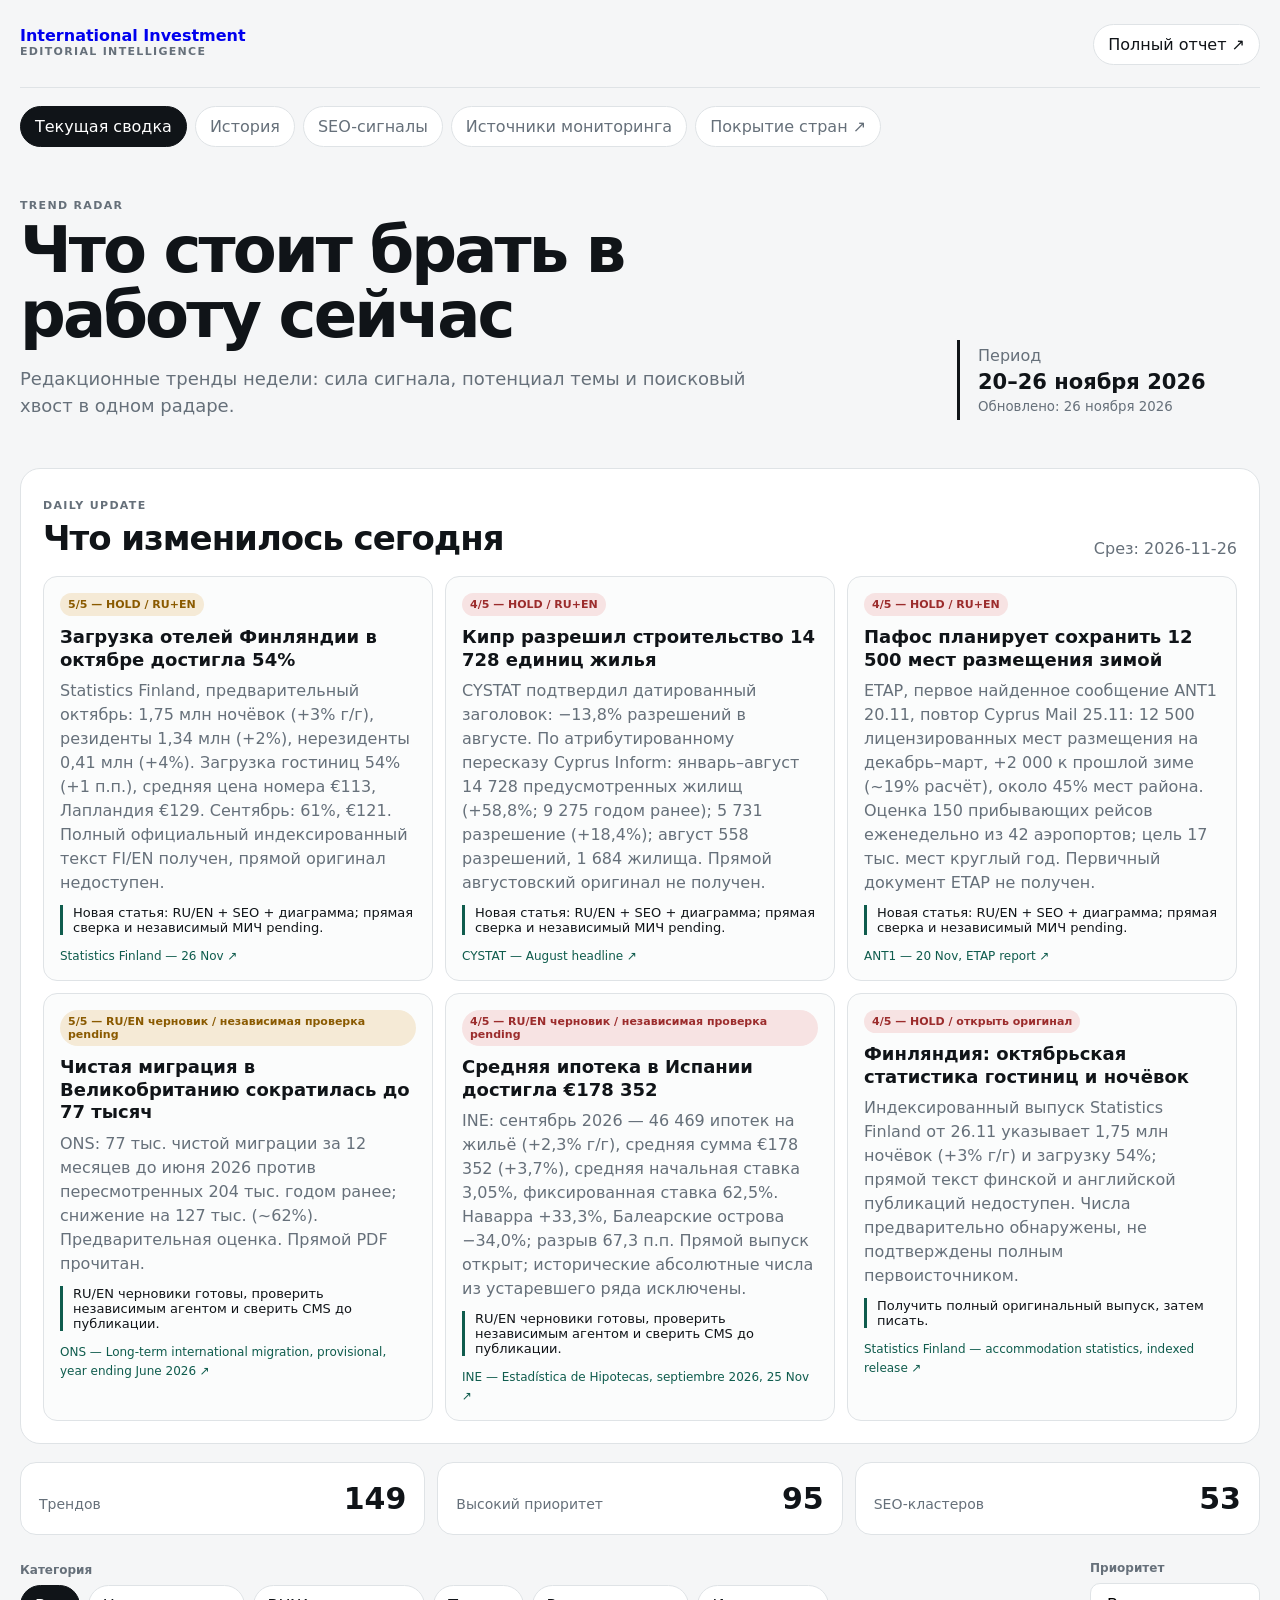
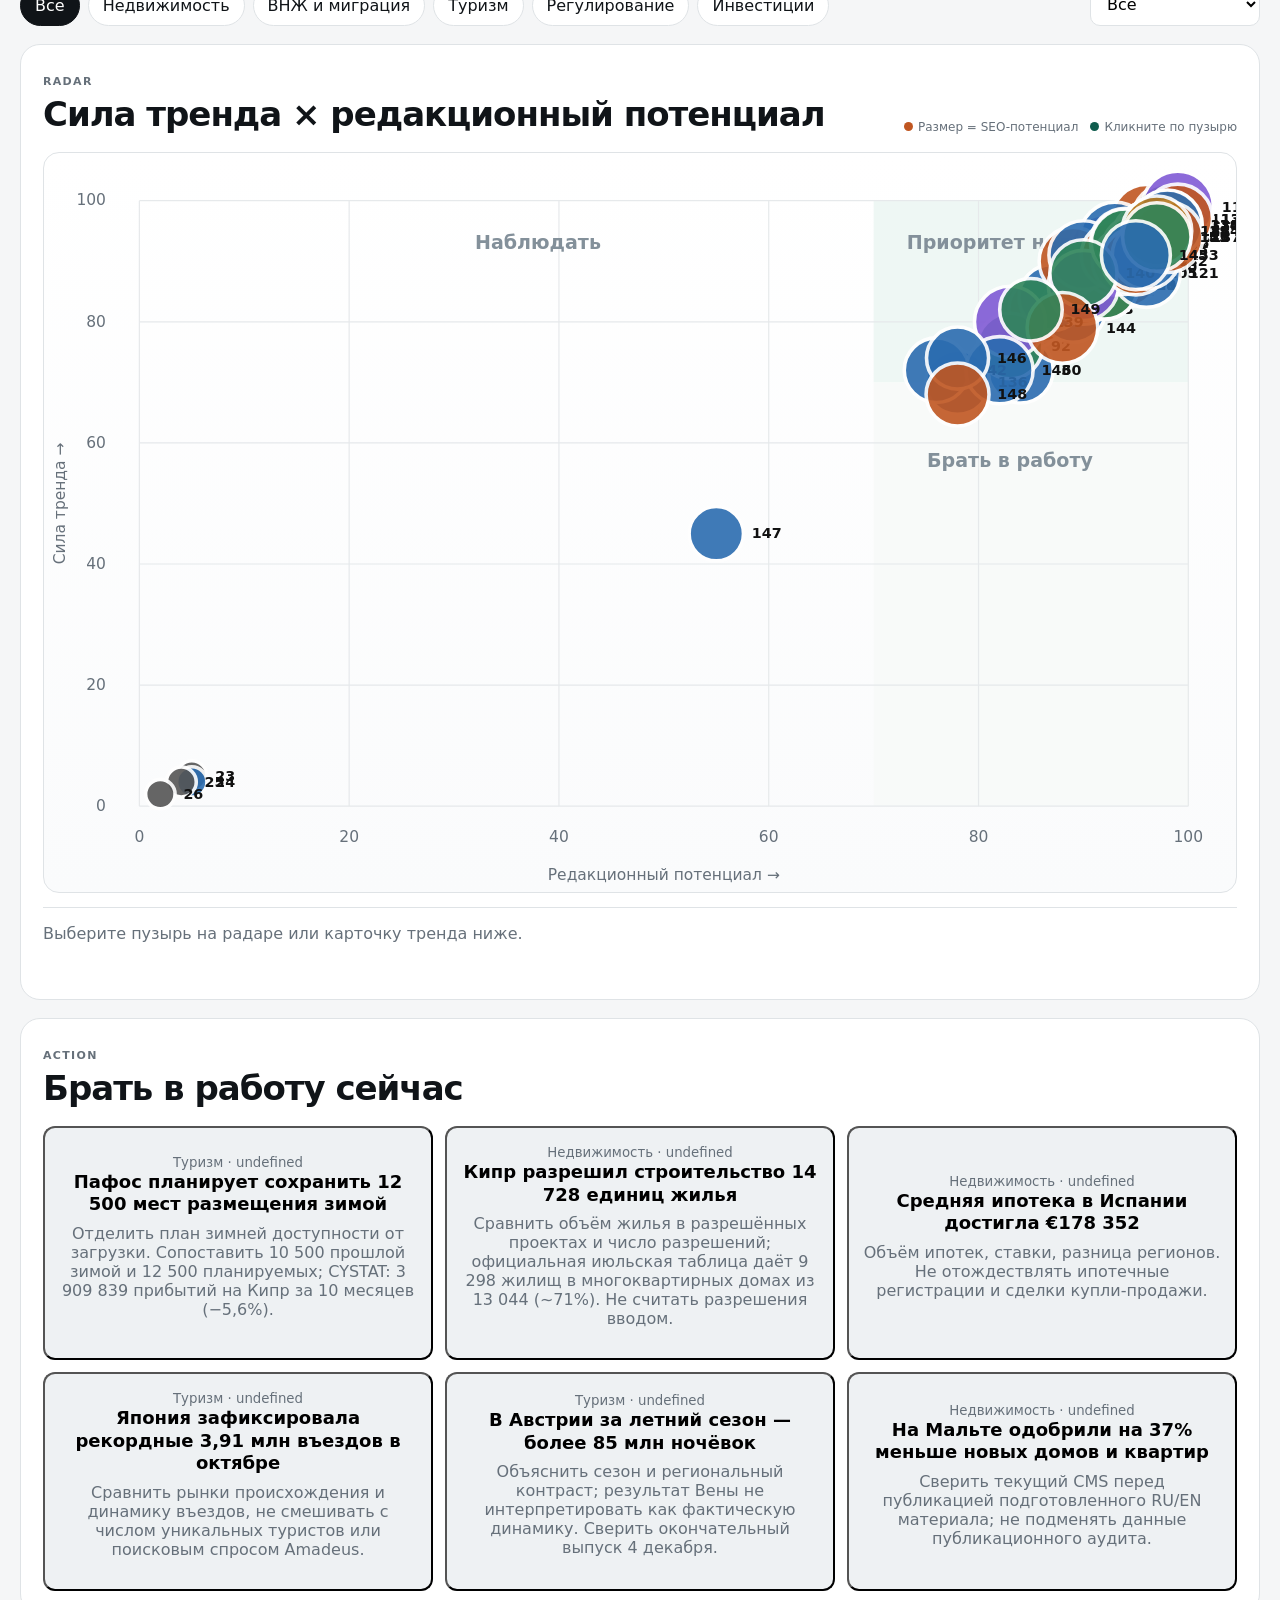
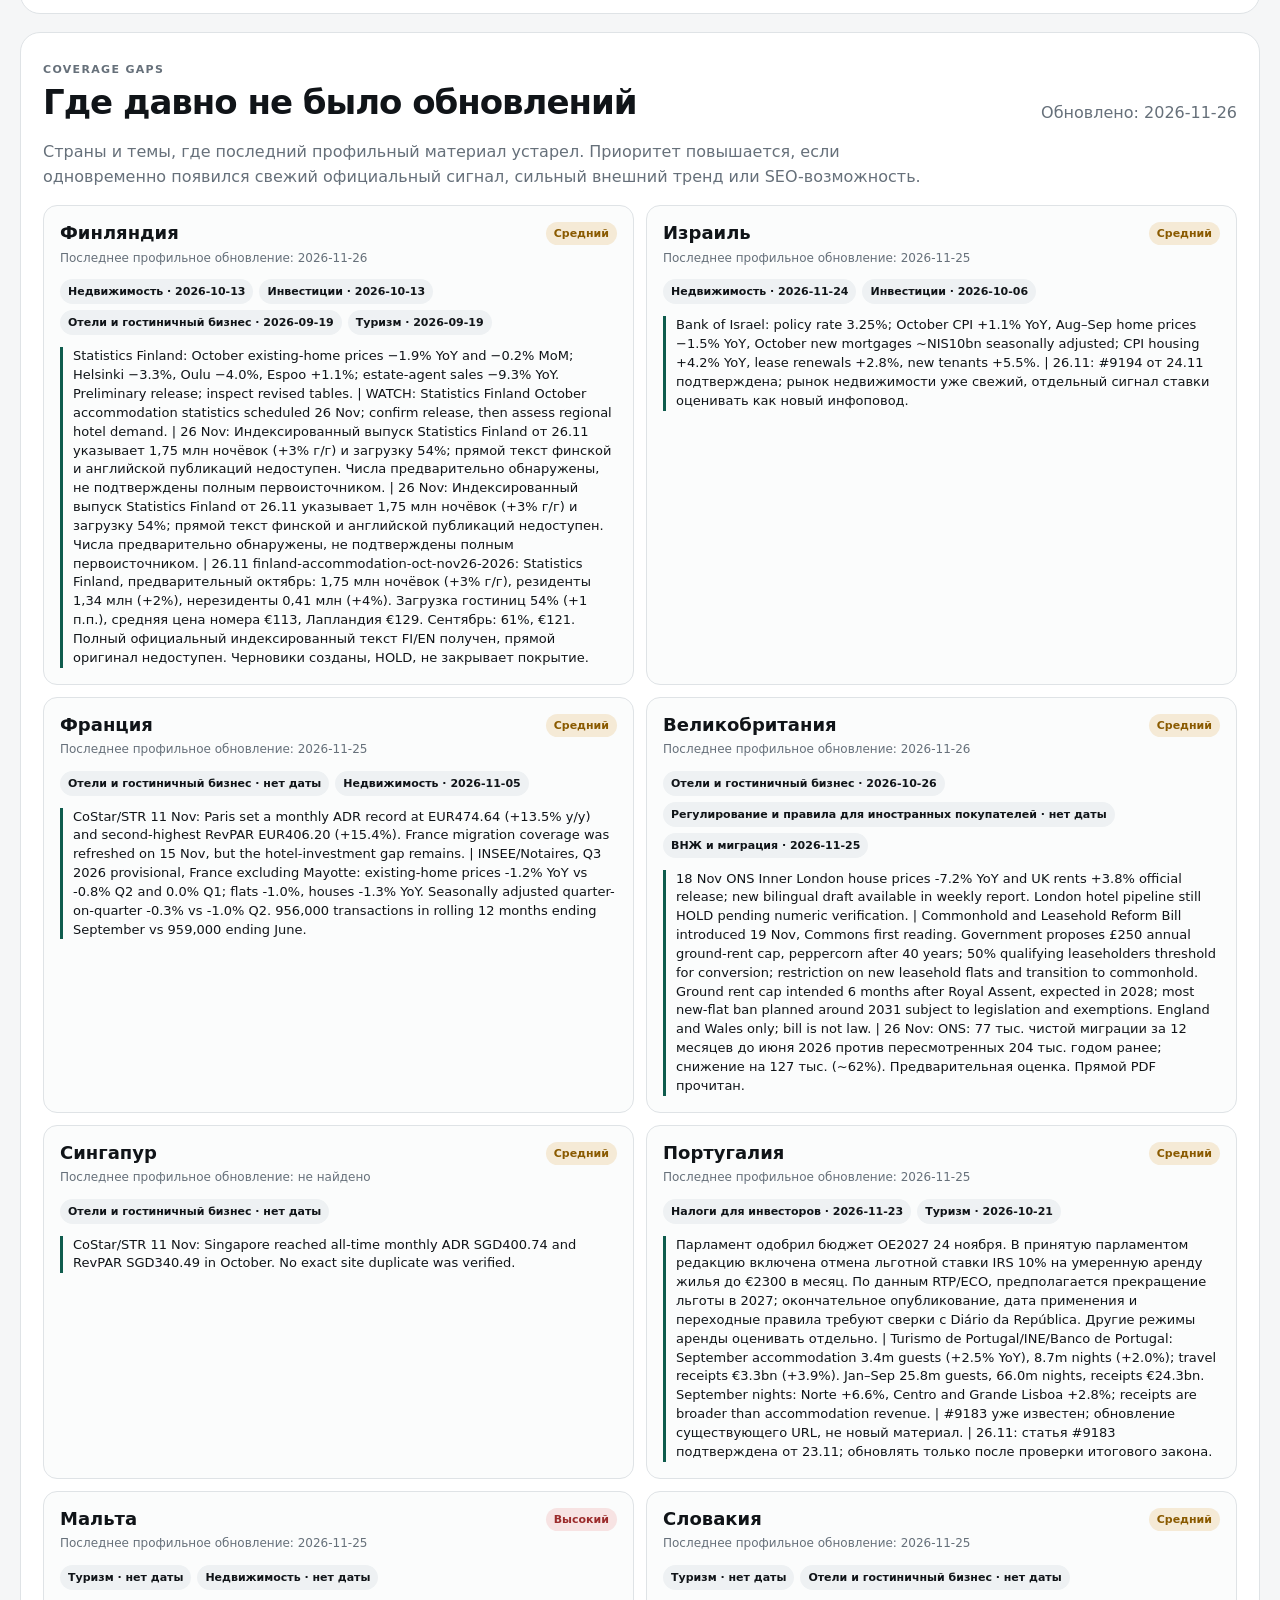
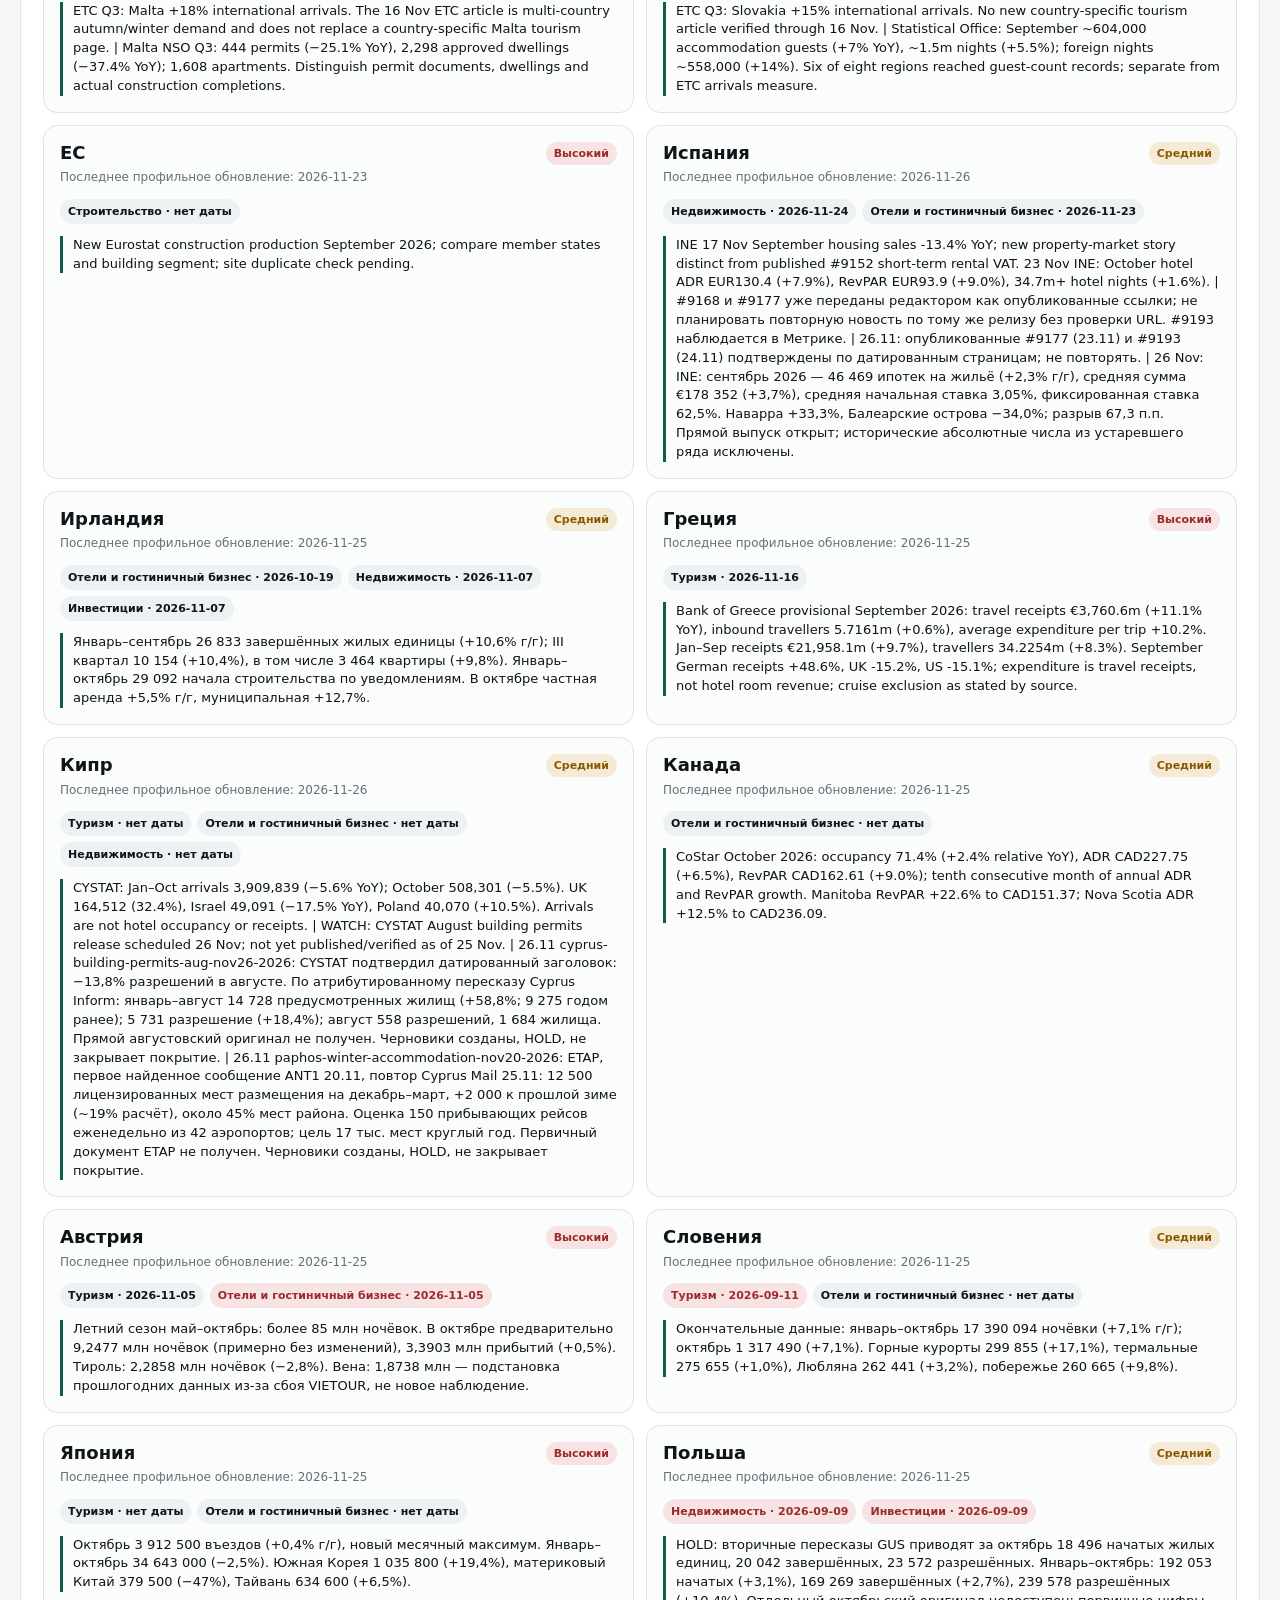
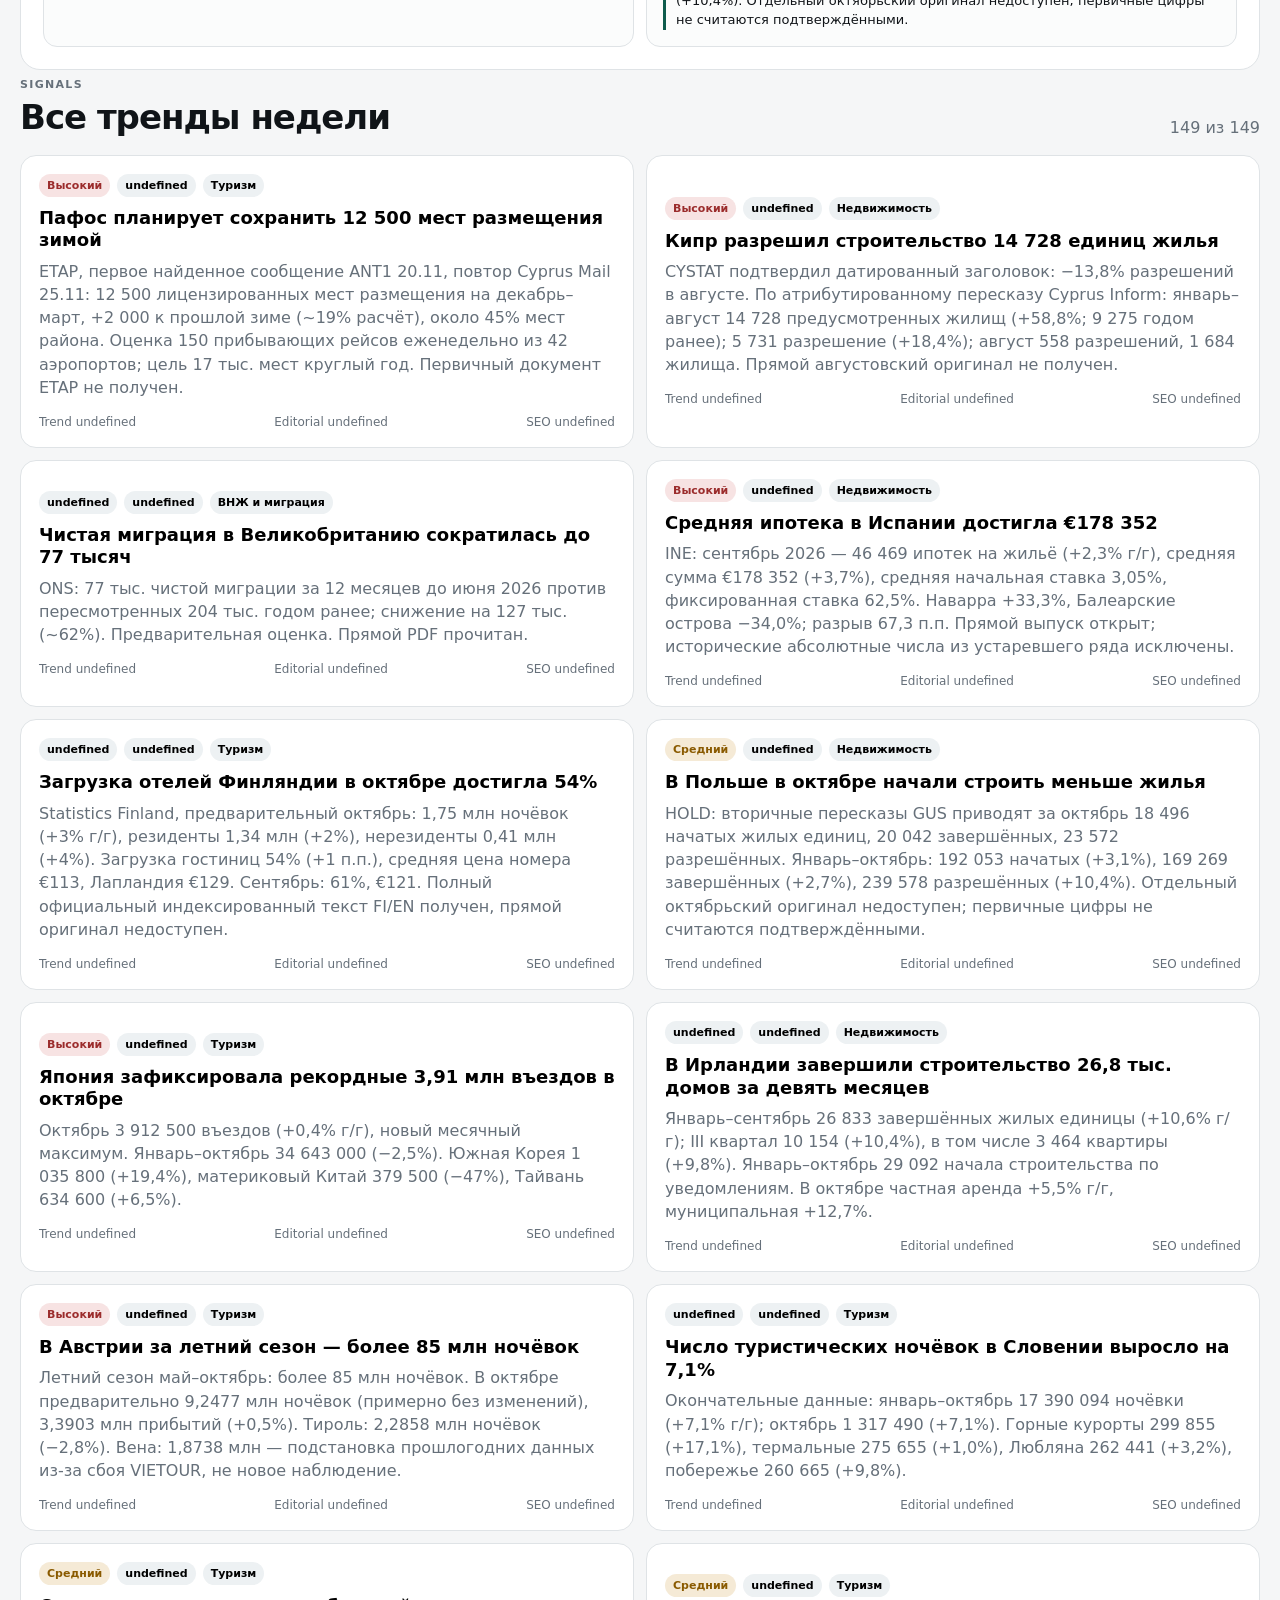
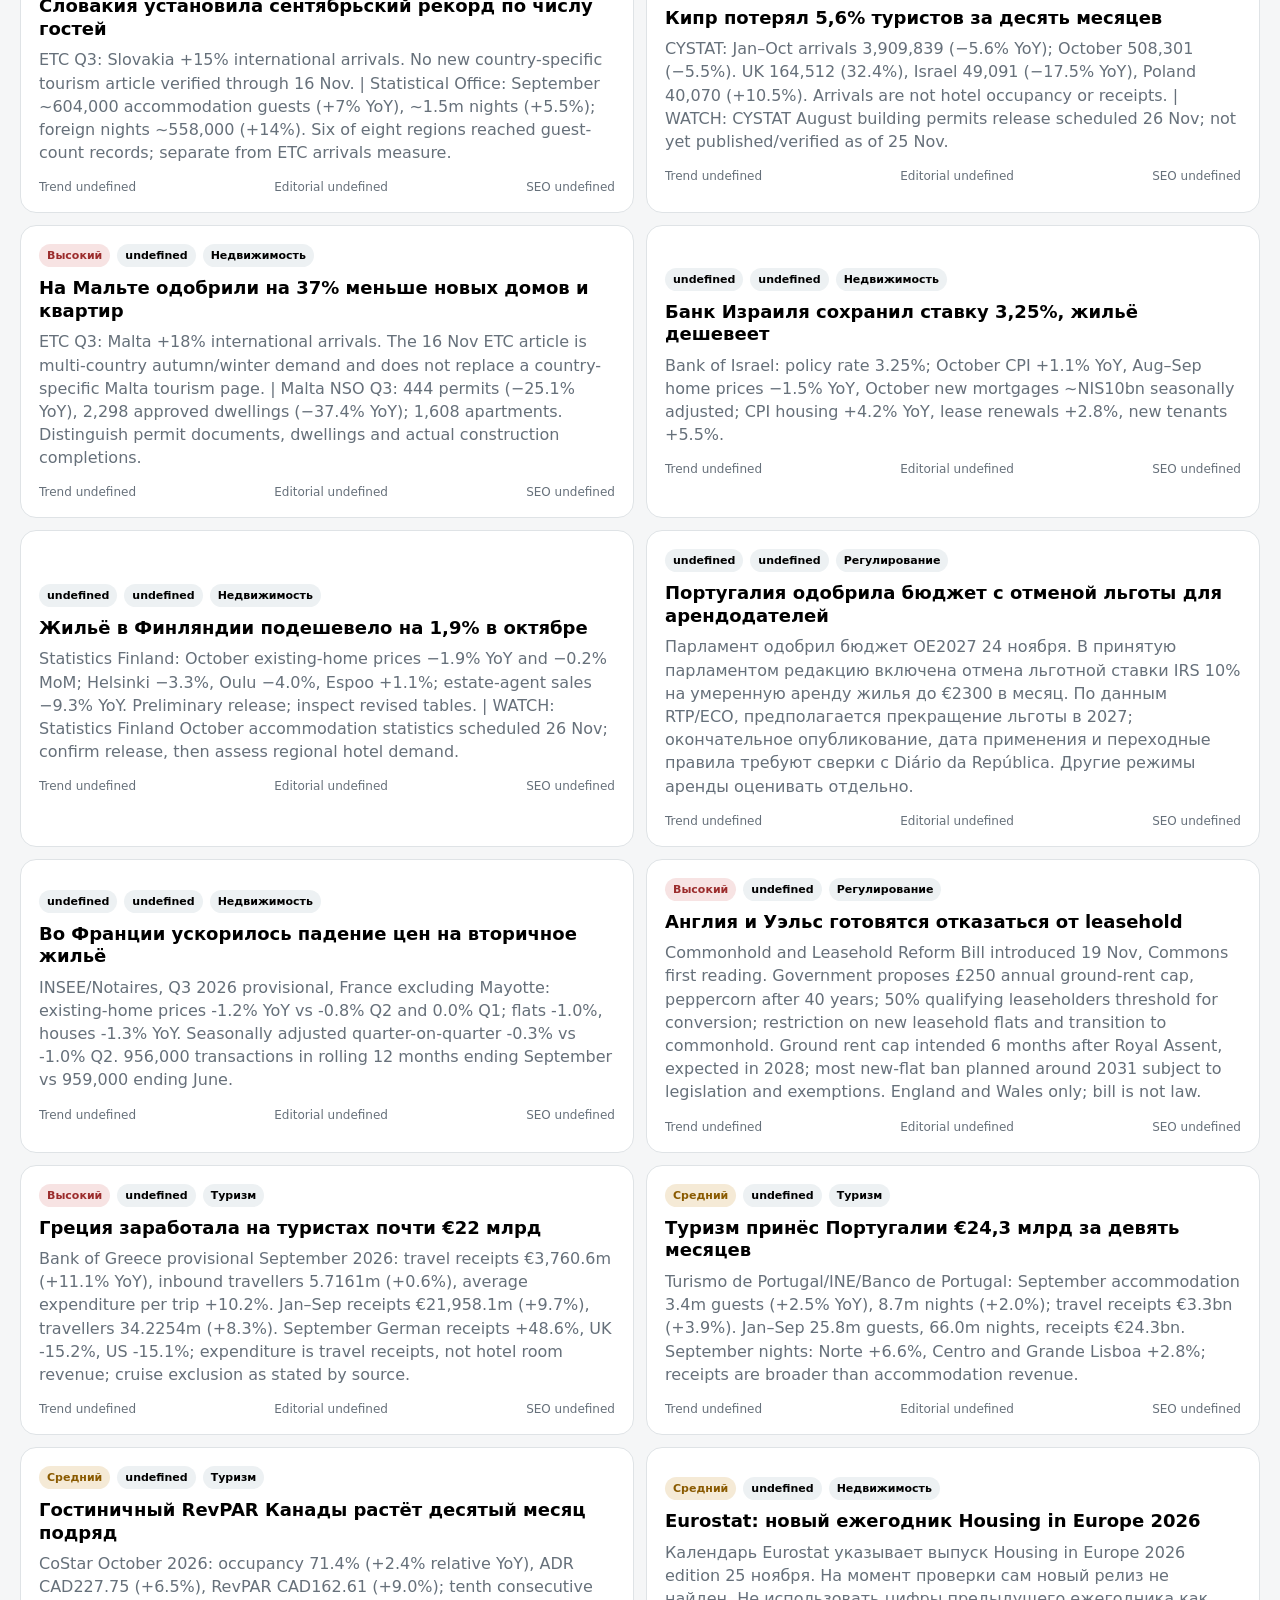
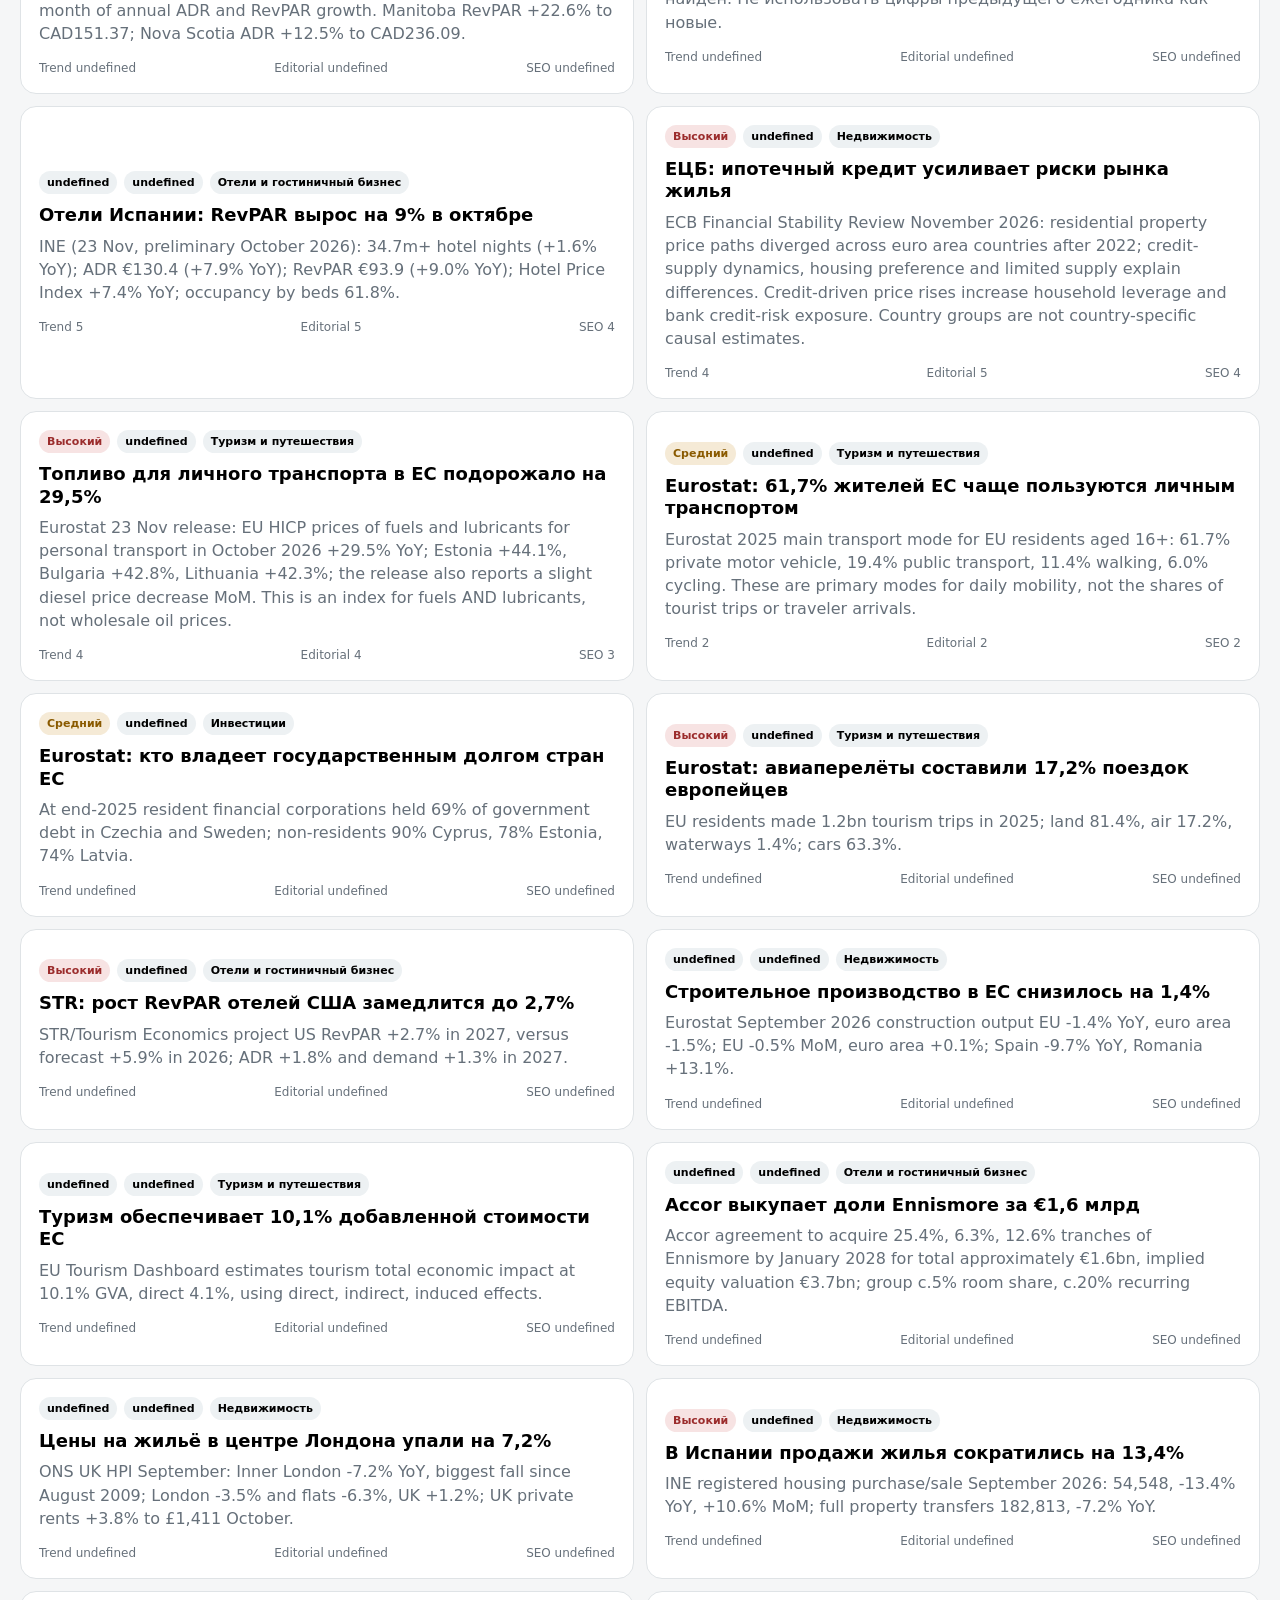
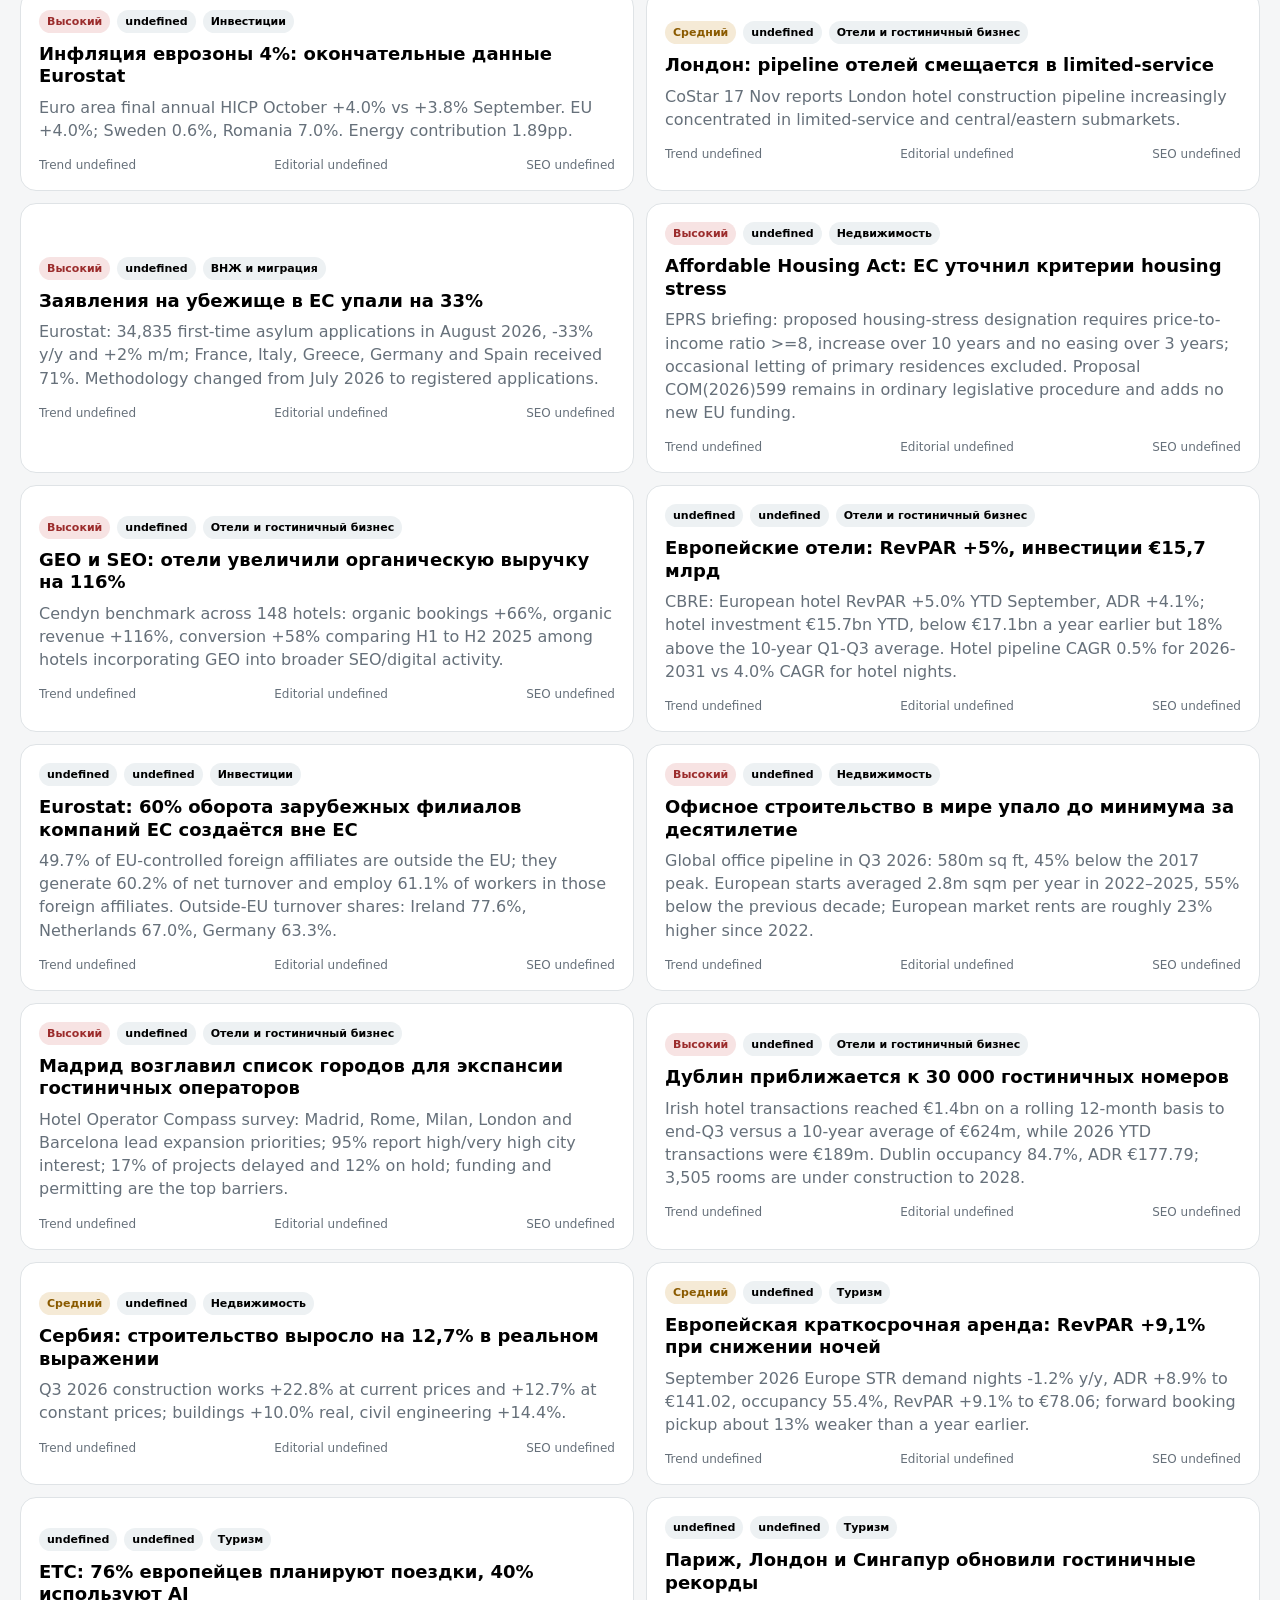
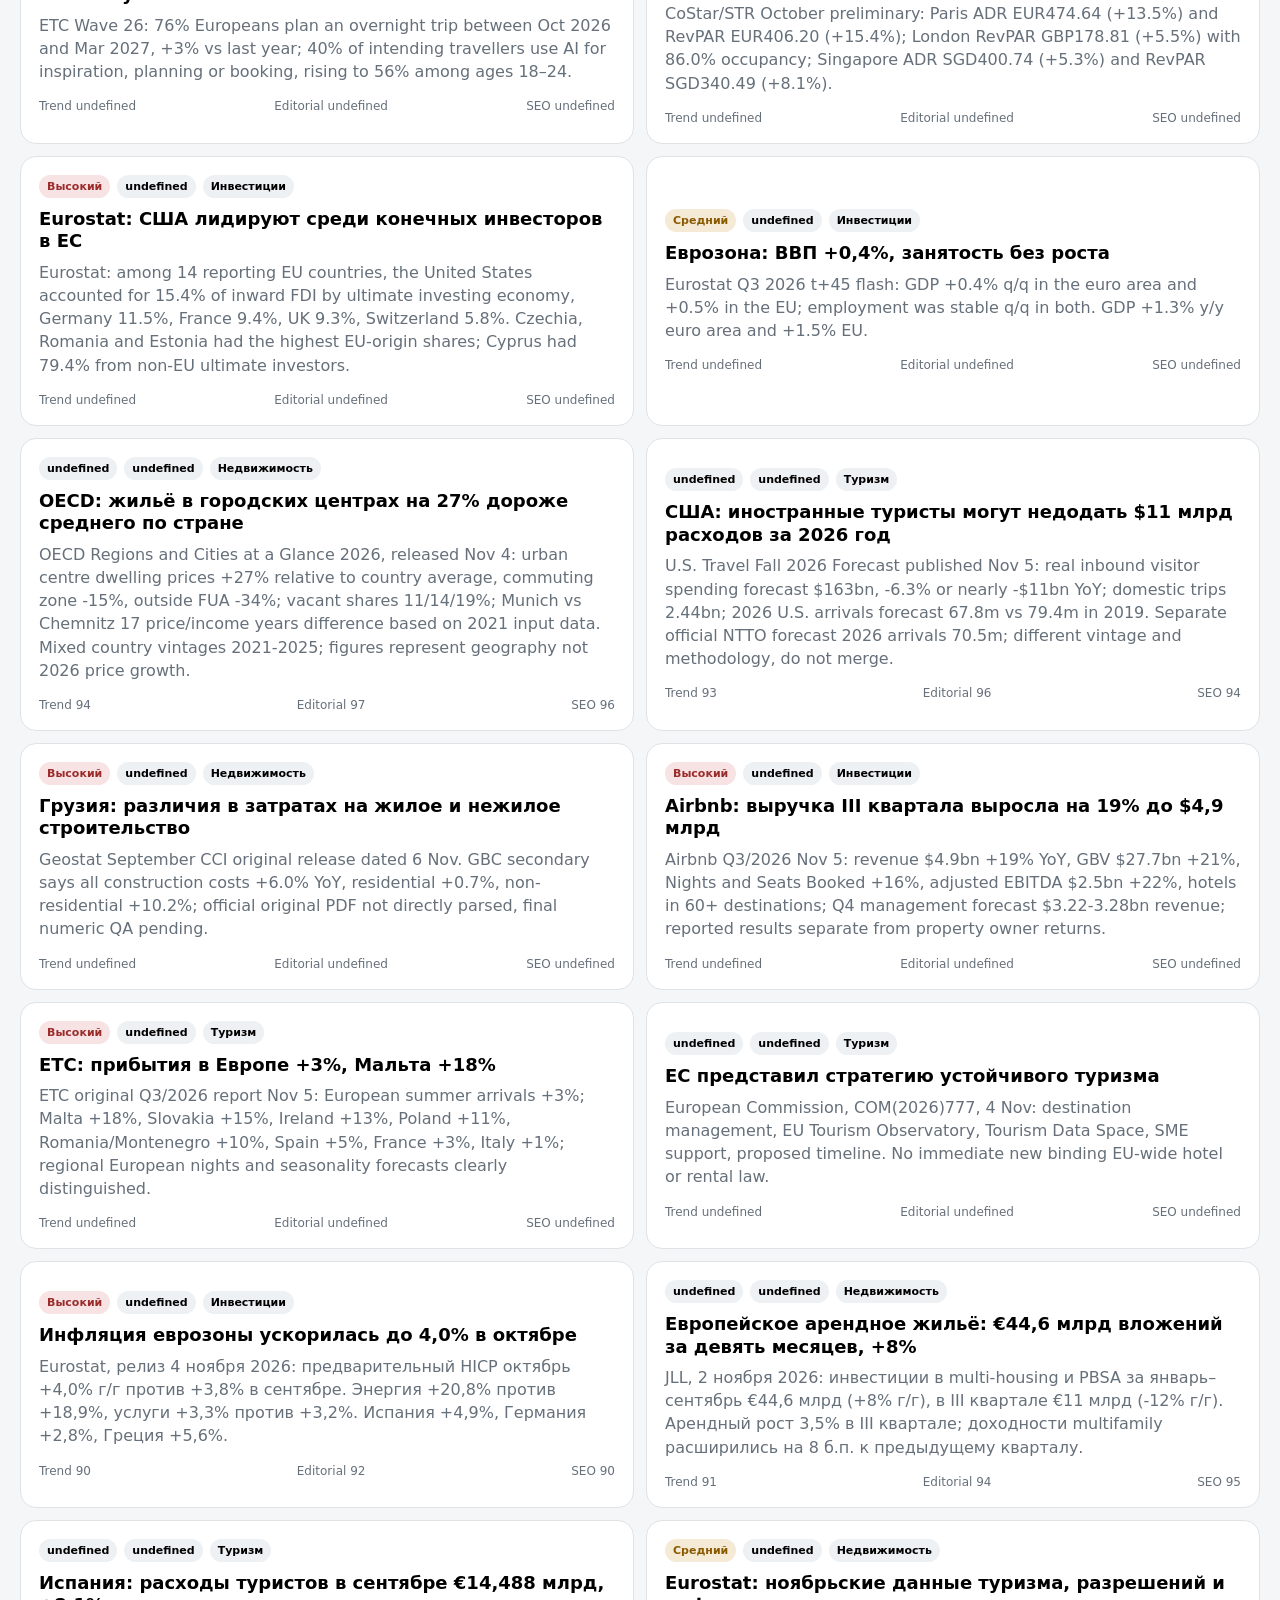
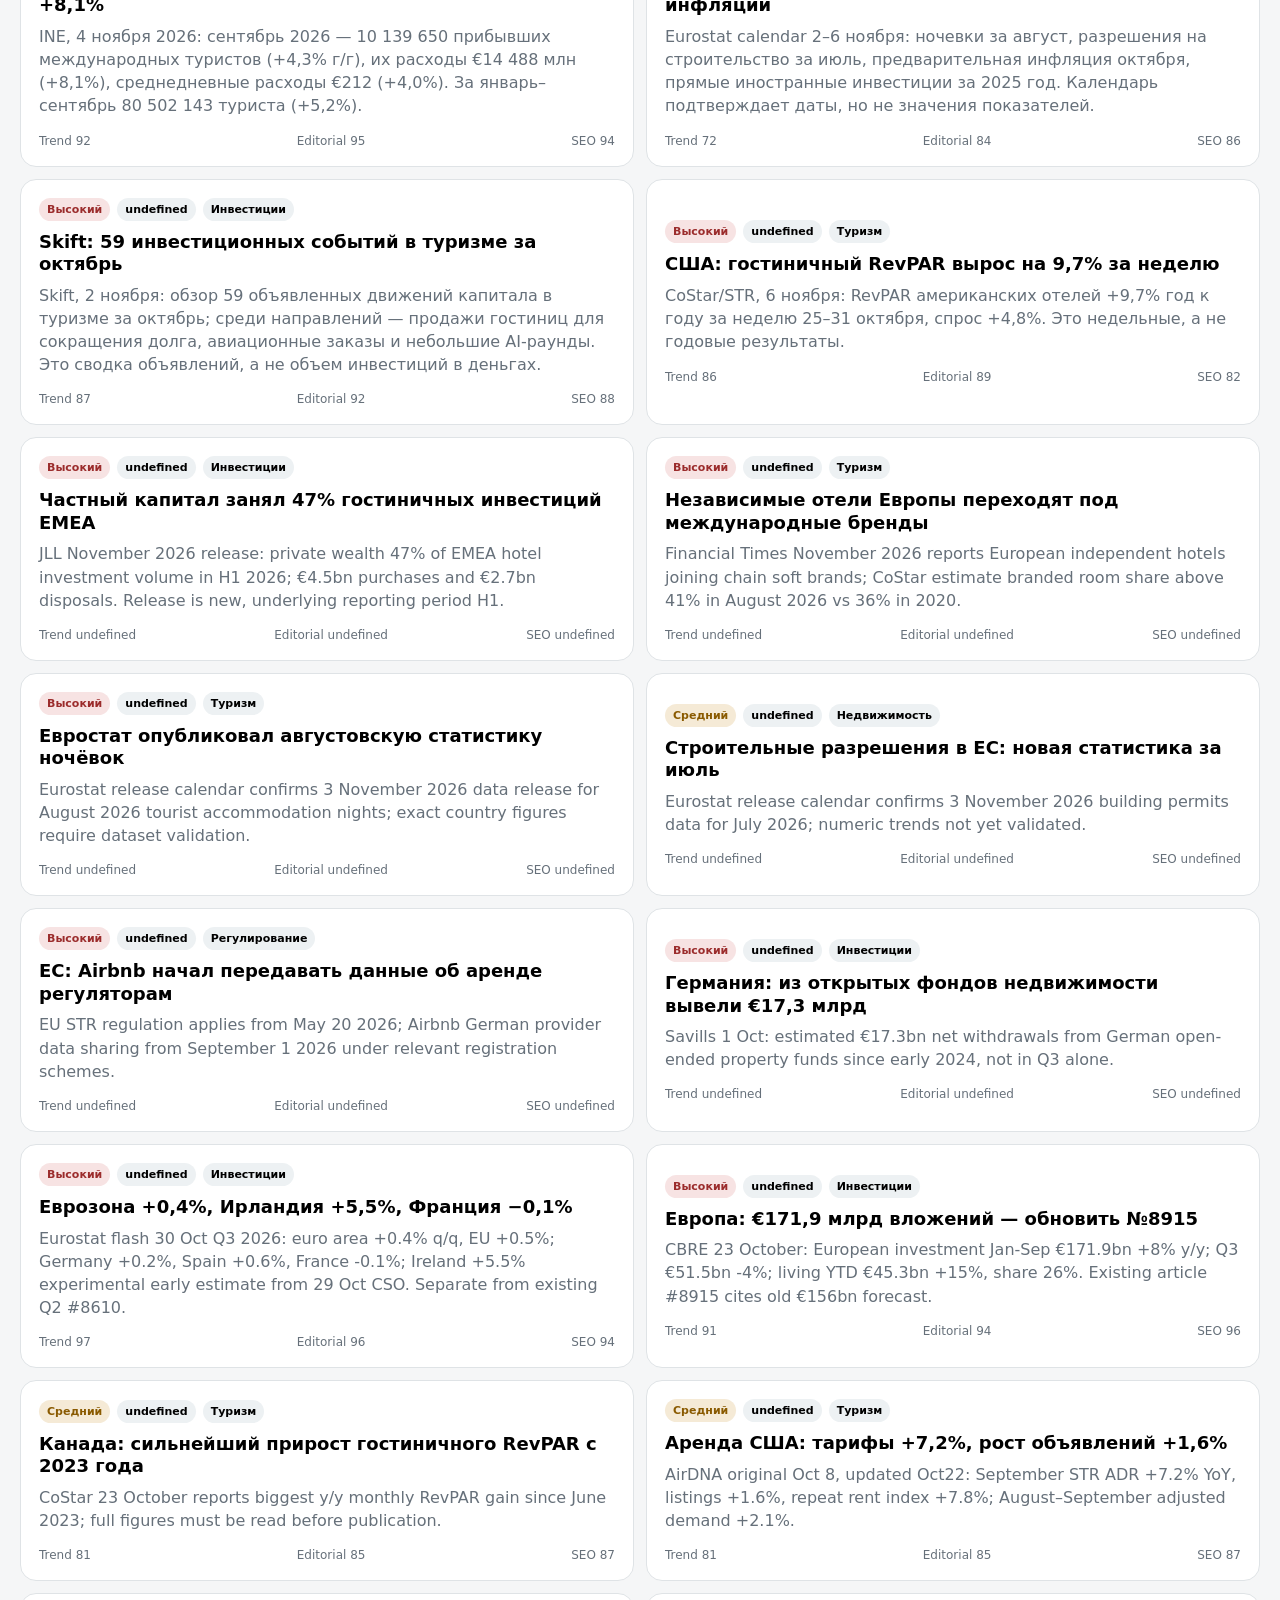
<file: trend-radar/index.html>
<!doctype html>
<html lang="ru">
<head>
  <meta charset="utf-8" />
  <meta name="viewport" content="width=device-width,initial-scale=1" />
  <meta name="description" content="International Investment Trend Radar — редакционный радар трендов, SEO-кластеров и инфоповодов." />
  <title>International Investment — Trend Radar</title>
  <link rel="stylesheet" href="./styles.css" />
</head>
<body>
  <main class="page-shell">
    <header class="topbar">
      <div>
        <a class="brand" href="https://internationalinvestment.biz/" target="_blank" rel="noreferrer">International Investment</a>
        <p class="eyebrow">Editorial Intelligence</p>
      </div>
      <a id="reportLink" class="report-link" target="_blank" rel="noreferrer">Полный отчет ↗</a>
    </header>

    <nav class="view-tabs" aria-label="Разделы радара">
      <button class="view-tab is-active" type="button" data-view="current">Текущая сводка</button>
      <button class="view-tab" type="button" data-view="history">История</button>
      <button class="view-tab" type="button" data-view="seo">SEO-сигналы</button>
      <button class="view-tab" type="button" data-view="sources">Источники мониторинга</button>
      <a class="view-tab" href="./coverage.html" style="display:inline-flex;align-items:center;justify-content:center;text-decoration:none;white-space:nowrap">Покрытие стран ↗</a>
    </nav>

    <div id="currentView">
      <section class="hero">
        <div>
          <p class="eyebrow">Trend Radar</p>
          <h1>Что стоит брать в работу сейчас</h1>
          <p class="hero-copy">Редакционные тренды недели: сила сигнала, потенциал темы и поисковый хвост в одном радаре.</p>
        </div>
        <div class="period-card">
          <span>Период</span>
          <strong id="period">—</strong>
          <small id="updatedAt">Обновлено: —</small>
        </div>
      </section>

      <section class="today-section">
        <div class="section-head">
          <div><p class="eyebrow">Daily update</p><h2>Что изменилось сегодня</h2></div>
          <span id="dailyUpdatedAt" class="muted"></span>
        </div>
        <div id="dailyUpdateList" class="daily-update-grid"></div>
      </section>

      <section class="stats" aria-label="Сводка">
        <article><span>Трендов</span><strong id="trendCount">—</strong></article>
        <article><span>Высокий приоритет</span><strong id="highCount">—</strong></article>
        <article><span>SEO-кластеров</span><strong id="clusterCount">—</strong></article>
      </section>

      <section class="controls" aria-label="Фильтры">
        <div class="filter-group">
          <span>Категория</span>
          <div id="categoryFilters" class="chips"></div>
        </div>
        <label class="priority-control">
          <span>Приоритет</span>
          <select id="priorityFilter">
            <option value="all">Все</option>
            <option value="high">Высокий</option>
            <option value="medium">Средний</option>
            <option value="low">Низкий</option>
          </select>
        </label>
      </section>

      <section class="radar-panel">
        <div class="section-head">
          <div>
            <p class="eyebrow">Radar</p>
            <h2>Сила тренда × редакционный потенциал</h2>
          </div>
          <div class="legend">
            <span><i class="dot dot-seo"></i>Размер = SEO-потенциал</span>
            <span><i class="dot dot-active"></i>Кликните по пузырю</span>
          </div>
        </div>
        <div class="radar-wrap">
          <svg id="radar" viewBox="0 0 1000 620" role="img" aria-label="Радар трендов"></svg>
        </div>
        <aside id="trendDetail" class="trend-detail" aria-live="polite">
          <p class="muted">Выберите пузырь на радаре или карточку тренда ниже.</p>
        </aside>
      </section>

      <section class="work-now">
        <div class="section-head">
          <div><p class="eyebrow">Action</p><h2>Брать в работу сейчас</h2></div>
        </div>
        <div id="workNowGrid" class="work-grid"></div>
      </section>

      <section class="coverage-section">
        <div class="section-head">
          <div>
            <p class="eyebrow">Coverage gaps</p>
            <h2>Где давно не было обновлений</h2>
          </div>
          <span id="coverageUpdatedAt" class="muted"></span>
        </div>
        <p class="coverage-note">Страны и темы, где последний профильный материал устарел. Приоритет повышается, если одновременно появился свежий официальный сигнал, сильный внешний тренд или SEO-возможность.</p>
        <div id="coverageGapList" class="coverage-grid"></div>
      </section>

      <section>
        <div class="section-head">
          <div><p class="eyebrow">Signals</p><h2>Все тренды недели</h2></div>
          <span id="visibleCount" class="muted"></span>
        </div>
        <div id="trendCards" class="trend-grid"></div>
      </section>

      <section class="seo-section">
        <div class="section-head">
          <div><p class="eyebrow">SEO</p><h2>Кластеры для системной работы</h2></div>
        </div>
        <div id="seoClusters" class="seo-grid"></div>
      </section>
    </div>

    <section id="historyView" class="history-view" hidden>
      <div class="history-hero">
        <p class="eyebrow">Archive</p>
        <h1>История трендрадара</h1>
        <p class="hero-copy">Короткие недельные саммари сохраняются здесь. Предыдущая неделя не стирается при обновлении.</p>
      </div>
      <div id="historyList" class="history-list"></div>
    </section>

    <section id="seoView" class="history-view" hidden>
      <div class="history-hero">
        <p class="eyebrow">Search Intelligence</p>
        <h1>SEO-сигналы</h1>
        <p class="hero-copy">Соединяем внешний тренд с тем, что уже происходит в поиске: запросами, страницами, CTR, позициями и динамикой.</p>
      </div>

      <section class="seo-signal-summary" aria-label="Сводка SEO">
        <article><span>Запросов в мониторинге</span><strong id="seoQueryCount">—</strong></article>
        <article><span>Страниц в мониторинге</span><strong id="seoPageCount">—</strong></article>
        <article><span>Быстрых возможностей</span><strong id="seoOpportunityCount">—</strong></article>
      </section>

      <div class="source-principle">
        <strong>Логика:</strong> высокий внешний тренд + растущие показы/позиции = ускоряем публикацию. Высокие показы при слабом CTR = обновляем сниппет и первый экран. Сильный кластер без подходящей страницы = создаем новый хаб.
      </div>

      <div class="section-head">
        <div><p class="eyebrow">Queries</p><h2>Поисковые сигналы</h2></div>
        <span id="seoUpdatedAt" class="muted"></span>
      </div>
      <div id="seoSignalList" class="seo-signal-list"></div>
    </section>

    <section id="sourcesView" class="history-view" hidden>
      <div class="history-hero">
        <p class="eyebrow">Monitoring</p>
        <h1>Источники мониторинга</h1>
        <p class="hero-copy">Постоянный пул для поиска ранних сигналов и проверки цифр. Медиа и отраслевые издания находят сюжет, первичные источники подтверждают данные.</p>
      </div>
      <div class="source-principle">
        <strong>Правило радара:</strong> вторичный источник может дать сигнал, но ключевые цифры и изменения правил по возможности подтверждаются первичным источником.
      </div>
      <div id="sourceGroups" class="source-groups"></div>
    </section>

    <footer>
      <span>International Investment Trend Radar</span>
      <span id="footerUpdate">—</span>
    </footer>
  </main>
  <script src="./app.js" defer></script>
</body>
</html>
</file>
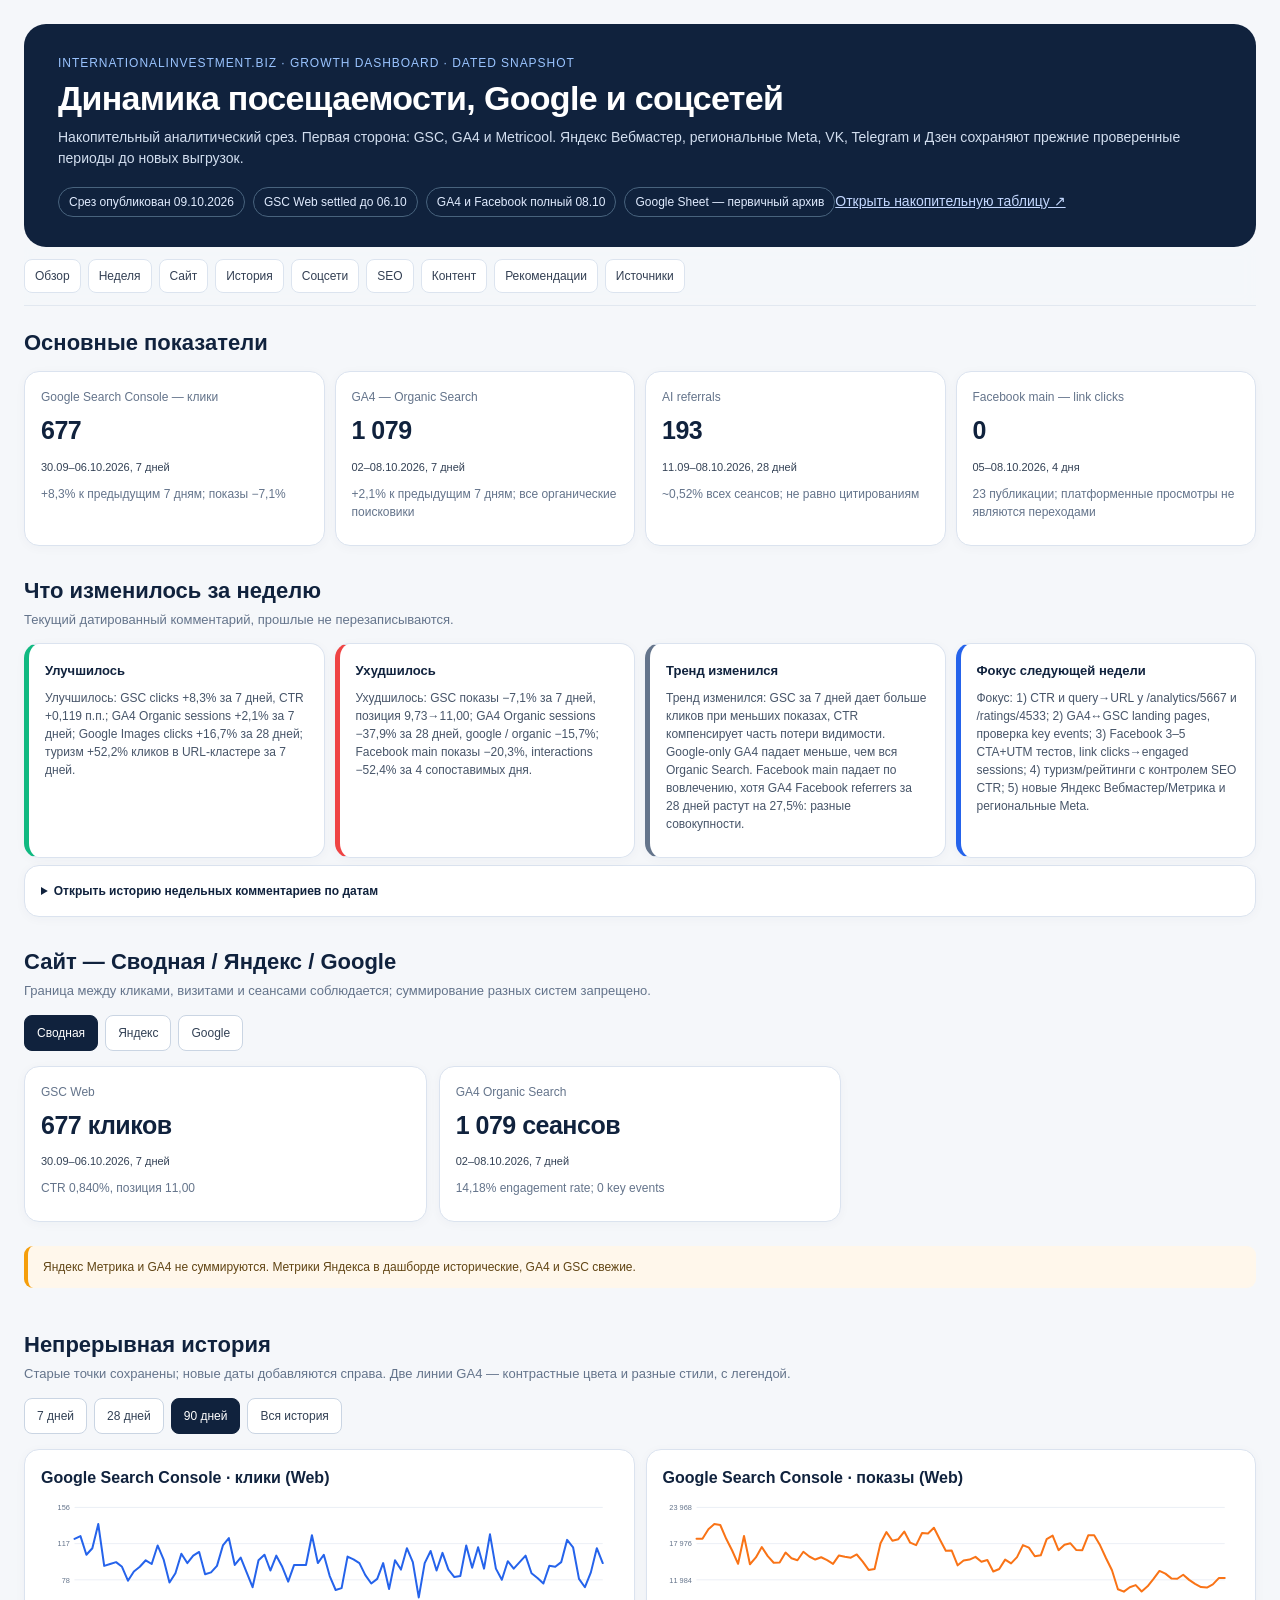
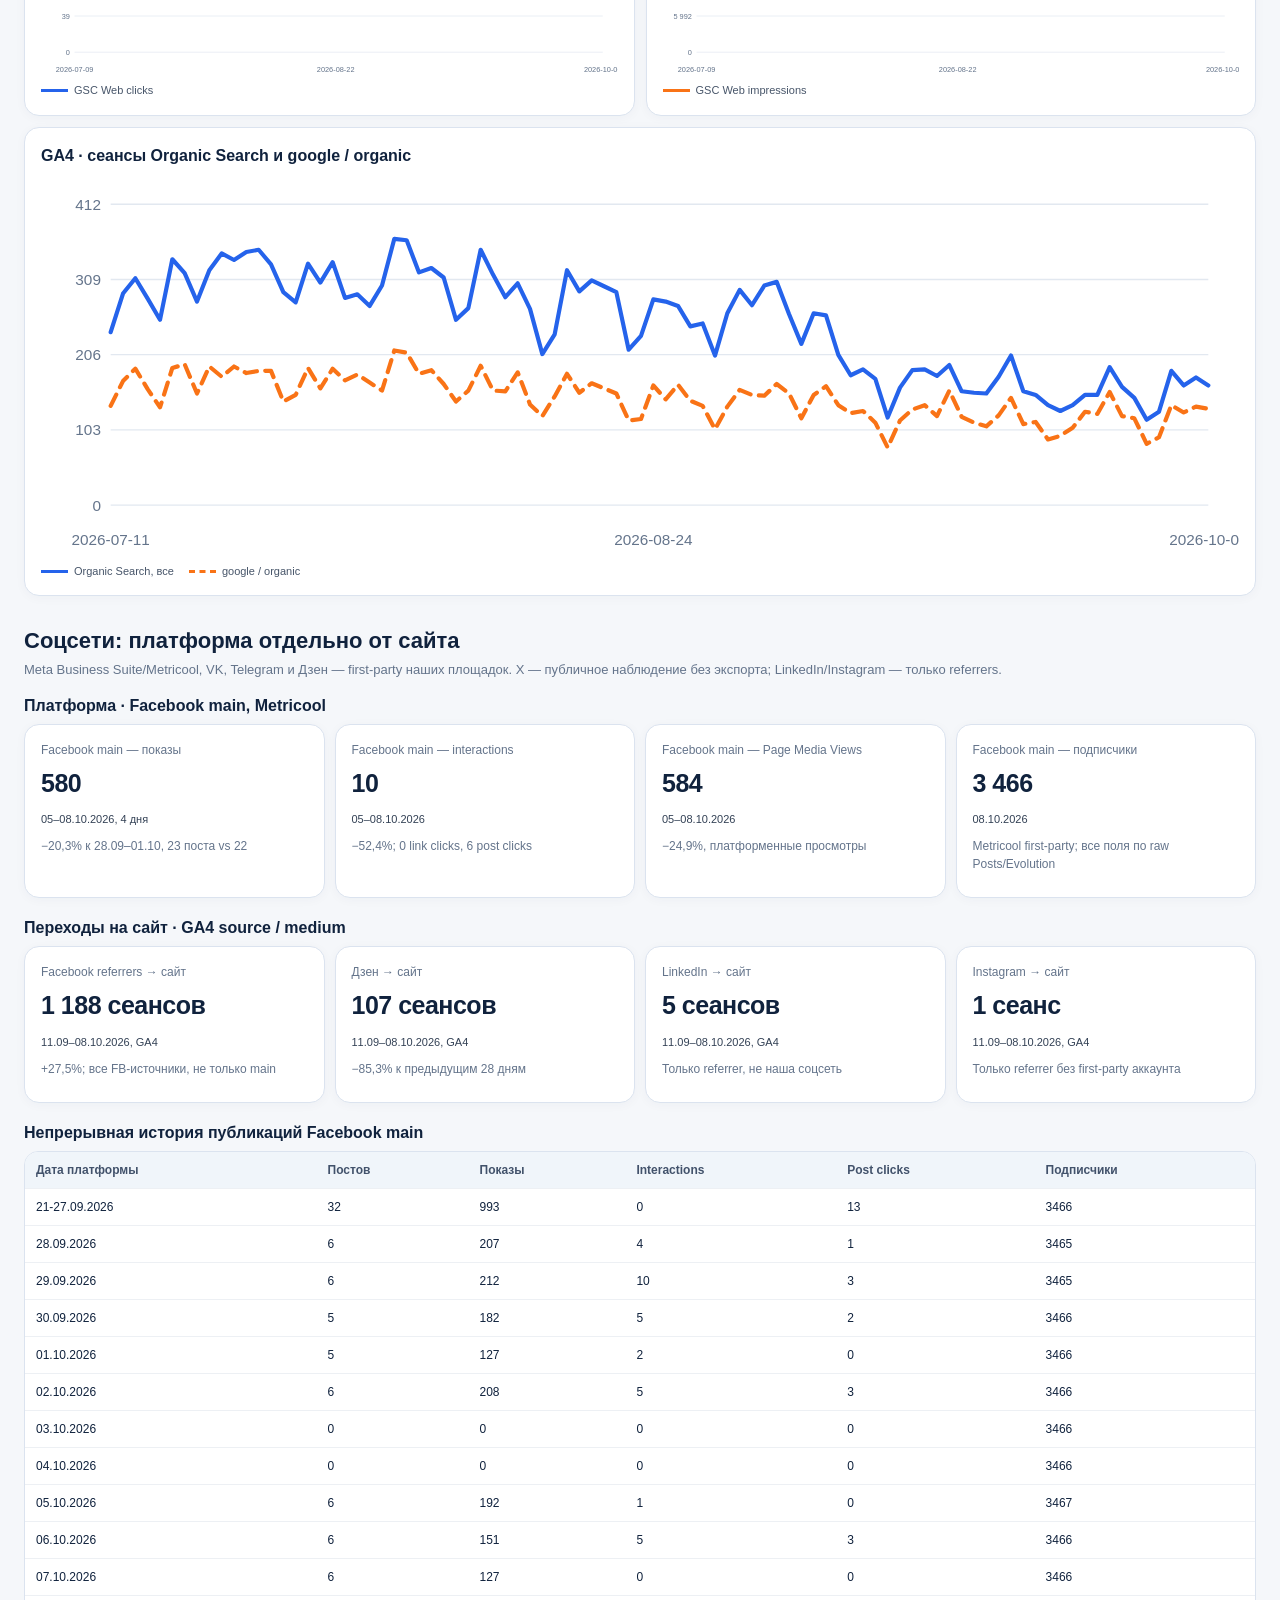
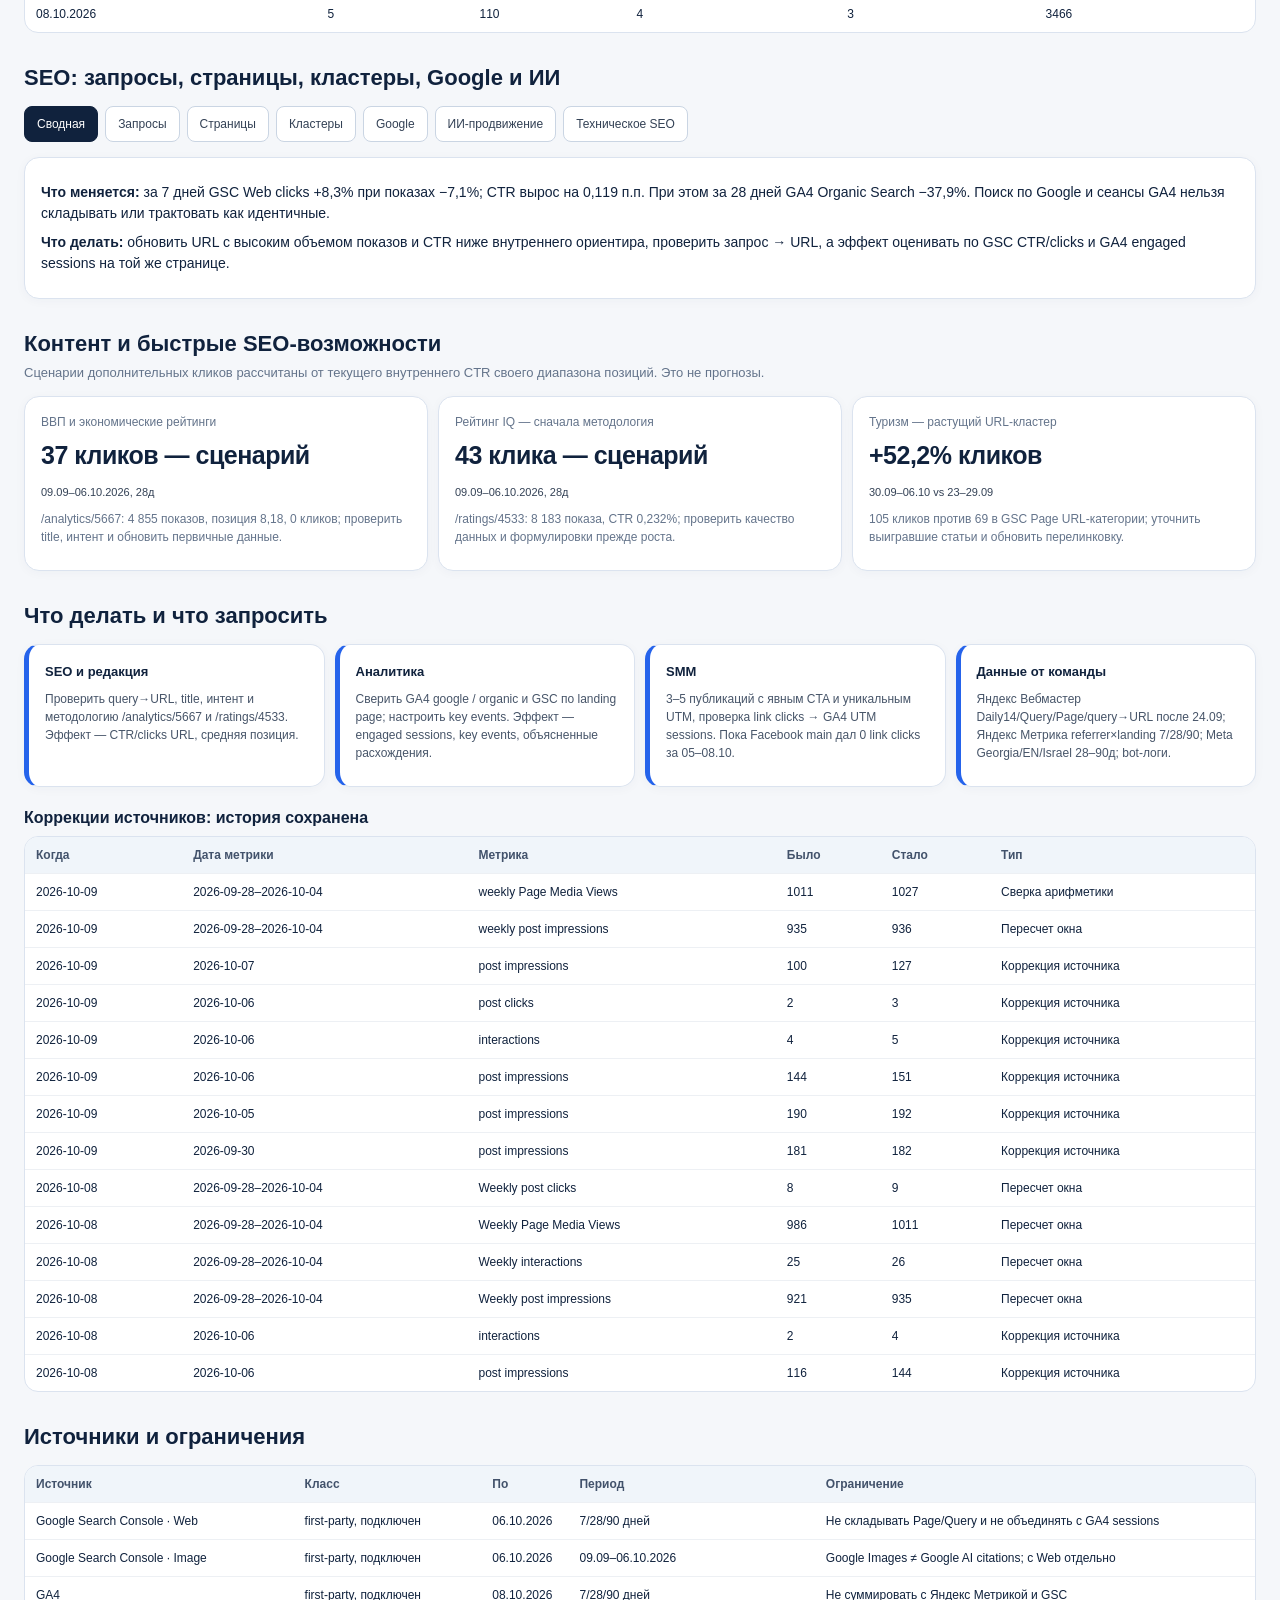
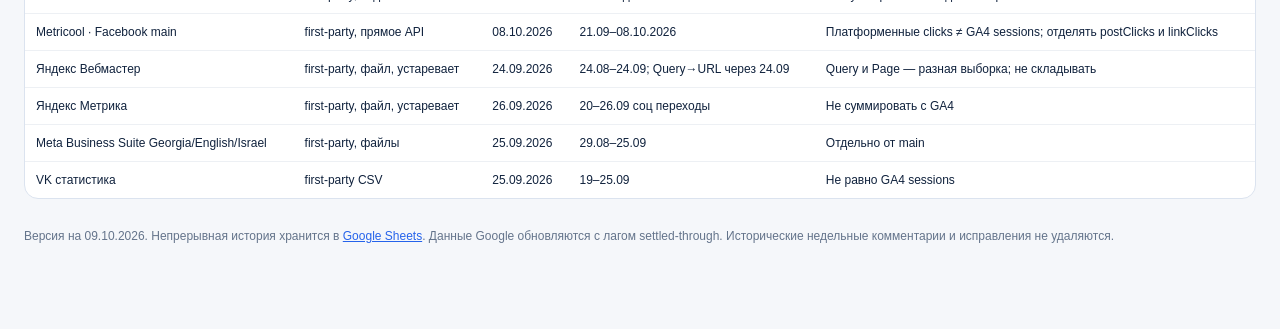
<file: latest.html>
<!doctype html><html lang="ru"><head><meta charset="utf-8"><meta name="viewport" content="width=device-width,initial-scale=1"><title>International Investment Growth Dashboard — 09.10.2026</title><meta name="robots" content="noindex"><style>
:root{color-scheme:light;--bg:#f5f7fa;--card:#fff;--line:#dbe3ef;--navy:#10223d;--blue:#2563eb;--orange:#f97316}
*{box-sizing:border-box}html{scroll-behavior:smooth}body{margin:0;background:var(--bg);font:14px/1.5 Inter,-apple-system,BlinkMacSystemFont,"Segoe UI",Arial,sans-serif;color:var(--navy)}
a{color:var(--blue)}.frame{max-width:1320px;padding:24px;margin:auto}header{background:var(--navy);color:white;border-radius:22px;padding:30px 34px}.tag{color:#9ac4ff;font-size:12px;letter-spacing:.08em;text-transform:uppercase}
h1{font-size:34px;line-height:1.15;margin:7px 0 9px;letter-spacing:-.02em}h2{font-size:22px;margin:8px 0 12px}h3{margin:0 0 6px;font-size:16px}
p{margin:8px 0}header p{color:#d2deef}.stamp{display:inline-flex;gap:8px;flex-wrap:wrap;margin-top:10px}.stamp span{padding:5px 10px;border:1px solid #48637d;border-radius:99px;font-size:12px;color:#e1ecff}
nav{position:sticky;top:0;z-index:10;background:#f5f7fae8;backdrop-filter:blur(7px);display:flex;flex-wrap:wrap;gap:7px;padding:12px 0;border-bottom:1px solid #e2e8f0}
nav a{color:#344054;background:#fff;border:1px solid #dce4ef;border-radius:8px;padding:7px 10px;text-decoration:none;font-size:12px}
section{margin:20px 0 28px;scroll-margin-top:90px}.sub{color:#64748b;font-size:13px;margin-top:-9px;margin-bottom:14px}
.metrics,.three,.four{display:grid;grid-template-columns:repeat(4,minmax(0,1fr));gap:10px}.three{grid-template-columns:repeat(3,minmax(0,1fr))}
.metric,.card,.plot,.callout,details{background:white;border:1px solid var(--line);border-radius:15px;padding:16px;box-shadow:0 2px 11px #12345609}
.metric span{display:block;color:#64748b;font-size:12px}.metric b{display:block;font-size:25px;letter-spacing:-.02em;margin:6px 0}.metric small{color:#334155;font-size:11px}.metric p{color:#64748b;font-size:12px}
.callout b{font-size:13px}.callout p{font-size:12px;color:#475569}.callout.good{border-left:5px solid #10b981}.callout.bad{border-left:5px solid #ef4444}.callout.neutral{border-left:5px solid #64748b}.callout.blue{border-left:5px solid #2563eb}
.btns{display:flex;gap:7px;flex-wrap:wrap;margin:10px 0 15px}.btns button{border:1px solid #cad5e3;border-radius:8px;background:white;padding:8px 12px;cursor:pointer;font:inherit;font-size:12px;color:#334155}
.btns button.active{background:var(--navy);color:white;border-color:var(--navy)}.chartGrid{display:grid;grid-template-columns:repeat(2,minmax(0,1fr));gap:11px}
.plot svg{display:block;width:100%;height:auto;min-height:180px}.plot.wide{grid-column:1/-1}.plot h3{margin-bottom:0}.legends{display:flex;gap:15px;margin-top:5px;color:#475569;font-size:11px}.legend{display:flex;gap:6px;align-items:center}.legend i{width:27px}
.scroller{overflow-x:auto;background:#fff;border:1px solid var(--line);border-radius:14px}table{border-collapse:collapse;min-width:760px;width:100%;font-size:12px}th,td{padding:9px 11px;text-align:left;vertical-align:top;border-bottom:1px solid #edf0f4;max-width:600px;word-break:break-word}th{background:#f0f5fa;color:#42526b;position:sticky;top:0}tr:last-child td{border-bottom:0}tr:hover td{background:#f9fbfe}
.warn,.hint{background:#fff7eb;border-left:4px solid #f59e0b;color:#614514;padding:12px 15px;border-radius:9px;margin:12px 0;font-size:12px}
.hint{background:#edf7ff;border-color:#2563eb;color:#28476b}.siteBody{display:grid;grid-template-columns:repeat(3,minmax(0,1fr));gap:12px}.siteBody>.warn{grid-column:1/-1}
details{margin:7px 0}summary{cursor:pointer;font-weight:650;font-size:12px}.detailsInner{color:#475569;font-size:12px;padding:10px 0}.detailsInner p{margin:8px 0}footer{font-size:12px;color:#64748b;margin:26px 0 60px}.small{color:#64748b;font-size:12px}
@media(max-width:960px){.metrics,.four,.siteBody{grid-template-columns:repeat(2,minmax(0,1fr))}.three{grid-template-columns:1fr}.chartGrid{grid-template-columns:1fr}.plot.wide{grid-column:auto}}
@media(max-width:600px){.frame{padding:12px}header{padding:22px}h1{font-size:26px}.metrics,.four,.siteBody{grid-template-columns:1fr}.three{grid-template-columns:1fr}}
</style></head><body><div class="frame">
<header id="snapshot"><div class="tag">InternationalInvestment.biz · Growth Dashboard · dated snapshot</div><h1>Динамика посещаемости, Google и соцсетей</h1><p>Накопительный аналитический срез. Первая сторона: GSC, GA4 и Metricool. Яндекс Вебмастер, региональные Meta, VK, Telegram и Дзен сохраняют прежние проверенные периоды до новых выгрузок.</p><div class="stamp"><span>Срез опубликован 09.10.2026</span><span>GSC Web settled до 06.10</span><span>GA4 и Facebook полный 08.10</span><span>Google Sheet — первичный архив</span></div><div class="stamp"><a style="color:#c4d8ff" href="https://docs.google.com/spreadsheets/d/1muqgWqpVMpyKBxs0Cu6UoPMSq1h5xybKEdrYzNJWD-4/edit">Открыть накопительную таблицу ↗</a></div></header>
<nav><a href="#snapshot">Обзор</a><a href="#weekly">Неделя</a><a href="#site">Сайт</a><a href="#charts">История</a><a href="#social">Соцсети</a><a href="#seo">SEO</a><a href="#content">Контент</a><a href="#needs">Рекомендации</a><a href="#sources">Источники</a></nav>
<section><h2>Основные показатели</h2><div class="metrics" id="kpis"></div></section>
<section id="weekly"><h2>Что изменилось за неделю</h2><p class="sub">Текущий датированный комментарий, прошлые не перезаписываются.</p><div id="latestWeekly"></div><details><summary>Открыть историю недельных комментариев по датам</summary><div id="weeklyHistory"></div></details></section>
<section id="site"><h2>Сайт — Сводная / Яндекс / Google</h2><p class="sub">Граница между кликами, визитами и сеансами соблюдается; суммирование разных систем запрещено.</p><div class="btns"><button data-site="Сводная" class="active">Сводная</button><button data-site="Яндекс">Яндекс</button><button data-site="Google">Google</button></div><div id="siteDetails" class="siteBody"></div></section>
<section id="charts"><h2>Непрерывная история</h2><p class="sub">Старые точки сохранены; новые даты добавляются справа. Две линии GA4 — контрастные цвета и разные стили, с легендой.</p><div class="btns"><button data-length="7">7 дней</button><button data-length="28">28 дней</button><button data-length="90" class="active">90 дней</button><button data-length="0">Вся история</button></div><div class="chartGrid"><article class="plot"><h3>Google Search Console · клики (Web)</h3><div id="chartGsc"></div></article><article class="plot"><h3>Google Search Console · показы (Web)</h3><div id="chartImps"></div></article><article class="plot wide"><h3>GA4 · сеансы Organic Search и google / organic</h3><div id="chartGa4"></div></article></div></section>
<section id="social"><h2>Соцсети: платформа отдельно от сайта</h2><p class="sub">Meta Business Suite/Metricool, VK, Telegram и Дзен — first-party наших площадок. X — публичное наблюдение без экспорта; LinkedIn/Instagram — только referrers.</p><h3>Платформа · Facebook main, Metricool</h3><div id="socialPlatform" class="metrics"></div><h3 style="margin-top:18px">Переходы на сайт · GA4 source / medium</h3><div id="socialSite" class="metrics"></div><h3 style="margin-top:18px">Непрерывная история публикаций Facebook main</h3><div id="socialHistory"></div></section>
<section id="seo"><h2>SEO: запросы, страницы, кластеры, Google и ИИ</h2><div class="btns"><button data-seo="Сводная">Сводная</button><button data-seo="Запросы">Запросы</button><button data-seo="Страницы">Страницы</button><button data-seo="Кластеры">Кластеры</button><button data-seo="Google">Google</button><button data-seo="ИИ-продвижение">ИИ-продвижение</button><button data-seo="Техническое SEO">Техническое SEO</button></div><div id="seoPane"></div></section>
<section id="content"><h2>Контент и быстрые SEO-возможности</h2><p class="sub">Сценарии дополнительных кликов рассчитаны от текущего внутреннего CTR своего диапазона позиций. Это не прогнозы.</p><div id="contentTargets"></div></section>
<section id="needs"><h2>Что делать и что запросить</h2><div class="four"><article class="callout blue"><b>SEO и редакция</b><p>Проверить query→URL, title, интент и методологию /analytics/5667 и /ratings/4533. Эффект — CTR/clicks URL, средняя позиция.</p></article><article class="callout blue"><b>Аналитика</b><p>Сверить GA4 google / organic и GSC по landing page; настроить key events. Эффект — engaged sessions, key events, объясненные расхождения.</p></article><article class="callout blue"><b>SMM</b><p>3–5 публикаций с явным CTA и уникальным UTM, проверка link clicks → GA4 UTM sessions. Пока Facebook main дал 0 link clicks за 05–08.10.</p></article><article class="callout blue"><b>Данные от команды</b><p>Яндекс Вебмастер Daily14/Query/Page/query→URL после 24.09; Яндекс Метрика referrer×landing 7/28/90; Meta Georgia/EN/Israel 28–90д; bot-логи.</p></article></div><h3 style="margin-top:19px">Коррекции источников: история сохранена</h3><div id="corrections"></div></section>
<section id="sources"><h2>Источники и ограничения</h2><div id="sourcesTable"></div></section>
<footer>Версия на 09.10.2026. Непрерывная история хранится в <a href="https://docs.google.com/spreadsheets/d/1muqgWqpVMpyKBxs0Cu6UoPMSq1h5xybKEdrYzNJWD-4/edit">Google Sheets</a>. Данные Google обновляются с лагом settled-through. Исторические недельные комментарии и исправления не удаляются.</footer>
</div><script id="snapshot-data" type="application/json">{"gsc":[{"date":"2026-07-08","clicks":132,"impressions":20983,"ctr":0.6290806843635324,"position":10.3410379831292},{"date":"2026-07-09","clicks":122,"impressions":18783,"ctr":0.6495235052973434,"position":11.780226800830539},{"date":"2026-07-10","clicks":125,"impressions":18794,"ctr":0.6651058848568693,"position":13.34888794296052},{"date":"2026-07-11","clicks":105,"impressions":20343,"ctr":0.5161480607580003,"position":13.99007029445018},{"date":"2026-07-12","clicks":112,"impressions":21211,"ctr":0.5280279100466739,"position":13.898354627316015},{"date":"2026-07-13","clicks":138,"impressions":21060,"ctr":0.6552706552706553,"position":14.944444444444445},{"date":"2026-07-14","clicks":93,"impressions":18779,"ctr":0.49523403802119387,"position":13.178017998828478},{"date":"2026-07-15","clicks":95,"impressions":16839,"ctr":0.5641665182017934,"position":12.178929865193895},{"date":"2026-07-16","clicks":97,"impressions":14636,"ctr":0.6627493850778902,"position":11.091486745012299},{"date":"2026-07-17","clicks":92,"impressions":19251,"ctr":0.4778972520908005,"position":10.907900888265544},{"date":"2026-07-18","clicks":77,"impressions":14562,"ctr":0.5287735201208625,"position":10.65684658700728},{"date":"2026-07-19","clicks":87,"impressions":15699,"ctr":0.5541754251863176,"position":11.5350659277661},{"date":"2026-07-20","clicks":92,"impressions":17411,"ctr":0.5284015852047557,"position":11.97805984722302},{"date":"2026-07-21","clicks":99,"impressions":15903,"ctr":0.622524052065648,"position":13.019933345909577},{"date":"2026-07-22","clicks":95,"impressions":14806,"ctr":0.6416317709036877,"position":12.203160880724031},{"date":"2026-07-23","clicks":115,"impressions":14868,"ctr":0.7734732311003497,"position":11.835418348130213},{"date":"2026-07-24","clicks":100,"impressions":16496,"ctr":0.606207565470417,"position":11.780613482056257},{"date":"2026-07-25","clicks":75,"impressions":15551,"ctr":0.4822840974856923,"position":12.117548710693846},{"date":"2026-07-26","clicks":85,"impressions":15230,"ctr":0.5581089954038083,"position":13.429218647406435},{"date":"2026-07-27","clicks":106,"impressions":16627,"ctr":0.637517291152944,"position":14.328682263787815},{"date":"2026-07-28","clicks":96,"impressions":15846,"ctr":0.605831124574025,"position":14.786065884134798},{"date":"2026-07-29","clicks":104,"impressions":15339,"ctr":0.6780103005411044,"position":13.96323097985527},{"date":"2026-07-30","clicks":108,"impressions":15723,"ctr":0.6868918145392101,"position":16.61324174775806},{"date":"2026-07-31","clicks":84,"impressions":15237,"ctr":0.5512896239417208,"position":16.84655772133622},{"date":"2026-08-01","clicks":86,"impressions":14632,"ctr":0.5877528704209951,"position":13.942933296883544},{"date":"2026-08-02","clicks":93,"impressions":16025,"ctr":0.5803432137285491,"position":13.956630265210608},{"date":"2026-08-03","clicks":115,"impressions":15794,"ctr":0.7281246042801064,"position":13.21685450170951},{"date":"2026-08-04","clicks":123,"impressions":15640,"ctr":0.7864450127877238,"position":12.501023017902813},{"date":"2026-08-05","clicks":94,"impressions":16178,"ctr":0.5810359747805662,"position":13.878786005686734},{"date":"2026-08-06","clicks":102,"impressions":15008,"ctr":0.679637526652452,"position":13.533115671641792},{"date":"2026-08-07","clicks":86,"impressions":13626,"ctr":0.6311463378834581,"position":11.7804197857038},{"date":"2026-08-08","clicks":70,"impressions":13791,"ctr":0.507577405554347,"position":10.550503951852658},{"date":"2026-08-09","clicks":99,"impressions":18043,"ctr":0.5486892423654602,"position":13.537715457518152},{"date":"2026-08-10","clicks":105,"impressions":19890,"ctr":0.5279034690799397,"position":13.63489190548014},{"date":"2026-08-11","clicks":88,"impressions":18446,"ctr":0.4770681990675485,"position":13.054700206006723},{"date":"2026-08-12","clicks":104,"impressions":18709,"ctr":0.5558821957346731,"position":15.285424127425303},{"date":"2026-08-13","clicks":92,"impressions":19976,"ctr":0.460552663195835,"position":15.159691629955947},{"date":"2026-08-14","clicks":76,"impressions":18136,"ctr":0.41905602117335683,"position":13.988089986766653},{"date":"2026-08-15","clicks":94,"impressions":17726,"ctr":0.5302944826808078,"position":15.33064425138215},{"date":"2026-08-16","clicks":94,"impressions":19731,"ctr":0.47640768334093564,"position":15.54249657898738},{"date":"2026-08-17","clicks":94,"impressions":19650,"ctr":0.4783715012722647,"position":16.151399491094146},{"date":"2026-08-18","clicks":126,"impressions":20602,"ctr":0.6115911076594505,"position":15.128142898747694},{"date":"2026-08-19","clicks":96,"impressions":18667,"ctr":0.5142765307762361,"position":16.110890876948623},{"date":"2026-08-20","clicks":105,"impressions":16809,"ctr":0.6246653578440122,"position":17.258908917841634},{"date":"2026-08-21","clicks":82,"impressions":16830,"ctr":0.4872251931075461,"position":15.542483660130719},{"date":"2026-08-22","clicks":67,"impressions":14382,"ctr":0.4658601029064108,"position":17.49318592685301},{"date":"2026-08-23","clicks":69,"impressions":15177,"ctr":0.4546353034196481,"position":15.993740528431179},{"date":"2026-08-24","clicks":103,"impressions":15341,"ctr":0.6714034287204224,"position":16.0985594159442},{"date":"2026-08-25","clicks":100,"impressions":15786,"ctr":0.6334726973267453,"position":17.26168757126568},{"date":"2026-08-26","clicks":96,"impressions":14968,"ctr":0.6413682522715126,"position":17.901924104756816},{"date":"2026-08-27","clicks":83,"impressions":15267,"ctr":0.5436562520468985,"position":17.120390384489422},{"date":"2026-08-28","clicks":74,"impressions":13356,"ctr":0.5540581012279125,"position":18.433288409703504},{"date":"2026-08-29","clicks":79,"impressions":13767,"ctr":0.5738359846008572,"position":24.080119125444906},{"date":"2026-08-30","clicks":96,"impressions":15323,"ctr":0.626509169222737,"position":21.273184102329832},{"date":"2026-08-31","clicks":68,"impressions":14706,"ctr":0.4623963008295933,"position":17.487760097919217},{"date":"2026-09-01","clicks":99,"impressions":15733,"ctr":0.6292506197165194,"position":11.18756753321045},{"date":"2026-09-02","clicks":89,"impressions":17728,"ctr":0.5020306859205776,"position":10.2141809566787},{"date":"2026-09-03","clicks":112,"impressions":17305,"ctr":0.6472117885004334,"position":10.4832707310026},{"date":"2026-09-04","clicks":97,"impressions":15881,"ctr":0.6107927712360682,"position":10.27806813172974},{"date":"2026-09-05","clicks":59,"impressions":16044,"ctr":0.3677387185240588,"position":11.224756918474196},{"date":"2026-09-06","clicks":96,"impressions":18731,"ctr":0.5125193529443169,"position":12.474080401473493},{"date":"2026-09-07","clicks":109,"impressions":19313,"ctr":0.5643866825454357,"position":13.680474291927718},{"date":"2026-09-08","clicks":88,"impressions":16890,"ctr":0.5210183540556542,"position":10.100177619893428},{"date":"2026-09-09","clicks":107,"impressions":17803,"ctr":0.6010222996124249,"position":10.132168735606358},{"date":"2026-09-10","clicks":89,"impressions":18024,"ctr":0.493786063027075,"position":9.30104305370617},{"date":"2026-09-11","clicks":81,"impressions":16904,"ctr":0.47917652626597257,"position":9.908956460009465},{"date":"2026-09-12","clicks":82,"impressions":16893,"ctr":0.48540815722488606,"position":9.512223998105725},{"date":"2026-09-13","clicks":115,"impressions":19360,"ctr":0.59400826446281,"position":9.865547520661156},{"date":"2026-09-14","clicks":91,"impressions":19350,"ctr":0.4702842377260982,"position":9.631937984496124},{"date":"2026-09-15","clicks":113,"impressions":17696,"ctr":0.6385623869801085,"position":10.129859855334539},{"date":"2026-09-16","clicks":90,"impressions":15554,"ctr":0.5786292915005786,"position":9.246238909605246},{"date":"2026-09-17","clicks":127,"impressions":13560,"ctr":0.9365781710914454,"position":9.091519174041299},{"date":"2026-09-18","clicks":90,"impressions":10427,"ctr":0.8631437613887023,"position":9.531792461877817},{"date":"2026-09-19","clicks":78,"impressions":10023,"ctr":0.7782101167315175,"position":9.252219894243241},{"date":"2026-09-20","clicks":98,"impressions":10758,"ctr":0.9109499907045919,"position":9.178936605316974},{"date":"2026-09-21","clicks":90,"impressions":11114,"ctr":0.8097894547417671,"position":10.473906784236098},{"date":"2026-09-22","clicks":97,"impressions":10061,"ctr":0.9641188748633336,"position":9.877049995030315},{"date":"2026-09-23","clicks":104,"impressions":10908,"ctr":0.9534286762009535,"position":9.04932159882655},{"date":"2026-09-24","clicks":85,"impressions":12128,"ctr":0.7008575197889182,"position":9.447394459102902},{"date":"2026-09-25","clicks":80,"impressions":13453,"ctr":0.5946629004682971,"position":10.291310488366907},{"date":"2026-09-26","clicks":74,"impressions":13005,"ctr":0.5690119184928873,"position":9.27673971549404},{"date":"2026-09-27","clicks":93,"impressions":12220,"ctr":0.7610474631751227,"position":9.502700490998363},{"date":"2026-09-28","clicks":92,"impressions":12164,"ctr":0.756330154554423,"position":10.82703058204538},{"date":"2026-09-29","clicks":97,"impressions":12824,"ctr":0.756394260761073,"position":9.606986899563319},{"date":"2026-09-30","clicks":121,"impressions":11975,"ctr":1.010438413361169,"position":9.457703549060543},{"date":"2026-10-01","clicks":113,"impressions":11327,"ctr":0.9976163149995585,"position":10.42085282952238},{"date":"2026-10-02","clicks":79,"impressions":10789,"ctr":0.7322272685142275,"position":11.520159421633144},{"date":"2026-10-03","clicks":70,"impressions":10705,"ctr":0.6539000467071462,"position":11.123680523120038},{"date":"2026-10-04","clicks":86,"impressions":11228,"ctr":0.7659422871392947,"position":11.013626647666548},{"date":"2026-10-05","clicks":112,"impressions":12274,"ctr":0.9124979631741893,"position":11.975721036336973},{"date":"2026-10-06","clicks":96,"impressions":12286,"ctr":0.781377177274947,"position":11.4788}],"ga4":[{"date":"2026-07-10","organic":300,"google":176,"active":275,"er":0.18,"events":0},{"date":"2026-07-11","organic":237,"google":136,"active":215,"er":0.1729957805907173,"events":0},{"date":"2026-07-12","organic":290,"google":170,"active":262,"er":0.2103448275862069,"events":0},{"date":"2026-07-13","organic":311,"google":187,"active":286,"er":0.1864951768488746,"events":0},{"date":"2026-07-14","organic":283,"google":159,"active":257,"er":0.26501766784452296,"events":0},{"date":"2026-07-15","organic":254,"google":134,"active":231,"er":0.24015748031496062,"events":0},{"date":"2026-07-16","organic":337,"google":188,"active":314,"er":0.3086053412462908,"events":0},{"date":"2026-07-17","organic":318,"google":193,"active":293,"er":0.22955974842767296,"events":0},{"date":"2026-07-18","organic":279,"google":153,"active":255,"er":0.24372759856630824,"events":0},{"date":"2026-07-19","organic":322,"google":190,"active":300,"er":0.2577639751552795,"events":0},{"date":"2026-07-20","organic":345,"google":176,"active":305,"er":0.25217391304347825,"events":0},{"date":"2026-07-21","organic":336,"google":190,"active":312,"er":0.30654761904761907,"events":0},{"date":"2026-07-22","organic":347,"google":181,"active":314,"er":0.276657060518732,"events":0},{"date":"2026-07-23","organic":350,"google":184,"active":314,"er":0.21428571428571427,"events":0},{"date":"2026-07-24","organic":330,"google":184,"active":291,"er":0.23333333333333334,"events":0},{"date":"2026-07-25","organic":292,"google":142,"active":276,"er":0.2773972602739726,"events":0},{"date":"2026-07-26","organic":278,"google":151,"active":263,"er":0.26258992805755393,"events":0},{"date":"2026-07-27","organic":331,"google":188,"active":306,"er":0.25075528700906347,"events":0},{"date":"2026-07-28","organic":305,"google":160,"active":285,"er":0.24262295081967214,"events":0},{"date":"2026-07-29","organic":333,"google":187,"active":313,"er":0.22822822822822822,"events":0},{"date":"2026-07-30","organic":284,"google":171,"active":266,"er":0.2535211267605634,"events":0},{"date":"2026-07-31","organic":289,"google":179,"active":270,"er":0.28027681660899656,"events":0},{"date":"2026-08-01","organic":273,"google":168,"active":261,"er":0.2087912087912088,"events":0},{"date":"2026-08-02","organic":301,"google":157,"active":280,"er":0.2956810631229236,"events":0},{"date":"2026-08-03","organic":365,"google":212,"active":328,"er":0.2821917808219178,"events":0},{"date":"2026-08-04","organic":363,"google":209,"active":339,"er":0.2644628099173554,"events":0},{"date":"2026-08-05","organic":319,"google":180,"active":296,"er":0.29153605015673983,"events":0},{"date":"2026-08-06","organic":325,"google":185,"active":300,"er":0.23692307692307693,"events":0},{"date":"2026-08-07","organic":312,"google":166,"active":285,"er":0.2564102564102564,"events":0},{"date":"2026-08-08","organic":254,"google":142,"active":242,"er":0.29133858267716534,"events":0},{"date":"2026-08-09","organic":270,"google":157,"active":254,"er":0.2037037037037037,"events":0},{"date":"2026-08-10","organic":350,"google":191,"active":312,"er":0.24,"events":0},{"date":"2026-08-11","organic":316,"google":157,"active":275,"er":0.22468354430379747,"events":0},{"date":"2026-08-12","organic":285,"google":156,"active":249,"er":0.256140350877193,"events":0},{"date":"2026-08-13","organic":304,"google":182,"active":259,"er":0.24671052631578946,"events":0},{"date":"2026-08-14","organic":269,"google":138,"active":237,"er":0.2342007434944238,"events":0},{"date":"2026-08-15","organic":207,"google":122,"active":190,"er":0.16908212560386474,"events":0},{"date":"2026-08-16","organic":234,"google":149,"active":220,"er":0.1623931623931624,"events":0},{"date":"2026-08-17","organic":322,"google":180,"active":289,"er":0.2080745341614907,"events":0},{"date":"2026-08-18","organic":293,"google":154,"active":262,"er":0.19795221843003413,"events":0},{"date":"2026-08-19","organic":308,"google":167,"active":272,"er":0.16883116883116883,"events":0},{"date":"2026-08-20","organic":300,"google":160,"active":265,"er":0.21,"events":0},{"date":"2026-08-21","organic":292,"google":153,"active":258,"er":0.21575342465753425,"events":0},{"date":"2026-08-22","organic":213,"google":116,"active":198,"er":0.2300469483568075,"events":0},{"date":"2026-08-23","organic":232,"google":118,"active":212,"er":0.15948275862068967,"events":0},{"date":"2026-08-24","organic":282,"google":164,"active":251,"er":0.20567375886524822,"events":0},{"date":"2026-08-25","organic":279,"google":145,"active":249,"er":0.2078853046594982,"events":0},{"date":"2026-08-26","organic":273,"google":165,"active":246,"er":0.20146520146520147,"events":0},{"date":"2026-08-27","organic":245,"google":143,"active":218,"er":0.22857142857142856,"events":0},{"date":"2026-08-28","organic":249,"google":136,"active":226,"er":0.22088353413654618,"events":0},{"date":"2026-08-29","organic":205,"google":104,"active":187,"er":0.1902439024390244,"events":0},{"date":"2026-08-30","organic":263,"google":135,"active":239,"er":0.1596958174904943,"events":0},{"date":"2026-08-31","organic":295,"google":158,"active":255,"er":0.26440677966101694,"events":0},{"date":"2026-09-01","organic":274,"google":151,"active":247,"er":0.23357664233576642,"events":0},{"date":"2026-09-02","organic":301,"google":150,"active":267,"er":0.1760797342192691,"events":0},{"date":"2026-09-03","organic":306,"google":166,"active":276,"er":0.17647058823529413,"events":0},{"date":"2026-09-04","organic":262,"google":153,"active":225,"er":0.17938931297709923,"events":0},{"date":"2026-09-05","organic":221,"google":119,"active":207,"er":0.2895927601809955,"events":0},{"date":"2026-09-06","organic":263,"google":151,"active":239,"er":0.1596958174904943,"events":0},{"date":"2026-09-07","organic":260,"google":163,"active":234,"er":0.25,"events":0},{"date":"2026-09-08","organic":206,"google":137,"active":181,"er":0.3058252427184466,"events":0},{"date":"2026-09-09","organic":178,"google":126,"active":163,"er":0.16853932584269662,"events":0},{"date":"2026-09-10","organic":186,"google":129,"active":152,"er":0.14516129032258066,"events":0},{"date":"2026-09-11","organic":173,"google":113,"active":149,"er":0.15606936416184972,"events":0},{"date":"2026-09-12","organic":120,"google":79,"active":112,"er":0.14166666666666666,"events":0},{"date":"2026-09-13","organic":161,"google":116,"active":150,"er":0.17391304347826086,"events":0},{"date":"2026-09-14","organic":185,"google":131,"active":166,"er":0.1891891891891892,"events":0},{"date":"2026-09-15","organic":186,"google":137,"active":165,"er":0.14516129032258066,"events":0},{"date":"2026-09-16","organic":177,"google":122,"active":157,"er":0.1977401129943503,"events":0},{"date":"2026-09-17","organic":192,"google":157,"active":171,"er":0.15104166666666666,"events":0},{"date":"2026-09-18","organic":156,"google":121,"active":138,"er":0.10897435897435898,"events":0},{"date":"2026-09-19","organic":154,"google":113,"active":133,"er":0.14285714285714285,"events":0},{"date":"2026-09-20","organic":153,"google":108,"active":139,"er":0.11764705882352941,"events":0},{"date":"2026-09-21","organic":176,"google":123,"active":156,"er":0.19318181818181818,"events":0},{"date":"2026-09-22","organic":205,"google":147,"active":182,"er":0.1951219512195122,"events":0},{"date":"2026-09-23","organic":156,"google":111,"active":132,"er":0.12179487179487179,"events":0},{"date":"2026-09-24","organic":151,"google":114,"active":131,"er":0.17218543046357615,"events":0},{"date":"2026-09-25","organic":137,"google":90,"active":120,"er":0.15328467153284672,"events":0},{"date":"2026-09-26","organic":129,"google":95,"active":112,"er":0.13178294573643412,"events":0},{"date":"2026-09-27","organic":137,"google":106,"active":123,"er":0.0948905109489051,"events":0},{"date":"2026-09-28","organic":151,"google":128,"active":135,"er":0.09271523178807947,"events":0},{"date":"2026-09-29","organic":151,"google":125,"active":138,"er":0.1390728476821192,"events":0},{"date":"2026-09-30","organic":189,"google":155,"active":167,"er":0.164021164021164,"events":0},{"date":"2026-10-01","organic":162,"google":122,"active":146,"er":0.13580246913580246,"events":0},{"date":"2026-10-02","organic":147,"google":119,"active":125,"er":0.1564625850340136,"events":0},{"date":"2026-10-03","organic":117,"google":84,"active":108,"er":0.1794871794871795,"events":0},{"date":"2026-10-04","organic":128,"google":93,"active":117,"er":0.15625,"events":0},{"date":"2026-10-05","organic":184,"google":137,"active":158,"er":0.14130434782608695,"events":0},{"date":"2026-10-06","organic":164,"google":127,"active":145,"er":0.12804878048780488,"events":0},{"date":"2026-10-07","organic":175,"google":135,"active":141,"er":0.11428571428571428,"events":0},{"date":"2026-10-08","organic":164,"google":132,"active":134,"er":0.13414634146341464,"events":0}],"weekly":[{"start":"2026-09-21","end":"2026-09-27","traffic":"Яндекс Query statistics 24.08–24.09: 22 762 показов, 632 клика, CTR 2,78%. Page statistics отдельно: 77 401 показ, 2 640 кликов, CTR 3,41%; эти отчеты не складываются. Query→URL 18–24.09 против 11–17.09: 11 254 показа (-15,36%) и 410 кликов (-14,76%). GA4 Organic Search 28д: 5 716 sessions (19,09%); 90д: 24 020 (26,77%). Без GSC это диагностический сигнал, не установленная причина.","seo":"Позиции Page stats: 1 — CTR 38,13%; 2–3 — 12,16%; 4–10 — 2,91%; 11–50 — 1,22%. /8069 и /8749 имеют CTR ниже sitewide 4–10; сценарий, не прогноз: около +99 и +44 клика при CTR 2,91%. Миграция/релокация: показы +24,9%, клики -43,3%; налоги/инвестиции: +34,6% и -44,4% — явный mismatch. 18-месячная история: август 2026 — 23 011 показов и 642 клика против 17 925 и 615 в июле; средняя позиция улучшилась с 10,03 до 9,30, но объем показов все еще заметно ниже пика весны 2025. Crawl содержит много 4xx/5xx и параметрических URL, но часть flagged URL публично отвечает; нужны bot-логи/WAF/CDN.","content":"Кластеры 24.08–24.09: экономика/рейтинги 8 581 показ / 157 кликов / CTR 1,83% / ср. поз. 9,13; недвижимость 2 486 / 71 / 2,86% / 8,56; Грузия 1 153 / 83 / 7,20% / 8,12; миграция 759 / 14 / 1,84% / 9,60; туризм 502 / 16 / 3,19% / 8,55; Израиль 458 / 31 / 6,77% / 8,67; безопасность 459 / 11 / 2,40% / 8,95; налоги/инвестиции 110 / 4 / 3,64% / 7,15. Weekly delta хранится отдельно; главный позитив — Израиль по показам, главный риск — экономика и mismatch миграции/налогов.","social":"First-party: Meta Business Suite, VK CSV, Telegram XLSX и Дзен-студия. VK 19–25.09: 4 075 просмотров (+420,4%), 3 124 охвата (+722,1%), но 0 переходов через нативную кнопку; Telegram: 846 просмотров (+38,2%), 14 пересылок (+40%), база 888 без роста; FB main: 59 008 просмотров/28д, 99% от неподписчиков. Яндекс Метрика 20–26.09: 376 social visits, 371 Facebook. X — только публичное наблюдение; LinkedIn/instagram.com — только referrers. Без UTM page-level атрибуция Facebook невозможна.","ai":"GA4 AI Assistant: 153 sessions/28д, engagement 20,26%; Яндекс Метрика Gemini+Perplexity: 70 визитов/30д и 16/7д. Это AI referral traffic, не цитирования. Для измерения Google AI нужны GSC Generative AI performance и multimodal с разбивкой по pages/countries/devices/dates.","wins":"Сильный CTR-резерв у /8069 и /8749; Грузия остается сильным кластером с CTR 7,20%; Facebook резко усилил переходы на сайт; Referral в GA4 имеет engagement rate 58,31%.","loss":"Экономика/рейтинги просели неделя к неделе; миграция и налоги получают больше показов, но меньше кликов; Google Organic Search занимает меньшую долю в 28д окне, чем в 90д baseline; часть crawl non-200 требует bot-specific проверки.","trend":"Грузия; недвижимость; Израиль; экономика/рейтинги после обновления evergreen; миграция/релокация после исправления интента.","channels":"Facebook по переходам на сайт; Referral по качеству трафика; Telegram/VK растут по нативному охвату, но атрибуция в сайт слабая.","action":"Пересчитаны raw Yandex Query/Page/query→URL; обновлены position bands и cluster deltas; first-party соцметрики отделены от referrers; обновлен weekly deep summary.","focus":"1) GSC Pages+Queries+Generative AI/multimodal. 2) Исправить CTR /8069 и /8749. 3) Разобрать mismatch миграции/налогов. 4) Проверить поисково-видимые non-200 по YandexBot/Googlebot logs. 5) Ввести единый UTM + GA4 source/medium/landing page/key events.","saved":"2026-09-27"},{"start":"2026-09-21","end":"2026-09-27","traffic":"Коррекция 28.09: поисковые и GA4/Яндекс значения не менялись; сохранен срез 27.09 без пересчета истории.","seo":"Без нового SEO-экспорта: выводы 27.09 по CTR/позициям, mismatch миграции/налогов и bot-specific HTTP сохраняются.","content":"Сайт доступен 28.09; новых first-party контент-метрик нет.","social":"Коррекция first-party Facebook main через Metricool: 32 поста против 49 (-34,7%); 929 post impressions против 903 (+2,9%); 16 interactions против 8 (+100%); 13 post clicks против 7 (+85,7%); 3 466 followers, net +3. Данные Metricool не смешиваются с Meta Business Suite views.","ai":"Новых AI-referral данных нет; предыдущий срез сохранен.","wins":"Facebook main стал эффективнее по взаимодействиям/кликам при меньшем объеме постинга; media views +3,4%.","loss":"Page Views Metricool -9,1%; link clicks по отдельным постам остаются единичными; подключена только одна Facebook-страница.","trend":"Tbilisi Waterfront; налог Греции для покупателей; релокация Грузия; Trump Tower Tbilisi.","channels":"Facebook main — теперь есть прямой first-party Metricool-срез; остальные каналы без нового экспорта.","action":"Добавлена коррекция недели из Metricool; прежняя недельная сводка не перезаписана.","focus":"1) Подключить остальные FB-страницы. 2) Тестировать явный link CTA в высокоохватных фото-постах. 3) Не наращивать частоту автоматически: проверить interactions/post и clicks/post еще неделю. 4) Получить GSC Pages+Queries. 5) Получить GA4 source/medium + landing page + key events.","saved":"2026-09-28"},{"start":"2026-09-21","end":"2026-09-27","traffic":"Новых Яндекс/GA4/GSC данных 29.09 нет; сохранена предыдущая поисковая база без пересчета.","seo":"Без нового SEO-экспорта: выводы по CTR/позициям и mismatch миграции/налогов сохраняются.","content":"Сайт доступен 29.09; новых first-party контент/SEO-выгрузок нет.","social":"КОРРЕКЦИЯ ИСТОЧНИКА Metricool: 21–27.09 — 32 поста против 44 (-27,3%); 975 post impressions против 776 (+25,6%); 16 interactions против 7 (+128,6%); 13 post clicks против 6 (+116,7%); 1 090 Page Media Views против 902 (+20,8%); followers net +3. 28.09: 134 impressions, 164 media views, 2 interactions, 1 post click, 0 link clicks.","ai":"Новых AI-referral данных нет; предыдущий срез сохранен.","wins":"После коррекции источника рост эффективности Facebook main выглядит сильнее: при меньшем числе постов выросли impressions, interactions, post clicks и media views.","loss":"28.09 все 6 постов дали 0 link clicks; рост платформенного внимания пока не конвертируется в измеримые клики по ссылкам.","trend":"Авиарынок Грузии; ипотека США; Хорватия — лидеры 28.09 по post impressions.","channels":"Facebook main — единственный канал с новым direct first-party срезом.","action":"Исправлен перекрывающийся Metricool-период без удаления старой недельной истории; добавлен новый полный день 28.09.","focus":"1) GSC Pages+Queries 28/90д. 2) GA4 source/medium + landing page + key events. 3) CTA/UTM в link-intended FB posts. 4) Подключить остальные FB-страницы. 5) Проверить, появятся ли link clicks и engaged sessions на неделе 28.09–04.10.","saved":"2026-09-29"},{"start":"2026-09-21","end":"2026-09-27","traffic":"Новых Яндекс Метрика/GA4/GSC данных 30.09 нет; сохранена предыдущая поисковая база без пересчета.","seo":"Без нового SEO-экспорта: выводы по CTR/позициям, mismatch миграции/налогов и bot-specific HTTP сохраняются.","content":"Сайт доступен 30.09. Новый first-party контент-сигнал: 29.09 пост о налоге на имущество в Грузии — 50 impressions / reach 35; жилье в ЕС — 27 / 16.","social":"КОРРЕКЦИЯ ИСТОЧНИКА Metricool 30.09: 21–27.09 — 32 поста против 44 (-27,3%), 982 impressions против 776 (+26,5%), 17 interactions против 7 (+142,9%), 13 post clicks против 6 (+116,7%), 1 090 media views против 902 (+20,8%). Первые 2 дня новой недели 28–29 против 21–22: posts 12 vs 11 (+9,1%), impressions 298 vs 328 (-9,1%), media views 300 vs 383 (-21,7%), interactions 10 vs 8 (+25%), post clicks 1 vs 7 (-85,7%); link clicks = 0.","ai":"Новых AI-referral данных нет; предыдущий срез сохранен.","wins":"Улучшилось: недельные interactions после коррекции +142,9%; в первые 2 дня новой недели interactions +25% к 21–22.09.","loss":"Ухудшилось: первые 2 дня новой недели impressions -9,1%, media views -21,7%, post clicks -85,7%; 0 link clicks по 12 постам.","trend":"Грузия / налог на имущество; жилье ЕС — лидеры 29.09 по first-party Metricool impressions.","channels":"Facebook main — единственный канал с новым direct first-party срезом.","action":"Исправлены только перекрывающиеся source+metric+date значения Metricool 21–28.09, добавлен 29.09; предыдущие недельные комментарии не перезаписаны.","focus":"1) Не увеличивать частоту постинга автоматически. 2) CTA+UTM для link-intent постов. 3) GSC Pages+Queries 28/90д. 4) GA4 source/medium + landing page + key events. 5) Подключить/выгрузить остальные FB-страницы.","saved":"2026-09-30"},{"start":"2026-09-28","end":"2026-10-04","traffic":"Новых Яндекс Метрика/GA4/GSC данных к 01.10 нет; последняя поисковая база сохранена.","seo":"Нового SEO-экспорта нет; прежние выводы сохранены. Нужен Daily 14d + Query/Page/query→URL через 30.09.","content":"Сайт доступен. 30.09 лидер FB main: Мадрид/жилье — 38 impressions, reach 28, 2 reactions, 1 share, 2 post clicks, 0 link clicks.","social":"Metricool 28–30 vs 21–23: 487 vs 472 impressions (+3,2%); 17 vs 10 interactions (+70%); 5 vs 9 post clicks (-44,4%); 478 vs 554 media views (-13,7%); link clicks 0.","ai":"Новых AI-referral данных нет; предыдущий срез сохранен.","wins":"Улучшилось: impressions +3,2% и interactions +70% в сопоставимых пн–ср; завершенная 21–27 после коррекции: 990 impressions (+27,6% WoW), 17 interactions (+142,9%).","loss":"Ухудшилось: post clicks -44,4%, media views -13,7%; 0 link clicks по 17 постам 28–30.09.","trend":"30.09: Мадрид/жилье — лидер по impressions; платформенный сигнал, не доказательство трафикового спроса.","channels":"Facebook main — единственный канал с новым direct first-party срезом.","action":"Исправлены только перекрывающиеся source+metric+date Metricool; 21–27 impressions 982→990; добавлен 30.09; старые недельные комментарии сохранены.","focus":"1) CTA+UTM на 3–5 link-intent постах. 2) Не увеличивать частоту. 3) GSC 28/90д. 4) GA4 source/medium + landing page + key events. 5) Свежий Яндекс Вебмастер + остальные FB-страницы.","saved":"2026-10-01"},{"start":"2026-09-28","end":"2026-10-04","traffic":"Новых Яндекс Метрика, GA4 и GSC данных к 02.10 нет; последняя поисковая база сохранена.","seo":"Нового SEO-экспорта нет. Нужен Daily 14d, Query stats, Page stats и query-to-URL через 01.10.","content":"Сайт доступен 02.10. Лидер Facebook main за 01.10: авиационный human-interest материал — 44 impressions, reach 33, 0 post clicks и 0 link clicks.","social":"28.09–01.10 vs 21–24.09: impressions 635 vs 683 (-7.0%); interactions 17 vs 13 (+30.8%); post clicks 5 vs 12 (-58.3%); media views 609 vs 740 (-17.7%); link clicks 0. Source corrections: completed week impressions 990 to 993; daily impressions 28.09 195 to 205, 29.09 185 to 193, 30.09 107 to 167.","ai":"Новых AI-referral данных нет.","wins":"Улучшилось: interactions +30.8% в сопоставимых пн–чт; завершенная 21–27: 993 impressions (+28.0% WoW), 17 interactions (+142.9%).","loss":"Ухудшилось: impressions -7.0%, post clicks -58.3%, media views -17.7%; 0 link clicks по 22 постам.","trend":"Human-interest материал лидирует по платформенному вниманию, но не дал переходов. Это не доказательство трафикового спроса.","channels":"Facebook main — единственный канал с новым direct first-party срезом.","action":"Добавлен 01.10; перекрывающиеся значения Metricool исправлены как source corrections; старая история сохранена.","focus":"1) CTA+UTM на 3–5 link-intent постах. 2) Не увеличивать частоту. 3) GSC 28/90д. 4) GA4 source/medium + landing page + key events. 5) Свежий Яндекс Вебмастер и остальные FB-страницы.","saved":"2026-10-02"},{"start":"2026-09-28","end":"2026-10-04","traffic":"Новых Яндекс Метрика/GA4/GSC данных к 03.10 нет; последняя поисковая база сохранена без пересчета.","seo":"Нового SEO-экспорта нет. Нужен Daily 14d, Query stats, Page stats и query→URL через 02.10.","content":"Сайт доступен 03.10. По Facebook main 02.10 лидер платформенного внимания — Грузия / трасса Восток–Запад: 26 impressions и 2 reactions; практический материал «ВНЖ за недвижимость» — 20 impressions и 1 link click.","social":"28 Sep-2 Oct vs 21-25 Sep: impressions 775 vs 893 (-13.2%); interactions 21 vs 16 (+31.3%); post clicks 6 vs 13 (-53.8%); Page Media Views 896 vs 926 (-3.2%); link clicks 1 vs 2 (-50%); posts 28 vs 29 (-3.4%). Metricool delayed-fill correction: completed-week Page Media Views 1090 to 1127 and daily media views for 28 Sep-1 Oct revised upward. Completed-week impressions stayed 993 and post clicks stayed 13.","ai":"Новых AI-referral данных нет; предыдущий срез сохранен.","wins":"Улучшилось: interactions +31.3% в сопоставимых пн–пт; на текущей неделе появился 1 измеримый link click.","loss":"Ухудшилось: impressions -13.2%, post clicks -53.8%, link clicks -50%; Page Media Views после дозаполнения почти восстановились (-3.2%).","trend":"02.10: практический evergreen «ВНЖ за недвижимость» дал 1 link click при 20 impressions. Это первый traffic-intent сигнал текущей недели, но выборка слишком мала для вывода о теме.","channels":"Facebook main — единственный канал с новым direct first-party срезом.","action":"Добавлен полный день 02.10; перекрывающиеся значения Metricool исправлены как source corrections/delayed fill; старая недельная история сохранена.","focus":"1) Продолжить CTA+UTM тест на 3–5 utility/evergreen link-intent постах. 2) GSC 28/90д. 3) GA4 source/medium + landing page + key events. 4) Свежий Яндекс Вебмастер через 02.10. 5) Остальные FB-страницы.","saved":"2026-10-03"},{"start":"2026-09-28","end":"2026-10-04","traffic":"Новых Яндекс Метрика/GA4/GSC данных к 04.10 нет; последняя поисковая база сохранена без пересчета.","seo":"Нового SEO-экспорта нет. Нужен Daily 14d, Query stats, Page stats и query→URL через 03.10.","content":"Сайт доступен 04.10. 03.10 на Facebook main новых публикаций не было; Page Media Views — 63. По текущей неделе лидируют: налог на имущество в Грузии (81 impressions), протесты в Мадриде (69), трасса Восток–Запад (47); «ВНЖ за недвижимость» — единственный пост с link click.","social":"28.09–03.10 vs 21–26.09: impressions 858 vs 928 (-7.5%); interactions 24 vs 16 (+50.0%); post clicks 8 vs 13 (-38.5%); Page Media Views 959 vs 1019 (-5.9%); link clicks 1 vs 2 (-50%); posts 28 vs 30 (-6.7%). Source corrections 04.10: 29.09 199→207 impressions/8→9 interactions; 30.09 172→176; 01.10 104→114/0→1 interactions; 02.10 94→155/3→5 interactions/1→3 post clicks.","ai":"Новых AI-referral данных нет; предыдущий срез сохранен.","wins":"Улучшилось: interactions +50.0% в сопоставимых пн–сб; post reach 671 vs 699 (-4.0%) держится лучше impressions.","loss":"Ухудшилось: impressions -7.5%, post clicks -38.5%, link clicks -50%, Page Media Views -5.9%; рост платформенных взаимодействий по-прежнему не превращается в рост переходов.","trend":"Грузия / налог на имущество; Мадрид / жилье; Грузия / инфраструктура; ВНЖ за недвижимость — единственный измеримый link click.","channels":"Facebook main — единственный канал с новым direct first-party срезом.","action":"Исправлены только перекрывающиеся source+metric+date Metricool 29.09–02.10, добавлен 03.10; старые недельные комментарии сохранены.","focus":"1) Продолжить CTA+UTM тест на utility/evergreen link-intent постах. 2) GSC Pages+Queries 28/90д. 3) GA4 source/medium + landing page + key events. 4) Свежий Яндекс Вебмастер через 03.10. 5) Остальные FB-страницы.","saved":"2026-10-04"},{"start":"2026-09-28","end":"2026-10-04","traffic":"Новых Яндекс Метрика/GA4/GSC данных к 05.10 нет; последняя поисковая база сохранена без пересчета.","seo":"Нового SEO-экспорта нет. Нужен Daily 14d, Query statistics, Page statistics и query→URL через 04.10.","content":"Сайт доступен 05.10. На Facebook main 03–04.10 новых публикаций не было; Page Media Views составили 63 и 27. Единственный link click недели дал practical evergreen «ВНЖ за недвижимость» 02.10.","social":"Полная неделя 28.09–04.10 vs 21–27.09: posts 28 vs 32 (-12,5%); impressions 888 vs 993 (-10,6%); interactions 24 vs 17 (+41,2%); post clicks 8 vs 13 (-38,5%); Page Media Views 986 vs 1127 (-12,5%); link clicks 1 vs 2 (-50%); Page Views 10 vs 20 (-50%). Источник уточнил 28.09–02.10: 28.09 impressions 206→207 и followers 3466→3465; 29.09 207→208; 30.09 176→180; 01.10 114→115; 02.10 155→178.","ai":"Новых AI-referral данных нет; предыдущий срез сохранен.","wins":"Улучшилось: interactions +41,2% WoW; interactions/post 0,86 vs 0,53 (+61,3%). Impressions/post 31,7 vs 31,0 (+2,2%) при меньшем числе публикаций.","loss":"Ухудшилось: total impressions -10,6%, post clicks -38,5%, Page Media Views -12,5%, link clicks -50%, Page Views -50%; трафиковая конверсия Facebook остается слабой.","trend":"Тренд изменился: при меньшем объеме постинга взаимодействия на пост растут, но переходы на сайт не растут. Utility/evergreen дал единственный link click — это гипотеза, не доказанный паттерн.","channels":"Facebook main — единственный канал с новым direct first-party срезом.","action":"Исправлены только перекрывающиеся source+metric+date Metricool, добавлен 04.10 и закрыт недельный срез; старая история не перезаписывалась.","focus":"1) CTA+UTM на 3–5 utility/evergreen link-intent постах. 2) Не увеличивать частоту до роста link clicks/post. 3) GSC Pages+Queries 28/90д. 4) GA4 source/medium + landing page + key events. 5) Свежий Яндекс Вебмастер и остальные FB-страницы.","saved":"2026-10-05"},{"start":"2026-09-28","end":"2026-10-04","traffic":"Новых Яндекс Метрика/GA4/GSC данных к 06.10 нет; последняя поисковая база сохранена без пересчета.","seo":"Нового SEO-экспорта нет. Нужен Daily 14d, Query statistics, Page statistics и query→URL через 05.10.","content":"Сайт доступен 06.10. Источник Metricool уточнил прошлые Facebook main значения; это коррекция источника, не новый рост.","social":"КОРРЕКЦИЯ ИСТОЧНИКА 06.10. Полная неделя 28.09–04.10 vs 21–27.09: posts 28 vs 32 (-12,5%); impressions 921 vs 993 (-7,3%); interactions 25 vs 17 (+47,1%); post clicks 8 vs 13 (-38,5%); Page Media Views 986 vs 1127 (-12,5%); link clicks 1 vs 2 (-50%); Page Views 10 vs 20 (-50%). Исправлены 29.09 impressions 208→209; 01.10 115→127 и interactions 1→2; 02.10 178→198.","ai":"Новых AI-referral данных нет; предыдущий срез сохранен.","wins":"Улучшилось: interactions +47,1% WoW; interactions/post 0,89 vs 0,53 (+68,1%); impressions/post 32,9 vs 31,0 (+6,0%) при меньшем числе постов.","loss":"Ухудшилось: total impressions -7,3%, post clicks -38,5%, Page Media Views -12,5%, link clicks -50%, Page Views -50%.","trend":"Utility/evergreen дал единственный link click; это гипотеза, а не доказанный паттерн.","channels":"Facebook main — единственный канал с новым direct first-party срезом.","action":"Исправлены только затронутые source+metric+date значения Metricool; прежний недельный комментарий от 05.10 сохранен.","focus":"1) CTA+UTM на 3–5 utility/evergreen link-intent постах. 2) Не увеличивать частоту до роста link clicks/post. 3) GSC Pages+Queries 28/90д. 4) GA4 source/medium + landing page + key events. 5) Свежий Яндекс Вебмастер и остальные FB-страницы.","saved":"2026-10-06"},{"start":"2026-10-05","end":"2026-10-11","traffic":"Новых Яндекс Метрика/GA4/GSC данных к 06.10 нет; поисковые ряды не обновлялись старыми значениями.","seo":"Без нового SEO-экспорта: прежние CTR/позиционные и query→URL выводы сохранены как исторические.","content":"05.10 опубликовано 6 FB main постов. Лидер по impressions — сообщение о судне без экипажа у Батуми (39), затем «Отели снова в приоритете капитала» (32). Все 6 постов дали 0 link clicks и 0 post clicks.","social":"Текущая неделя, полный день 05.10 vs 28.09: posts 6 vs 6; impressions 132 vs 207 (-36,2%); interactions 1 vs 4 (-75%); post clicks 0 vs 1 (-100%); Page Media Views 156 vs 220 (-29,1%); Page Views 2 vs 4 (-50%); link clicks 0 vs 0; followers 3467 vs 3465.","ai":"Новых AI-referral данных нет; предыдущий срез сохранен.","wins":"Улучшилось: followers +2 относительно 28.09 (3467 vs 3465), но одного дня недостаточно для тренда.","loss":"Ухудшилось: impressions -36,2%, interactions -75%, post clicks -100%, media views -29,1% при том же числе публикаций.","trend":"Тренд изменился: после недели роста interactions/post первый день новой недели заметно слабее. Пока это один день; вывод о развороте подтверждать по 3–5 полным дням.","channels":"Facebook main — единственный канал с новым direct first-party срезом.","action":"Добавлен 05.10 и зафиксированы corrections прошлой недели; история сохранена.","focus":"1) Не увеличивать частоту. 2) Продолжить CTA+UTM тест на 3–5 link-intent постах. 3) Проверять link clicks/post → UTM sessions → GA4 engaged sessions/key events. 4) Получить GSC/Яндекс Вебмастер. 5) Дособрать first-party Meta Georgia/English/Israel.","saved":"2026-10-06"},{"start":"2026-10-05","end":"2026-10-11","traffic":"GSC settled до 03.10: 7д 665 кликов / 82 004 показов / CTR 0,81% / позиция 10,31. GA4 Organic 27.09–03.10: 1 055 sessions, −4,7% к предыдущим 7 дням.","seo":"Улучшилось: GSC 28д clicks 2649 vs 2546 (+4,0%); CTR 0,67% vs 0,54%; avg position 10,14 vs 15,28. Ухудшилось: impressions −16,9%. Быстрый сценарий: /analytics/5667 ≈+35 кликов при CTR диапазона 4–10.","content":"05.10 Facebook main остается слабым по переходам; новых site content conversion данных нет.","social":"Facebook main: 05.10 132 impressions, 1 interaction, 0 post/link clicks; недельная история сохранена.","ai":"AI referrals 06.09–03.10: 185 sessions (0,52% всех sessions): ChatGPT 76, Gemini 51, Perplexity 47, Claude 7, Copilot 4. Perplexity ER 31,9%. Referrals не равны цитированиям.","wins":"Улучшилось: GSC clicks +4,0% за 28д; позиция улучшилась 15,28→10,14; Facebook interactions WoW +47,1% по закрытой неделе.","loss":"Ухудшилось: GA4 Organic sessions −38,8% за 28д; GSC impressions −16,9%; Facebook link clicks закрытой недели −50%.","trend":"Тренд изменился: Google SERP видимость стала эффективнее по CTR/позиции, но GA4 фиксирует меньше Organic sessions. Нужен page-level reconciliation, а не вывод о причине.","channels":"GSC + GA4 + Facebook main; LinkedIn только referrer.","action":"Подключены GSC и GA4; добавлены новые вкладки Google Search и GA4 + AI; старые недельные комментарии не перезаписаны.","focus":"1) Разобрать GSC↔GA4 landing pages. 2) Исправить сниппеты быстрых GSC-возможностей. 3) Настроить key events в GA4. 4) Получить свежий Яндекс Вебмастер. 5) Продолжить CTA+UTM тест Facebook.","saved":"2026-10-06"},{"start":"2026-10-05","end":"2026-10-11","traffic":"GSC 7д 28.09-04.10: 658 кликов (+5,6%), 81 012 показов (-2,3%), CTR 0,81%; позиция 10,53 vs 9,70. GA4 Organic 7д 30.09-06.10: 1 091 сеанс (+7,7%), engagement 14,85% vs 12,83%.","seo":"GSC 28д: клики +3,8%, показы -18,6%, CTR 0,68% vs 0,54%, позиция улучшилась 15,24→10,05. Сценарий, не прогноз: /analytics/5667 ≈ +36 кликов при CTR 0,736%.","content":"06.10: 6 Facebook main постов. Лидеры по impressions: Швейцария 29, недвижимость Грузии 28, жилье ЕС 26; у всех 0 link clicks. Сайт доступен 07.10.","social":"Коррекция источника 07.10: 05.10 impressions 132→185; 29.09 209→212, interactions 9→10, post clicks 2→3. 05-06.10 vs 28-29.09: impressions -28,2%, interactions -78,6%, post clicks -50%, media views -22,1%; link clicks 0 vs 0.","ai":"AI referrals 09.09-06.10: 176 сеансов, 0,47% всех sessions. ChatGPT 75, Gemini 52, Perplexity 44, Copilot 4, Claude 1. Perplexity engagement rate 34,1%. Referrals не равны цитированиям.","wins":"Улучшилось: GSC clicks +5,6% за 7д; GA4 Organic sessions +7,7% и engagement +2,02 п.п.; GSC 28д позиция улучшилась 15,24→10,05.","loss":"Ухудшилось: GSC показы -2,3% за 7д и позиция 9,70→10,53; Facebook main 05-06.10 impressions -28,2%, interactions -78,6%, post clicks -50%.","trend":"Тренд изменился: 28-дневная позиция GSC резко лучше прошлого периода, но последние 7 дней слегка ухудшилась. GA4 7д отскочил вверх, при этом 28д все еще -39,7%.","channels":"GSC + GA4 + Facebook main; LinkedIn и instagram.com считать только referrer без first-party аналитики.","action":"Продлена GSC-история до 04.10 и GA4 до 06.10; исправлены raw Metricool 29.09 и 05.10; добавлен 06.10. Старые недельные комментарии не перезаписаны.","focus":"1) GSC↔GA4 landing pages. 2) Обновить /analytics/5667 и другие CTR-резервы. 3) Настроить GA4 key events. 4) Свежий Яндекс Вебмастер. 5) CTA+UTM тест Facebook без роста частоты.","saved":"2026-10-07"},{"start":"2026-10-05","end":"2026-10-11","traffic":"GSC 29.09–05.10: 678 кликов против 625 (+8,5%), 81 122 показов против 83 939 (−3,4%), CTR 0,836% против 0,745%. GA4 Organic 01–07.10: 1 079 сеансов против 1 046 (+3,2%).","seo":"GSC 28д 08.09–05.10: клики 2 642 (+3,7%), показы 379 417 (−20,0%), позиция 9,93 против 15,24; page-band 4–10 CTR 0,748%. /analytics/5667: сценарий +36 кликов при достижении внутреннего CTR. Запросы и страницы GSC не суммируются.","content":"07.10 FB main: 6 публикаций, 100 post impressions, 0 link clicks. Лидер — материал о недвижимости Тбилиси и Батуми (23 показа). Платформенный охват не равен посещениям сайта.","social":"Metricool 05–07.10 vs 28–30.09: постов 18 vs 17; impressions 434 vs 600 (−27,7%); interactions 5 vs 19 (−73,7%); post clicks 2 vs 6 (−66,7%); link clicks 0 vs 0. Полная неделя 28.09–04.10 скорректирована: 935 impressions, 26 interactions, 9 post clicks, 1 link click, Page Media Views 1 011.","ai":"GA4 AI referrals 10.09–07.10: 175 сеансов (0,47% всего), ChatGPT 76, Gemini 55, Perplexity 41, Copilot 3, Claude 0. Perplexity engagement 36,6%. Key events 0; referrals не равны цитированиям.","wins":"Улучшилось: GSC7 clicks +8,5% и CTR +0,091 п.п.; GSC28 средняя позиция 15,24→9,93; GA4 Organic7 sessions +3,2%; завершенная неделя Facebook interactions +52,9% после коррекции.","loss":"Ухудшилось: GSC7 показы −3,4%, позиция 9,76→10,71; GSC28 показы −20,0%; GA4 Organic28 sessions −38,3%; Facebook05–07 interactions −73,7% к 28–30.09; Dzen GA4 referrer 112 vs 763 за предыдущие28д.","trend":"Тренд изменился: GSC CTR растет при падении показов, однако средняя позиция GSC за последние 7д хуже. GA4 google / organic 3358 vs4066 (−17,4%), GSC clicks +3,7%: считать отдельно, проверять landing pages и измерение.","channels":"Подтверждено GSC, GA4 и Metricool; Яндекс Вебмастер/YM — старые first-party экспорты. LinkedIn и instagram.com только referrer; X — публичное наблюдение.","action":"Обновлены Google и AI KPI, ежедневная история GSC/GA4 за 90д, Social Metrics, постовая выборка 07.10, коррекции Metricool за перекрывающиеся даты. История комментариев сохранена.","focus":"1) Проверить GSC↔GA4 по landing pages и трекинг. 2) Переработать /analytics/5667 и налоговые evergreen сниппеты, проверить CTR/клики. 3) Настроить key events в GA4. 4) Попросить новый Яндекс Вебмастер Query/Page/URL и бот-логи. 5) CTA+UTM на 3–5 постах с намерением перейти, оценить site sessions.","saved":"2026-10-08"},{"start":"2026-10-05","end":"2026-10-11","traffic":"GSC Web 30.09–06.10: 677 против 625 кликов (+8,3%); показы 80 584 против 86 702 (−7,1%); CTR 0,840% против 0,721%; позиция 11,00 против 9,73. GA4 Organic 02–08.10: 1 079 против 1 057 сеансов (+2,1%).","seo":"GSC за 28 дней: 2 650 против 2 547 кликов (+4,0%), показы −20,7%, позиция 9,97 против 15,15. СЦЕНАРИЙ: /ratings/4533 +43, /analytics/5667 +37 кликов при CTR внутренних страниц 4–10 = 0,758%, не прогноз. Google Images 560 против 480 (+16,7%).","content":"Facebook main 08.10: 5 публикаций, 110 показов, 4 взаимодействия, 3 post clicks, 0 link clicks. Лидер — материал о Болгарии: 38 показов, 2 post clicks, 1 репост.","social":"Facebook main 05–08.10 против 28.09–01.10: постов 23 против 22; показы 580 против 728 (−20,3%); interactions 10 против 21 (−52,4%); post clicks 6 против 6; link clicks 0 против 0; Page Media Views 584 против 778 (−24,9%). Коррекции источника за прошлые дни отмечены отдельно.","ai":"GA4 AI referrals 11.09–08.10: 193 сеанса (~0,52% всего), ChatGPT 90, Gemini 59, Perplexity 41, Copilot 2, Meta AI 1, Claude 0. У Perplexity engagement rate 36,6%. Это переходы, а не доказанные цитирования.","wins":"Улучшилось: GSC clicks +8,3% за 7 дней, CTR +0,119 п.п.; GA4 Organic sessions +2,1% за 7 дней; Google Images clicks +16,7% за 28 дней; туризм +52,2% кликов в URL-кластере за 7 дней.","loss":"Ухудшилось: GSC показы −7,1% за 7 дней, позиция 9,73→11,00; GA4 Organic sessions −37,9% за 28 дней, google / organic −15,7%; Facebook main показы −20,3%, interactions −52,4% за 4 сопоставимых дня.","trend":"Тренд изменился: GSC за 7 дней дает больше кликов при меньших показах, CTR компенсирует часть потери видимости. Google-only GA4 падает меньше, чем вся Organic Search. Facebook main падает по вовлечению, хотя GA4 Facebook referrers за 28 дней растут на 27,5%: разные совокупности.","channels":"GSC и GA4 — first-party; Facebook main Metricool — first-party; остальные Meta/VK/TG/Дзен — старые first-party выгрузки; LinkedIn и Instagram — только referrers.","action":"09.10 добавлены новые срезы Google/AI/Facebook, точечные corrections и новые временные точки без удаления старой истории.","focus":"Фокус: 1) CTR и query→URL у /analytics/5667 и /ratings/4533; 2) GA4↔GSC landing pages, проверка key events; 3) Facebook 3–5 CTA+UTM тестов, link clicks→engaged sessions; 4) туризм/рейтинги с контролем SEO CTR; 5) новые Яндекс Вебмастер/Метрика и региональные Meta.","saved":"2026-10-09"}],"social":[{"snapshot":"2026-09-28","metricDate":"21-27.09.2026","channel":"Facebook main","followers":3466,"impressions":993,"interactions":0,"clicks":13,"posts":32,"notes":"Source correction 03.10: Metricool Page Media Views were revised to 1127. Impressions stayed 993 and post clicks stayed 13. Previous weekly notes retained."},{"snapshot":"2026-09-29","metricDate":"28.09.2026","channel":"Facebook main","followers":3465,"impressions":207,"interactions":4,"clicks":1,"posts":6,"notes":"Source correction 05.10: impressions 206→207; followers 3466→3465. Page Media Views unchanged at 220."},{"snapshot":"2026-09-30","metricDate":"29.09.2026","channel":"Facebook main","followers":3465,"impressions":212,"interactions":10,"clicks":3,"posts":6,"notes":"Source correction 06.10: impressions 208→209. Interactions 9 and Page Media Views 178 unchanged."},{"snapshot":"2026-10-01","metricDate":"30.09.2026","channel":"Facebook main","followers":3466,"impressions":182,"interactions":5,"clicks":2,"posts":5,"notes":"Коррекция 09.10: raw 30.09 impressions 181→182; interactions 5, post clicks 2, media views 214 неизменны."},{"snapshot":"2026-10-02","metricDate":"01.10.2026","channel":"Facebook main","followers":3466,"impressions":127,"interactions":2,"clicks":0,"posts":5,"notes":"Source correction 06.10: impressions 115→127; interactions 1→2. Page Media Views 166 unchanged."},{"snapshot":"2026-10-03","metricDate":"02.10.2026","channel":"Facebook main","followers":3466,"impressions":208,"interactions":5,"clicks":3,"posts":6,"notes":"Source correction 06.10: impressions 178→198. Interactions 5, post clicks 3 and Page Media Views 118 unchanged. Link clicks stayed 1."},{"snapshot":"2026-10-04","metricDate":"03.10.2026","channel":"Facebook main","followers":3466,"impressions":0,"interactions":0,"clicks":0,"posts":0,"notes":"Полный день 03.10. First-party Metricool: 0 публикаций, 0 post/link clicks; Page Media Views 63. Это платформенная метрика, не визиты на сайт."},{"snapshot":"2026-10-05","metricDate":"04.10.2026","channel":"Facebook main","followers":3466,"impressions":0,"interactions":0,"clicks":0,"posts":0,"notes":"Полный день 04.10. First-party Metricool: 0 публикаций, 0 post/link clicks; Page Media Views 27. Это платформенная метрика, не визиты на сайт."},{"snapshot":"2026-10-06","metricDate":"05.10.2026","channel":"Facebook main","followers":3467,"impressions":192,"interactions":1,"clicks":0,"posts":6,"notes":"Коррекция 09.10: post impressions 190→192, 6 постов, 1 interaction, 0 post/link clicks, Page Media Views 156."},{"snapshot":"2026-10-07","metricDate":"06.10.2026","channel":"Facebook main","followers":3466,"impressions":151,"interactions":5,"clicks":3,"posts":6,"notes":"Коррекция 09.10: impressions 144→151, interactions 4→5, post clicks 2→3. Link clicks 0; media views 154."},{"snapshot":"2026-10-08","metricDate":"07.10.2026","channel":"Facebook main","followers":3466,"impressions":127,"interactions":0,"clicks":0,"posts":6,"notes":"Коррекция 09.10: impressions 100→127; 6 постов, 0 interactions/post/link clicks, Page Media Views 143."},{"snapshot":"2026-10-09","metricDate":"08.10.2026","channel":"Facebook main","followers":3466,"impressions":110,"interactions":4,"clicks":3,"posts":5,"notes":"08.10 полный день: 5 постов, 110 показов, 4 interactions, 3 post clicks, 0 link clicks, 131 Page Media Views, 7 Page Views. Platform ≠ site sessions."}],"corrections":[{"updated":"2026-10-08","source":"Metricool · Facebook main","metricDate":"2026-09-28","metric":"interactions","before":1,"after":4,"type":"Коррекция источника","note":"Не рост за 08.10"},{"updated":"2026-10-08","source":"Metricool · Facebook main","metricDate":"2026-09-29","metric":"interactions","before":3,"after":10,"type":"Коррекция источника","note":"Не рост за 08.10"},{"updated":"2026-10-08","source":"Metricool · Facebook main","metricDate":"2026-09-30","metric":"post impressions","before":180,"after":181,"type":"Коррекция источника","note":"Не рост за 08.10"},{"updated":"2026-10-08","source":"Metricool · Facebook main","metricDate":"2026-09-30","metric":"interactions","before":2,"after":5,"type":"Коррекция источника","note":"Не рост за 08.10"},{"updated":"2026-10-08","source":"Metricool · Facebook main","metricDate":"2026-10-01","metric":"interactions","before":0,"after":2,"type":"Коррекция источника","note":"Не рост за 08.10"},{"updated":"2026-10-08","source":"Metricool · Facebook main","metricDate":"2026-10-02","metric":"post impressions","before":198,"after":208,"type":"Коррекция источника","note":"Не рост за 08.10"},{"updated":"2026-10-08","source":"Metricool · Facebook main","metricDate":"2026-10-02","metric":"interactions","before":3,"after":5,"type":"Коррекция источника","note":"Не рост за 08.10"},{"updated":"2026-10-08","source":"Metricool · Facebook main","metricDate":"2026-10-02","metric":"Page Media Views","before":118,"after":143,"type":"Коррекция источника","note":"Серия views отдельно от impressions"},{"updated":"2026-10-08","source":"Metricool · Facebook main","metricDate":"2026-10-05","metric":"post impressions","before":185,"after":190,"type":"Коррекция источника","note":"Не рост за 08.10"},{"updated":"2026-10-08","source":"Metricool · Facebook main","metricDate":"2026-10-05","metric":"interactions","before":0,"after":1,"type":"Коррекция источника","note":"Не рост за 08.10"},{"updated":"2026-10-08","source":"Metricool · Facebook main","metricDate":"2026-10-06","metric":"post impressions","before":116,"after":144,"type":"Коррекция источника","note":"Не рост за 08.10"},{"updated":"2026-10-08","source":"Metricool · Facebook main","metricDate":"2026-10-06","metric":"interactions","before":2,"after":4,"type":"Коррекция источника","note":"Не рост за 08.10"},{"updated":"2026-10-08","source":"Metricool · Facebook main","metricDate":"2026-09-28–2026-10-04","metric":"Weekly post impressions","before":921,"after":935,"type":"Пересчет окна","note":"Неделя 28.09–04.10; старые комментарии сохранены"},{"updated":"2026-10-08","source":"Metricool · Facebook main","metricDate":"2026-09-28–2026-10-04","metric":"Weekly interactions","before":25,"after":26,"type":"Пересчет окна","note":"Неделя 28.09–04.10; старые комментарии сохранены"},{"updated":"2026-10-08","source":"Metricool · Facebook main","metricDate":"2026-09-28–2026-10-04","metric":"Weekly Page Media Views","before":986,"after":1011,"type":"Пересчет окна","note":"Неделя 28.09–04.10; старые комментарии сохранены"},{"updated":"2026-10-08","source":"Metricool · Facebook main","metricDate":"2026-09-28–2026-10-04","metric":"Weekly post clicks","before":8,"after":9,"type":"Пересчет окна","note":"Неделя 28.09–04.10; старые комментарии сохранены"},{"updated":"2026-10-09","source":"Metricool · Facebook main","metricDate":"2026-09-30","metric":"post impressions","before":181,"after":182,"type":"Коррекция источника","note":"Срез 30.09; неделя 28.09–04.10 пересчитана."},{"updated":"2026-10-09","source":"Metricool · Facebook main","metricDate":"2026-10-05","metric":"post impressions","before":190,"after":192,"type":"Коррекция источника","note":"Не рост 09.10."},{"updated":"2026-10-09","source":"Metricool · Facebook main","metricDate":"2026-10-06","metric":"post impressions","before":144,"after":151,"type":"Коррекция источника","note":"Не рост 09.10."},{"updated":"2026-10-09","source":"Metricool · Facebook main","metricDate":"2026-10-06","metric":"interactions","before":4,"after":5,"type":"Коррекция источника","note":"Не рост 09.10."},{"updated":"2026-10-09","source":"Metricool · Facebook main","metricDate":"2026-10-06","metric":"post clicks","before":2,"after":3,"type":"Коррекция источника","note":"Не рост 09.10."},{"updated":"2026-10-09","source":"Metricool · Facebook main","metricDate":"2026-10-07","metric":"post impressions","before":100,"after":127,"type":"Коррекция источника","note":"Сумма 6 постов 127."},{"updated":"2026-10-09","source":"Metricool · Facebook main","metricDate":"2026-09-28–2026-10-04","metric":"weekly post impressions","before":935,"after":936,"type":"Пересчет окна","note":"После коррекции 30.09, прежние комментарии сохранены."},{"updated":"2026-10-09","source":"Metricool · Facebook main","metricDate":"2026-09-28–2026-10-04","metric":"weekly Page Media Views","before":1011,"after":1027,"type":"Сверка арифметики","note":"Raw сумма 1027; нет подтверждения изменения ежедневных values самим источником."}],"clusters":[{"name":"Рейтинги / аналитика","clicks":172,"previous":144,"change":19.444444444444443,"imps":27331,"impsPrev":26117,"impsChange":4.648313359114753,"ctr":0.6293220152939885},{"name":"Страны и прочее","clicks":126,"previous":136,"change":-7.352941176470584,"imps":13456,"impsPrev":16427,"impsChange":-18.08607779874597,"ctr":0.936385255648038},{"name":"Недвижимость","clicks":110,"previous":126,"change":-12.698412698412698,"imps":13203,"impsPrev":15106,"impsChange":-12.59764332053489,"ctr":0.8331439824282361},{"name":"Туризм","clicks":105,"previous":69,"change":52.17391304347827,"imps":9655,"impsPrev":10669,"impsChange":-9.504170962601933,"ctr":1.0875194199896427},{"name":"Новости","clicks":58,"previous":48,"change":20.833333333333325,"imps":6775,"impsPrev":6799,"impsChange":-0.3529930872187115,"ctr":0.8560885608856088},{"name":"Бизнес","clicks":53,"previous":51,"change":3.9215686274509887,"imps":6822,"impsPrev":7636,"impsChange":-10.660031430068095,"ctr":0.7768982703019642},{"name":"Миграция / ВНЖ","clicks":36,"previous":33,"change":9.090909090909083,"imps":4262,"impsPrev":4376,"impsChange":-2.605118829981723,"ctr":0.8446738620366024},{"name":"Инвестиции","clicks":18,"previous":19,"change":-5.263157894736848,"imps":1195,"impsPrev":1359,"impsChange":-12.067696835908759,"ctr":1.506276150627615}],"pages":[{"path":"/analytics/5667-rejting-krupnejshie-jekonomiki-mira-po-rostu-vvp.html","clicks":0,"imps":4855,"ctr":0,"pos":8.18,"scenario":37},{"path":"/en/china/8745-china-rewrites-its-new-home-sales-model.html","clicks":2,"imps":3513,"ctr":0.0569313976658127,"pos":7.83,"scenario":25},{"path":"/en/ratings/8749-worlds-largest-economies-in-2026-gdp-and-purchasing-power-rankings.html","clicks":37,"imps":6010,"ctr":0.6156405990016639,"pos":6.77,"scenario":9},{"path":"/ratings/8069-rejting-vvp-stran-v-2026-godu-10-krupnejshih-jekonomik-mira.html","clicks":23,"imps":1490,"ctr":1.5436241610738255,"pos":8.42,"scenario":0},{"path":"/tourism/6567-luchshie-turisticheskie-goroda-mira-2025-novyj-rejting-euromonitor.html","clicks":20,"imps":687,"ctr":2.911208151382824,"pos":6.92,"scenario":0},{"path":"/en/denmark/8517-copenhagen-apartment-prices-jump-25-in-a-year.html","clicks":19,"imps":1800,"ctr":1.0555555555555556,"pos":5.38,"scenario":0},{"path":"/analytics/4514-strany-s-samymi-vysokimi-nalogami-2024.html","clicks":0,"imps":1598,"ctr":0,"pos":8.82,"scenario":12},{"path":"/ratings/3213-rejting-prodolzhitelnosti-zhizni-2023.html","clicks":2,"imps":2448,"ctr":0.08169934640522876,"pos":7.62,"scenario":17}],"queries":[{"query":"world gdp ranking 2026","clicks":4,"imps":60,"ctr":6.6667,"pos":4.48},{"query":"arctic digital nomads","clicks":4,"imps":271,"ctr":1.476,"pos":4.72},{"query":"trikala christmas","clicks":10,"imps":176,"ctr":5.681818181818182,"pos":2.23},{"query":"gdp ranking 2026","clicks":2,"imps":79,"ctr":2.5316455696202533,"pos":4.43},{"query":"international investment","clicks":3,"imps":16,"ctr":18.75,"pos":3.44},{"query":"рейтинг стран по ввп на душу населения 2026","clicks":3,"imps":75,"ctr":4,"pos":9.07},{"query":"largest economies in the world 2026","clicks":2,"imps":41,"ctr":4.878048780487805,"pos":4.27}],"sources":[{"name":"Google Search Console · Web","kind":"first-party, подключен","through":"06.10.2026","window":"7/28/90 дней","metrics":"clicks, impressions, CTR, avg position; query и page отдельно","constraints":"Не складывать Page/Query и не объединять с GA4 sessions","next":"Новое через коннектор ежедневно"},{"name":"Google Search Console · Image","kind":"first-party, подключен","through":"06.10.2026","window":"09.09–06.10.2026","metrics":"Google Images: 560 кликов / 271 280 показов (+16,7% кликов за 28 дней)","constraints":"Google Images ≠ Google AI citations; с Web отдельно","next":"Page/image audit, описание изображений, alt"},{"name":"GA4","kind":"first-party, подключен","through":"08.10.2026","window":"7/28/90 дней","metrics":"Organic Search, google/organic, sourceMedium, landing pages, AI referrals, key events","constraints":"Не суммировать с Яндекс Метрикой и GSC","next":"Проверить key events (пока 0) и page-level mismatch"},{"name":"Metricool · Facebook main","kind":"first-party, прямое API","through":"08.10.2026","window":"21.09–08.10.2026","metrics":"daily posts, postImpressions, interactions, postClicks, linkClicks, mediaViews","constraints":"Платформенные clicks ≠ GA4 sessions; отделять postClicks и linkClicks","next":"Сверены Evolution+Posts raw до 08.10; коррекции дат и окон в Source Corrections"},{"name":"Яндекс Вебмастер","kind":"first-party, файл, устаревает","through":"24.09.2026","window":"24.08–24.09; Query→URL через 24.09","metrics":"Query stats, Page stats, позиции, crawl","constraints":"Query и Page — разная выборка; не складывать","next":"Daily14 Query/Page Query→URL и monthly до 18 месяцев по 07.10"},{"name":"Яндекс Метрика","kind":"first-party, файл, устаревает","through":"26.09.2026","window":"20–26.09 соц переходы","metrics":"visits/referrals","constraints":"Не суммировать с GA4","next":"Экспорт 7/28/90 дней referrer×landing URL"},{"name":"Meta Business Suite Georgia/English/Israel","kind":"first-party, файлы","through":"25.09.2026","window":"29.08–25.09","metrics":"views/reach/clicks","constraints":"Отдельно от main","next":"Дневные CSV/XLSX 28–90д"},{"name":"VK статистика","kind":"first-party CSV","through":"25.09.2026","window":"19–25.09","metrics":"reach/views/clicks","constraints":"Не равно GA4 sessions","next":"CSV 28/90д"}],"updated":"09.10.2026"}</script><script>(function browserApp(){
 const d=JSON.parse(document.getElementById("snapshot-data").textContent);
 const $=x=>document.getElementById(x);
 const safe=v=>String(v??"").replace(/[&<>"']/g,ch=>({"&":"&amp;","<":"&lt;",">":"&gt;",'"':"&quot;","'":"&#39;"}[ch]));
 const num=v=>new Intl.NumberFormat("ru-RU",{maximumFractionDigits:0}).format(Number(v)||0);
 const pct=v=>new Intl.NumberFormat("ru-RU",{minimumFractionDigits:1,maximumFractionDigits:1}).format(Number(v)||0)+"%";
 const pt=v=>new Intl.NumberFormat("ru-RU",{minimumFractionDigits:2,maximumFractionDigits:2}).format(Number(v)||0);
 const escapeTable=arr=>arr.map(v=>"<td>"+safe(v)+"</td>").join("");
 const table=(headers,rows)=>`<div class="scroller"><table><thead><tr>${headers.map(x=>`<th>${safe(x)}</th>`).join("")}</tr></thead><tbody>${rows.map(x=>`<tr>${escapeTable(x)}</tr>`).join("")}</tbody></table></div>`;
 const card=(title,value,period,description)=>`<article class="metric"><span>${safe(title)}</span><b>${safe(value)}</b><small>${safe(period)}</small><p>${safe(description)}</p></article>`;
 $("kpis").innerHTML=card("Google Search Console — клики","677","30.09–06.10.2026, 7 дней","+8,3% к предыдущим 7 дням; показы −7,1%")+card("GA4 — Organic Search","1 079","02–08.10.2026, 7 дней","+2,1% к предыдущим 7 дням; все органические поисковики")+card("AI referrals","193","11.09–08.10.2026, 28 дней","~0,52% всех сеансов; не равно цитированиям")+card("Facebook main — link clicks","0","05–08.10.2026, 4 дня","23 публикации; платформенные просмотры не являются переходами");
 const latest=d.weekly[d.weekly.length-1];
 function para(s){return safe(s||"Нет подтвержденных новых данных.");}
 $("latestWeekly").innerHTML=`<div class="four"><article class="callout good"><b>Улучшилось</b><p>${para(latest.wins)}</p></article><article class="callout bad"><b>Ухудшилось</b><p>${para(latest.loss)}</p></article><article class="callout neutral"><b>Тренд изменился</b><p>${para(latest.trend)}</p></article><article class="callout blue"><b>Фокус следующей недели</b><p>${para(latest.focus)}</p></article></div>`;
 $("weeklyHistory").innerHTML=d.weekly.slice(0,-1).reverse().map(w=>`<details><summary>${safe(w.saved)} · ${safe(w.start)}–${safe(w.end)}</summary><div class="detailsInner"><p><b>Поиск:</b> ${para(w.traffic)}</p><p><b>SEO:</b> ${para(w.seo)}</p><p><b>Соцсети:</b> ${para(w.social)}</p><p><b>ИИ:</b> ${para(w.ai)}</p><p><b>Улучшилось:</b> ${para(w.wins)}</p><p><b>Ухудшилось:</b> ${para(w.loss)}</p><p><b>Тренд:</b> ${para(w.trend)}</p><p><b>Фокус:</b> ${para(w.focus)}</p></div></details>`).join("");
 let range=90;
 function filtered(series) {
  if(range===0)return series;
  return series.slice(-range);
 }
 function drawSvg(node,items,fields) {
  let values=filtered(items);
  const w=860,h=280,l=50,r=22,t=26,b=38;
  const all=values.flatMap(x=>fields.map(f=>Number(x[f.field])||0));
  const hi=Math.max(1,Math.max(...all)*1.13),lo=Math.min(0,Math.min(...all));
  const X=i=>l+(w-l-r)*i/Math.max(1,values.length-1);
  const Y=v=>h-b-(v-lo)*(h-b-t)/(hi-lo||1);
  let grid="";
  for(let k=0;k<=4;k++){
   const y=t+(h-b-t)*k/4, val=hi-(hi-lo)*k/4;
   grid+=`<line x1="${l}" y1="${y}" x2="${w-r}" y2="${y}" stroke="#e2e8f0"/><text x="${l-7}" y="${y+4}" text-anchor="end" font-size="11" fill="#64748b">${num(val)}</text>`;
  }
  const marks=[0,Math.floor((values.length-1)/2),values.length-1].filter((v,i,a)=>a.indexOf(v)===i);
  const axis=marks.map(i=>`<text x="${X(i)}" y="${h-9}" font-size="11" text-anchor="middle" fill="#64748b">${safe(values[i]?.date||"")}</text>`).join("");
  const lines=fields.map(f=>`<polyline points="${values.map((v,i)=>X(i)+","+Y(Number(v[f.field])||0)).join(" ")}" fill="none" stroke="${f.color}" stroke-width="3" stroke-linecap="round" stroke-linejoin="round"${f.dash?' stroke-dasharray="9 6"':''}/>`).join("");
  const legend=fields.map(f=>`<span class="legend"><i style="border-top:3px ${f.dash?"dashed":"solid"} ${f.color}"></i>${safe(f.name)}</span>`).join("");
  $(node).innerHTML=`<svg role="img" aria-label="Непрерывная история графика" viewBox="0 0 ${w} ${h}" preserveAspectRatio="xMidYMid meet">${grid}${lines}${axis}</svg><div class="legends">${legend}</div>`;
 }
 function redraw(){
  drawSvg("chartGsc",d.gsc,[{field:"clicks",name:"GSC Web clicks",color:"#2563eb"}]);
  drawSvg("chartImps",d.gsc,[{field:"impressions",name:"GSC Web impressions",color:"#f97316"}]);
  drawSvg("chartGa4",d.ga4,[{field:"organic",name:"Organic Search, все",color:"#2563eb"},{field:"google",name:"google / organic",color:"#f97316",dash:true}]);
  document.querySelectorAll("[data-length]").forEach(x=>x.classList.toggle("active",Number(x.dataset.length)===range));
 }
 document.querySelectorAll("[data-length]").forEach(x=>x.addEventListener("click",()=>{range=Number(x.dataset.length);redraw();}));
 redraw();
 function renderSite(which){
  document.querySelectorAll("[data-site]").forEach(x=>x.classList.toggle("active",x.dataset.site===which));
  if(which==="Яндекс"){
   $("siteDetails").innerHTML=card("Яндекс Вебмастер Query statistics","632 клика","24.08–24.09.2026, исторический срез","22 762 показа, CTR 2,78%")+card("Яндекс Вебмастер Page statistics","2 640 кликов","24.08–24.09.2026, исторический срез","77 401 показ, CTR 3,41%; не складывать с Query")+`<p class="warn">Новых Яндекс Вебмастера и Метрики нет. Переписывать прошлую серию не следует; нужны выгрузки по 08.10.</p>`;
  }else if(which==="Google"){
   $("siteDetails").innerHTML=card("GSC Web — 28 дней","2 650 кликов","09.09–06.10.2026","+4,0% к предыдущим 28 дням; 374 813 показов (−20,7%)")+card("GA4 Organic Search — 28 дней","4 515 сеансов","11.09–08.10.2026","−37,9% ко всем organic sources; это НЕ GSC clicks")+card("GA4 google / organic","3 361 сеанс","11.09–08.10.2026","−15,7% к предыдущим 28 дням")+`<p class="warn">GSC clicks ≠ GA4 sessions. Причину расхождения нужно выяснить по landing page, измерению и распределению каналов.</p>`;
  }else{
   $("siteDetails").innerHTML=card("GSC Web","677 кликов","30.09–06.10.2026, 7 дней","CTR 0,840%, позиция 11,00")+card("GA4 Organic Search","1 079 сеансов","02–08.10.2026, 7 дней","14,18% engagement rate; 0 key events")+`<p class="warn">Яндекс Метрика и GA4 не суммируются. Метрики Яндекса в дашборде исторические, GA4 и GSC свежие.</p>`;
  }
 }
 document.querySelectorAll("[data-site]").forEach(x=>x.addEventListener("click",()=>renderSite(x.dataset.site)));renderSite("Сводная");
 $("socialPlatform").innerHTML=card("Facebook main — показы","580","05–08.10.2026, 4 дня","−20,3% к 28.09–01.10, 23 поста vs 22")+card("Facebook main — interactions","10","05–08.10.2026","−52,4%; 0 link clicks, 6 post clicks")+card("Facebook main — Page Media Views","584","05–08.10.2026","−24,9%, платформенные просмотры")+card("Facebook main — подписчики","3 466","08.10.2026","Metricool first-party; все поля по raw Posts/Evolution");
 $("socialSite").innerHTML=card("Facebook referrers → сайт","1 188 сеансов","11.09–08.10.2026, GA4","+27,5%; все FB-источники, не только main")+card("Дзен → сайт","107 сеансов","11.09–08.10.2026, GA4","−85,3% к предыдущим 28 дням")+card("LinkedIn → сайт","5 сеансов","11.09–08.10.2026, GA4","Только referrer, не наша соцсеть")+card("Instagram → сайт","1 сеанс","11.09–08.10.2026, GA4","Только referrer без first-party аккаунта");
 $("socialHistory").innerHTML=table(["Дата платформы","Постов","Показы","Interactions","Post clicks","Подписчики"],d.social.slice(-12).map(s=>[s.metricDate,s.posts,num(s.impressions),s.interactions,s.clicks,s.followers]));
 const pageRows=d.pages.map(p=>[p.path,num(p.imps),p.clicks,pt(p.ctr)+"%",pt(p.pos),p.scenario>0?`+${p.scenario}, сценарий`:"нет резерва к ориентиру"]);
 const clusterRows=d.clusters.map(c=>[c.name,c.clicks,c.previous,pct(c.change),num(c.imps),pct(c.ctr)]);
 const queryRows=d.queries.map(q=>[q.query,q.clicks,q.imps,pt(q.ctr)+"%",pt(q.pos)]);
 const panes={
 "Сводная":`<div class="card"><p><b>Что меняется:</b> за 7 дней GSC Web clicks +8,3% при показах −7,1%; CTR вырос на 0,119 п.п. При этом за 28 дней GA4 Organic Search −37,9%. Поиск по Google и сеансы GA4 нельзя складывать или трактовать как идентичные.</p><p><b>Что делать:</b> обновить URL с высоким объемом показов и CTR ниже внутреннего ориентира, проверить запрос → URL, а эффект оценивать по GSC CTR/clicks и GA4 engaged sessions на той же странице.</p></div>`,
 "Запросы":table(["Google-запрос (выборка)","Клики","Показы","CTR","Позиция"],queryRows)+`<p class="hint">Вкладка показывает выборку проверенных запросов, не сумму всей поисковой видимости.</p>`,
 "Страницы":table(["Google URL","Показы","Клики","CTR","Позиция","Сценарий +кликов"],pageRows)+`<p class="hint">Сценарий рассчитан при достижении текущего среднего CTR среза страниц с позициями 4–10 (0,758%). Это не прогноз. Группировка по средней позиции URL.</p>`,
 "Кластеры":table(["Категория URL","Клики 7д","Предыдущие 7д","Изменение кликов","Показы 7д","CTR"],clusterRows)+`<p class="hint">Кластеры — приближенная группировка по URL-разделам GSC Page, не Query statistics. Срезы не складываются.</p>`,
 "Google":`<div class="card"><p>GSC 28 дней: 2 650 кликов (+4,0%), 374 813 показов (−20,7%), средняя позиция 9,97 (была 15,15).</p><p>Отдельно Google Images: 560 кликов за 09.09–06.10 против 480 в предыдущие 28 дней (+16,7%). Google Images не означает цитирования в AI.</p><p>GA4 google / organic: 3 361 сеанс против 3 989 (−15,7%). Первое действие — URL-level reconciliation между GA4 и GSC, не спекуляция о причинах.</p></div>`,
 "ИИ-продвижение":table(["AI referrer","Сеансы 28д","Engaged sessions","Engagement rate"],[["ChatGPT",90,13,"14,4%"],["Gemini",59,13,"22,0%"],["Perplexity",41,15,"36,6%"],["Copilot",2,1,"50,0% (n=2)"],["Meta AI",1,0,"0% (n=1)"],["Claude",0,0,"0%"]])+`<div class="card"><p><b>Приоритет:</b> проверить landing pages. Для одной страницы Венгрии GA4 показывает 20 AI sessions и 0 active users; это сигнал для проверки тегов и измерения, а не установленная причина.</p><p>GA4 key events у AI-каналов = 0. AI referrals — переходы, не доказательство цитирования.</p></div>`,
 "Техническое SEO":`<div class="card"><p>Последняя first-party выгрузка Яндекс Вебмастера — 24.09.2026. Исторически обнаруживались 4 251 URL с 404, 290 с 403 и 163 с 503; часть страниц публично открывалась. Причину без свежих логов не фиксируем.</p><p>Нужны YandexBot/Googlebot logs с timestamp, URL, user-agent, status, WAF/CDN response для проверки реальных препятствий обхода. Технические выводы сохраняются как исторические до нового измерения.</p></div>`
 };
 function seo(tab){
  document.querySelectorAll("[data-seo]").forEach(x=>x.classList.toggle("active",x.dataset.seo===tab));
  $("seoPane").innerHTML=panes[tab]||"";
 }
 document.querySelectorAll("[data-seo]").forEach(x=>x.addEventListener("click",()=>seo(x.dataset.seo)));
 seo("Сводная");
 $("contentTargets").innerHTML=`<div class="three">${card("ВВП и экономические рейтинги","37 кликов — сценарий","09.09–06.10.2026, 28д","/analytics/5667: 4 855 показов, позиция 8,18, 0 кликов; проверить title, интент и обновить первичные данные.")}${card("Рейтинг IQ — сначала методология","43 клика — сценарий","09.09–06.10.2026, 28д","/ratings/4533: 8 183 показа, CTR 0,232%; проверить качество данных и формулировки прежде роста.")}${card("Туризм — растущий URL-кластер","+52,2% кликов","30.09–06.10 vs 23–29.09","105 кликов против 69 в GSC Page URL-категории; уточнить выигравшие статьи и обновить перелинковку.")}</div>`;
 $("corrections").innerHTML=table(["Когда","Дата метрики","Метрика","Было","Стало","Тип"],d.corrections.slice(-14).reverse().map(c=>[c.updated,c.metricDate,c.metric,c.before,c.after,c.type]));
 $("sourcesTable").innerHTML=table(["Источник","Класс","По","Период","Ограничение"],d.sources.map(s=>[s.name,s.kind,s.through,s.window,s.constraints]));
})();</script></body></html>
</file>
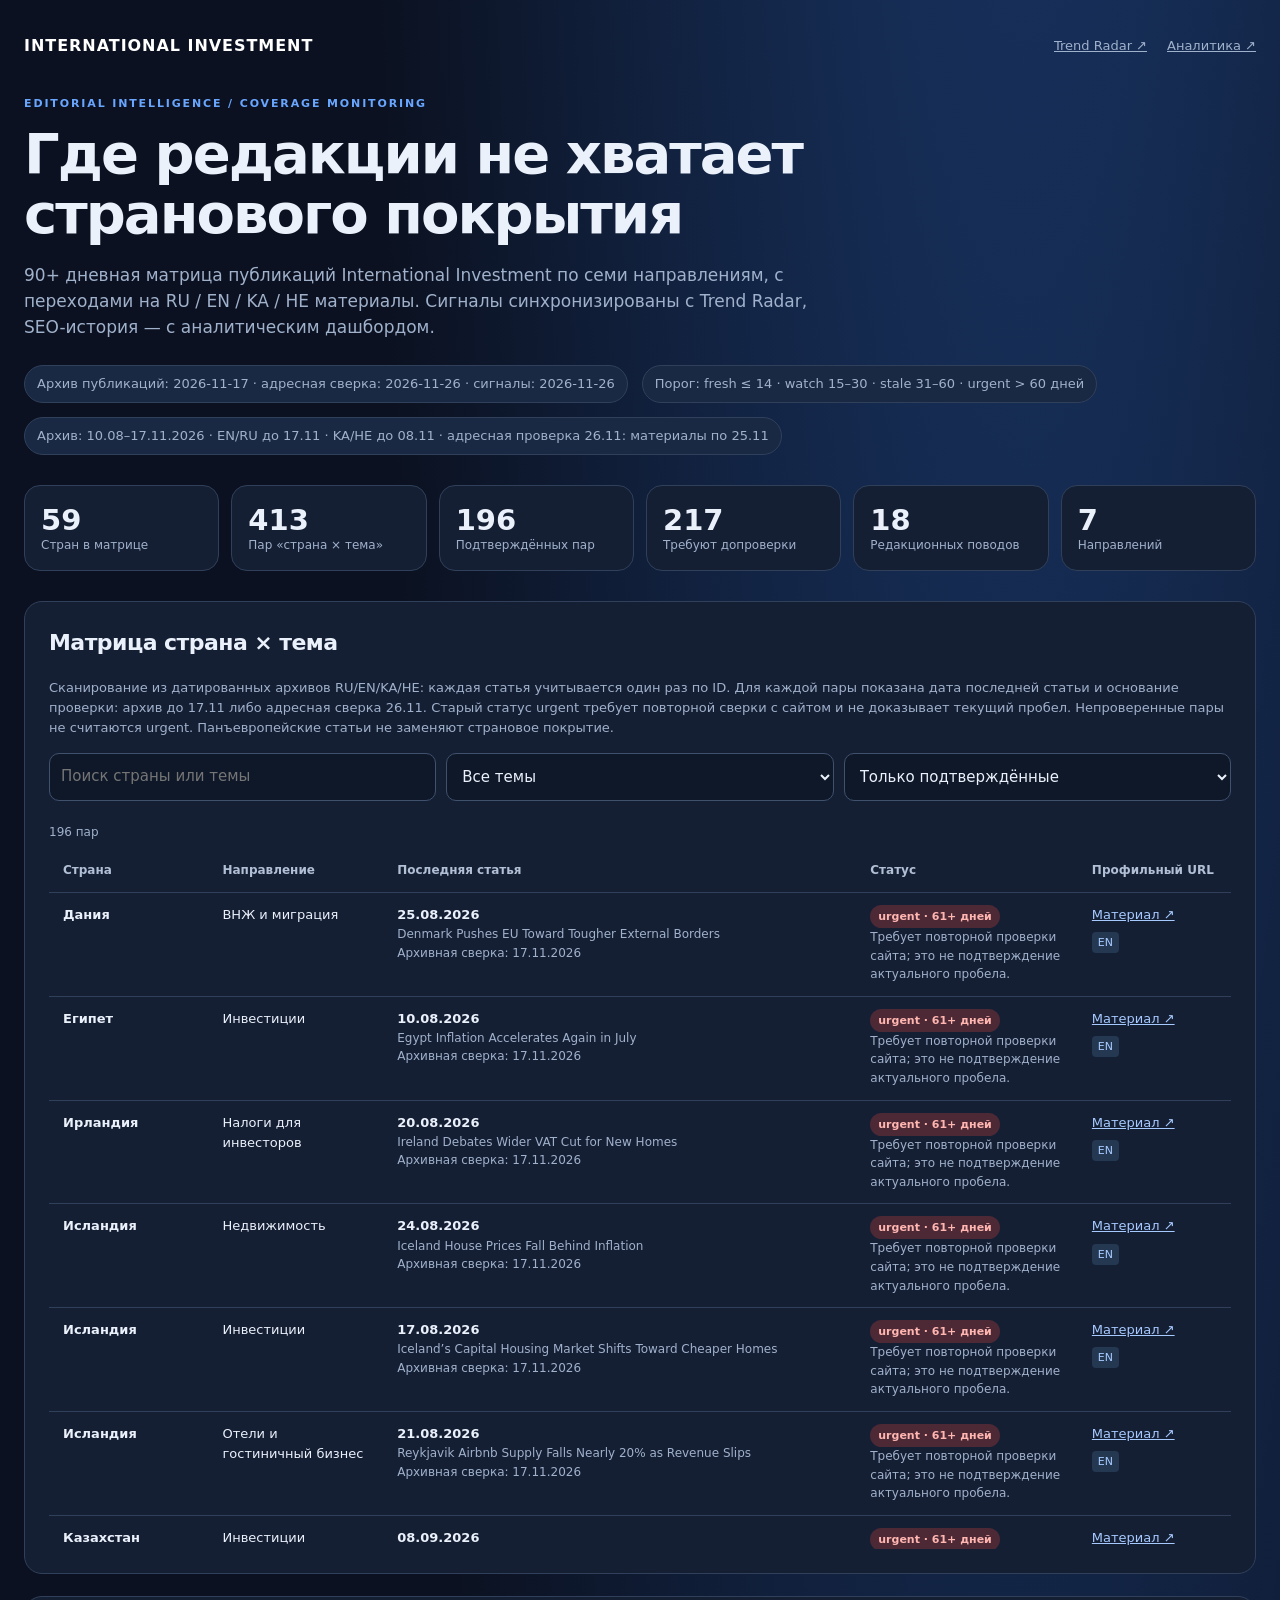
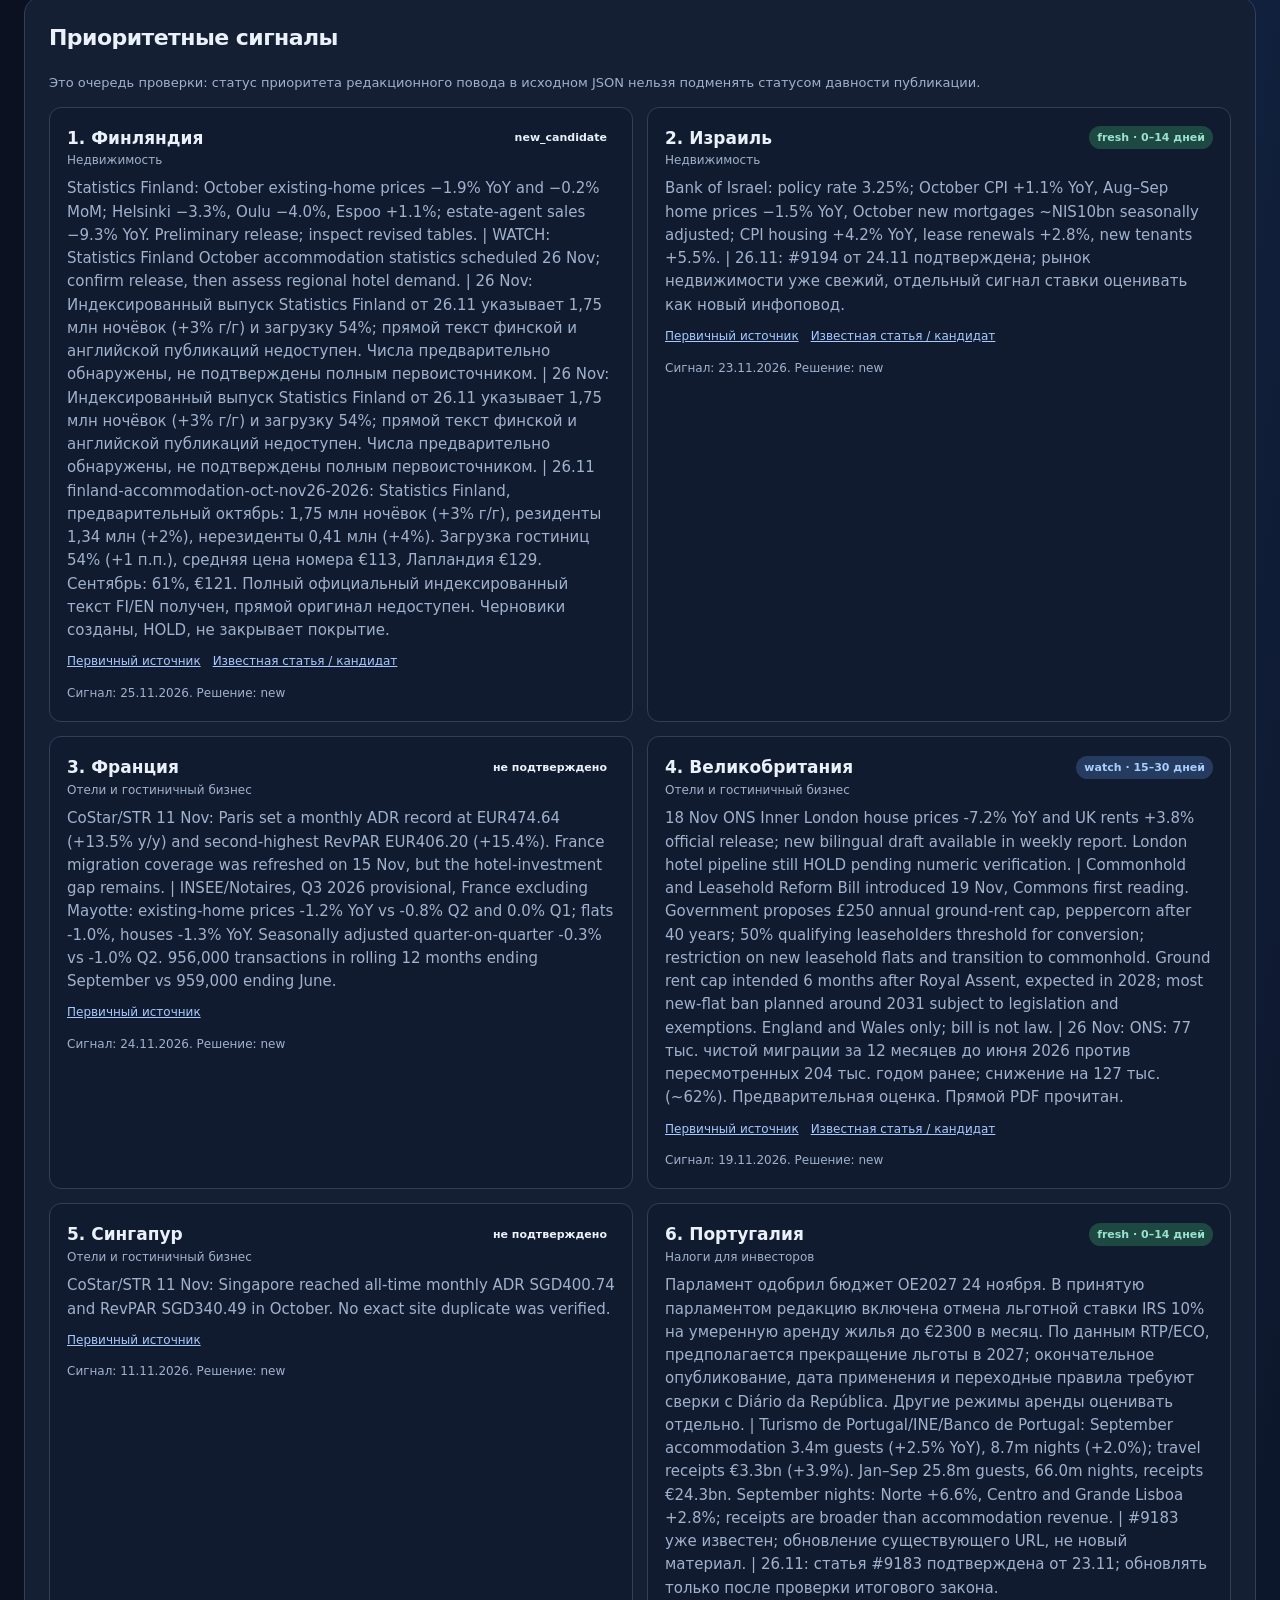
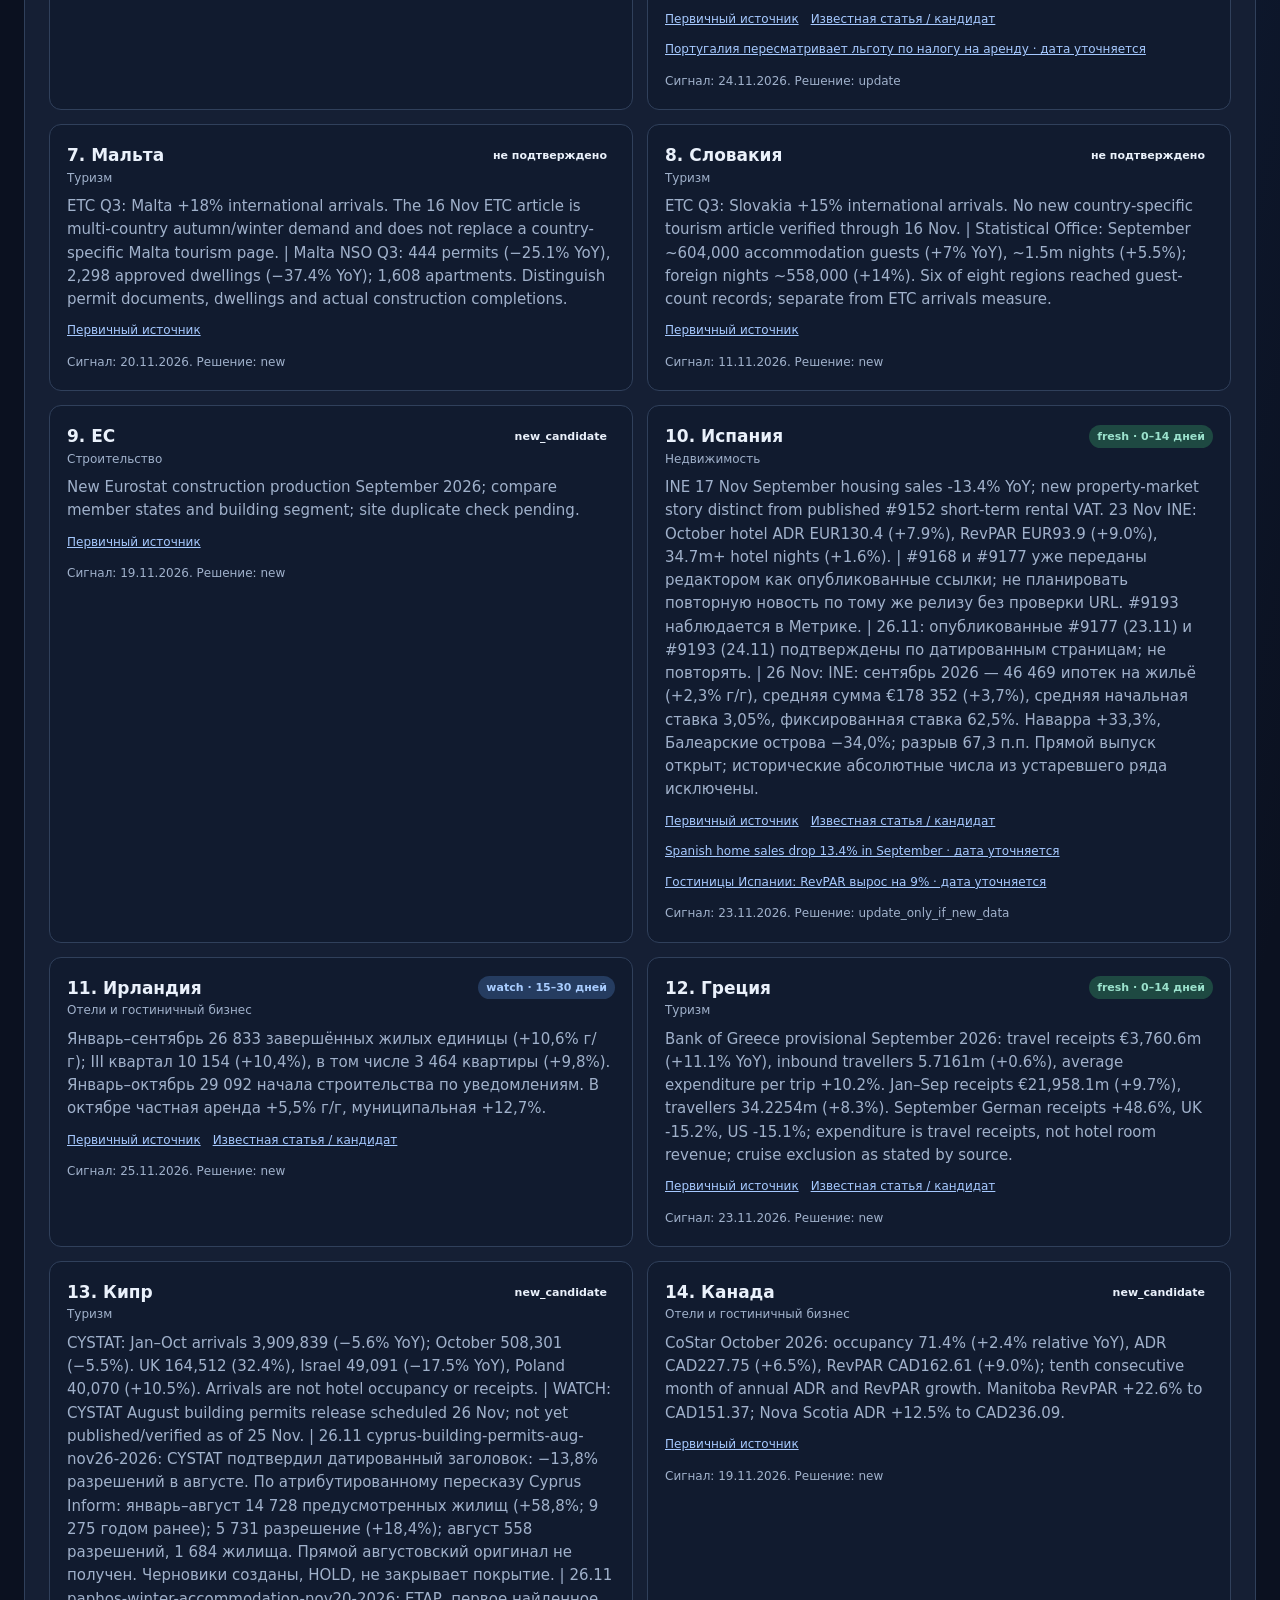
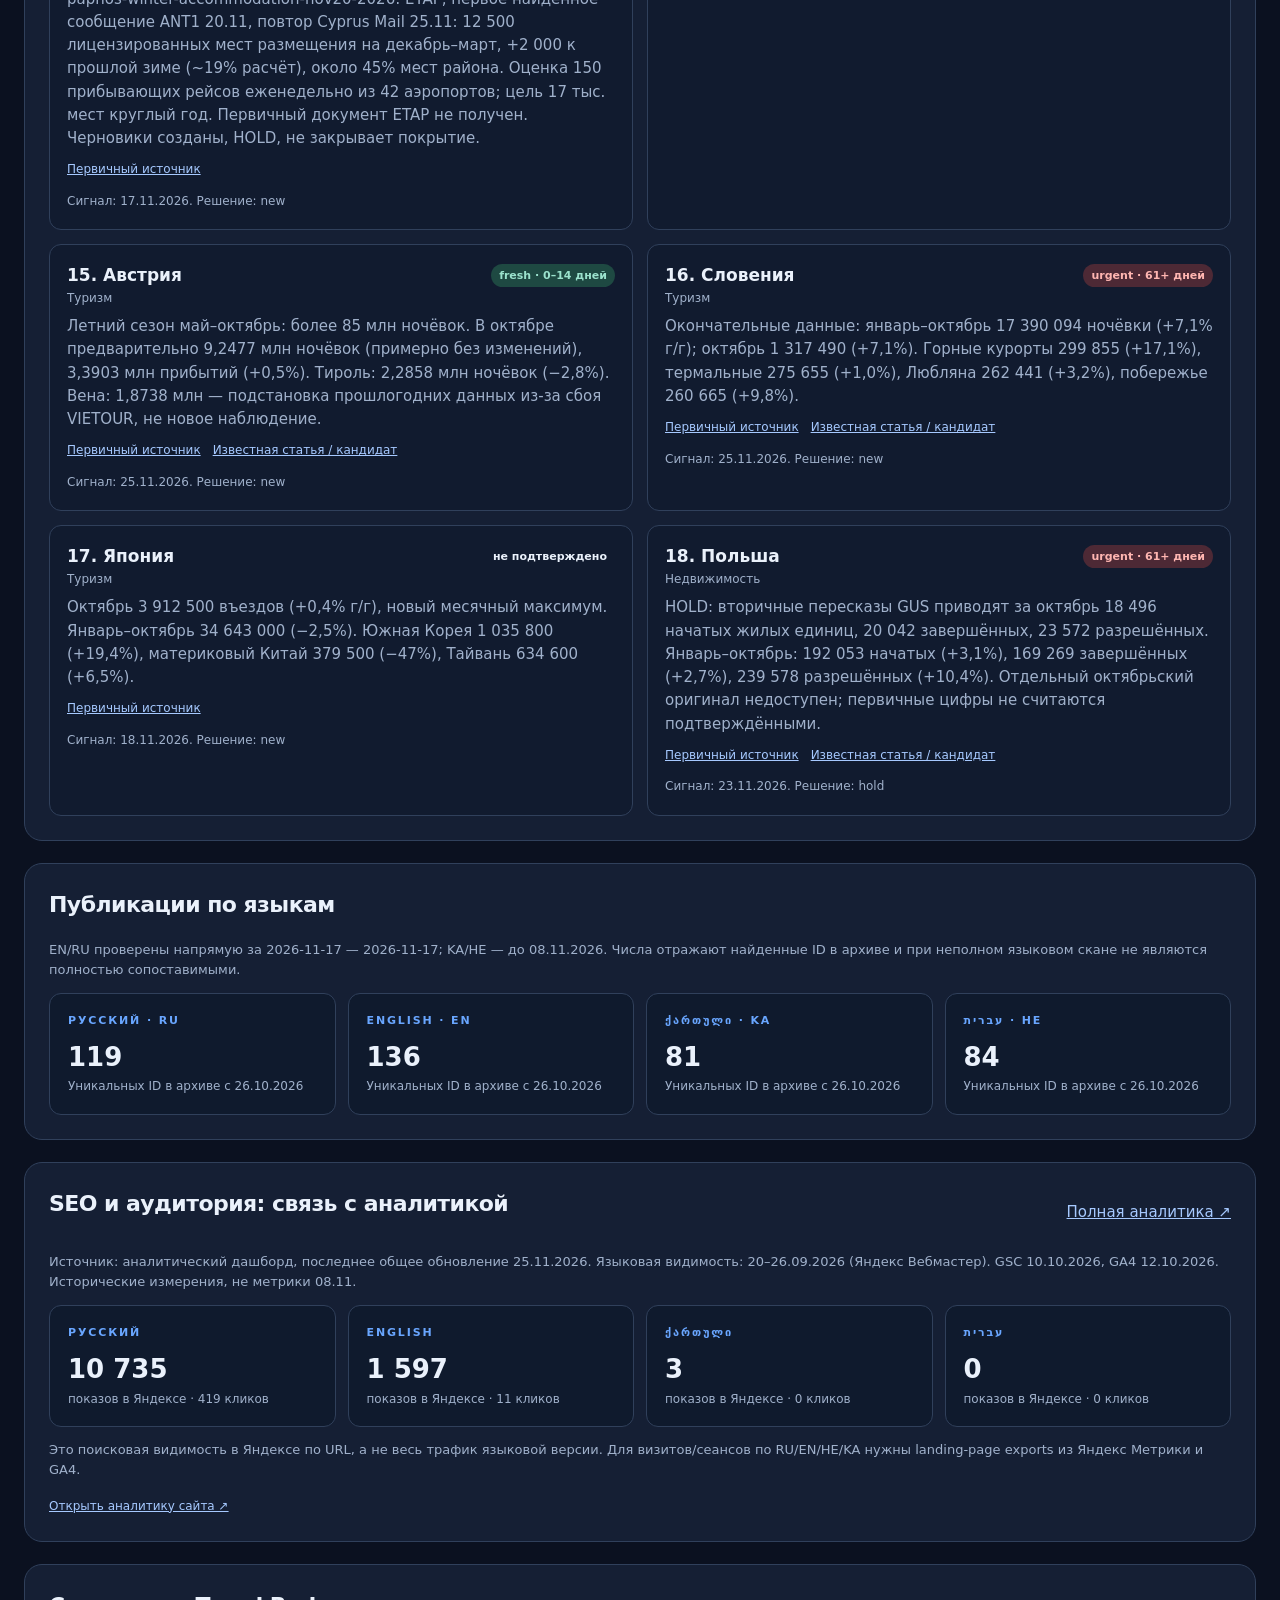
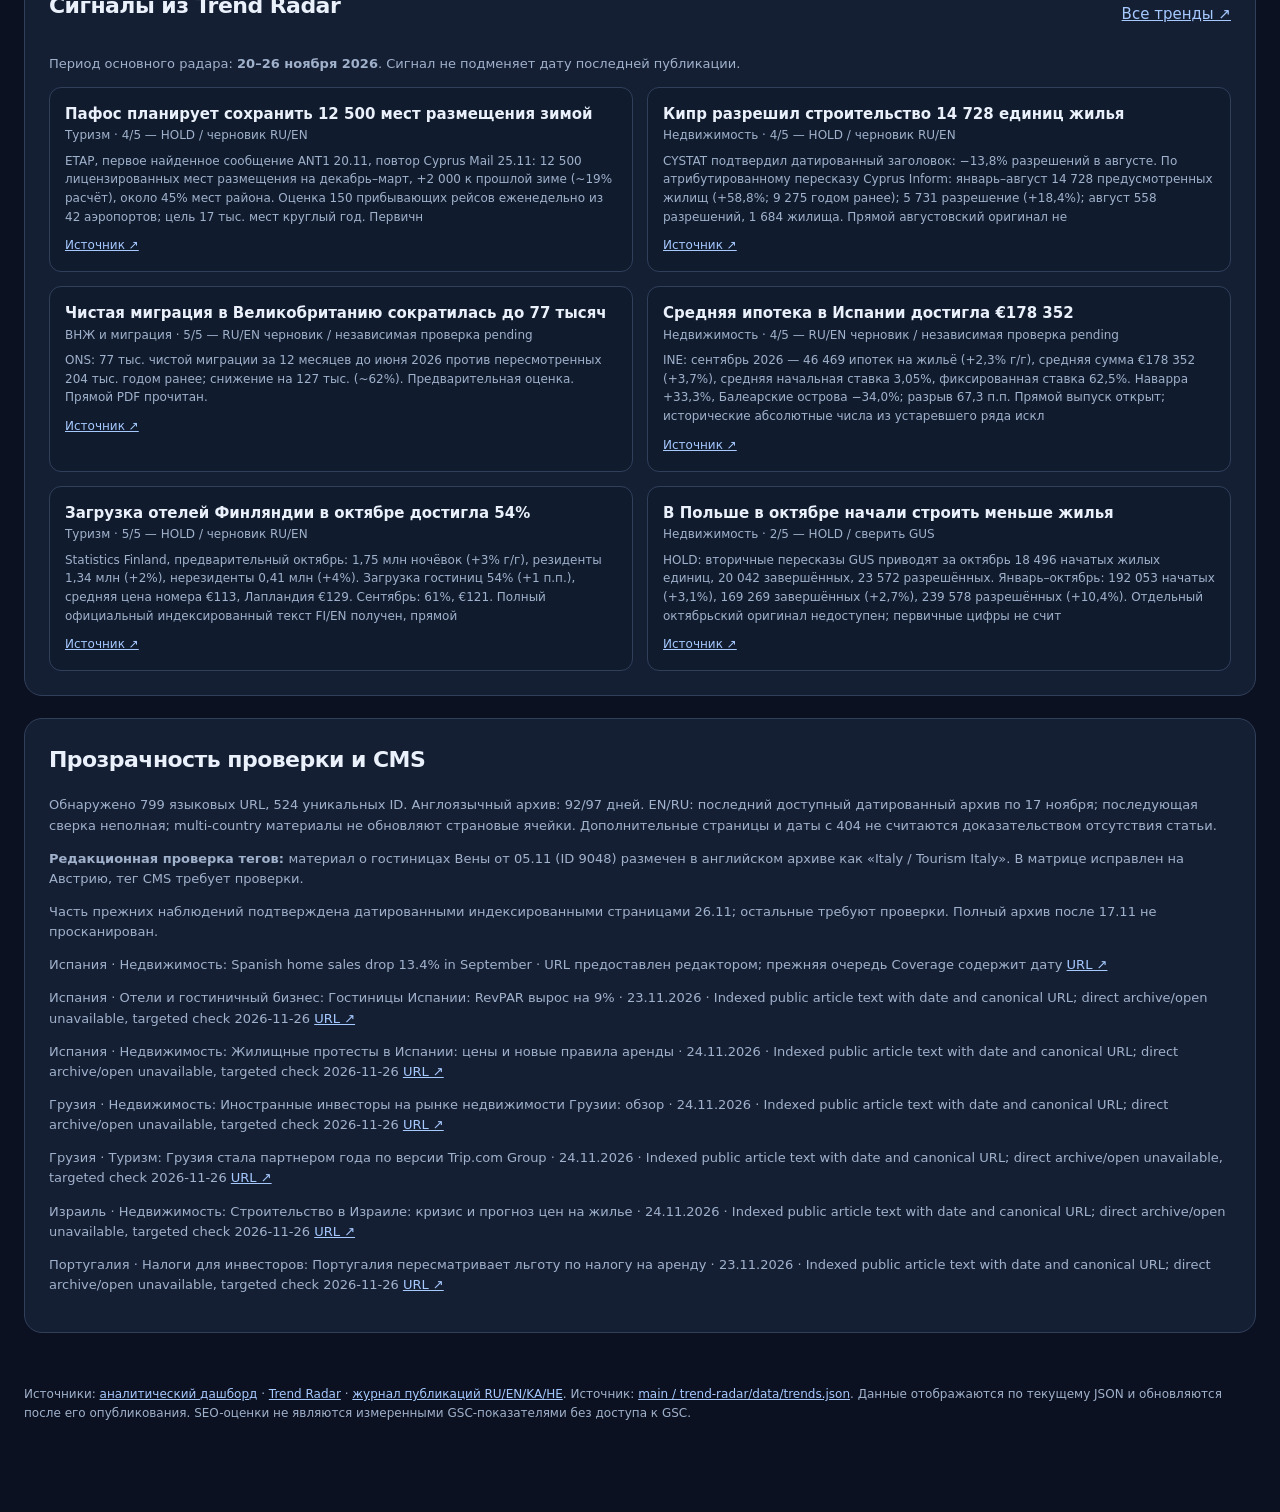
<file: trend-radar/coverage.html>
<!doctype html>
<html lang="ru"><head><meta charset="utf-8"><meta name="viewport" content="width=device-width,initial-scale=1"><title>International Investment — Coverage Monitor</title>
<style>
:root{color-scheme:dark;--bg:#0b1120;--panel:#151f34;--soft:#1e2c46;--line:#30405b;--fg:#eaf1fb;--muted:#a0b1cb;--blue:#69a6ff;--red:#ff897f;--amber:#f4c678;--green:#6bd6ba}
*{box-sizing:border-box}body{margin:0;background:radial-gradient(ellipse at 80% -25%,#1b3b70 0%,transparent 47%),var(--bg);color:var(--fg);font:15px/1.55 system-ui,-apple-system,"Segoe UI",sans-serif}a{color:#a6c9ff}main{max-width:1370px;margin:auto;padding:34px 24px 90px}header{display:flex;justify-content:space-between;align-items:center;gap:20px;padding-bottom:36px}.brand{font-size:16px;letter-spacing:.06em;font-weight:800;color:white;text-decoration:none}.back{font-size:13px;color:var(--muted)}.eyebrow{text-transform:uppercase;letter-spacing:.17em;font-size:11px;font-weight:800;color:var(--blue)}h1{font-size:clamp(32px,5vw,56px);line-height:1.08;letter-spacing:-.035em;max-width:870px;margin:12px 0}h2{font-size:22px;letter-spacing:-.025em;margin:0 0 18px}.lead{max-width:800px;font-size:17px;color:var(--muted)}.meta{display:flex;gap:14px;flex-wrap:wrap;color:var(--muted);font-size:13px;margin:24px 0 30px}.meta span{background:#1a2943;border:1px solid var(--line);padding:8px 12px;border-radius:30px}.stats{display:grid;grid-template-columns:repeat(4,1fr);gap:12px;margin:30px 0}.stat{background:var(--panel);border:1px solid var(--line);border-radius:16px;padding:22px}.stat b{font-size:32px;line-height:1.25;display:block}.stat span{font-size:12px;color:var(--muted)}.block{background:var(--panel);border:1px solid var(--line);border-radius:18px;padding:24px;margin:22px 0}.controls{display:grid;grid-template-columns:1fr 1fr 1fr;gap:10px;margin:15px 0 22px}select,input{background:#0f1829;border:1px solid #40516e;color:var(--fg);border-radius:10px;padding:11px;width:100%;font:inherit}.scroll{overflow:auto}table{border-collapse:separate;border-spacing:0;width:100%;min-width:850px}th,td{border-bottom:1px solid var(--line);padding:12px 14px;text-align:left;vertical-align:top}th{color:#b2c0d6;font-size:12px;font-weight:700;white-space:nowrap}td{font-size:13px}.country{font-weight:750;min-width:140px}.tag{display:inline-flex;font-size:11px;font-weight:750;padding:3px 8px;border-radius:99px;white-space:nowrap}.urgent{background:#4d2935;color:#ffb6b1}.stale{background:#523c24;color:#ffdb97}.watch{background:#253c60;color:#a9cdff}.fresh{background:#1e4942;color:#9be2cd}.unknown{background:#334051;color:#bdcadb}.notes{color:var(--muted);font-size:12px}.list{display:grid;grid-template-columns:repeat(2,minmax(0,1fr));gap:14px}.gap{padding:17px;border:1px solid var(--line);background:#111b2f;border-radius:12px}.gap strong{font-size:17px}.gap p{color:var(--muted);margin:8px 0 0}.gap a{font-size:12px}.hint{color:var(--muted);font-size:13px}.empty{padding:24px;color:var(--muted)}footer{font-size:12px;color:var(--muted);padding-top:30px}@media(max-width:850px){.stats{grid-template-columns:repeat(2,1fr)}.controls{grid-template-columns:1fr}.list{grid-template-columns:1fr}main{padding:20px 14px}header{align-items:flex-start}}
.toplinks{display:flex;gap:20px;flex-wrap:wrap}.stats{grid-template-columns:repeat(6,1fr)}.stat{padding:16px}.stat b{font-size:29px}.stat span{line-height:1.3;display:block}.scroll{max-height:700px;overflow:auto}th{position:sticky;top:0;background:var(--panel);z-index:1}.shown{font-size:12px;color:var(--muted);padding:0 0 8px}.language-grid{display:grid;grid-template-columns:repeat(4,minmax(0,1fr));gap:12px}.language-card{padding:18px;border-radius:12px;background:#0f1a2d;border:1px solid var(--line)}.language-num{display:block;font-size:26px;margin-top:8px}.gap-head,.section-title{display:flex;align-items:center;justify-content:space-between;gap:12px}.gap-head .tag{flex-shrink:0}.links{display:flex;gap:12px;flex-wrap:wrap;margin:10px 0}.links a,.external-link{font-size:12px}.locale{display:flex;gap:5px;flex-wrap:wrap;margin-top:7px}.locale-link{padding:2px 6px;background:#253852;border-radius:4px;font-size:11px;text-decoration:none}.trend-card{border:1px solid var(--line);border-radius:12px;padding:15px;background:#101b2e}.trend-card p{font-size:12px;color:var(--muted);margin:7px 0}.trend-card a{font-size:12px}@media(max-width:1100px){.stats{grid-template-columns:repeat(3,1fr)}}@media(max-width:650px){.stats,.language-grid{grid-template-columns:repeat(2,1fr)}.toplinks{gap:10px}}
</style></head><body><main>
<header><a class="brand" href="https://internationalinvestment.biz/">INTERNATIONAL INVESTMENT</a><nav class="toplinks"><a class="back" href="./">Trend Radar ↗</a><a class="back" href="../">Аналитика ↗</a></nav></header>
<div class="eyebrow">Editorial Intelligence / Coverage monitoring</div><h1>Где редакции не хватает странового покрытия</h1><p class="lead">90+ дневная матрица публикаций International Investment по семи направлениям, с переходами на RU / EN / KA / HE материалы. Сигналы синхронизированы с Trend Radar, SEO-история — с аналитическим дашбордом.</p>
<div class="meta"><span id="audit">Дата аудита: загружается</span><span>Порог: fresh ≤ 14 · watch 15–30 · stale 31–60 · urgent &gt; 60 дней</span><span>Архив: 10.08–17.11.2026 · EN/RU до 17.11 · KA/HE до 08.11 · адресная проверка 26.11: материалы по 25.11</span></div>
<section class="stats"><div class="stat"><b id="countries">—</b><span>Стран в матрице</span></div><div class="stat"><b id="totalTopics">—</b><span>Пар «страна × тема»</span></div><div class="stat"><b id="verified">—</b><span>Подтверждённых пар</span></div><div class="stat"><b id="unverified">—</b><span>Требуют допроверки</span></div><div class="stat"><b id="signals">—</b><span>Редакционных поводов</span></div><div class="stat"><b>7</b><span>Направлений</span></div></section>
<section class="block"><h2>Матрица страна × тема</h2><p class="hint">Сканирование из датированных архивов RU/EN/KA/HE: каждая статья учитывается один раз по ID. Для каждой пары показана дата последней статьи и основание проверки: архив до 17.11 либо адресная сверка 26.11. Старый статус urgent требует повторной сверки с сайтом и не доказывает текущий пробел. Непроверенные пары не считаются urgent. Панъевропейские статьи не заменяют страновое покрытие.</p><div class="controls"><input id="search" placeholder="Поиск страны или темы"><select id="theme"><option value="">Все темы</option></select><select id="status"><option value="verified" selected>Только подтверждённые</option><option value="">Все пары</option><option value="urgent">Urgent</option><option value="stale">Stale</option><option value="watch">Watch</option><option value="fresh">Fresh</option><option value="unverified">Не подтверждено</option></select></div><div class="shown" id="shownCount">Загрузка…</div><div class="scroll"><table><thead><tr><th>Страна</th><th>Направление</th><th>Последняя статья</th><th>Статус</th><th>Профильный URL</th></tr></thead><tbody id="matrix"><tr><td colspan="5">Загрузка данных...</td></tr></tbody></table></div></section>
<section class="block"><h2>Приоритетные сигналы</h2><p class="hint">Это очередь проверки: статус приоритета редакционного повода в исходном JSON нельзя подменять статусом давности публикации.</p><div class="list" id="gaps"></div></section>
<section class="block"><h2>Публикации по языкам</h2><p class="hint" id="languageNote">Сопоставление выпусков RU/EN/KA/HE.</p><div class="language-grid" id="languages"></div></section>
<section class="block"><div class="section-title"><h2>SEO и аудитория: связь с аналитикой</h2><a href="../">Полная аналитика ↗</a></div><div id="analytics">Загрузка сохранённого среза…</div></section>
<section class="block"><div class="section-title"><h2>Сигналы из Trend Radar</h2><a href="./">Все тренды ↗</a></div><p class="hint">Период основного радара: <strong id="radarPeriod">—</strong>. Сигнал не подменяет дату последней публикации.</p><div class="list" id="radarFeed"></div></section>
<section class="block"><h2>Прозрачность проверки и CMS</h2><div id="quality">Загрузка результатов архива…</div></section>
<footer>Источники: <a href="../">аналитический дашборд</a> · <a href="./">Trend Radar</a> · <a href="https://github.com/darovska/hw03_forms_test/blob/main/trend-radar/data/coverage-publications.json">журнал публикаций RU/EN/KA/HE</a>. Источник: <a href="https://github.com/darovska/hw03_forms_test/blob/main/trend-radar/data/trends.json">main / trend-radar/data/trends.json</a>. Данные отображаются по текущему JSON и обновляются после его опубликования. SEO-оценки не являются измеренными GSC-показателями без доступа к GSC.</footer>
</main><script src="./coverage-app.js?v=20261126" defer></script></body></html>
</file>
<file: trend-radar/styles.css>
:root{--bg:#f5f6f7;--panel:#fff;--ink:#101418;--muted:#66707a;--line:#dfe3e6;--soft:#eef1f3;--accent:#0f5c4d;--high:#9b2c2c;--medium:#8a5a00}
*{box-sizing:border-box}body{margin:0;background:var(--bg);color:var(--ink);font-family:Inter,ui-sans-serif,system-ui,-apple-system,BlinkMacSystemFont,"Segoe UI",sans-serif}button,select{font:inherit}button{cursor:pointer}.page-shell{width:min(1240px,calc(100% - 32px));margin:auto;padding:24px 0 42px}.topbar{display:flex;justify-content:space-between;gap:16px;align-items:center;padding-bottom:22px;border-bottom:1px solid var(--line)}.brand{font-weight:800;text-decoration:none}.eyebrow{margin:0 0 6px;color:var(--muted);text-transform:uppercase;letter-spacing:.12em;font-size:11px;font-weight:800}.report-link,.chip{border:1px solid var(--line);background:var(--panel);border-radius:999px;padding:10px 14px;text-decoration:none;color:inherit}.hero{display:grid;grid-template-columns:1.5fr .5fr;gap:28px;align-items:end;padding:52px 0 30px}h1,h2,h3,p{margin-top:0}h1{font-size:clamp(34px,5vw,64px);line-height:1.02;margin-bottom:16px;max-width:850px;letter-spacing:-.045em}h2{font-size:clamp(24px,3vw,34px);letter-spacing:-.03em;margin-bottom:0}h3{font-size:18px;line-height:1.25;margin-bottom:8px}.hero-copy{max-width:780px;color:var(--muted);font-size:18px;line-height:1.55;margin-bottom:0}.period-card{border-left:3px solid var(--ink);padding:6px 0 6px 18px;display:grid;gap:5px}.period-card span,.period-card small,.muted{color:var(--muted)}.period-card strong{font-size:21px}.stats{display:grid;grid-template-columns:repeat(3,1fr);gap:12px;margin-bottom:18px}.stats article{background:var(--panel);border:1px solid var(--line);border-radius:16px;padding:18px;display:flex;align-items:baseline;justify-content:space-between}.stats span{color:var(--muted);font-size:14px}.stats strong{font-size:30px}.controls{display:flex;justify-content:space-between;align-items:flex-end;gap:16px;margin:26px 0 18px}.filter-group{display:grid;gap:8px}.chips{display:flex;gap:8px;flex-wrap:wrap}.chip.is-active{background:var(--ink);color:#fff;border-color:var(--ink)}.priority-control{display:grid;gap:8px;min-width:170px}.filter-group>span,.priority-control>span{font-size:12px;color:var(--muted);font-weight:700}select{border:1px solid var(--line);border-radius:10px;padding:10px 12px;background:var(--panel)}.radar-panel,.work-now,.seo-section{margin-top:18px;background:var(--panel);border:1px solid var(--line);border-radius:20px;padding:22px}.section-head{display:flex;justify-content:space-between;gap:20px;align-items:end;margin:8px 0 18px}.legend{display:flex;gap:12px;flex-wrap:wrap;color:var(--muted);font-size:12px}.dot{width:9px;height:9px;border-radius:50%;display:inline-block;margin-right:5px}.dot-seo{background:#c05621}.dot-active{background:var(--accent)}.radar-wrap{overflow-x:auto;border:1px solid var(--line);border-radius:16px;background:linear-gradient(180deg,#fff,#fafbfc)}#radar{width:100%;min-width:760px;display:block}.axis-label{fill:var(--muted);font-size:13px}.grid-line{stroke:#e6e9eb;stroke-width:1}.quad-label{fill:#83909a;font-size:16px;font-weight:700}.bubble{cursor:pointer;stroke:#fff;stroke-width:3;opacity:.9}.bubble:hover,.bubble:focus{opacity:1;stroke:#111;stroke-width:4;outline:none}.bubble-label{font-size:12px;font-weight:800;fill:#111;pointer-events:none}.trend-detail{margin-top:14px;border-top:1px solid var(--line);padding-top:16px;min-height:70px}.detail-grid{display:grid;grid-template-columns:1fr 1fr;gap:14px}.detail-block,.work-item,.seo-card{background:var(--soft);border-radius:12px;padding:14px}.detail-block span{display:block;color:var(--muted);font-size:11px;font-weight:800;text-transform:uppercase;letter-spacing:.08em;margin-bottom:5px}.badges{display:flex;gap:7px;flex-wrap:wrap;margin-bottom:10px}.badge{display:inline-flex;border-radius:999px;padding:5px 8px;font-size:11px;font-weight:800;background:#edf1f3}.badge.high{background:#f7e3e3;color:var(--high)}.badge.medium{background:#f5ead6;color:var(--medium)}.badge.growing{background:#dff1e9;color:#176b4d}.badge.stable{background:#e7edf2;color:#4b5f73}.work-grid{display:grid;grid-template-columns:repeat(3,1fr);gap:12px}.trend-grid{display:grid;grid-template-columns:repeat(2,1fr);gap:12px;margin-top:16px}.trend-card{border:1px solid var(--line);background:var(--panel);border-radius:16px;padding:18px;text-align:left}.trend-card p{color:var(--muted);line-height:1.45}.card-meta{display:flex;justify-content:space-between;gap:12px;margin-top:12px;font-size:12px;color:var(--muted)}.seo-grid{display:grid;grid-template-columns:repeat(5,1fr);gap:10px}.seo-card{border:1px solid var(--line);background:#fbfcfc}.seo-card h3{font-size:15px}.seo-card p{color:var(--muted);font-size:13px;line-height:1.4;margin-bottom:0}.source-list a{color:var(--accent)}footer{display:flex;justify-content:space-between;gap:12px;color:var(--muted);border-top:1px solid var(--line);margin-top:30px;padding-top:20px;font-size:13px}
.view-tabs{display:flex;gap:8px;margin:18px 0 0}.view-tab{border:1px solid var(--line);background:var(--panel);border-radius:999px;padding:10px 14px;color:var(--muted);white-space:nowrap}.view-tab.is-active{background:var(--ink);border-color:var(--ink);color:#fff}.history-view{padding-top:34px}.history-hero{padding:14px 0 24px}.history-list{display:grid;gap:14px}.history-card{background:var(--panel);border:1px solid var(--line);border-radius:18px;padding:20px}.history-card-head{display:flex;justify-content:space-between;gap:16px;align-items:flex-start}.history-card h2{font-size:24px;margin-bottom:6px}.history-card .summary{font-size:16px;line-height:1.55;color:var(--ink);margin:16px 0}.history-points{display:grid;grid-template-columns:repeat(3,1fr);gap:10px}.history-point{background:var(--soft);border-radius:12px;padding:13px}.history-point span{display:block;color:var(--muted);font-size:11px;text-transform:uppercase;letter-spacing:.08em;font-weight:800;margin-bottom:5px}.history-links{display:flex;gap:12px;flex-wrap:wrap;margin-top:14px}.history-links a{color:var(--accent)}
.source-principle{background:#eef5f2;border:1px solid #d7e7e0;border-radius:16px;padding:16px 18px;margin-bottom:18px;line-height:1.5}.source-groups{display:grid;gap:20px}.source-group{background:var(--panel);border:1px solid var(--line);border-radius:18px;padding:20px}.source-group-head{display:flex;justify-content:space-between;gap:14px;align-items:baseline;margin-bottom:14px}.source-group-head h2{font-size:24px}.source-group-head p{margin:0;color:var(--muted);font-size:13px}.source-grid{display:grid;grid-template-columns:repeat(3,1fr);gap:12px}.source-card{border:1px solid var(--line);border-radius:14px;padding:15px;background:#fbfcfc}.source-card-top{display:flex;justify-content:space-between;gap:10px;align-items:flex-start;margin-bottom:8px}.source-card h3{font-size:16px;margin:0}.source-card a{color:var(--accent);text-decoration:none}.source-card p{font-size:13px;color:var(--muted);line-height:1.45;margin:8px 0 0}.source-meta{display:flex;gap:6px;flex-wrap:wrap;margin-top:10px}.source-tag{font-size:10px;font-weight:800;text-transform:uppercase;letter-spacing:.06em;background:var(--soft);border-radius:999px;padding:5px 7px}.source-tag.core{background:#dff1e9;color:#176b4d}.source-tag.verify{background:#e7edf2;color:#4b5f73}.source-tag.support{background:#f5ead6;color:#8a5a00}
@media(max-width:900px){.hero{grid-template-columns:1fr}.stats{grid-template-columns:1fr}.controls{align-items:stretch;flex-direction:column}.priority-control{width:100%}.work-grid,.seo-grid{grid-template-columns:repeat(2,1fr)}.trend-grid{grid-template-columns:1fr}.detail-grid{grid-template-columns:1fr}.history-points{grid-template-columns:1fr}.source-grid{grid-template-columns:repeat(2,1fr)}}
@media(max-width:560px){.page-shell{width:min(100% - 20px,1240px);padding-top:14px}.topbar{align-items:flex-start;flex-direction:column}.hero{padding-top:34px}.radar-panel,.work-now,.seo-section{padding:14px}.work-grid,.seo-grid,.source-grid{grid-template-columns:1fr}.section-head,.history-card-head,.source-group-head{align-items:flex-start;flex-direction:column}footer{flex-direction:column}.view-tabs{overflow-x:auto;padding-bottom:2px}}
.seo-signal-summary{display:grid;grid-template-columns:repeat(3,1fr);gap:12px;margin-bottom:18px}
.seo-signal-summary article{background:var(--panel);border:1px solid var(--line);border-radius:16px;padding:18px;display:flex;align-items:baseline;justify-content:space-between;gap:10px}
.seo-signal-summary span{color:var(--muted);font-size:14px}.seo-signal-summary strong{font-size:28px}
.seo-signal-list{display:grid;gap:12px}.seo-signal-card{background:var(--panel);border:1px solid var(--line);border-radius:16px;padding:18px}
.seo-signal-card-head{display:flex;justify-content:space-between;gap:14px;align-items:flex-start}.seo-signal-card h3{margin-bottom:4px}.seo-signal-card .url{font-size:12px;color:var(--muted);overflow-wrap:anywhere}
.seo-metrics{display:grid;grid-template-columns:repeat(6,1fr);gap:8px;margin-top:14px}.seo-metric{background:var(--soft);border-radius:10px;padding:10px}.seo-metric span{display:block;color:var(--muted);font-size:10px;text-transform:uppercase;letter-spacing:.07em;font-weight:800;margin-bottom:4px}.seo-metric strong{font-size:15px}
.seo-action{margin-top:14px;border-left:3px solid var(--accent);padding-left:12px}.seo-action span{display:block;color:var(--muted);font-size:11px;text-transform:uppercase;letter-spacing:.07em;font-weight:800;margin-bottom:4px}
.seo-empty{background:var(--panel);border:1px dashed var(--line);border-radius:16px;padding:22px;color:var(--muted)}
@media(max-width:900px){.seo-signal-summary{grid-template-columns:1fr}.seo-metrics{grid-template-columns:repeat(3,1fr)}}
@media(max-width:560px){.seo-metrics{grid-template-columns:repeat(2,1fr)}.seo-signal-card-head{flex-direction:column}}

.coverage-section{margin-top:18px;background:var(--panel);border:1px solid var(--line);border-radius:20px;padding:22px}
.coverage-note{color:var(--muted);line-height:1.55;max-width:900px}
.coverage-grid{display:grid;grid-template-columns:repeat(2,1fr);gap:12px}
.coverage-card{border:1px solid var(--line);border-radius:14px;padding:16px;background:#fbfcfc}
.coverage-card-head{display:flex;justify-content:space-between;gap:12px;align-items:flex-start}
.coverage-card h3{margin-bottom:5px}.coverage-meta{color:var(--muted);font-size:12px;line-height:1.45}
.coverage-topics{display:flex;gap:6px;flex-wrap:wrap;margin-top:12px}.coverage-topic{font-size:11px;border-radius:999px;background:var(--soft);padding:6px 8px;font-weight:700}
.coverage-topic.stale{background:#f5ead6;color:#8a5a00}.coverage-topic.urgent{background:#f7e3e3;color:#9b2c2c}
.coverage-reason{margin-top:12px;border-left:3px solid var(--accent);padding-left:10px;font-size:13px;line-height:1.45}
@media(max-width:900px){.coverage-grid{grid-template-columns:1fr}}

.today-section{margin:18px 0;background:var(--panel);border:1px solid var(--line);border-radius:20px;padding:22px}
.daily-update-grid{display:grid;grid-template-columns:repeat(3,1fr);gap:12px}
.daily-update-card{background:#fbfcfc;border:1px solid var(--line);border-radius:14px;padding:16px}
.daily-update-card h3{margin-bottom:8px}.daily-update-card p{color:var(--muted);line-height:1.5;margin-bottom:10px}
.daily-update-card .today-action{border-left:3px solid var(--accent);padding-left:10px;color:var(--ink);font-size:13px}
.daily-update-card a{color:var(--accent);text-decoration:none;font-size:12px}
@media(max-width:900px){.daily-update-grid{grid-template-columns:1fr}}
</file>
